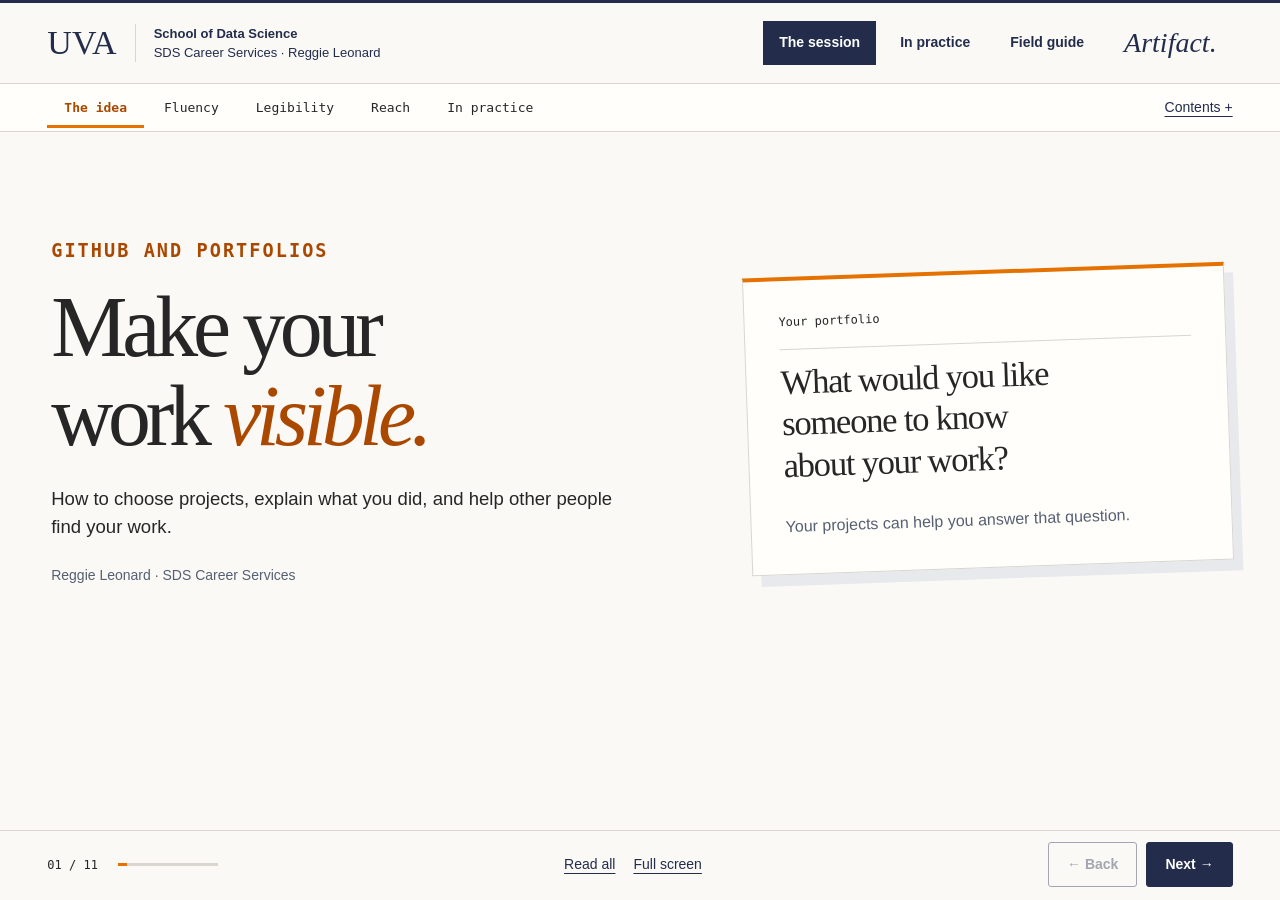
<file: index.html>
<!doctype html>
<html lang="en">
<head>
<meta charset="utf-8"><meta name="viewport" content="width=device-width,initial-scale=1">
<meta name="theme-color" content="#232D4B">
<meta name="description" content="A practical GitHub and portfolio workshop with Artifact's collection and writing kit. UVA School of Data Science, SDS Career Services.">
<meta http-equiv="Content-Security-Policy" content="default-src 'none'; script-src 'sha256-JcI5zgwdAKLTSM349fW0/XChAslTmvUOJd3Xo9PEp7k='; style-src 'unsafe-inline'; img-src data: blob:; font-src 'none'; connect-src 'none'; object-src 'none'; base-uri 'none'; form-action 'none'">
<title>Make Your Work Visible | SDS Career Services</title>
<style>:root{--navy:#232D4B;--orange:#E57200;--accent:#AA4800;--paper:#FAF9F6;--cream:#F5F3EC;--white:#fffefb;--ink:#262626;--muted:#566072;--line:#D8D6CF;--soft:#EEF0F3;--tint:#F5E9D8;--serif:Georgia,'Times New Roman',serif;--sans:-apple-system,BlinkMacSystemFont,'Segoe UI',Arial,sans-serif;--mono:ui-monospace,SFMono-Regular,Consolas,monospace}
*{box-sizing:border-box}html{scroll-behavior:smooth}body{margin:0;color:var(--ink);background:var(--paper);font-family:var(--sans);line-height:1.55}h1,h2,h3,p{margin-top:0}h1,h2{font-family:var(--serif);font-weight:400;letter-spacing:-.035em;line-height:1.13}button,input,textarea,select{font:inherit}button{cursor:pointer}button,a{-webkit-tap-highlight-color:transparent}button:disabled{cursor:default;opacity:.4}a{color:var(--navy);text-underline-offset:4px}button:focus-visible,a:focus-visible,input:focus-visible,textarea:focus-visible,summary:focus-visible,[tabindex]:focus-visible{outline:3px solid var(--accent);outline-offset:4px}button{color:inherit}a{overflow-wrap:anywhere}[hidden]{display:none!important}.sr-only{position:absolute;width:1px;height:1px;padding:0;margin:-1px;overflow:hidden;clip:rect(0,0,0,0);white-space:nowrap;border:0}.skip{position:absolute;left:16px;top:-100px;background:white;padding:12px;z-index:100}.skip:focus{top:10px}.eyebrow{font:600 12px/1.5 var(--mono);letter-spacing:.11em;text-transform:uppercase;color:var(--accent);margin-bottom:18px}.lead{font-size:clamp(18px,1.65vw,24px);line-height:1.5;max-width:880px}.small{font-size:14px;color:var(--muted);line-height:1.55}.button{display:inline-flex;gap:8px;align-items:center;justify-content:center;min-height:44px;padding:11px 18px;border:1px solid var(--navy);background:var(--navy);color:white;font-weight:600;font-size:14px;text-decoration:none;border-radius:3px}.button.secondary{background:transparent;color:var(--navy)}.buttonrow{display:flex;flex-wrap:wrap;gap:12px;align-items:center;margin:22px 0}.textbutton{border:0;background:none;color:var(--navy);padding:7px 0;text-decoration:underline;text-underline-offset:4px;font-size:14px}.masthead{display:flex;align-items:center;gap:24px;justify-content:space-between;padding:13px clamp(20px,3.7vw,64px);border-top:3px solid var(--navy);border-bottom:1px solid var(--line);min-height:74px}.brand{display:flex;align-items:center;text-align:left;gap:18px;border:0;background:none;padding:0;color:var(--navy)}.uva{font:34px var(--serif);border-right:1px solid var(--line);padding-right:18px}.brandtext{display:grid;font-size:13px;line-height:1.5}.mainnav{display:flex;gap:8px;align-items:center}.mainnav button{border:0;background:none;padding:11px 16px;font-size:14px;font-weight:600;min-height:44px;color:var(--navy)}.mainnav button[aria-current=page]{color:white;background:var(--navy)}.mainnav .artifact-word{font:italic 28px var(--serif);font-weight:400}.sectionbar{display:flex;align-items:center;justify-content:space-between;border-bottom:1px solid var(--line);padding:0 clamp(20px,3.7vw,64px);background:var(--white);min-height:48px}#chapter-nav{display:flex;flex-wrap:wrap;gap:3px}#chapter-nav button{background:none;border:0;border-bottom:3px solid transparent;padding:13px 17px 10px;font:13px var(--mono)}#chapter-nav button[aria-current=step]{color:var(--accent);border-bottom-color:var(--orange);font-weight:600}.stage{max-width:1700px;padding:32px clamp(24px,4vw,68px) 24px;margin:auto;min-height:calc(100dvh - 202px)}.slide{animation:enter .16s ease-out}.slide-title{font-size:clamp(36px,3.75vw,60px);margin-bottom:24px;max-width:1170px}.slide h2{font-size:clamp(23px,2vw,32px)}.slide p{font-size:clamp(17px,1.45vw,22px)}.slide .small{font-size:14px}.deckfooter{position:sticky;bottom:0;z-index:10;display:flex;align-items:center;justify-content:space-between;gap:18px;min-height:68px;border-top:1px solid var(--line);background:var(--paper);padding:10px clamp(20px,3.7vw,64px)}.progress-meta{display:flex;gap:20px;align-items:center;font:12px var(--mono)}.progress-track{height:3px;width:100px;background:var(--line)}.progress-track span{display:block;height:3px;background:var(--orange)}.deck-tools,.page-buttons{display:flex;gap:18px;align-items:center}.page-buttons{gap:9px}.cover-grid{display:grid;grid-template-columns:1.1fr .9fr;gap:9%;align-items:center;min-height:510px}.cover-grid h1{font-size:clamp(62px,6.7vw,104px);line-height:1.04;letter-spacing:-.06em;margin-bottom:24px}.cover-grid h1 em{color:var(--accent);font-weight:400}.cover-grid .lead{max-width:660px}.cover-grid .byline{font-size:14px;color:var(--muted);margin-top:24px}.cover-paper{background:var(--white);border:1px solid var(--line);border-top:4px solid var(--orange);padding:34px;box-shadow:9px 11px 0 #e7e9ec;transform:rotate(-2deg)}.cover-paper h2{font-size:clamp(28px,2.7vw,43px);line-height:1.2}.cover-paper .file-label{font:12px var(--mono);border-bottom:1px solid var(--line);padding-bottom:20px}.cover-paper p:last-child{font-size:16px;color:var(--muted);margin:25px 0 0}.concept-grid,.presence-grid,.permission-grid{display:grid;grid-template-columns:repeat(3,1fr);gap:36px}.concept-grid{margin-top:38px}.concept-grid article,.presence-grid article,.permission-grid article{border-top:3px solid var(--navy);padding-top:23px}.concept-grid .eyebrow{margin-bottom:18px}.concept-grid h2{font-size:32px;line-height:1.18;min-height:76px}.concept-grid p:not(.eyebrow){max-width:360px}.refrain{font-family:var(--serif);font-style:italic;font-size:clamp(23px,2.2vw,34px)!important;border-top:1px solid var(--line);padding-top:25px;margin:34px 0 12px}.note-grid{display:grid;grid-template-columns:repeat(3,1fr);gap:28px;margin-top:28px}.note{padding:28px 26px 20px;box-shadow:5px 7px 0 #e5e2d8;background:#F5E8BD;border-top:3px solid #DAC785;min-height:245px}.note:nth-child(2){background:#E8EDF0;border-color:#AEBBC9}.note:nth-child(3){background:#F1E2D5;border-color:#CDAF95}.note p{font-size:19px}.closing-line{margin-top:28px}.example-layout{display:grid;grid-template-columns:.8fr 1.2fr;gap:46px;align-items:start}.employer-card{background:var(--navy);color:white;padding:27px 30px}.employer-card .eyebrow{color:#FFC080}.employer-card h2{font-size:34px}.employer-card p{font-size:19px}.employer-card a{color:white;font-size:14px}.tabs{display:flex;flex-wrap:wrap;gap:7px;margin:0 0 24px}.tabs button{background:transparent;border:1px solid var(--line);padding:10px 16px;min-height:44px;font-size:14px;border-radius:3px}.tabs button[aria-pressed=true]{background:var(--navy);border-color:var(--navy);color:white}.example-body h2{font-size:31px}.example-body p{font-size:20px}.question-callout{padding:20px 22px;background:var(--cream);border-left:4px solid var(--orange);font-size:21px;margin-top:23px}.bridge-step{border-bottom:1px solid var(--line);padding:0 0 10px;margin:0 0 13px}.bridge-step b{font-size:13px;color:var(--accent);display:block;margin-bottom:4px}.bridge-step p{font-size:18px;margin-bottom:0}.slide-links{display:flex;flex-wrap:wrap;gap:14px 26px;border-top:1px solid var(--line);padding-top:16px;margin-top:26px}.slide-links a,.slide-links button{font-size:14px;text-decoration:underline;text-underline-offset:4px;color:var(--navy);border:0;background:none;padding:4px 0;text-align:left;min-height:30px}.capability-grid{display:grid;grid-template-columns:repeat(3,1fr);gap:18px 28px}.capability-grid article{border-top:2px solid var(--navy);padding-top:17px}.capability-grid h2{font-size:26px;margin-bottom:10px}.capability-grid p{font-size:18px;margin:0}.readme-layout{display:grid;grid-template-columns:1.4fr .7fr;gap:40px;align-items:start}.readme-paper{border:1px solid var(--line);background:var(--white)}.paper-toolbar{display:flex;align-items:center;justify-content:space-between;gap:15px;background:var(--soft);padding:12px 18px;font:12px var(--mono);border-bottom:1px solid var(--line)}.paper-toolbar .tabs{margin:0}.paper-toolbar button{padding:7px 12px;min-height:36px}.readme-paper #readme-example{padding:26px}.readme-paper h2{font-size:30px}.readme-paper p{font-size:19px}.readme-paper p:last-child{margin-bottom:0}.reader-questions h2{font-size:29px}.reader-questions ol{padding-left:23px;font-size:20px}.reader-questions li{padding:10px 0;border-bottom:1px solid var(--line)}.reader-questions .small{margin-top:20px}.presence-grid h2{font-size:30px}.presence-grid p{font-size:20px}.website-grid{display:grid;grid-template-columns:repeat(4,1fr);gap:24px;margin:26px 0}.website-grid article{padding:22px 0;border-top:3px solid var(--navy)}.website-grid h2{font-size:27px}.website-grid p{font-size:19px}.permission-grid{margin-top:35px}.permission-grid h2{font-size:29px}.permission-grid p{font-size:20px}.permission-note{background:var(--cream);padding:22px;margin-top:34px;font-size:19px!important}.message-paper{background:var(--white);border:1px solid var(--line);padding:28px 34px;max-width:1130px}.message-example{font-size:23px!important;line-height:1.6;margin-bottom:20px}.message-framework{border-top:1px solid var(--line);padding-top:18px;font-size:15px!important;color:var(--muted);margin:0}.practice-grid{display:grid;grid-template-columns:repeat(3,1fr);gap:18px;margin-top:25px}.practice-grid>button{text-align:left;background:var(--white);border:1px solid var(--line);border-top:3px solid var(--navy);padding:22px;min-height:130px;transition:border-color .15s}.practice-grid>button:hover{border-color:var(--accent);background:var(--cream)}.practice-grid h2{font-size:26px;margin-bottom:10px}.practice-grid p{font-size:17px;margin:0}.closing-grid{display:grid;grid-template-columns:1.15fr .85fr;gap:70px;align-items:center;min-height:500px}.closing-grid h1{font-size:clamp(45px,4.7vw,74px)}.closing-paper{padding:32px;background:var(--white);border-top:4px solid var(--orange)}.closing-paper h2{font-size:32px}.closing-paper p{font-size:20px}
/* Reference views */
.reference-page{max-width:1440px;padding:40px clamp(22px,4vw,64px) 70px;margin:auto}.reference-head{display:flex;justify-content:space-between;align-items:flex-start;gap:35px;margin-bottom:26px}.reference-head h1{font-size:clamp(44px,5vw,72px);margin:0 0 20px}.reference-head .button{white-space:nowrap}.reference-head .lead{font-size:20px;max-width:850px}.reference-head .eyebrow{margin-bottom:15px}.practice-links{display:flex;flex-wrap:wrap;gap:12px 28px;padding:20px 0;margin-bottom:24px;border-top:1px solid var(--line);border-bottom:1px solid var(--line)}.practice-links button{border:0;background:none;color:var(--navy);font-size:15px;padding:5px 0;text-decoration:underline;text-underline-offset:4px}.route-grid{display:grid;grid-template-columns:repeat(3,1fr);gap:24px}.route-card{padding:27px;background:var(--white);border:1px solid var(--line);border-top:3px solid var(--navy);display:flex;flex-direction:column;align-items:flex-start}.route-card h2{font-size:28px}.route-card p{font-size:16px}.route-card .button{margin-top:auto}.guide-layout{display:grid;grid-template-columns:225px minmax(0,1fr);gap:40px}.guide-layout nav{display:flex;flex-direction:column;gap:4px;position:sticky;top:15px;align-self:start}.guide-layout nav button{border:0;background:none;padding:11px 12px;text-align:left;font-size:14px;line-height:1.45;color:var(--navy)}.guide-layout nav button[aria-current=page]{background:var(--navy);color:white}.prose{font-size:17px;line-height:1.7}.prose h2{font-size:38px;margin-bottom:24px}.prose h3{font-family:var(--serif);font-size:28px;font-weight:400;margin:32px 0 15px}.prose li{margin:10px 0}.prose code{background:var(--soft);font-size:.86em;padding:2px 5px}.prose pre{white-space:pre-wrap;padding:20px;background:var(--soft);font-size:14px;line-height:1.6}.prose button{margin-right:8px}.prose .button{margin-bottom:9px}.guide-links{border-top:1px solid var(--line);margin-top:32px;padding-top:24px;display:flex;flex-wrap:wrap;gap:20px;align-items:center}.table-scroll{overflow-x:auto;margin:20px 0 28px}.table-scroll table{border-collapse:collapse;width:100%;min-width:500px;font-size:15px;line-height:1.6}th,td{text-align:left;vertical-align:top;padding:13px 14px;border-bottom:1px solid var(--line)}th{background:var(--soft);font-weight:600;color:var(--navy)}.prompt-list{display:flex;flex-wrap:wrap;gap:10px;margin-top:24px}.source-entry{padding:16px 0;border-bottom:1px solid var(--line)}.source-entry h3{font:600 18px/1.5 var(--sans);margin:7px 0}.source-entry p{font-size:15px;margin:5px 0}.source-meta{font-size:12px!important;color:var(--muted)}.searchfield{display:block;font-size:14px;margin:22px 0}.searchfield input,#source-search{display:block;width:100%;max-width:560px;margin:8px 0;padding:12px 14px;border:1px solid #a6adb8;background:var(--white);color:var(--ink);font-size:16px}.result-count{font-size:14px;color:var(--muted);margin:20px 0}.artifact-title{font-style:italic}.artifact-tabs,.lens-filters{display:flex;flex-wrap:wrap;gap:8px;margin-bottom:25px}.artifact-tabs button,.lens-filters button,.writing-nav button{background:none;border:1px solid var(--line);padding:11px 15px;min-height:44px;font-size:14px}.artifact-tabs button[aria-pressed=true],.lens-filters button[aria-pressed=true],.writing-nav button[aria-pressed=true]{background:var(--navy);color:white;border-color:var(--navy)}.collection-grid{display:grid;grid-template-columns:repeat(3,1fr);gap:26px}.portfolio-card,.reading-card{background:var(--white);border:1px solid var(--line);border-top:3px solid var(--navy);padding:28px;text-align:left;display:flex;flex-direction:column;align-items:flex-start}.portfolio-card:hover{border-color:var(--accent)}.portfolio-card h2,.reading-card h2{font-size:29px;margin-bottom:16px}.portfolio-card p,.reading-card p{font-size:16px}.portfolio-card .stage-label{font-size:13px;color:var(--muted)}.card-action{margin-top:auto;padding-top:20px;border-top:1px solid var(--line);font-size:14px;color:var(--navy);width:100%}.writing-layout{display:grid;grid-template-columns:180px minmax(0,1fr);gap:30px}.writing-nav{display:flex;flex-direction:column;gap:8px;align-self:start}.writing-nav button{text-align:left}.writing-paper{background:var(--white);border:1px solid var(--line);padding:35px}.writing-paper h2{font-size:36px}.writing-paper>p{font-size:17px}.writing-paper table{min-width:550px}.artifact-foot{margin-top:50px;border-top:1px solid var(--line);padding-top:24px;font-size:13px;color:var(--muted)}.contents-group h3{font:24px var(--serif);margin:24px 0 12px}.contents-group button{display:flex;gap:18px;align-items:flex-start;width:100%;text-align:left;background:none;border:0;border-bottom:1px solid var(--line);padding:11px 0;font-size:16px}.contents-group button span{font:12px var(--mono);padding-top:4px;color:var(--muted)}dialog{border:1px solid var(--line);background:var(--paper);color:var(--ink);width:min(850px,94vw);max-height:88dvh;padding:30px;border-radius:4px;box-shadow:0 24px 80px #0003}dialog::backdrop{background:#1521399c}.dialog-top{display:flex;gap:20px;align-items:flex-start;justify-content:space-between;margin-bottom:22px}.dialog-top h2{font-size:33px;margin:0}.dialog-close{border:1px solid var(--line);background:var(--white);padding:9px 14px;white-space:nowrap;min-height:44px}.dialog-steps{padding-left:25px}.dialog-steps li{padding:7px 0}.dialog-section{margin-top:25px;padding-top:22px;border-top:1px solid var(--line)}.task-card{padding:20px;background:var(--soft)}#copy-text{display:block;resize:vertical;width:100%;min-height:320px;max-height:55vh;white-space:pre-wrap;font:14px/1.6 var(--mono);padding:18px;background:var(--white);border:1px solid #a6adb8;color:var(--ink)}.notification{position:fixed;bottom:20px;left:50%;transform:translateX(-50%);background:var(--navy);color:white;padding:14px 20px;z-index:100;max-width:90vw;font-size:14px}.noscript{padding:30px}.read-all .slide{min-height:0;margin-bottom:70px;border-bottom:1px solid var(--line);padding-bottom:35px}.read-all .deckfooter{position:relative}.read-all .stage{min-height:0}#main:focus{outline:none}
@keyframes enter{from{opacity:.4;transform:translateY(3px)}to{opacity:1;transform:none}}
@media(max-width:1120px){.masthead{gap:12px}.brandtext{font-size:11px}.mainnav button{padding:10px 12px}.cover-grid{min-height:420px;gap:6%}.concept-grid,.presence-grid,.permission-grid{gap:24px}.concept-grid h2{font-size:27px;min-height:66px}.note{padding:23px 21px}.note p{font-size:17px}.readme-layout{gap:24px}.readme-paper p{font-size:17px}.reader-questions ol{font-size:18px}.example-layout{gap:26px}.stage{padding-top:28px}.website-grid{gap:18px}.guide-layout{grid-template-columns:190px minmax(0,1fr);gap:28px}.route-grid{gap:18px}.practice-grid h2{font-size:23px}.practice-grid p{font-size:16px}}
@media(max-width:820px){.masthead{flex-wrap:wrap;padding:14px 20px}.mainnav{width:100%;justify-content:space-between;gap:4px}.mainnav button{font-size:13px;padding:10px 12px}.mainnav .artifact-word{font-size:25px}.brandtext{font-size:12px}.sectionbar{padding:0 15px}#chapter-nav button{padding:12px 9px;font-size:11px}.sectiontools button{font-size:12px}.stage{padding:28px 22px;min-height:calc(100dvh - 238px)}.slide-title{font-size:39px}.cover-grid,.closing-grid{grid-template-columns:1fr;gap:30px;min-height:0}.cover-grid h1{font-size:74px}.cover-paper{max-width:550px}.cover-paper h2{font-size:30px}.concept-grid,.note-grid,.presence-grid,.permission-grid{gap:20px}.concept-grid h2{font-size:23px;min-height:60px}.concept-grid p:not(.eyebrow){font-size:16px}.refrain{font-size:24px!important}.example-layout,.readme-layout{grid-template-columns:1fr;gap:25px}.employer-card{padding:24px}.employer-card h2 br{display:none}.employer-card p{font-size:18px}.reader-questions ol{display:flex;gap:20px;margin:10px 0 20px;padding-left:20px}.reader-questions ol li{flex:1;font-size:16px}.reader-questions h2 br{display:none}.reader-questions h2{font-size:24px}.reader-questions .small{margin:10px 0}.capability-grid{grid-template-columns:repeat(2,1fr)}.capability-grid p{font-size:17px}.practice-grid{grid-template-columns:repeat(2,1fr)}.message-example{font-size:20px!important}.reference-page{padding:30px 22px 50px}.reference-head{display:block}.reference-head>.button{margin-bottom:20px}.route-grid,.collection-grid{grid-template-columns:repeat(2,1fr)}.guide-layout{display:block}.guide-layout nav{flex-direction:row;flex-wrap:wrap;position:static;margin-bottom:25px;border-bottom:1px solid var(--line);padding-bottom:15px}.guide-layout nav button{font-size:13px;padding:9px}.writing-layout{grid-template-columns:1fr}.writing-nav{flex-direction:row;flex-wrap:wrap}.writing-nav button{font-size:13px}.deckfooter{padding:11px 20px}.progress-track{width:65px}.deck-tools{gap:12px}.deck-tools .textbutton{font-size:12px}.page-buttons .button{padding:10px 13px}.prose h2{font-size:32px}.closing-grid h1{font-size:51px}.website-grid{grid-template-columns:repeat(2,1fr)}}
@media(max-width:560px){.slide-title{font-size:34px}.slide-title br{display:none}.cover-grid h1{font-size:64px}.cover-paper{transform:none;margin-right:8px}.concept-grid,.note-grid,.presence-grid,.permission-grid,.route-grid,.collection-grid{grid-template-columns:1fr}.concept-grid{margin-top:25px}.concept-grid h2{min-height:0}.concept-grid h2 br{display:none}.concept-grid article{padding-top:18px}.concept-grid p:not(.eyebrow){font-size:18px;max-width:none}.note{min-height:0}.note p{font-size:18px}.note-grid{gap:16px}.capability-grid{grid-template-columns:1fr}.capability-grid article{padding-bottom:8px}.website-grid{grid-template-columns:1fr;gap:8px}.practice-grid{grid-template-columns:1fr;gap:14px}.practice-grid>button{min-height:0}.practice-grid h2{font-size:26px}.reader-questions ol{display:block}.reader-questions li{font-size:18px!important}.message-paper{padding:23px}.message-example{font-size:19px!important}.reference-head h1{font-size:44px}.reference-head .lead{font-size:18px}.progress-track{display:none}.deckfooter{gap:10px}.deck-tools{gap:8px}.page-buttons{gap:6px}.page-buttons .button{padding:10px;font-size:13px}.slide-links{gap:12px}.stage{padding:26px 20px}.mainnav button{padding:8px 9px}.sectionbar{flex-wrap:wrap;padding-bottom:4px}.sectiontools .textbutton{padding-left:8px}.writing-paper{padding:22px}.writing-paper h2{font-size:30px}dialog{padding:22px}.dialog-top h2{font-size:28px}#chapter-nav button{padding:12px 8px}.closing-paper{padding:24px}.closing-grid h1{font-size:42px}}

@media(min-width:821px) and (max-height:850px){.stage{padding-top:24px;padding-bottom:18px}.slide-title{font-size:clamp(36px,3.1vw,46px);margin-bottom:19px}.slide .lead{font-size:20px}.slide p{font-size:18px}.slide .eyebrow{font-size:12px}.cover-grid{min-height:440px}.cover-grid h1{font-size:80px}.concept-grid{margin-top:24px}.concept-grid article,.presence-grid article,.permission-grid article{padding-top:17px}.concept-grid h2{font-size:28px;min-height:66px}.refrain{margin-top:25px;padding-top:20px;font-size:28px!important}.note{min-height:205px}.employer-card{padding:24px}.employer-card h2{font-size:29px}.employer-card p{font-size:17px}.example-body h2{font-size:27px}.example-body p{font-size:18px}.question-callout{font-size:18px;padding:15px 18px}.bridge-step{padding-bottom:8px;margin-bottom:10px}.example-body .small{font-size:14px;line-height:1.5}.bridge-step p{font-size:17px}.slide-links{margin-top:20px;padding-top:12px}.readme-paper #readme-example{padding:22px}.readme-paper h2{font-size:26px}.readme-paper p{font-size:17px}.reader-questions h2{font-size:26px}.reader-questions ol{font-size:18px}.reader-questions li{padding:8px 0}.message-paper{padding:24px}.message-example{font-size:20px!important;line-height:1.5}.message-framework{font-size:14px!important;padding-top:12px}.practice-grid>button{min-height:112px;padding:18px}.practice-grid h2{font-size:24px}.practice-grid p{font-size:16px}.closing-grid{min-height:430px}.website-grid{margin:18px 0;gap:18px}.website-grid h2{font-size:24px}.website-grid p{font-size:17px}}
@media(prefers-reduced-motion:reduce){html{scroll-behavior:auto}*,*:before,*:after{animation:none!important;transition:none!important}}
@media print{@page{size:landscape;margin:14mm}body{background:white}.masthead,.sectionbar,.deckfooter,.slide-links,.tabs,.button,.textbutton,.notification,dialog{display:none!important}.stage{padding:0;max-width:none}.slide{display:block!important;break-after:page;break-inside:avoid;padding:15px 0}.slide-title{font-size:30pt}.slide p{font-size:13pt}.slide h2{font-size:20pt}.cover-grid{min-height:0}.cover-grid h1{font-size:54pt}.cover-paper{box-shadow:none}.concept-grid{margin-top:20px}.reference-page{padding:0}#work-view,#guide-view,#artifact-view{display:none!important}.slide:last-child{break-after:auto}.read-all .slide{margin:0}.practice-grid{grid-template-columns:repeat(3,1fr)}.practice-grid>button{display:block;border:1px solid #aaa;min-height:0}.reader-questions .small{font-size:10pt}.message-example{font-size:15pt!important}}
</style>
</head>
<body data-default="session">
<a class="skip" href="#main">Skip to content</a>
<header class="masthead"><button class="brand" data-view="session" aria-label="Make Your Work Visible home"><span class="uva">UVA</span><span class="brandtext"><b>School of Data Science</b><span>SDS Career Services · Reggie Leonard</span></span></button><nav class="mainnav" aria-label="Main navigation"><button data-view="session" aria-current="page">The session</button><button data-view="work">In practice</button><button data-view="guide">Field guide</button><button class="artifact-word" data-artifact="collection">Artifact<span aria-hidden="true">.</span></button></nav></header>
<div class="sectionbar"><nav id="chapter-nav" aria-label="Workshop chapters"></nav><div class="sectiontools"><button class="textbutton" data-action="contents">Contents +</button></div></div>
<main id="main" tabindex="-1">
<div id="session-view"><div class="stage" id="stage"><section class="slide" data-scene="1" aria-label="GitHub and portfolios"><div class="cover-grid"><div><p class="eyebrow">GitHub and portfolios</p><h1>Make your<br>work <em>visible.</em></h1><p class="lead">How to choose projects, explain what you did, and help other people find your work.</p><p class="byline">Reggie Leonard · SDS Career Services</p></div><aside class="cover-paper"><p class="file-label">Your portfolio</p><h2>What would you like<br>someone to know<br>about your work?</h2><p>Your projects can help you answer that question.</p></aside></div>
</section>
<section class="slide" data-scene="2" aria-label="Fluency, legibility, and reach" hidden><h1 class="slide-title">A portfolio supports more<br>than your job search.</h1><div class="concept-grid"><article><p class="eyebrow">Fluency</p><h2>You understand<br>the work.</h2><p>Projects help you encounter the questions, decisions, and language of the field.</p></article><article><p class="eyebrow">Legibility</p><h2>Others can recognize<br>your contribution.</h2><p>Specific examples show what your skills look like when you use them.</p></article><article><p class="eyebrow">Reach</p><h2>People have a reason<br>to engage with it.</h2><p>You can share a project in a conversation, a post, an application, or an interview.</p></article></div><p class="refrain">The work builds fluency. The explanation builds legibility.</p>
</section>
<section class="slide" data-scene="3" aria-label="What could you work on?" hidden><h1 class="slide-title">What could you work on today?</h1><p class="lead">Write one possibility on each note, then compare ideas at your table.</p><div class="note-grid"><article class="note"><h2>An assignment</h2><p>Perhaps an assignment could use a clearer chart, another code review, or a better explanation in its README.</p></article><article class="note"><h2>A curiosity</h2><p>Do you run slower in the heat? Why have egg prices changed? What makes one app’s recommendations feel better than another’s?</p></article><article class="note"><h2>Something to learn</h2><p>Would you like more experience with databases or APIs? Have you wondered how to explain a technical result to a nontechnical person?</p></article></div><p class="small closing-line">No burning passion or original startup idea required.</p>
</section>
<section class="slide" data-scene="4" aria-label="A job description can suggest your next project" hidden><h1 class="slide-title">A job description can suggest<br>your next project.</h1><div class="example-layout"><aside class="employer-card"><p class="eyebrow">Figma · Data Science Intern</p><h2>Look for a task,<br>not only a tool.</h2><p>The posting describes investigating product use, choosing measures of success, and informing decisions.</p><p class="source-line"><a data-source-link="job-figma">Read the internship description ↗</a></p></aside><div><div class="tabs" role="group" aria-label="Job description example"><button data-panel="job" data-value="task" aria-pressed="true">The employer’s task</button><button data-panel="job" data-value="bridge" aria-pressed="false">A way to practice</button></div><div id="job-example" class="example-body"></div></div></div><div class="slide-links"><a data-source-link="board">SDS Job &amp; Internship Opportunities Board ↗</a><button data-route="bridge">Use a posting to find a project →</button></div>
</section>
<section class="slide" data-scene="5" aria-label="Choose projects that show different strengths" hidden><h1 class="slide-title">Choose projects that show<br>different strengths.</h1><div class="capability-grid"><article><h2>Analysis and decisions</h2><p>Explain a finding, a recommendation, and the limits of what the data can tell you.</p></article><article><h2>Relational data and APIs</h2><p>Show how you combined sources and made the resulting data useful.</p></article><article><h2>Cloud and usable tools</h2><p>Document how someone can use a dashboard, app, or hosted analysis you understand.</p></article><article><h2>Collaboration</h2><p>Show your role in a team project, a review, or a contribution to an open-source project.</p></article><article><h2>Research and evaluation</h2><p>Compare approaches, investigate a surprising result, or explain what did not work.</p></article><article><h2>Domain knowledge</h2><p>Use a question from sports, public policy, healthcare, or another field you care about.</p></article></div><div class="slide-links"><button data-artifact="collection">See different approaches in Artifact →</button><button data-guide="projects">Choose and evaluate your examples →</button></div>
</section>
<section class="slide" data-scene="6" aria-label="Explain the question, your approach, and the result" hidden><h1 class="slide-title">Explain the question, your<br>approach, and the result.</h1><div class="readme-layout"><div class="readme-paper"><div class="paper-toolbar"><span>README.md</span><div class="tabs" role="group" aria-label="Project explanation versions"><button data-panel="readme" data-value="before" aria-pressed="true">Before</button><button data-panel="readme" data-value="after" aria-pressed="false">After</button></div></div><div id="readme-example"></div></div><aside class="reader-questions"><h2>Ask the same<br>three questions.</h2><ol><li>What problem or question?</li><li>What approach and contribution?</li><li>What result or current progress?</li></ol><p class="small">An illustrative project plan inspired by the Figma task, not work completed for Figma.</p></aside></div><div class="slide-links"><button data-route="readme">Work on a project explanation →</button><a data-source-link="gh-readme">GitHub’s README guidance ↗</a></div>
</section>
<section class="slide" data-scene="7" aria-label="Build a presence that helps someone understand you" hidden><h1 class="slide-title">Help someone understand you<br>and find your work.</h1><div class="tabs" role="group" aria-label="Portfolio options"><button data-panel="presence" data-value="about" aria-pressed="true">What to include</button><button data-panel="presence" data-value="github" aria-pressed="false">GitHub options</button><button data-panel="presence" data-value="website" aria-pressed="false">Website options</button></div><div id="presence-example"></div><div class="slide-links"><a data-source-link="reggie-profile">Reggie’s profile ↗</a><a data-source-link="ckalib-profile">Ckalib’s profile ↗</a><button data-guide="platforms">Compare platforms and setup guides →</button></div>
</section>
<section class="slide" data-scene="8" aria-label="Decide what you can share" hidden><h1 class="slide-title">Decide what you can share.</h1><div class="permission-grid"><article><h2>Your own work</h2><p>Check the data license and the permissions for any code, images, or materials you used.</p></article><article><h2>Course or team work</h2><p>Ask about course rules and agree with collaborators on what to publish and how to credit contributions.</p></article><article><h2>Confidential work</h2><p>Ask whether an approved case description is possible. Otherwise, choose a different example.</p></article></div><p class="permission-note">You can work on a private draft today. Removing a name does not necessarily make something safe to publish.</p><div class="slide-links"><button data-guide="permissions">Check the sharing guidance →</button><button data-route="case">Draft a permitted case description →</button></div>
</section>
<section class="slide" data-scene="9" aria-label="Introduce a project, not just a link" hidden><h1 class="slide-title">Introduce a project,<br>not just a link.</h1><p class="lead">Share one relevant piece of work and explain why you thought of this person or audience.</p><div class="tabs" role="group" aria-label="Ways to introduce a project"><button data-panel="sharing" data-value="confirmed" aria-pressed="true">Before a conversation</button><button data-panel="sharing" data-value="outreach" aria-pressed="false">Reaching out</button><button data-panel="sharing" data-value="post" aria-pressed="false">A project post</button></div><div id="sharing-example" class="message-paper"></div><div class="slide-links"><button data-route="share">Draft an introduction →</button><button data-artifact="writing">Explore Artifact’s writing kit →</button></div>
</section>
<section class="slide" data-scene="10" aria-label="What would you like to work on?" hidden><h1 class="slide-title">What would you like to work on?</h1><p class="lead">Choose something useful, open the guidance you need, and work in your own file or tool. Bring your questions as you go.</p><div class="practice-grid"><button data-route="about"><h2>Introduce yourself</h2><p>Write an About section or improve your profile.</p></button><button data-route="readme"><h2>Explain a project</h2><p>Revise a README or make your contribution clearer.</p></button><button data-work="starting"><h2>Find a starting point</h2><p>Explore a dataset, job task, or Handshake mission.</p></button><button data-route="extension"><h2>Improve existing work</h2><p>Revisit an assignment or unfinished question.</p></button><button data-route="share"><h2>Showcase your work</h2><p>Draft a post, a note, or a portfolio page.</p></button><button data-guide="tools"><h2>Explore tools and resources</h2><p>Find student offers, AI prompts, and guided practice.</p></button></div><div class="slide-links"><button data-view="work">All ways to get started →</button><button data-artifact="collection">Browse Artifact →</button><button data-guide="start">Open the field guide →</button></div>
</section>
<section class="slide" data-scene="11" aria-label="What would help you move forward?" hidden><div class="closing-grid"><div><p class="eyebrow">Your questions</p><h1>What would help you<br>move forward?</h1><p class="lead">Bring up your profile, project, or idea.<br>We can look at it together.</p></div><aside class="closing-paper"><h2>Before you leave</h2><p>Save what you worked on and identify the next change you want to make.</p><p>Ask someone what they understand about your work and what is still unclear.</p><button class="button secondary" data-guide="start">Keep the field guide</button></aside></div>
</section></div><footer class="deckfooter"><div class="progress-meta"><span id="slide-count"></span><div class="progress-track"><span id="slide-progress"></span></div></div><div class="deck-tools"><button class="textbutton" data-action="read-all" aria-pressed="false">Read all</button><button class="textbutton" data-action="fullscreen">Full screen</button></div><div class="page-buttons"><button class="button secondary" id="previous">← Back</button><button class="button" id="next">Next →</button></div></footer></div>
<section id="work-view" class="reference-page" hidden aria-labelledby="work-heading"><div class="reference-head"><div><p class="eyebrow">In practice</p><h1 id="work-heading">Ways to get started</h1><p class="lead">Choose an activity that fits what you need. Work in your own file, repository, or tool, and use the examples and prompts when they help.</p></div><button class="button secondary" data-action="return">Return to the session</button></div><div class="practice-links"><button data-guide="start">Find datasets and guided practice</button><button data-guide="platforms">Compare portfolio platforms</button><button data-guide="tools">Explore AI and student resources</button><button data-artifact="collection">Browse Artifact</button></div><nav id="work-filters" class="tabs" aria-label="Activity categories"></nav><p id="route-summary" class="small" role="status"></p><div id="route-grid" class="route-grid"></div></section>
<section id="guide-view" class="reference-page" hidden aria-labelledby="guide-heading"><div class="reference-head"><div><p class="eyebrow">A reference for during and after the workshop</p><h1 id="guide-heading">The field guide</h1></div><button class="button secondary" data-action="return">Return to the session</button></div><div class="guide-layout"><nav id="guide-nav" aria-label="Field guide topics"></nav><article id="guide-content" class="prose"></article></div></section>
<section id="artifact-view" class="reference-page artifact-page" hidden aria-labelledby="artifact-heading"><div class="reference-head"><div><p class="eyebrow">Portfolios and technical writing</p><h1 id="artifact-heading" class="artifact-title">Artifact.</h1><p class="lead">Explore how other people present their work, then borrow an approach that helps you explain your own.</p></div><button class="button secondary" data-action="return">Return to the session</button></div><nav class="artifact-tabs" aria-label="Artifact sections"><button data-artifact="collection" aria-pressed="true">The collection</button><button data-artifact="writing" aria-pressed="false">The writing kit</button><button data-artifact="readings" aria-pressed="false">Writing examples</button></nav><div id="artifact-content"></div><footer class="artifact-foot"><p>Developed by Reggie Leonard · SDS Career Services · UVA School of Data Science</p><p>Adapted from the original Artifact collection and writing kit. Use the examples to consider how you want to present your own work.</p><button class="textbutton" data-guide="about">About the collection and its sources →</button></footer></section>
</main>
<dialog id="dialog" aria-labelledby="dialog-title"><div class="dialog-top"><h2 id="dialog-title"></h2><button class="dialog-close" data-action="close" aria-label="Close dialog">Close ×</button></div><div id="dialog-body"></div></dialog>
<div id="notification" class="notification" role="status" aria-live="polite" hidden></div>
<noscript><div class="noscript"><h2>Use the printable materials when JavaScript is unavailable.</h2><p>This interactive edition uses JavaScript for navigation and the example tabs. The source package includes a printable student worksheet and complete Markdown field guide. The session content also remains in this file for printing.</p></div></noscript>
<script type="application/json" id="workshop-data">{"printables":{"student-worksheet":{"name":"student-worksheet.pdf","base64":"[base64]/[base64]"}},"session":[{"number":1,"title":"GitHub and portfolios","theme":"The idea"},{"number":2,"title":"Fluency, legibility, and reach","theme":"The idea"},{"number":3,"title":"What could you work on?","theme":"Fluency"},{"number":4,"title":"A job description can suggest your next project","theme":"Fluency"},{"number":5,"title":"Choose projects that show different strengths","theme":"Fluency"},{"number":6,"title":"Explain the question, your approach, and the result","theme":"Legibility"},{"number":7,"title":"Build a presence that helps someone understand you","theme":"Legibility"},{"number":8,"title":"Decide what you can share","theme":"Legibility"},{"number":9,"title":"Introduce a project, not just a link","theme":"Reach"},{"number":10,"title":"What would you like to work on?","theme":"In practice"},{"number":11,"title":"What would help you move forward?","theme":"In practice"}],"resources":{"version":"2.0.0","date":"2026-10-07","office":"SDS Career Services","portfolios":[{"id":"aleksandr-nikitin","name":"Aleksandr Nikitin","lens":"Builder","url":"https://github.com/nktnlx/data_analysis_portfolio","stage":"Project collection; career stage not independently established","summary":"A collection separates study work from portfolio projects and links to code, write-ups, and presentations.","pattern":"Notice how project summaries connect the task, methods, and inspectable work. Distinguishing study exercises from selected portfolio projects helps a reader understand their context.","projects":["MLDev Predictive Healthcare Service","MLOps Wine Quality Prediction Project"],"note":"The projects are described by their author. This workshop has not established clinical suitability, deployment scale, or the validity of their models.","checked":"2026-10-06","origin":"Original Artifact selection; annotation reviewed for this release."},{"id":"sukhman-singh","name":"Sukhman Singh","lens":"Builder","url":"https://github.com/SUKHMAN-SINGH-1612/Data-Science-Projects","stage":"Project collection; career stage not independently established","summary":"Projects organized by topic, with folders for room-occupancy detection and diamond-price prediction.","pattern":"Look for descriptive project names, navigable folders, and links that let you inspect an individual analysis. A large collection is not a required target.","projects":["Room Occupancy Detection","Diamond Price Prediction"],"note":"Original accuracy claims are omitted; this workshop has not evaluated the models or their test design.","checked":"2026-10-06","origin":"Original Artifact selection; annotation reviewed for this release."},{"id":"naledi-hollbruegge","name":"Naledi Hollbruegge","lens":"Storyteller","url":"https://naledi.co.uk/","stage":"Established visualization practitioner","summary":"Data work presented through questions, audience, and visual communication.","pattern":"Notice how the site connects analysis and design to a purpose. Borrow the habit of introducing the question before admiring the finished graphic.","projects":["Migrant-deaths visualization","Animated climate communication"],"note":"Examples of professional work, not a required entry-level scale.","checked":"2026-10-06","origin":"Original Artifact selection; annotation reviewed for this release."},{"id":"yan-holtz","name":"Yan Holtz","lens":"Storyteller","url":"https://www.yan-holtz.com/","stage":"Established visualization practitioner","summary":"A collection of visualization tools, teaching resources, and project examples.","pattern":"Notice how examples and explanations give someone a reason to return. Teaching a small technique is also a way to make work useful.","projects":["Data to Viz","Graph galleries"],"note":"Teaching resources and tools are reference examples, not proof of an individual learner’s competence.","checked":"2026-10-06","origin":"Original Artifact selection; annotation reviewed for this release."},{"id":"ger-inberg","name":"Ger Inberg","lens":"Storyteller","url":"https://gerinberg.com/","stage":"Established data practitioner","summary":"Dashboard and analysis projects presented around practical uses.","pattern":"Inspect what the project is for, what the reader can try, and how the explanation relates to the interface.","projects":["Data quality dashboard","Winter Olympics speed-skating analysis"],"note":"Project titles are grounded in the portfolio; no customer impact is inferred.","checked":"2026-10-06","origin":"Original Artifact selection; annotation reviewed for this release."},{"id":"nana-safo-duker","name":"Nana Safo-Duker","lens":"Expert","url":"https://github.com/Nana-Safo-Duker","stage":"Profile selection; career stage not independently established","summary":"A domain-focused profile links bioinformatics, clinical analytics, and predictive-analysis collections.","pattern":"Notice how domain-specific questions organize the profile. Inspect the repository explanations rather than treating a healthcare label as clinical validation.","projects":["Clinical data science and health analytics","AI/ML bioinformatics and precision medicine"],"note":"The linked profile supports the domain framing. Current employment and the original pilot’s specific performance claims are not independently established.","checked":"2026-10-06","origin":"Original Artifact selection; annotation reviewed for this release."},{"id":"edd-webster","name":"Edd Webster","lens":"Expert","url":"https://eddwebster.com/","stage":"Established football-analytics practitioner","summary":"Football analysis connects a specific domain with methods and project documentation.","pattern":"Notice how a domain gives analytical questions context. You can start with an interest without claiming the scale or access of a professional team.","projects":["Player-recruitment analysis","Expected-goals and pitch-control work"],"note":"No claim is made that one portfolio caused a particular job outcome.","checked":"2026-10-06","origin":"Original Artifact selection; annotation reviewed for this release."},{"id":"giannis-tolios","name":"Giannis Tolios","lens":"Expert","url":"https://giannis.io","stage":"Established data practitioner","summary":"A personal site connecting data work, climate interests, and a machine-learning book.","pattern":"Notice the relationship between subject interests, writing, and linked work. A short landing page can direct readers to deeper evidence.","projects":["Simplifying Machine Learning with PyCaret","Linked GitHub work"],"note":"The pilot’s Renewcast and climate-visualization project descriptions were not confirmed on the reviewed landing page.","checked":"2026-10-06","origin":"Original Artifact selection; annotation reviewed for this release."},{"id":"zihao-xu","name":"Zihao Xu","lens":"Researcher","url":"https://github.com/zihaoxu/My_Portfolio","stage":"Graduate-era portfolio","summary":"Research and analysis projects use several evidence forms, including write-ups and code.","pattern":"Look for the distinction between a completed artifact and work in progress. Research context and open questions can be made explicit.","projects":["FLORABERT project","Bag of Little Random Forests"],"note":"Treat this as an archived graduate-era example, not a claim about current student status.","checked":"2026-10-06","origin":"Original Artifact selection; annotation reviewed for this release."},{"id":"julia-bieniewska","name":"Julia Bieniewska","lens":"Researcher","url":"https://juliabieniewska.github.io/","stage":"Student-era portfolio","summary":"A physics background is connected with data analysis and new research questions.","pattern":"Notice how individual projects introduce a question and link to fuller explanations. Prior disciplinary experience can be relevant material.","projects":["Parliamentary-speech generation","Indie-game market analysis"],"note":"Career-stage wording describes the portfolio’s framing, not a verified present role.","checked":"2026-10-06","origin":"Original Artifact selection; annotation reviewed for this release."},{"id":"kelly-j-adams","name":"Kelly J. Adams","lens":"Analyst","url":"https://www.kellyjadams.com/portfolio","stage":"Practitioner project collection","summary":"Project pages connect written explanations with repository evidence.","pattern":"Compare what the write-up explains with what the repository lets you inspect. A reader should not have to guess how the two relate.","projects":["Churn Predictive Model","Python Weekly Report"],"note":"The original Spotify-pipeline description was not confirmed; currently visible projects are used instead.","checked":"2026-10-06","origin":"Original Artifact selection; annotation reviewed for this release."},{"id":"tianna-parris","name":"Tianna Parris","lens":"Analyst","url":"https://tiannaparris.github.io/TiannaTheAnalyst/","stage":"Portfolio collection; career stage not independently established","summary":"A portfolio organized around familiar tools and forms of analysis.","pattern":"Tool categories can help navigation. Look inside a project for a question and contribution rather than treating the category alone as evidence.","projects":["Python and R categories","SQL and visualization categories"],"note":"Tool labels do not establish proficiency in every tool or a hiring outcome.","checked":"2026-10-06","origin":"Original Artifact selection; annotation reviewed for this release."}],"writing_guides":[{"lens":"Builder","title":"Explain how the system works","audience":"A technical teammate or reviewer","description":"Help a reader follow the structure, a consequential choice, and what you checked.","rows":[{"section":"Problem and constraints","include":"What were you trying to make possible, and what limited the approach?","reason":"The reader needs to understand the task before the tool choices."},{"section":"Structure","include":"Describe the main parts; add a diagram when it clarifies their relationship.","reason":"A reader can see how inputs become outputs."},{"section":"A technical decision","include":"Compare one choice with an alternative you considered.","reason":"This gives the reader evidence of reasoning rather than a tool list."},{"section":"Implementation","include":"Link to the relevant code or configuration and explain your contribution.","reason":"The explanation points to something a reader can inspect."},{"section":"A problem and a check","include":"Describe an actual obstacle and how you investigated it.","reason":"Small debugging stories are useful when they are specific and accurate."},{"section":"Limits and next steps","include":"Explain what remains untested or unfinished.","reason":"A reader can distinguish a working part from a future plan."}],"template":"# [Your project or question]\n\n**Status:** [Planned / in progress / completed, with date]\n\n## Problem and constraints\n[What were you trying to make possible, and what limited the approach?]\n\n## Structure\n[Describe the main parts; add a diagram when it clarifies their relationship.]\n\n## A technical decision\n[Compare one choice with an alternative you considered.]\n\n## Implementation\n[Link to the relevant code or configuration and explain your contribution.]\n\n## A problem and a check\n[Describe an actual obstacle and how you investigated it.]\n\n## Limits and next steps\n[Explain what remains untested or unfinished.]\n\n## Contribution and acknowledgments\n[State your contribution and credit collaborators, data, code, templates, and assistance where relevant.]\n","origin":"Adapted from the corresponding six-part guide in Reggie’s original Artifact HTML. Specific fictional results and unfinished code were replaced with prompts."},{"lens":"Analyst","title":"Explain an analysis and its implications","audience":"Someone who needs to make a decision","description":"Connect the question, evidence, and interpretation without inventing business impact.","rows":[{"section":"Question","include":"What decision or uncertainty motivated the analysis?","reason":"It establishes why the work matters."},{"section":"Scope and data","include":"Describe the source, unit of analysis, period, and exclusions.","reason":"The reader can see what the analysis includes."},{"section":"Approach","include":"Explain the methods that matter to the question.","reason":"Methods are understandable in context."},{"section":"Findings","include":"Report what you actually observed, with a figure or result when available.","reason":"A claim can be connected to evidence."},{"section":"Meaning","include":"Explain what the result supports and what it does not.","reason":"An observation is not automatically a causal answer."},{"section":"Next decision","include":"Propose a next action, information need, or follow-up analysis.","reason":"Separate recommendations and estimates from measured outcomes."}],"template":"# [Your project or question]\n\n**Status:** [Planned / in progress / completed, with date]\n\n## Question\n[What decision or uncertainty motivated the analysis?]\n\n## Scope and data\n[Describe the source, unit of analysis, period, and exclusions.]\n\n## Approach\n[Explain the methods that matter to the question.]\n\n## Findings\n[Report what you actually observed, with a figure or result when available.]\n\n## Meaning\n[Explain what the result supports and what it does not.]\n\n## Next decision\n[Propose a next action, information need, or follow-up analysis.]\n\n## Contribution and acknowledgments\n[State your contribution and credit collaborators, data, code, templates, and assistance where relevant.]\n","origin":"Adapted from the corresponding six-part guide in Reggie’s original Artifact HTML. Specific fictional results and unfinished code were replaced with prompts."},{"lens":"Expert","title":"Explain a concept in its domain","audience":"A peer or a reader new to the topic","description":"Make the knowledge accessible while being clear about prerequisites and limits.","rows":[{"section":"Reader and prerequisites","include":"Who is the explanation for, and what should they already know?","reason":"The starting assumptions become explicit."},{"section":"Concept and relevance","include":"Explain the concept and why it matters in this setting.","reason":"Domain context gives terminology meaning."},{"section":"A concrete example","include":"Work through a small example in a way a reader can follow.","reason":"Examples connect abstraction with use."},{"section":"Your reasoning","include":"Explain the choices in the example, including technical details when needed.","reason":"The reader can follow why the steps were chosen."},{"section":"Limits","include":"Describe where the example stops or the explanation needs qualification.","reason":"A small example is not a universal rule."},{"section":"Sources and next learning","include":"Link to the original documentation or research you used.","reason":"Readers can check and extend the explanation."}],"template":"# [Your project or question]\n\n**Status:** [Planned / in progress / completed, with date]\n\n## Reader and prerequisites\n[Who is the explanation for, and what should they already know?]\n\n## Concept and relevance\n[Explain the concept and why it matters in this setting.]\n\n## A concrete example\n[Work through a small example in a way a reader can follow.]\n\n## Your reasoning\n[Explain the choices in the example, including technical details when needed.]\n\n## Limits\n[Describe where the example stops or the explanation needs qualification.]\n\n## Sources and next learning\n[Link to the original documentation or research you used.]\n\n## Contribution and acknowledgments\n[State your contribution and credit collaborators, data, code, templates, and assistance where relevant.]\n","origin":"Adapted from the corresponding six-part guide in Reggie’s original Artifact HTML. Specific fictional results and unfinished code were replaced with prompts."},{"lens":"Researcher","title":"Document an investigation or reproduction","audience":"A research peer, supervisor, or interested practitioner","description":"Make assumptions, methods, and results traceable, including inconclusive outcomes.","rows":[{"section":"Question or claim","include":"Name the question you investigate or the published claim you examine.","reason":"The scope of inquiry is clear."},{"section":"Setup","include":"Document the data, procedure, and relevant conditions.","reason":"Someone can understand what was actually attempted."},{"section":"Unspecified choices","include":"Record gaps in the instructions and how you resolved them.","reason":"Assumptions become visible rather than hidden."},{"section":"Results","include":"Compare actual observations with the reference on comparable terms.","reason":"A difference is described without inventing its cause."},{"section":"Interpretation","include":"Discuss uncertainty and plausible explanations that remain to be tested.","reason":"Inconclusive and negative results still deserve careful explanation."},{"section":"Evidence","include":"Link to the paper, code version, logs, or records that support the account.","reason":"The report has a traceable basis."}],"template":"# [Your project or question]\n\n**Status:** [Planned / in progress / completed, with date]\n\n## Question or claim\n[Name the question you investigate or the published claim you examine.]\n\n## Setup\n[Document the data, procedure, and relevant conditions.]\n\n## Unspecified choices\n[Record gaps in the instructions and how you resolved them.]\n\n## Results\n[Compare actual observations with the reference on comparable terms.]\n\n## Interpretation\n[Discuss uncertainty and plausible explanations that remain to be tested.]\n\n## Evidence\n[Link to the paper, code version, logs, or records that support the account.]\n\n## Contribution and acknowledgments\n[State your contribution and credit collaborators, data, code, templates, and assistance where relevant.]\n","origin":"Adapted from the corresponding six-part guide in Reggie’s original Artifact HTML. Specific fictional results and unfinished code were replaced with prompts."},{"lens":"Storyteller","title":"Write a data story someone can follow","audience":"A reader who needs context rather than every implementation detail","description":"Guide the reader through a real question and the evidence that informs it.","rows":[{"section":"Opening question","include":"Introduce an observation, question, or documented finding.","reason":"The reader knows why the story exists."},{"section":"Context","include":"Explain the setting and where the data came from.","reason":"The evidence is not detached from its source."},{"section":"Visual explanation","include":"Choose figures that each do a particular explanatory job.","reason":"A chart should answer something, not simply decorate the page."},{"section":"Interpretation","include":"Write what each figure supports and where uncertainty remains.","reason":"Captions and text help the reader avoid overreading the image."},{"section":"Main takeaway","include":"State the conclusion at the scale the evidence supports.","reason":"The story does not need a dramatic claim to be useful."},{"section":"What follows","include":"Suggest a question, implication, or further source.","reason":"A reader knows what to think about next."}],"template":"# [Your project or question]\n\n**Status:** [Planned / in progress / completed, with date]\n\n## Opening question\n[Introduce an observation, question, or documented finding.]\n\n## Context\n[Explain the setting and where the data came from.]\n\n## Visual explanation\n[Choose figures that each do a particular explanatory job.]\n\n## Interpretation\n[Write what each figure supports and where uncertainty remains.]\n\n## Main takeaway\n[State the conclusion at the scale the evidence supports.]\n\n## What follows\n[Suggest a question, implication, or further source.]\n\n## Contribution and acknowledgments\n[State your contribution and credit collaborators, data, code, templates, and assistance where relevant.]\n","origin":"Adapted from the corresponding six-part guide in Reggie’s original Artifact HTML. Specific fictional results and unfinished code were replaced with prompts."}],"readings":[{"title":"How I Built my First Data Pipeline (As a Student)","url":"https://medium.com/@meddrazin12/how-i-built-my-first-data-pipeline-with-airflow-docker-and-postgresql-as-a-student-0492fdb4d6a4","lens":"Builder","status":"Reviewed October 6, 2026","note":"A student-authored account that separates what was built from possible next steps. Study the explanation rather than copying the scale or claiming the work."},{"title":"My First Data Pipeline Project (COVID API)","url":"https://dev.to/mohhddhassan/my-first-data-pipeline-project-using-airflow-docker-postgres-covid-api-edition-39a5","lens":"Builder","status":"Reviewed October 6, 2026","note":"An internship-era project account. Look for how the author introduces the data flow, setup, and lessons learned."},{"title":"Data Analysis using F1 Telemetry","url":"https://medium.com/@samyak.bhansali.201559/data-analysis-using-f1-telemetry-462da3af6b17","lens":"Analyst","status":"Reviewed October 6, 2026","note":"A focused sports-analysis question. Notice how a specific comparison gives the write-up a purpose."},{"title":"Formula 1 Telemetry Analysis in Python and Tableau","url":"https://www.thedataschool.co.uk/dan-wade/formula-1-telemetry-analysis-in-python-and-tableau/","lens":"Analyst","status":"Reviewed October 6, 2026","note":"A connected Python-and-Tableau explanation. Look for transitions from data preparation to interpretation."},{"title":"Transformers from Scratch","url":"https://peterbloem.nl/blog/transformers","lens":"Expert","status":"Reviewed October 6, 2026","note":"An established academic’s technical explanation, not an entry-level benchmark. Notice how intuition precedes implementation."},{"title":"Transformers from Scratch in PyTorch","url":"https://medium.com/the-dl/transformers-from-scratch-in-pytorch-8777e346ca51","lens":"Expert","status":"Reviewed October 6, 2026","note":"A practitioner’s incremental technical explanation. The linked code is material to inspect, not something this workshop has validated."},{"title":"Reproduce, Rerun, Repeat","url":"https://blog.chameleoncloud.org/posts/reproduce-rerun-repeat-the-fun-way-to-learn-machine-learning/","lens":"Researcher","status":"Reviewed October 6, 2026","note":"A research-learning account about replication, assumptions, and constraints. A missing detail can become something worth documenting."},{"title":"The Portfolio that Got Me a Job","url":"https://towardsdatascience.com/the-portfolio-that-got-me-a-data-scientist-job-513cc821bfe4/","lens":"Storyteller","status":"Original link retained; page could not be rechecked","note":"A personal portfolio account from the original collection. Its contents are not treated as verified guidance in this edition."},{"title":"3 Data Science Projects That Got Me 12 Interviews","url":"https://medium.com/pipeline-a-data-engineering-resource/3-data-science-projects-that-got-me-12-interviews-and-1-that-got-me-in-trouble-f376682b4e21","lens":"Storyteller","status":"Reviewed October 6, 2026","note":"A personal account of portfolio projects and interviews. The title reports the author’s experience; it is not a promised outcome."}],"routes":[{"id":"about","group":"existing","title":"Write or improve your About section","why":"Introduce your interests and the kind of work you are learning to do, then make relevant projects easy to find.","where":"Your GitHub bio, profile README, LinkedIn About section, or a document.","steps":["Write two or three sentences about what you study, the questions you care about, and the work you are exploring.","Choose one or two projects that make those interests concrete. Add direct links when you can share them.","Add a professional way to contact you, your LinkedIn profile, and a public-safe résumé if useful. Ask a neighbor what they now understand about you."],"done":"You have an introduction and a short list of links that support it.","fallback":"Use the profile outline and leave space for project links you will add later.","refs":["gh-profile","gh-front"],"prompt":"legibility","template":"profile"},{"id":"profile","group":"existing","title":"Create or revise your profile README","why":"Introduce your interests and selected work in a way that reflects you. A plain-text introduction is a valid starting point.","where":"Your username-matching repository, following GitHub’s official steps.","steps":["Compare Reggie’s and Ckalib’s profiles. Choose one organizational idea you would use differently.","Follow the official profile README instructions. If the repository already exists, edit it rather than creating another.","Write a short introduction and explain one project you may share. Check that the project link works for the intended reader."],"done":"Your profile has a clearer introduction or one more useful project description.","fallback":"Draft the introduction locally while you resolve account access later.","refs":["gh-front","ckalib-profile","reggie-profile"],"prompt":"legibility","template":"profile"},{"id":"readme","group":"existing","title":"Explain a project in your README","why":"Use the three-question framework to help someone understand work you have already done.","where":"Your existing project README, or a document you can paste into it later.","steps":["Choose a project and write the problem or question in language a classmate outside the course could understand.","Describe your technical approach and your contribution. Explain one decision instead of listing every tool.","Add the result or current progress, a link to evidence, and one limitation. Ask a partner what is still unclear."],"done":"You have a revised opening and know which evidence it should link to.","fallback":"Work from an assignment description and draft only the problem and your actual contribution.","refs":["gh-readme","gh-profile"],"prompt":"legibility","template":"readme"},{"id":"extension","group":"existing","title":"Extend an assignment you already finished","why":"Return to a part you rushed or a question the assignment did not require you to explore.","where":"The original notebook, project, chart, or a short planning document.","steps":["Identify one specific change: a clearer chart, a more careful explanation, a code review request, or a question you left open.","Make a change you understand and can explain. For technical uncertainty, use your course resources or ask a technical peer.","Record what changed and why. If implementation needs more time, save an issue that describes the next action."],"done":"You have a small revision or a well-defined next step, with a reason for it.","fallback":"Write the question and the first thing you need to inspect rather than starting a large rebuild.","refs":["gh-readme","cookiecutter"],"prompt":"fluency","template":"extension"},{"id":"case","group":"existing","title":"Explain work you cannot publish in full","why":"Find out what you may share before writing a public project description.","where":"A private note until permission is clear.","steps":["Check the assignment, internship, employer, data, and collaborator restrictions.","Draft only the problem, your role, and an approach or lesson you are permitted to discuss. Leave out identifying or proprietary details.","List any approval still needed. Ask the relevant person before publishing."],"done":"You have a permitted explanation or a clear approval request.","fallback":"Work with a separate public-data example, or keep the note private.","refs":["gh-secrets"],"prompt":"legibility","template":"case"},{"id":"question","group":"starting","title":"Borrow a dataset and find a question","why":"Explore an existing source without treating every available column as a project requirement.","where":"A dataset page, spreadsheet, notebook, or your notes.","steps":["Open Data.gov, Kaggle, TidyTuesday, or another source relevant to your interests.","Inspect the description and a few fields. Write one question the data might help answer, and one they probably cannot.","Save the source link, access conditions, and a first inspection you can realistically make."],"done":"You have a specific question tied to a source you have actually inspected.","fallback":"Read a project in the collection and note the question you would ask differently.","refs":["datagov","kaggle","tidy","weather"],"prompt":"fluency","template":"question"},{"id":"bridge","group":"starting","title":"Build a bridge from a job description","why":"Use a task in a role you want to identify something worthwhile to practice next.","where":"The SDS board or one of the employer examples, plus a note.","steps":["Open a posting and identify a task expressed as an action, not only a skill or tool name.","Write what you can already demonstrate and what you would like to practice. Use the bridge examples for scale.","Choose a small investigation, comparison, explanation, or project extension. Record the first action and what you hope to learn."],"done":"You have a realistic next experience connected to a task that interests you.","fallback":"Use the Figma or CSIS task excerpt saved in the workshop if the live posting closes or access fails.","refs":["board","job-figma","job-csis"],"prompt":"bridge","template":"bridge"},{"id":"practice","group":"starting","title":"Practice with an external learning resource","why":"Use a provider-authored exercise to investigate the learning gap you identified.","where":"DataLemur, SQLBolt, or GitHub Skills.","steps":["Pick one question or lesson at a level you can reasonably attempt today. Check whether it requires an account or paid access.","Work in the resource’s own interface. Use its explanations and your course resources when you need technical help.","Write a brief note about your approach, an unfamiliar concept, or where you got stuck. Credit the resource."],"done":"You attempted a relevant step and can name what you learned or where you need help.","fallback":"Read the question and outline your approach without needing to finish a technical solution.","refs":["datalemur","sqlbolt","gh-skills"],"prompt":"fluency","template":"practice"},{"id":"mission","group":"starting","title":"Start a Handshake mission","why":"Follow Handshake’s guided activity using access that is already available to you.","where":"Handshake AI Skills Studio in your own account.","steps":["Open the website-and-GitHub mission and review its requirements. It uses v0 and a public GitHub repository.","Choose material you are allowed to publish. Begin a step that fits today’s remaining time.","Save your progress and note the next step. A mission listed as 25 minutes may take longer with setup."],"done":"You have started one relevant step or saved a plan to continue. Completing a badge is not the finish line for this short work period.","fallback":"After two minutes of access trouble, choose a local README or project-bridge activity.","refs":["hs-github","hs-missions","hs-offers"],"prompt":"fluency","template":"mission"},{"id":"pr","group":"existing","title":"Practice collaboration with a small change","why":"Use official GitHub guidance to propose and review a change, such as improving a README.","where":"A repository you own or may contribute to; alternatively GitHub Skills.","steps":["Agree on a small change with a classmate. Describe what needs improving before editing.","Follow GitHub’s browser-based branch, commit, and pull-request instructions.","Ask the reviewer a specific question about the change, then respond to their feedback."],"done":"You have a documented proposal or a pull request with a meaningful review question.","fallback":"Use the official introductory exercise rather than experimenting in someone else’s repository.","refs":["gh-hello","gh-skills"],"prompt":"legibility","template":"pr"},{"id":"share","group":"showcase","title":"Showcase one piece of your work","why":"Give a particular reader enough context to understand why you are sharing the project.","where":"A draft post, email, message, technical outline, or LinkedIn Featured description.","steps":["Choose a situation: an informational interview, a genuine shared interest, a public post, or a technical explanation.","Use the writing kit to explain the relevant project, your contribution, its current status, and a reasonable question or request.","Ask a partner whether the connection is clear. Check permission and link access before you decide whether to send or publish."],"done":"You have a draft written for a real situation, not a generic request to review your whole portfolio.","fallback":"Share a question you are exploring rather than describing a finished project you do not have.","refs":["linkedin","gh-profile"],"prompt":"reach","template":"share"},{"id":"website","group":"showcase","title":"Choose a home for your portfolio","why":"Compare a GitHub profile, GitHub Pages, a website builder, or a site you build yourself.","where":"A document for planning, or the platform you already use.","steps":["List the content you want to show: an introduction, selected projects, and ways to contact you.","Compare the website options in the field guide. Consider cost, upkeep, and whether you actually need a separate site.","Sketch a homepage or revise one section. Link each project to the most useful evidence, not only to a repository root."],"done":"You have a platform choice and a simple page outline, or an improved section on an existing site.","fallback":"Draft the introduction and project links in a document. You do not need to sign up for a service.","refs":["gh-front","gh-pages","wix","sq-portfolio"],"prompt":"legibility","template":"profile"}],"prompts":{"fluency":"Help me develop a small project that I will understand well enough to explain and extend.\n\nStart by asking for: an assignment or question that interests me; what I have already done; what I know how to do; the time I can realistically spend; and the data or tools I can access. Ask no more than three questions at a time.\n\nOffer three possible next steps, not three full applications. At least one should extend work I already have. For each, explain the question, the first action, what I might learn, and what would be enough for this round. Do not assume I want to build software. A comparison, explanation, interview, or investigation may be more useful.\n\nAfter I choose, help me work through one step at a time. Ask me to predict what I expect before I run an analysis. Explain unfamiliar terms in the context of my task. When suggesting code, explain what it changes and how I could check it. Do not claim you ran anything unless you actually did, and distinguish my observations from your suggestions.\n\nAt the end, ask me: What changed? Why? What would I try next? Help me document what I can now explain, along with questions I still have. Do not turn plans into completed accomplishments.","legibility":"Help me explain one project using the same three questions throughout:\n1. What problem or question was I working on?\n2. How did I approach it technically, and what was my contribution?\n3. What happened, what evidence supports it, and what remains uncertain?\n\nBefore drafting, ask for my notes or existing README, the intended reader, whether this is individual or group work, and the actual status. Use only material I am allowed to share. Ask what is missing before you rewrite anything.\n\nReview the existing explanation against those three questions. Separate missing information from weak writing. Do not invent numbers, results, business impact, tests, or responsibilities. Keep my individual contribution distinct from the team's work.\n\nDraft an opening of roughly 120–180 words in complete, natural sentences. Preserve my voice. Include relevant tools where they explain the approach, not as an unexplained keyword list. If the project is unfinished, say what I have done and what I will examine next.\n\nThen suggest where a result, figure, code file, or setup instruction should be linked. Use placeholders for evidence I have not supplied. Ask me to check the accuracy and explain one important decision without relying on the draft.","reach":"Help me share one project in a way that is relevant to another person.\n\nAsk for the actual project or question, my contribution and its current status, the person or audience, and why the connection is genuine. Find out whether this is a public post, an initial outreach note, a confirmed informational interview, or a technical write-up. Do not assume a conversation has already happened.\n\nFor a short post, help me explain what interested me, what I tried, what I learned or still wonder about, and where someone can see the work.\nFor an initial note, connect a specific part of the person's publicly described work to a genuine interest or project of mine, then make one reasonable request.\nFor a confirmed conversation, thank them and offer an optional project link as context, explicitly without giving them homework.\nFor a technical write-up, outline the problem, approach, a decision or difficulty, evidence, and what I learned.\n\nWrite complete sentences, avoid marketing language and inflated claims, and do not say that public writing guarantees interviews. Do not invent familiarity or flatter someone based on unsupported information. Preserve the difference between an idea, a prototype, and a finished result. Give me one draft and two questions to help me improve it. Do not post or send anything.","bridge":"Help me identify a small project that connects what I can do now with work I would like to do.\n\nI will provide a job or internship description (with its URL and date), examples of my current work, my interests, and my available time. Do not evaluate my overall employability or give me a match score.\n\nFirst, extract up to three tasks from the description. Quote the task accurately and separate it from tool names, credentials, and years of experience. Do not assume that every listed requirement is essential or that the employer will accept a project in place of a qualification.\n\nFor each task, ask: What can I already demonstrate? What have I not yet had the chance to practice or explain? What would a small, realistic next experience look like?\n\nSuggest a few alternatives: extending an assignment, comparing two approaches, practicing with an external exercise, using a public dataset, writing an explanation for a nontechnical reader, or discussing the work with a practitioner. Avoid assuming that every option must be an app or require proprietary data.\n\nSeparate the employer's actual task from your proposed learning activity. Identify a first step that fits the time I have today, any access restrictions, a possible output or insight, and a way to learn whether I am making progress. Be honest when data availability is unknown.\n\nHelp me finish one of these statements:\n- I can already ___. To get closer to ___, I will practice ___ using ___.\n- I want to understand ___. I will compare ___ and ___, then explain what I notice.\n- I have not worked with ___ yet. My next step is ___, and I will document what I learn.\n\nAsk me to choose before expanding the plan.","pulse":"Help me check my understanding of my own work. I will provide a permitted project explanation or code excerpt. Ask one question at a time about the problem, my decisions, what changed, why, and what comes next. Ask me to predict what would happen under a small change before giving the answer. Do not grade my employability or equate confident language with understanding. If I cannot explain a decision, offer a hint and help me identify documentation, a course resource, or a technical person who could help. End with the gaps I identified, not a fabricated mastery score.","coach":"I am working on [my selected project, assignment, job task, or question]. My current experience is [what I have actually done]. I have [time] and access to [permitted materials]. Help me choose a manageable next learning step. Ask one question at a time. Do not propose a complete project until you understand my question and constraints. Start by asking what I want to understand. Distinguish missing evidence from missing ability. Offer a hint before a worked example, and then ask me to make the next decision. Do not invent results, access to employer data, or a claim that the project qualifies me for a role.","critic":"Read the project explanation I provide. Do not rewrite it yet. Tell me what a reader can and cannot establish under the same three questions: (1) What problem or question? (2) What approach and personal contribution? (3) What result or current progress, and what does it mean? Quote the relevant sentence when you identify a gap. Ask for missing facts instead of supplying them. Label plans as plans. When I answer, help me revise using only that evidence and keep my voice.","coding":"I am trying to [bounded task] in my own project. Here is the relevant code, error, and what I expected: [only material I am allowed to share]. Help me investigate before replacing the code. Ask what I tried and explain unfamiliar concepts. Propose the smallest relevant change and a way to check it using the applicable documentation. State assumptions and do not claim a test ran unless it did. Then ask me to explain: What changed? Why? What should I try next? Pause for my answer."},"templates":{"readme":"# [Project title]\n\n## The question\nWhat problem or question did you address, and why did it matter?\n\n## My approach and contribution\nWhat data, methods, or tools did you use? Which parts did you do? Explain a decision rather than only listing tools. Credit collaborators and starter materials.\n\n## Results or current progress\nWhat did you find, produce, or learn? What is still planned? Link to a chart, notebook, report, demo, or other evidence you may share.\n\n## Limitations and next steps\nWhat should a reader not conclude? What would you investigate next?\n\n## Explore the work\n[Relevant files, demo, or documentation]\nInclude dependencies and run instructions when a reader needs them.\n","bridge":"# A project bridge\n\nPosting title, organization, URL, and date checked:\n\nThe task I noticed:\n\nWhat I can already demonstrate:\n\nWhat I would like to practice or understand:\n\nA small next experience (an extension, comparison, analysis, explanation, or conversation):\n\nData or materials I can actually access:\n\nMy first action today:\n\nWhat I hope to learn, produce, or be able to explain:\n\nQuestions for an instructor, classmate, or practitioner:\n\nThis is a proposed learning activity, not an employer assignment or a completed accomplishment.\n","extension":"# Revisiting an assignment\n\nOriginal assignment and my contribution:\n\nWhat I rushed, left unexplored, or would like to explain better:\n\nOne change I will make today:\n\nWhere I will make the change:\n\nWhat changed, and why:\n\nWhat I still want to explore:\n\nCourse sharing rules and collaborators to credit:\n","profile":"# Hi, I'm [name]\n\n[Introduce yourself in a few sentences. What kinds of questions or work interest you?]\n\n## A few projects\n\n### [Project title]\n[What was the question, what did you contribute, and what can someone inspect?]\n[Link to the permitted project or explanation]\n\n## What I am learning\n[Name something you are currently investigating or practicing.]\n\n## Contact\n[Include only contact details you want to make public.]\n","question":"# A question to explore\n\nSomething I noticed or wondered about:\n\nA more specific question:\n\nA possible dataset or source, including its URL:\n\nWhat the data actually contain:\n\nAccess conditions, license, and limitations:\n\nMy first inspection, comparison, or conversation:\n\nWhat I do not yet know:\n\nWhat would make this worth exploring further:\n","share":"# Sharing one piece of work\n\nThe project or question:\n\nWho might be interested, and why:\n\nFormat: short post / initial outreach / confirmed informational interview / technical write-up\n\nWhat I can accurately say I did:\n\nA relevant result, question, or unfinished idea:\n\nThe link or example I may share:\n\nMy draft:\n\nA reasonable question or request:\n\nBefore sending: Is the context real? Can the recipient open the link? Am I asking for a reasonable amount of their time? Is the material mine to share?\n","practice":"# What I learned from an external practice question\n\nPlatform, question title, and link:\n\nThe task in my own words:\n\nWhat I tried:\n\nWhat happened or where I got stuck:\n\nA concept I understand better now:\n\nWhat I would ask a classmate or instructor:\n\nCredit the exercise and follow its sharing rules. This note is about your learning, not a claim that you designed the question.\n","pr":"# A small collaboration practice\n\nRepository and permission to contribute:\n\n## Proposed change\n[Describe a small documentation improvement or another change the team agrees on.]\n\n## Why it is useful\n[What will a reader or collaborator understand more easily?]\n\n## What changed\n[List only changes actually made.]\n\n## Review request\n[Ask a classmate one specific question.]\n\n## Attribution\n[Credit collaborators. Follow the repository's contribution instructions.]\n","mission":"# Handshake mission checkpoint\n\nMission title and link:\n\nWhat the mission asks me to do:\n\nAccess and publishing requirements:\n\nThe first step I completed:\n\nWhat I saved, with its location:\n\nWhat I understand and want to revisit:\n\nMy next step:\n\nDo not claim a badge or completion until the platform confirms it.\n","case":"# A permitted project explanation\n\nPermission or policy I checked:\n\nWhat can be discussed publicly:\n\nThe general problem, without confidential details:\n\nMy role and contribution:\n\nAn approach or decision I may explain:\n\nA result or lesson I am allowed to describe:\n\nWhat I have intentionally left out:\n\nApproval still needed before publishing:\n"}},"sources":[{"id":"gh-profile","publisher":"GitHub Docs","title":"Using your GitHub profile to enhance your resume","url":"https://docs.github.com/en/account-and-profile/tutorials/using-your-github-profile-to-enhance-your-resume","note":"Practical guidance on curation and project documentation. Not evidence that every employer reviews repositories.","kind":"practice","checked":"2026-10-07"},{"id":"gh-readme","publisher":"GitHub Docs","title":"About READMEs","url":"https://docs.github.com/en/repositories/managing-your-repositorys-settings-and-features/customizing-your-repository/about-readmes","note":"README purpose, navigation, and helping another person understand and use a project.","kind":"practice","checked":"2026-10-06"},{"id":"gh-front","publisher":"GitHub Docs","title":"Managing your profile README","url":"https://docs.github.com/en/account-and-profile/how-tos/profile-customization/managing-your-profile-readme","note":"A public repository matching your username can supply your profile README.","kind":"technical","checked":"2026-10-07"},{"id":"gh-hello","publisher":"GitHub Docs","title":"Hello World","url":"https://docs.github.com/en/get-started/start-your-journey/hello-world","note":"Browser-based introduction to repositories, branches, commits, and pull requests.","kind":"technical","checked":"2026-10-06"},{"id":"gh-pages","publisher":"GitHub Docs","title":"What is GitHub Pages?","url":"https://docs.github.com/en/pages/getting-started-with-github-pages/what-is-github-pages","note":"Static site hosting is separate from a profile README. A website is optional for this workshop.","kind":"technical","checked":"2026-10-07"},{"id":"gh-secrets","publisher":"GitHub Docs","title":"Removing sensitive data from a repository","url":"https://docs.github.com/en/authentication/keeping-your-account-and-data-secure/removing-sensitive-data-from-a-repository","note":"Deleting a file is not sufficient to remove historical exposure. Exposed credentials need revocation or rotation.","kind":"safety","checked":"2026-10-05"},{"id":"gh-pack","publisher":"GitHub Education","title":"Student Developer Pack","url":"https://education.github.com/pack","note":"Verified student benefits include GitHub Pro. Individual partner offers and activation conditions differ.","kind":"access","checked":"2026-10-07"},{"id":"gh-plans","publisher":"GitHub Docs","title":"Plans for GitHub Copilot","url":"https://docs.github.com/en/copilot/get-started/plans","note":"The current student benefit is named Copilot Student, with its own limits. It is not identical to paid Copilot Pro.","kind":"access","checked":"2026-10-06"},{"id":"oai-github","publisher":"OpenAI Help Center","title":"Connecting GitHub to ChatGPT","url":"https://help.openai.com/en/articles/11145903-connecting-github-to-chatgpt","note":"The native GitHub app reads repository context. Availability varies by plan, workspace and surface; use Codex for an editing workflow.","kind":"access","checked":"2026-10-06"},{"id":"oai-codex","publisher":"OpenAI Help Center","title":"Using Codex with your ChatGPT plan","url":"https://help.openai.com/en/articles/11369540-using-codex-with-your-chatgpt-plan","note":"Codex includes Free-plan access, but Codex Cloud requires an eligible paid or institutional plan. Limits vary.","kind":"access","checked":"2026-10-06"},{"id":"oai-student","publisher":"OpenAI Help Center","title":"Codex credits for students: terms","url":"https://help.openai.com/en/articles/20001147-codex-credits-for-students-terms-of-service","note":"Official offer: $100 in Codex credits for eligible verified university students enrolled and residing in the US or Canada. Credits are not an API balance or a subscription; current terms govern.","kind":"access","checked":"2026-10-06"},{"id":"claude-context","publisher":"Claude Help Center","title":"Use the GitHub integration","url":"https://support.claude.com/en/articles/10167454-use-the-github-integration","note":"Selected repository files provide context, with a refresh/sync action. This is not documented as two-way repository editing.","kind":"access","checked":"2026-10-06"},{"id":"claude-code","publisher":"Anthropic","title":"Use Claude Code in the cloud","url":"https://code.claude.com/docs/en/claude-code-on-the-web","note":"Eligible plans can clone authorized repositories, including private repositories, modify code, push branches, and create pull requests.","kind":"access","checked":"2026-10-06"},{"id":"hs-missions","publisher":"Handshake Help Center","title":"How do I complete a mission in AI Skills Studio?","url":"https://support.joinhandshake.com/hc/en-us/articles/43389166936599-How-do-I-complete-a-mission-in-AI-Skills-Studio","note":"Missions typically take 20–60 minutes, with account-dependent beta access. Progress can resume; submission requires desktop.","kind":"access","checked":"2026-10-06"},{"id":"hs-offers","publisher":"Handshake Help Center","title":"Partner offers in AI Skills Studio","url":"https://support.joinhandshake.com/hc/en-us/articles/43488979012503-Partner-Offers-in-AI-Skills-Studio","note":"Offers depend on mission and eligibility. Some require payment-card verification; inspect terms rather than promise universal free subscriptions.","kind":"access","checked":"2026-10-06"},{"id":"hs-github","publisher":"Handshake","title":"Create Your First Website and Share It on GitHub","url":"https://joinhandshake.com/learn/create-your-first-website-and-share-it-on-github-b03d6708/","note":"Public listing for a 25-minute mission using v0 and a public GitHub repository. Begin one objective in the sprint; use shareable material and verify account access.","kind":"learning","checked":"2026-10-07"},{"id":"linkedin","publisher":"LinkedIn Help","title":"Manage featured samples of your work","url":"https://www.linkedin.com/help/linkedin/answer/a550399/manage-featured-samples-of-your-work-on-your-linkedin-profile","note":"Featured can display external links and work samples. It is a distribution surface, not a replacement for the underlying evidence.","kind":"technical","checked":"2026-10-06"},{"id":"active","publisher":"Freeman et al. · PNAS · 2014","title":"Active learning increases student performance in science, engineering, and mathematics","url":"https://doi.org/10.1073/pnas.1319030111","note":"Meta-analysis of undergraduate STEM courses supports active participation. It does not establish outcomes for this single career workshop.","kind":"research","checked":"2026-10-05"},{"id":"explain","publisher":"Chi et al. · Cognitive Science · 1994","title":"Eliciting self-explanations improves understanding","url":"https://onlinelibrary.wiley.com/doi/abs/10.1207/s15516709cog1803_3","note":"Evidence for self-explanation in a different learning context; the README and interview applications here are instructional adaptations.","kind":"research","checked":"2026-10-05"},{"id":"udl","publisher":"CAST","title":"Universal Design for Learning Guidelines","url":"https://udlguidelines.cast.org/","note":"Design guidance for agency, meaningful choice, and varied ways to engage and demonstrate learning.","kind":"research","checked":"2026-10-05"},{"id":"agency","publisher":"Simon \u0026 Schuster · 2026","title":"Agency · Martin E. P. Seligman","url":"https://www.simonandschuster.com/books/Agency/Martin-E-P-Seligman/9781982190644","note":"Efficacy, optimism, and imagination are a conceptual lens, not proof that a portfolio workshop improves hiring.","kind":"research","checked":"2026-10-05"},{"id":"brand","publisher":"UVA Brand","title":"Accessible type color combinations","url":"https://brand.virginia.edu/design-assets/colors/accessible-type-color-combinations","note":"UVA palette and readable combinations inform the visual treatment. This artifact is not an officially approved brand template.","kind":"design","checked":"2026-10-06"},{"id":"cookiecutter","publisher":"DrivenData","title":"Cookiecutter Data Science","url":"https://cookiecutter-data-science.drivendata.org/","note":"A reference for orderly and reproducible data projects. Do not require the full scaffold for a small student artifact.","kind":"learning","checked":"2026-10-06"},{"id":"tidy","publisher":"Data Science Learning Community","title":"TidyTuesday","url":"https://github.com/rfordatascience/tidytuesday","note":"Recurring datasets and community examples, with provenance links and cautions about causal claims.","kind":"discovery","checked":"2026-10-06"},{"id":"datagov","publisher":"US General Services Administration","title":"Data.gov","url":"https://data.gov/","note":"A discovery catalog. Inspect the source agency, documentation, coverage, and usage terms of each dataset.","kind":"discovery","checked":"2026-10-06"},{"id":"kaggle","publisher":"Kaggle","title":"Datasets","url":"https://www.kaggle.com/datasets","note":"Dataset catalog. The live page required client rendering in this check; inspect the license and provenance of any selected dataset.","kind":"discovery","checked":"2026-10-06"},{"id":"lee","publisher":"Lee Yin Shen","title":"Data Engineering Portfolio","url":"https://leeyinshen0818.github.io/ePortfolio/","note":"Student self-description and curated projects. Useful distinction between selected work and a larger academic archive. Not an execution or credential audit.","kind":"example","checked":"2026-10-06"},{"id":"joao","publisher":"João Lousada","title":"Data Science Portfolio","url":"https://jlousada315.github.io/","note":"Graduate-era example connecting project context and goals to work. Current employment status and impact claims were not independently verified.","kind":"example","checked":"2026-10-06"},{"id":"gh-skills","publisher":"GitHub Skills","title":"Introduction to GitHub","url":"https://github.com/skills/introduction-to-github","note":"A guided exercise using branches, commits and pull requests. Published estimate is under one hour, not a promise of completing it in the workshop.","kind":"learning","checked":"2026-10-06"},{"id":"gh-diagram","publisher":"GitHub Docs","title":"Creating diagrams","url":"https://docs.github.com/en/get-started/writing-on-github/working-with-advanced-formatting/creating-diagrams","note":"Mermaid diagrams can be rendered in supported Markdown files. Start with a simple input → process → output drawing.","kind":"technical","checked":"2026-10-06"},{"id":"sqlbolt","publisher":"SQLBolt","title":"Interactive SQL lessons","url":"https://sqlbolt.com/","note":"Browser exercises, including joins and aggregation. Take a query out of tutorial mode by explaining and testing your own variation.","kind":"discovery","checked":"2026-10-06"},{"id":"sql-mystery","publisher":"Northwestern Knight Lab","title":"SQL Murder Mystery","url":"https://mystery.knightlab.com/","note":"SQLite-based mystery and beginner walkthrough. Practice resource, not enterprise work experience.","kind":"discovery","checked":"2026-10-06"},{"id":"duckdb","publisher":"DuckDB","title":"DuckDB Wasm and web shell","url":"https://duckdb.org/docs/current/clients/wasm/overview","note":"A SQL engine in the browser. The workshop SQL fixture uses compatible basic SQL. Save your script outside a temporary shell.","kind":"discovery","checked":"2026-10-06"},{"id":"weather","publisher":"Open-Meteo","title":"Weather API documentation","url":"https://open-meteo.com/en/docs","note":"Interactive request builder, variable definitions and units. Useful for a first API request; read usage terms and distinguish forecast from observation.","kind":"discovery","checked":"2026-10-06"},{"id":"zoom-project","publisher":"DataTalks.Club","title":"Data Engineering Zoomcamp: final project","url":"https://datatalksclub.github.io/docs/courses/data-engineering-zoomcamp/project/","note":"Open-ended pipeline and dashboard project brief. Borrow one small task, not its entire multi-week scope.","kind":"discovery","checked":"2026-10-06"},{"id":"sukhman","publisher":"Sukhman Singh","title":"Data Science Projects","url":"https://github.com/SUKHMAN-SINGH-1612/Data-Science-Projects","note":"Public project collection with descriptions and model comparisons. Career stage and reported model performance not independently verified.","kind":"example","checked":"2026-10-06"},{"id":"sajal","publisher":"Sajal Sharma","title":"Early-career data science portfolio","url":"https://github.com/sajal2692/data-science-portfolio","note":"Author explicitly identifies the original projects as early-career work, around 2016, with later maintenance. Do not describe the author as currently entry-level.","kind":"example","checked":"2026-10-06"},{"id":"yan","publisher":"Yan Holtz","title":"Interactive data visualization portfolio","url":"https://www.yan-holtz.com/","note":"Established practitioner example. Study a single presentation pattern rather than treating the whole collection as a student baseline.","kind":"example","checked":"2026-10-06"},{"id":"peter","publisher":"Peter Bloem","title":"Transformers from scratch","url":"https://peterbloem.nl/blog/transformers","note":"A technical explanation with code and conceptual progression. An established researcher example, not student peer work.","kind":"example","checked":"2026-10-06"},{"id":"peter-bio","publisher":"Peter Bloem","title":"Author biography","url":"https://peterbloem.nl/","note":"Author identifies himself as an assistant professor. Used to correct the pilot’s peer-example grouping.","kind":"example","checked":"2026-10-06"},{"id":"hs-overview","publisher":"Handshake Help Center","title":"What is AI Skills Studio?","url":"https://support.joinhandshake.com/hc/en-us/articles/43389121455255-What-is-AI-Skills-Studio","note":"Free missions with beta/account availability. Third-party tools can have separate access conditions.","kind":"access","checked":"2026-10-06"},{"id":"job-figma","publisher":"Figma","title":"Data Science Intern (2027)","url":"https://job-boards.greenhouse.io/figma/jobs/6178857004","note":"The public internship page displayed an application form on the checked date. The workshop paraphrases a task and proposes a smaller student practice activity; it is not an employer assignment.","kind":"opportunity","checked":"2026-10-07"},{"id":"job-csis","publisher":"CSIS","title":"Data Visualization Design Intern","url":"https://job-boards.greenhouse.io/centerforstrategicandinternationalstudiesinc/jobs/4390739009","note":"Application form visible on October 6, 2026. Listed on the supplied SDS board. No summer term is specified on the inspected employer page.","kind":"opportunity","checked":"2026-10-06"},{"id":"board","publisher":"UVA School of Data Science","title":"SDS Job \u0026 Internship Opportunities Board","url":"https://docs.google.com/spreadsheets/d/1ZvqS41CV-JMLrdSUb2KL5kzCaB09tv_dinSuUwv6WX4/edit?gid=0#gid=0","note":"The uploaded workbook supplied the Figma and CSIS links. The online board may require authorized access. No copy of the full workbook is included in this site.","kind":"opportunity","checked":"2026-10-06"},{"id":"datalemur","publisher":"DataLemur","title":"SQL \u0026 Data Interview Questions","url":"https://datalemur.com/questions","note":"An external practice option with difficulty and category filters. Some content requires an account or paid access. This workshop does not provide or assess a technical solution.","kind":"practice","checked":"2026-10-07"},{"id":"ckalib-profile","publisher":"Ckalib S. Nelson","title":"GitHub profile README","url":"https://github.com/ckalibsnelson","note":"Read through the GitHub connector on October 6, 2026. A contrasting profile example, not a template to copy wholesale.","kind":"example","checked":"2026-10-06"},{"id":"reggie-profile","publisher":"Reggie Leonard","title":"GitHub profile","url":"https://github.com/thatssoreg","note":"A visual, cross-disciplinary profile example supplied by the presenter. Verify linked project permissions separately.","kind":"example","checked":"2026-10-06"},{"id":"cookie-structure","publisher":"DrivenData","title":"Cookiecutter Data Science: directory structure","url":"https://cookiecutter-data-science.drivendata.org/","note":"The compact directory example in this guide adapts selected conventions from this larger template. It is not a verbatim GitHub requirement.","kind":"practice","checked":"2026-10-06"},{"id":"vercel-git","publisher":"Vercel","title":"Deploying Git repositories","url":"https://vercel.com/docs/git","note":"Source for private-repository integration and deployment setup. A public site still exposes its served HTML, CSS, JavaScript and data.","kind":"hosting","checked":"2026-10-06"},{"id":"vercel-fair","publisher":"Vercel","title":"Fair Use Guidelines","url":"https://vercel.com/docs/limits/fair-use-guidelines","note":"Hobby is limited to non-commercial personal use. Do not assume a work-related UVA deployment qualifies.","kind":"hosting","checked":"2026-10-06"},{"id":"portfolio-aleksandr-nikitin","publisher":"Aleksandr Nikitin","title":"Portfolio / project collection","url":"https://github.com/nktnlx/data_analysis_portfolio","note":"The original pilot named a heart-disease app and wine-quality pipeline. Those specific descriptions and deployment implications are not carried forward as verified claims.","kind":"example","checked":"2026-10-06"},{"id":"portfolio-sukhman-singh","publisher":"Sukhman Singh","title":"Portfolio / project collection","url":"https://github.com/SUKHMAN-SINGH-1612/Data-Science-Projects","note":"Original accuracy claims are omitted; this workshop has not evaluated the models or their test design.","kind":"example","checked":"2026-10-06"},{"id":"portfolio-naledi-hollbruegge","publisher":"Naledi Hollbruegge","title":"Portfolio / project collection","url":"https://naledi.co.uk/","note":"Examples of professional work, not a required entry-level scale.","kind":"example","checked":"2026-10-06"},{"id":"portfolio-yan-holtz","publisher":"Yan Holtz","title":"Portfolio / project collection","url":"https://www.yan-holtz.com/","note":"Teaching resources and tools are reference examples, not proof of an individual learner’s competence.","kind":"example","checked":"2026-10-06"},{"id":"portfolio-ger-inberg","publisher":"Ger Inberg","title":"Portfolio / project collection","url":"https://gerinberg.com/","note":"Project titles are grounded in the portfolio; no customer impact is inferred.","kind":"example","checked":"2026-10-06"},{"id":"portfolio-nana-safo-duker","publisher":"Nana Safo-Duker","title":"Portfolio / project collection","url":"https://github.com/Nana-Safo-Duker","note":"The pilot’s specific diabetes/genomics descriptions were not independently verified for this edition.","kind":"example","checked":"2026-10-06"},{"id":"portfolio-edd-webster","publisher":"Edd Webster","title":"Portfolio / project collection","url":"https://eddwebster.com/","note":"No claim is made that one portfolio caused a particular job outcome.","kind":"example","checked":"2026-10-06"},{"id":"portfolio-giannis-tolios","publisher":"Giannis Tolios","title":"Portfolio / project collection","url":"https://giannis.io","note":"The pilot’s Renewcast and climate-visualization project descriptions were not confirmed on the reviewed landing page.","kind":"example","checked":"2026-10-06"},{"id":"portfolio-zihao-xu","publisher":"Zihao Xu","title":"Portfolio / project collection","url":"https://github.com/zihaoxu/My_Portfolio","note":"Treat this as an archived graduate-era example, not a claim about current student status.","kind":"example","checked":"2026-10-06"},{"id":"portfolio-julia-bieniewska","publisher":"Julia Bieniewska","title":"Portfolio / project collection","url":"https://juliabieniewska.github.io/","note":"Career-stage wording describes the portfolio’s framing, not a verified present role.","kind":"example","checked":"2026-10-06"},{"id":"portfolio-kelly-j-adams","publisher":"Kelly J. Adams","title":"Portfolio / project collection","url":"https://www.kellyjadams.com/portfolio","note":"The original Spotify-pipeline description was not confirmed; currently visible projects are used instead.","kind":"example","checked":"2026-10-06"},{"id":"portfolio-tianna-parris","publisher":"Tianna Parris","title":"Portfolio / project collection","url":"https://tiannaparris.github.io/TiannaTheAnalyst/","note":"Tool labels do not establish proficiency in every tool or a hiring outcome.","kind":"example","checked":"2026-10-06"},{"id":"reading-1","publisher":"Original Artifact reading selection","title":"How I Built my First Data Pipeline (As a Student)","url":"https://medium.com/@meddrazin12/how-i-built-my-first-data-pipeline-with-airflow-docker-and-postgresql-as-a-student-0492fdb4d6a4","note":"A student-authored account that separates what was built from possible next steps. Study the explanation rather than copying the scale or claiming the work. Reviewed October 6, 2026","kind":"example","checked":"2026-10-06"},{"id":"reading-2","publisher":"Original Artifact reading selection","title":"My First Data Pipeline Project (COVID API)","url":"https://dev.to/mohhddhassan/my-first-data-pipeline-project-using-airflow-docker-postgres-covid-api-edition-39a5","note":"An internship-era project account. Look for how the author introduces the data flow, setup, and lessons learned. Reviewed October 6, 2026","kind":"example","checked":"2026-10-06"},{"id":"reading-3","publisher":"Original Artifact reading selection","title":"Data Analysis using F1 Telemetry","url":"https://medium.com/@samyak.bhansali.201559/data-analysis-using-f1-telemetry-462da3af6b17","note":"A focused sports-analysis question. Notice how a specific comparison gives the write-up a purpose. Reviewed October 6, 2026","kind":"example","checked":"2026-10-06"},{"id":"reading-4","publisher":"Original Artifact reading selection","title":"Formula 1 Telemetry Analysis in Python and Tableau","url":"https://www.thedataschool.co.uk/dan-wade/formula-1-telemetry-analysis-in-python-and-tableau/","note":"A connected Python-and-Tableau explanation. Look for transitions from data preparation to interpretation. Reviewed October 6, 2026","kind":"example","checked":"2026-10-06"},{"id":"reading-5","publisher":"Original Artifact reading selection","title":"Transformers from Scratch","url":"https://peterbloem.nl/blog/transformers","note":"An established academic’s technical explanation, not an entry-level benchmark. Notice how intuition precedes implementation. Reviewed October 6, 2026","kind":"example","checked":"2026-10-06"},{"id":"reading-6","publisher":"Original Artifact reading selection","title":"Transformers from Scratch in PyTorch","url":"https://medium.com/the-dl/transformers-from-scratch-in-pytorch-8777e346ca51","note":"A practitioner’s incremental technical explanation. The linked code is material to inspect, not something this workshop has validated. Reviewed October 6, 2026","kind":"example","checked":"2026-10-06"},{"id":"reading-7","publisher":"Original Artifact reading selection","title":"Reproduce, Rerun, Repeat","url":"https://blog.chameleoncloud.org/posts/reproduce-rerun-repeat-the-fun-way-to-learn-machine-learning/","note":"A research-learning account about replication, assumptions, and constraints. A missing detail can become something worth documenting. Reviewed October 6, 2026","kind":"example","checked":"2026-10-06"},{"id":"reading-8","publisher":"Original Artifact reading selection","title":"The Portfolio that Got Me a Job","url":"https://towardsdatascience.com/the-portfolio-that-got-me-a-data-scientist-job-513cc821bfe4/","note":"A personal portfolio account from the original collection. Its contents are not treated as verified guidance in this edition. Original link retained; page could not be rechecked","kind":"example","checked":"Not reverified"},{"id":"reading-9","publisher":"Original Artifact reading selection","title":"3 Data Science Projects That Got Me 12 Interviews","url":"https://medium.com/pipeline-a-data-engineering-resource/3-data-science-projects-that-got-me-12-interviews-and-1-that-got-me-in-trouble-f376682b4e21","note":"A personal account of portfolio projects and interviews. The title reports the author’s experience; it is not a promised outcome. Reviewed October 6, 2026","kind":"example","checked":"2026-10-06"},{"id":"wix","title":"Wix portfolio website builder","publisher":"Wix","url":"https://www.wix.com/portfolio-website","note":"Free publishing is available; custom domains and removing Wix branding require an upgrade. Compare current plans before paying.","checked":"2026-10-07","kind":"Official guidance"},{"id":"sq-portfolio","title":"Portfolio pages","publisher":"Squarespace","url":"https://support.squarespace.com/hc/en-us/articles/360035611791-Portfolio-pages","note":"Portfolio pages organize projects into a landing page and project subpages.","checked":"2026-10-07","kind":"Official guidance"},{"id":"sq-visibility","title":"Is my site live?","publisher":"Squarespace","url":"https://support.squarespace.com/hc/en-us/articles/206536837-Is-my-site-live","note":"Trial sites are private by default; a paid site can be made fully public. A trial can be shared with a site-wide password.","checked":"2026-10-07","kind":"Official guidance"},{"id":"open-source","title":"How to contribute to open source","publisher":"GitHub Open Source Guides","url":"https://opensource.guide/how-to-contribute/","note":"Read the project guidelines first. Documentation and other non-code contributions count; acceptance is not guaranteed.","checked":"2026-10-07","kind":"Official guidance"}],"guides":{"start":{"markdown":"## You have several ways to begin.\n\nYou do not have to come up with an entirely new project. You can revisit an assignment, practice a task from a job description, explore a question, or explain work you have already done. Choose a starting point that fits your interests and the time you have.\n\n### Revisit an assignment.\nPerhaps you finished the required analysis but never investigated a surprising result. You might improve a chart, explain a choice in the README, ask for a code review, or add a question to your project notes. Check the course’s sharing rules before making the material public.\n\n### Look for tasks in a job description.\nOpen the [SDS Job \u0026 Internship Opportunities Board](https://docs.google.com/spreadsheets/d/1ZvqS41CV-JMLrdSUb2KL5kzCaB09tv_dinSuUwv6WX4/edit?gid=0#gid=0) and look for verbs: investigate, compare, explain, define, evaluate, collaborate. A task can suggest what to practice even when you are not yet ready for the whole role.\n\nTwo possible examples are [Figma’s Data Science Intern (2027)](https://job-boards.greenhouse.io/figma/jobs/6178857004) and [CSIS’s Data Visualization Design Intern](https://job-boards.greenhouse.io/centerforstrategicandinternationalstudiesinc/jobs/4390739009). Figma’s application form was visible on October 7, 2026; CSIS was last checked October 6, 2026. The workshop’s suggested student activities are adaptations, not employer assignments. A posting can close; its task can still help you think about work you would like to learn.\n\nTry one of these sentences:\n\n- “I can already ___. To get closer to ___, I will practice ___ using ___.”\n- “I want to understand ___. I will compare ___ and ___, then explain what I notice.”\n- “I have not worked with ___ yet. My next step is ___, and I will document what I learn.”\n\nA project can help you practice a task. It cannot manufacture employment experience, eligibility, or a credential you do not have. Also distinguish a skill you lack from one you have not yet demonstrated clearly.\n\n### Borrow a dataset and ask your own question.\n[TidyTuesday](https://github.com/rfordatascience/tidytuesday) offers recurring datasets and examples of how others explore them. [Data.gov](https://data.gov/) links to government datasets. [Kaggle Datasets](https://www.kaggle.com/datasets) offers datasets across many topics. Check the original source, coverage, license, and documentation before deciding what the data can tell you.\n\nFor a first attempt, write one question and make a small comparison. You do not need to enter a competition or reproduce a winning solution. Credit sources and distinguish your work from tutorials you followed.\n\n### Get experience with data tools through a guided resource.\n[DataLemur](https://datalemur.com/questions) organizes SQL and data interview questions by topic and difficulty; some material requires paid access. [SQLBolt](https://sqlbolt.com/) provides browser-based SQL lessons and exercises. Choose one exercise, work through the provider’s explanation, and record what you understand differently afterward. Do not repost restricted questions or solutions.\n\nUse course materials, the provider’s explanation, or a technical colleague when you need help evaluating a solution.\n\n### Practice GitHub with official instructions.\n[GitHub Skills: Introduction to GitHub](https://github.com/skills/introduction-to-github) gives you a guided way to work with a branch, commit, and pull request. [GitHub’s Hello World guide](https://docs.github.com/en/get-started/start-your-journey/hello-world) is another browser-first introduction. A small documentation change can give you a reason to practice collaboration without inventing a large coding project.\n\n### Begin a Handshake mission.\nThe [Create Your First Website and Share It on GitHub mission](https://joinhandshake.com/learn/create-your-first-website-and-share-it-on-github-b03d6708/) is listed at 25 minutes and uses v0 with a public GitHub repository. Your account may have additional access or setup requirements. Use only material you can publish. In your available work time, one saved step is a reasonable outcome; finishing the mission and earning a badge may take longer.\n\nFind the current mission in your Handshake account. Follow its own instructions rather than treating the workshop as a substitute for them. [Handshake explains the mission workflow here](https://support.joinhandshake.com/hc/en-us/articles/43389166936599-How-do-I-complete-a-mission-in-AI-Skills-Studio).\n\n### Find more examples before choosing a project.\nSometimes nothing resonates because you have not encountered enough of the work yet. Read a project write-up, attend a talk, visit a meetup, or ask someone about a problem they are working on. Record one problem, one unfamiliar concept, and one question. Those notes can become a starting point later.\n\n\n\u003cbutton class=\"button\" data-view=\"work\"\u003eChoose an activity\u003c/button\u003e\n","html":"\u003ch2\u003eYou have several ways to begin.\u003c/h2\u003e\n\u003cp\u003eYou do not have to come up with an entirely new project. You can revisit an assignment, practice a task from a job description, explore a question, or explain work you have already done. Choose a starting point that fits your interests and the time you have.\u003c/p\u003e\n\u003ch3\u003eRevisit an assignment.\u003c/h3\u003e\n\u003cp\u003ePerhaps you finished the required analysis but never investigated a surprising result. You might improve a chart, explain a choice in the README, ask for a code review, or add a question to your project notes. Check the course’s sharing rules before making the material public.\u003c/p\u003e\n\u003ch3\u003eLook for tasks in a job description.\u003c/h3\u003e\n\u003cp\u003eOpen the \u003ca href=\"https://docs.google.com/spreadsheets/d/1ZvqS41CV-JMLrdSUb2KL5kzCaB09tv_dinSuUwv6WX4/edit?gid=0#gid=0\"\u003eSDS Job \u0026amp; Internship Opportunities Board\u003c/a\u003e and look for verbs: investigate, compare, explain, define, evaluate, collaborate. A task can suggest what to practice even when you are not yet ready for the whole role.\u003c/p\u003e\n\u003cp\u003eTwo possible examples are \u003ca href=\"https://job-boards.greenhouse.io/figma/jobs/6178857004\"\u003eFigma’s Data Science Intern (2027)\u003c/a\u003e and \u003ca href=\"https://job-boards.greenhouse.io/centerforstrategicandinternationalstudiesinc/jobs/4390739009\"\u003eCSIS’s Data Visualization Design Intern\u003c/a\u003e. Figma’s application form was visible on October 7, 2026; CSIS was last checked October 6, 2026. The workshop’s suggested student activities are adaptations, not employer assignments. A posting can close; its task can still help you think about work you would like to learn.\u003c/p\u003e\n\u003cp\u003eTry one of these sentences:\u003c/p\u003e\n\u003cul\u003e\n\u003cli\u003e“I can already ___. To get closer to ___, I will practice ___ using ___.”\u003c/li\u003e\n\u003cli\u003e“I want to understand ___. I will compare ___ and ___, then explain what I notice.”\u003c/li\u003e\n\u003cli\u003e“I have not worked with ___ yet. My next step is ___, and I will document what I learn.”\u003c/li\u003e\n\u003c/ul\u003e\n\u003cp\u003eA project can help you practice a task. It cannot manufacture employment experience, eligibility, or a credential you do not have. Also distinguish a skill you lack from one you have not yet demonstrated clearly.\u003c/p\u003e\n\u003ch3\u003eBorrow a dataset and ask your own question.\u003c/h3\u003e\n\u003cp\u003e\u003ca href=\"https://github.com/rfordatascience/tidytuesday\"\u003eTidyTuesday\u003c/a\u003e offers recurring datasets and examples of how others explore them. \u003ca href=\"https://data.gov/\"\u003eData.gov\u003c/a\u003e links to government datasets. \u003ca href=\"https://www.kaggle.com/datasets\"\u003eKaggle Datasets\u003c/a\u003e offers datasets across many topics. Check the original source, coverage, license, and documentation before deciding what the data can tell you.\u003c/p\u003e\n\u003cp\u003eFor a first attempt, write one question and make a small comparison. You do not need to enter a competition or reproduce a winning solution. Credit sources and distinguish your work from tutorials you followed.\u003c/p\u003e\n\u003ch3\u003eGet experience with data tools through a guided resource.\u003c/h3\u003e\n\u003cp\u003e\u003ca href=\"https://datalemur.com/questions\"\u003eDataLemur\u003c/a\u003e organizes SQL and data interview questions by topic and difficulty; some material requires paid access. \u003ca href=\"https://sqlbolt.com/\"\u003eSQLBolt\u003c/a\u003e provides browser-based SQL lessons and exercises. Choose one exercise, work through the provider’s explanation, and record what you understand differently afterward. Do not repost restricted questions or solutions.\u003c/p\u003e\n\u003cp\u003eUse course materials, the provider’s explanation, or a technical colleague when you need help evaluating a solution.\u003c/p\u003e\n\u003ch3\u003ePractice GitHub with official instructions.\u003c/h3\u003e\n\u003cp\u003e\u003ca href=\"https://github.com/skills/introduction-to-github\"\u003eGitHub Skills: Introduction to GitHub\u003c/a\u003e gives you a guided way to work with a branch, commit, and pull request. \u003ca href=\"https://docs.github.com/en/get-started/start-your-journey/hello-world\"\u003eGitHub’s Hello World guide\u003c/a\u003e is another browser-first introduction. A small documentation change can give you a reason to practice collaboration without inventing a large coding project.\u003c/p\u003e\n\u003ch3\u003eBegin a Handshake mission.\u003c/h3\u003e\n\u003cp\u003eThe \u003ca href=\"https://joinhandshake.com/learn/create-your-first-website-and-share-it-on-github-b03d6708/\"\u003eCreate Your First Website and Share It on GitHub mission\u003c/a\u003e is listed at 25 minutes and uses v0 with a public GitHub repository. Your account may have additional access or setup requirements. Use only material you can publish. In your available work time, one saved step is a reasonable outcome; finishing the mission and earning a badge may take longer.\u003c/p\u003e\n\u003cp\u003eFind the current mission in your Handshake account. Follow its own instructions rather than treating the workshop as a substitute for them. \u003ca href=\"https://support.joinhandshake.com/hc/en-us/articles/43389166936599-How-do-I-complete-a-mission-in-AI-Skills-Studio\"\u003eHandshake explains the mission workflow here\u003c/a\u003e.\u003c/p\u003e\n\u003ch3\u003eFind more examples before choosing a project.\u003c/h3\u003e\n\u003cp\u003eSometimes nothing resonates because you have not encountered enough of the work yet. Read a project write-up, attend a talk, visit a meetup, or ask someone about a problem they are working on. Record one problem, one unfamiliar concept, and one question. Those notes can become a starting point later.\u003c/p\u003e\n\u003cp\u003e\u003cbutton class=\"button\" data-view=\"work\"\u003eChoose an activity\u003c/button\u003e\u003c/p\u003e\n"},"projects":{"markdown":"## Choose projects that show relevant variety.\n\nStart with what you want a reader to learn about you. Two analyses of different subjects may still demonstrate the same narrow set of skills. A thoughtful extension to one project can reveal more than another nearly identical notebook.\n\n### Look beyond the tool list.\n\n| Kind of work | What a reader might inspect | A way to begin |\n| --- | --- | --- |\n| Analysis and recommendations | A chart, a decision memo, and an explanation of uncertainty | Revisit a class analysis and explain what someone could do with the finding. |\n| Relational databases or APIs | How sources relate, what you combined, and the question the result supports | Work through a provider-authored SQL exercise, then explore an original question with permitted data. |\n| Cloud or deployed tools | A usable demo, an explanation of what you built, and its limits | Put a small existing project somewhere another person can use it. Check costs and access settings first. |\n| Collaboration or open source | Your contribution, a discussion, a review, or a pull request | Improve documentation or contribute a change the project welcomes. |\n| Research or evaluation | A comparison, replication attempt, or explanation of an unexpected result | Return to a question that the assignment did not require you to resolve. |\n| Domain knowledge | A precise question grounded in a field and an explanation of context | Use something you care about, such as sport, public policy, education, or the environment. |\n\nThese are options, not a checklist. Relational data, cloud work, and collaboration can add relevant evidence, but no tool or project category guarantees that a candidate will stand out. A project should show choices you understand, not only a service you activated.\n\n### How do you know the work is good?\n\nCompare it with your course rubric, an established example, or the expectations in the work you want to do. Ask a faculty member, technical peer, or practitioner to examine a specific part. Ask whether the evidence supports the conclusion and whether someone else can follow your process. Then record the feedback and what you changed.\n\nReading other people's work, attending talks, and watching a project discussion also build a frame of reference. Ask what made an approach appropriate in its particular context rather than copying the tools it used.\n\n[GitHub's profile guidance](https://docs.github.com/en/account-and-profile/tutorials/using-your-github-profile-to-enhance-your-resume) recommends selecting relevant projects that show varied skills, including contributions as well as work you own. The examples above are workshop suggestions, not a hiring formula.\n\n### Contribute without making extra work for a maintainer.\n\nRead the project's README, contribution guide, and open issues first. A useful documentation correction can be a contribution. For a substantial change, discuss it before doing the work, follow the project's conventions, and review any AI assistance carefully. A submitted pull request is not the same as an accepted contribution. See [GitHub's Open Source Guide](https://opensource.guide/how-to-contribute/).\n\n\u003cbutton class=\"button secondary\" data-artifact=\"collection\"\u003eBrowse examples in Artifact\u003c/button\u003e\n","html":"\u003ch2\u003eChoose projects that show relevant variety.\u003c/h2\u003e\n\u003cp\u003eStart with what you want a reader to learn about you. Two analyses of different subjects may still demonstrate the same narrow set of skills. A thoughtful extension to one project can reveal more than another nearly identical notebook.\u003c/p\u003e\n\u003ch3\u003eLook beyond the tool list.\u003c/h3\u003e\n\u003ctable\u003e\n\u003cthead\u003e\n\u003ctr\u003e\n\u003cth\u003eKind of work\u003c/th\u003e\n\u003cth\u003eWhat a reader might inspect\u003c/th\u003e\n\u003cth\u003eA way to begin\u003c/th\u003e\n\u003c/tr\u003e\n\u003c/thead\u003e\n\u003ctbody\u003e\n\u003ctr\u003e\n\u003ctd\u003eAnalysis and recommendations\u003c/td\u003e\n\u003ctd\u003eA chart, a decision memo, and an explanation of uncertainty\u003c/td\u003e\n\u003ctd\u003eRevisit a class analysis and explain what someone could do with the finding.\u003c/td\u003e\n\u003c/tr\u003e\n\u003ctr\u003e\n\u003ctd\u003eRelational databases or APIs\u003c/td\u003e\n\u003ctd\u003eHow sources relate, what you combined, and the question the result supports\u003c/td\u003e\n\u003ctd\u003eWork through a provider-authored SQL exercise, then explore an original question with permitted data.\u003c/td\u003e\n\u003c/tr\u003e\n\u003ctr\u003e\n\u003ctd\u003eCloud or deployed tools\u003c/td\u003e\n\u003ctd\u003eA usable demo, an explanation of what you built, and its limits\u003c/td\u003e\n\u003ctd\u003ePut a small existing project somewhere another person can use it. Check costs and access settings first.\u003c/td\u003e\n\u003c/tr\u003e\n\u003ctr\u003e\n\u003ctd\u003eCollaboration or open source\u003c/td\u003e\n\u003ctd\u003eYour contribution, a discussion, a review, or a pull request\u003c/td\u003e\n\u003ctd\u003eImprove documentation or contribute a change the project welcomes.\u003c/td\u003e\n\u003c/tr\u003e\n\u003ctr\u003e\n\u003ctd\u003eResearch or evaluation\u003c/td\u003e\n\u003ctd\u003eA comparison, replication attempt, or explanation of an unexpected result\u003c/td\u003e\n\u003ctd\u003eReturn to a question that the assignment did not require you to resolve.\u003c/td\u003e\n\u003c/tr\u003e\n\u003ctr\u003e\n\u003ctd\u003eDomain knowledge\u003c/td\u003e\n\u003ctd\u003eA precise question grounded in a field and an explanation of context\u003c/td\u003e\n\u003ctd\u003eUse something you care about, such as sport, public policy, education, or the environment.\u003c/td\u003e\n\u003c/tr\u003e\n\u003c/tbody\u003e\n\u003c/table\u003e\n\u003cp\u003eThese are options, not a checklist. Relational data, cloud work, and collaboration can add relevant evidence, but no tool or project category guarantees that a candidate will stand out. A project should show choices you understand, not only a service you activated.\u003c/p\u003e\n\u003ch3\u003eHow do you know the work is good?\u003c/h3\u003e\n\u003cp\u003eCompare it with your course rubric, an established example, or the expectations in the work you want to do. Ask a faculty member, technical peer, or practitioner to examine a specific part. Ask whether the evidence supports the conclusion and whether someone else can follow your process. Then record the feedback and what you changed.\u003c/p\u003e\n\u003cp\u003eReading other people's work, attending talks, and watching a project discussion also build a frame of reference. Ask what made an approach appropriate in its particular context rather than copying the tools it used.\u003c/p\u003e\n\u003cp\u003e\u003ca href=\"https://docs.github.com/en/account-and-profile/tutorials/using-your-github-profile-to-enhance-your-resume\"\u003eGitHub's profile guidance\u003c/a\u003e recommends selecting relevant projects that show varied skills, including contributions as well as work you own. The examples above are workshop suggestions, not a hiring formula.\u003c/p\u003e\n\u003ch3\u003eContribute without making extra work for a maintainer.\u003c/h3\u003e\n\u003cp\u003eRead the project's README, contribution guide, and open issues first. A useful documentation correction can be a contribution. For a substantial change, discuss it before doing the work, follow the project's conventions, and review any AI assistance carefully. A submitted pull request is not the same as an accepted contribution. See \u003ca href=\"https://opensource.guide/how-to-contribute/\"\u003eGitHub's Open Source Guide\u003c/a\u003e.\u003c/p\u003e\n\u003cp\u003e\u003cbutton class=\"button secondary\" data-artifact=\"collection\"\u003eBrowse examples in Artifact\u003c/button\u003e\u003c/p\u003e\n"},"explaining":{"markdown":"## Explain your work clearly.\n\nWhether you are revising a README, drafting a project description, or preparing an interview answer, start with the same questions. A reader should not need to infer your contribution from a list of software.\n\n### 1. What problem were you trying to solve?\nDescribe the question, situation, or decision. Explain why it interested you or why it mattered to someone else. Give enough scope to make the question understandable.\n\n### 2. How did you approach it?\nDescribe what you did technically and explain one consequential choice. Identify your contribution, especially in a group project. Methods and tools belong here when they help the reader understand the work, not simply because they are keywords.\n\n### 3. What happened, and what does it mean?\nDescribe the result or current progress. Link to something a reader can inspect. Explain a limitation or an unanswered question. An unfinished project can have a clear account of what you tried and what remains unresolved.\n\nAn unfinished project can still have a useful explanation. Distinguish what you plan to do from what you have already attempted or observed.\n\n### Another model: connect a decision to an analysis.\n\nReggie also uses a model learned from a colleague: turn a business question into a data question, obtain a data answer, and translate that answer back into a business answer. “Business” can also mean a community, research, or personal decision.\n\n| Stage | Example of the reasoning |\n| --- | --- |\n| Business question | What should a team understand before deciding whether to keep a new feature? |\n| Data question | Which behaviors would indicate that people find the feature useful, and what would we compare? |\n| Data answer | Report only what the analysis actually finds. At the planning stage, this is not known yet. |\n| Business answer | Explain what the finding supports, what remains uncertain, and what the team could reasonably do next. |\n\nA data answer does not automatically establish a cause or a recommendation. The translation is where you make your assumptions and judgment visible.\n\n### Turn the explanation into a conversation.\n\nAsk a reader to look at your paragraph without talking them through it first. Then ask: “What do you understand? What would you like to know more about?” That is useful feedback for a README and practice for explaining a project in an interview.\n\nThese are workshop communication models, not a technical assessment. Use [GitHub’s README guidance](https://docs.github.com/en/repositories/managing-your-repositorys-settings-and-features/customizing-your-repository/about-readmes) for the documentation needs of a repository, and ask an instructor or technical peer to evaluate technical choices when appropriate.\n","html":"\u003ch2\u003eExplain your work clearly.\u003c/h2\u003e\n\u003cp\u003eWhether you are revising a README, drafting a project description, or preparing an interview answer, start with the same questions. A reader should not need to infer your contribution from a list of software.\u003c/p\u003e\n\u003ch3\u003e1. What problem were you trying to solve?\u003c/h3\u003e\n\u003cp\u003eDescribe the question, situation, or decision. Explain why it interested you or why it mattered to someone else. Give enough scope to make the question understandable.\u003c/p\u003e\n\u003ch3\u003e2. How did you approach it?\u003c/h3\u003e\n\u003cp\u003eDescribe what you did technically and explain one consequential choice. Identify your contribution, especially in a group project. Methods and tools belong here when they help the reader understand the work, not simply because they are keywords.\u003c/p\u003e\n\u003ch3\u003e3. What happened, and what does it mean?\u003c/h3\u003e\n\u003cp\u003eDescribe the result or current progress. Link to something a reader can inspect. Explain a limitation or an unanswered question. An unfinished project can have a clear account of what you tried and what remains unresolved.\u003c/p\u003e\n\u003cp\u003eAn unfinished project can still have a useful explanation. Distinguish what you plan to do from what you have already attempted or observed.\u003c/p\u003e\n\u003ch3\u003eAnother model: connect a decision to an analysis.\u003c/h3\u003e\n\u003cp\u003eReggie also uses a model learned from a colleague: turn a business question into a data question, obtain a data answer, and translate that answer back into a business answer. “Business” can also mean a community, research, or personal decision.\u003c/p\u003e\n\u003ctable\u003e\n\u003cthead\u003e\n\u003ctr\u003e\n\u003cth\u003eStage\u003c/th\u003e\n\u003cth\u003eExample of the reasoning\u003c/th\u003e\n\u003c/tr\u003e\n\u003c/thead\u003e\n\u003ctbody\u003e\n\u003ctr\u003e\n\u003ctd\u003eBusiness question\u003c/td\u003e\n\u003ctd\u003eWhat should a team understand before deciding whether to keep a new feature?\u003c/td\u003e\n\u003c/tr\u003e\n\u003ctr\u003e\n\u003ctd\u003eData question\u003c/td\u003e\n\u003ctd\u003eWhich behaviors would indicate that people find the feature useful, and what would we compare?\u003c/td\u003e\n\u003c/tr\u003e\n\u003ctr\u003e\n\u003ctd\u003eData answer\u003c/td\u003e\n\u003ctd\u003eReport only what the analysis actually finds. At the planning stage, this is not known yet.\u003c/td\u003e\n\u003c/tr\u003e\n\u003ctr\u003e\n\u003ctd\u003eBusiness answer\u003c/td\u003e\n\u003ctd\u003eExplain what the finding supports, what remains uncertain, and what the team could reasonably do next.\u003c/td\u003e\n\u003c/tr\u003e\n\u003c/tbody\u003e\n\u003c/table\u003e\n\u003cp\u003eA data answer does not automatically establish a cause or a recommendation. The translation is where you make your assumptions and judgment visible.\u003c/p\u003e\n\u003ch3\u003eTurn the explanation into a conversation.\u003c/h3\u003e\n\u003cp\u003eAsk a reader to look at your paragraph without talking them through it first. Then ask: “What do you understand? What would you like to know more about?” That is useful feedback for a README and practice for explaining a project in an interview.\u003c/p\u003e\n\u003cp\u003eThese are workshop communication models, not a technical assessment. Use \u003ca href=\"https://docs.github.com/en/repositories/managing-your-repositorys-settings-and-features/customizing-your-repository/about-readmes\"\u003eGitHub’s README guidance\u003c/a\u003e for the documentation needs of a repository, and ask an instructor or technical peer to evaluate technical choices when appropriate.\u003c/p\u003e\n"},"github":{"markdown":"## Choose the GitHub features that serve your work.\n\nA repository holds a project and its history. A portfolio is a selection of work with enough context to understand it. GitHub can help present that selection, but a polished profile or separate website is not a prerequisite for starting.\n\n### A profile README is an option for introducing yourself.\n\nGitHub displays a profile README when a public repository matches your username and contains a nonempty `README.md` at its root. Follow [GitHub’s exact profile README instructions](https://docs.github.com/en/account-and-profile/how-tos/profile-customization/managing-your-profile-readme), including any account restrictions.\n\n1. Open your own profile and note your exact username.\n2. Check whether a repository with that same name already exists. If it does, edit its README instead of creating a duplicate.\n3. Otherwise, follow GitHub’s instructions to create the public, username-matching repository and initialize its README.\n4. Write an introduction and explain one piece of work you are allowed to share.\n5. Preview the formatting, commit the change, and open your profile. Check project links as the intended reader would see them.\n\nCompare [Ckalib S. Nelson’s profile](https://github.com/ckalibsnelson) and [Reggie Leonard’s profile](https://github.com/thatssoreg). Ckalib organizes professional work, community involvement, education, and current interests. Reggie uses project visuals and descriptions across several fields. Reggie took inspiration from Ckalib’s use of the feature, then made different design choices. Neither is a required template. Contribution counters, badges, and streaks are decorative choices, not a measure of your whole capability.\n\n### A project README explains the project, not your whole career.\n\nStart with the problem or question, your approach and contribution, and the results or current progress. Link to the chart, report, notebook, demonstration, or other evidence that supports the explanation. Include dependencies and exact run instructions when someone needs them.\n\nGitHub’s [README guidance](https://docs.github.com/en/repositories/managing-your-repositorys-settings-and-features/customizing-your-repository/about-readmes) covers what a project does, why it is useful, how to get started, where to get help, and who maintains or contributes to it. The workshop’s three-question framework is a career-communication adaptation, not an exact GitHub template.\n\n### Use enough structure to help a reader find the work.\n\nThe compact example below is **adapted** from [Cookiecutter Data Science’s directory conventions](https://cookiecutter-data-science.drivendata.org/) and [GitHub’s project-presentation guidance](https://docs.github.com/en/account-and-profile/tutorials/using-your-github-profile-to-enhance-your-resume). It is one example, not a required structure. Use only the folders your project needs, and follow any course or team conventions that apply.\n\n```text\nmy-project/\n  README.md       # Explains the project and how to explore it.\n  notebooks/      # Holds exploratory notebooks, when relevant.\n  src/            # Holds reusable project code, when relevant.\n  reports/        # Holds an explanation, figures, or a report.\n```\n\nA small reproducible project is easier to follow than an elaborate empty structure. For a larger analysis, inspect [Cookiecutter Data Science](https://cookiecutter-data-science.drivendata.org/) as a reference and discuss the design with a technical instructor or teammate. The full template has additional directories and tooling that a small project may not need.\n\n### A branch and pull request can help you practice collaboration.\n\nFor a repository you own or may contribute to, follow [GitHub’s browser-based Hello World guide](https://docs.github.com/en/get-started/start-your-journey/hello-world). Agree on a small change, make it on a branch, describe the change in a pull request, and ask someone to review it. A README improvement is a legitimate way to learn the workflow. Respect collaborators’ permissions and avoid changing other people’s work without agreement.\n\n### Optional / extra credit: a separate website.\n\nA website gives you more control over how selected work is presented. [GitHub Pages](https://docs.github.com/en/pages/getting-started-with-github-pages/what-is-github-pages) is a static hosting option, separate from a profile README. The availability of private-source publishing depends on your GitHub plan. The published website can be public even when the source repository is private. Check its visibility before adding information.\n\n\n\u003cbutton class=\"button secondary\" data-guide=\"permissions\"\u003eDecide what you may share\u003c/button\u003e\n\n\n### A quick profile review\n\nCan a visitor find a short introduction, selected projects, and a way to contact you? Do project titles and descriptions say what the work is about? Have you credited team contributions and made the next click obvious?\n\nThe short profile bio and optional longer profile README do different jobs. The README can link to LinkedIn and a public-safe résumé as well as to project repositories. GitHub's official [profile guidance](https://docs.github.com/en/account-and-profile/tutorials/using-your-github-profile-to-enhance-your-resume) is a useful starting point, not a requirement to make your page look one particular way.\n\n\u003cbutton class=\"button secondary\" data-guide=\"platforms\"\u003eCompare profile and website options\u003c/button\u003e\n","html":"\u003ch2\u003eChoose the GitHub features that serve your work.\u003c/h2\u003e\n\u003cp\u003eA repository holds a project and its history. A portfolio is a selection of work with enough context to understand it. GitHub can help present that selection, but a polished profile or separate website is not a prerequisite for starting.\u003c/p\u003e\n\u003ch3\u003eA profile README is an option for introducing yourself.\u003c/h3\u003e\n\u003cp\u003eGitHub displays a profile README when a public repository matches your username and contains a nonempty \u003ccode\u003eREADME.md\u003c/code\u003e at its root. Follow \u003ca href=\"https://docs.github.com/en/account-and-profile/how-tos/profile-customization/managing-your-profile-readme\"\u003eGitHub’s exact profile README instructions\u003c/a\u003e, including any account restrictions.\u003c/p\u003e\n\u003col\u003e\n\u003cli\u003eOpen your own profile and note your exact username.\u003c/li\u003e\n\u003cli\u003eCheck whether a repository with that same name already exists. If it does, edit its README instead of creating a duplicate.\u003c/li\u003e\n\u003cli\u003eOtherwise, follow GitHub’s instructions to create the public, username-matching repository and initialize its README.\u003c/li\u003e\n\u003cli\u003eWrite an introduction and explain one piece of work you are allowed to share.\u003c/li\u003e\n\u003cli\u003ePreview the formatting, commit the change, and open your profile. Check project links as the intended reader would see them.\u003c/li\u003e\n\u003c/ol\u003e\n\u003cp\u003eCompare \u003ca href=\"https://github.com/ckalibsnelson\"\u003eCkalib S. Nelson’s profile\u003c/a\u003e and \u003ca href=\"https://github.com/thatssoreg\"\u003eReggie Leonard’s profile\u003c/a\u003e. Ckalib organizes professional work, community involvement, education, and current interests. Reggie uses project visuals and descriptions across several fields. Reggie took inspiration from Ckalib’s use of the feature, then made different design choices. Neither is a required template. Contribution counters, badges, and streaks are decorative choices, not a measure of your whole capability.\u003c/p\u003e\n\u003ch3\u003eA project README explains the project, not your whole career.\u003c/h3\u003e\n\u003cp\u003eStart with the problem or question, your approach and contribution, and the results or current progress. Link to the chart, report, notebook, demonstration, or other evidence that supports the explanation. Include dependencies and exact run instructions when someone needs them.\u003c/p\u003e\n\u003cp\u003eGitHub’s \u003ca href=\"https://docs.github.com/en/repositories/managing-your-repositorys-settings-and-features/customizing-your-repository/about-readmes\"\u003eREADME guidance\u003c/a\u003e covers what a project does, why it is useful, how to get started, where to get help, and who maintains or contributes to it. The workshop’s three-question framework is a career-communication adaptation, not an exact GitHub template.\u003c/p\u003e\n\u003ch3\u003eUse enough structure to help a reader find the work.\u003c/h3\u003e\n\u003cp\u003eThe compact example below is \u003cstrong\u003eadapted\u003c/strong\u003e from \u003ca href=\"https://cookiecutter-data-science.drivendata.org/\"\u003eCookiecutter Data Science’s directory conventions\u003c/a\u003e and \u003ca href=\"https://docs.github.com/en/account-and-profile/tutorials/using-your-github-profile-to-enhance-your-resume\"\u003eGitHub’s project-presentation guidance\u003c/a\u003e. It is one example, not a required structure. Use only the folders your project needs, and follow any course or team conventions that apply.\u003c/p\u003e\n\u003cpre\u003e\u003ccode class=\"language-text\"\u003emy-project/\n  README.md       # Explains the project and how to explore it.\n  notebooks/      # Holds exploratory notebooks, when relevant.\n  src/            # Holds reusable project code, when relevant.\n  reports/        # Holds an explanation, figures, or a report.\n\u003c/code\u003e\u003c/pre\u003e\n\u003cp\u003eA small reproducible project is easier to follow than an elaborate empty structure. For a larger analysis, inspect \u003ca href=\"https://cookiecutter-data-science.drivendata.org/\"\u003eCookiecutter Data Science\u003c/a\u003e as a reference and discuss the design with a technical instructor or teammate. The full template has additional directories and tooling that a small project may not need.\u003c/p\u003e\n\u003ch3\u003eA branch and pull request can help you practice collaboration.\u003c/h3\u003e\n\u003cp\u003eFor a repository you own or may contribute to, follow \u003ca href=\"https://docs.github.com/en/get-started/start-your-journey/hello-world\"\u003eGitHub’s browser-based Hello World guide\u003c/a\u003e. Agree on a small change, make it on a branch, describe the change in a pull request, and ask someone to review it. A README improvement is a legitimate way to learn the workflow. Respect collaborators’ permissions and avoid changing other people’s work without agreement.\u003c/p\u003e\n\u003ch3\u003eOptional / extra credit: a separate website.\u003c/h3\u003e\n\u003cp\u003eA website gives you more control over how selected work is presented. \u003ca href=\"https://docs.github.com/en/pages/getting-started-with-github-pages/what-is-github-pages\"\u003eGitHub Pages\u003c/a\u003e is a static hosting option, separate from a profile README. The availability of private-source publishing depends on your GitHub plan. The published website can be public even when the source repository is private. Check its visibility before adding information.\u003c/p\u003e\n\u003cp\u003e\u003cbutton class=\"button secondary\" data-guide=\"permissions\"\u003eDecide what you may share\u003c/button\u003e\u003c/p\u003e\n\u003ch3\u003eA quick profile review\u003c/h3\u003e\n\u003cp\u003eCan a visitor find a short introduction, selected projects, and a way to contact you? Do project titles and descriptions say what the work is about? Have you credited team contributions and made the next click obvious?\u003c/p\u003e\n\u003cp\u003eThe short profile bio and optional longer profile README do different jobs. The README can link to LinkedIn and a public-safe résumé as well as to project repositories. GitHub's official \u003ca href=\"https://docs.github.com/en/account-and-profile/tutorials/using-your-github-profile-to-enhance-your-resume\"\u003eprofile guidance\u003c/a\u003e is a useful starting point, not a requirement to make your page look one particular way.\u003c/p\u003e\n\u003cp\u003e\u003cbutton class=\"button secondary\" data-guide=\"platforms\"\u003eCompare profile and website options\u003c/button\u003e\u003c/p\u003e\n"},"platforms":{"markdown":"## Choose a place that suits the work.\n\nYou do not need a separate website to begin. First decide what you want someone to find: a short introduction, selected projects, and a way to reach you. The platform should make those things easy to update and explore.\n\n| Option | What it is useful for | What to consider |\n| --- | --- | --- |\n| GitHub profile README | A flexible introduction and links to selected work, displayed on your GitHub profile | It is a public README in a repository matching your username. It is not the same feature as GitHub Pages. |\n| GitHub Pages | A separate static website built from files in a repository | Public-repository hosting is available with GitHub Free. Private-source options depend on your plan. You maintain the site files and links. |\n| Wix | A visual site builder with portfolio templates and hosting | Free publishing is available; a custom domain or removal of Wix ads needs an upgrade. |\n| Squarespace | A visual website with project pages and an organized portfolio landing page | Full public publication requires a paid site. A trial is private by default, with password-sharing options. |\n| A site you build yourself | A custom experience that can itself demonstrate your design and development decisions | Decide where it will be hosted and how you will maintain it. Check provider pricing, security, and any paid APIs before publishing. |\n\nOfficial references: [GitHub profile README](https://docs.github.com/en/account-and-profile/how-tos/profile-customization/managing-your-profile-readme), [GitHub Pages](https://docs.github.com/en/pages/getting-started-with-github-pages/what-is-github-pages), [Wix portfolios](https://www.wix.com/portfolio-website), [Squarespace portfolio pages](https://support.squarespace.com/hc/en-us/articles/360035611791-Portfolio-pages), and [Squarespace site visibility](https://support.squarespace.com/hc/en-us/articles/206536837-Is-my-site-live). These platform details were checked October 7, 2026; review current terms before paying or publishing.\n\n### Content to plan before choosing a template\n\n**About you.** Write a short introduction to your studies, interests, and the work you are exploring. You can include selected experience or relevant skills, but give the reader examples rather than an unconnected list.\n\n**Selected projects.** Give each project a clear title, a short explanation, and a link to the work. A chart, report, screenshot, demonstration, or permitted case description may be more useful than sending everyone to a repository root.\n\n**Contact and background.** Link to LinkedIn, a professional contact channel, and a résumé when it helps. Prepare a public-safe résumé without a home address or other details you do not want broadly available.\n\n**Additional sections.** Writing, collaboration, research, talks, and work in progress can be useful when you have material for them. You do not need empty sections waiting for future accomplishments.\n\n### Before publishing\n\nOpen the page while signed out. Check that project links work, text is readable on a phone, and public material does not expose private course, employer, or collaborator content. A private repository link will not become visible just because you put it on a public page.\n\nSelling software or services is a separate decision from using a website as a portfolio. You can publish a learning project without turning it into a business.\n\n\u003cbutton class=\"button secondary\" data-route=\"website\"\u003ePlan or revise a portfolio page\u003c/button\u003e\n","html":"\u003ch2\u003eChoose a place that suits the work.\u003c/h2\u003e\n\u003cp\u003eYou do not need a separate website to begin. First decide what you want someone to find: a short introduction, selected projects, and a way to reach you. The platform should make those things easy to update and explore.\u003c/p\u003e\n\u003ctable\u003e\n\u003cthead\u003e\n\u003ctr\u003e\n\u003cth\u003eOption\u003c/th\u003e\n\u003cth\u003eWhat it is useful for\u003c/th\u003e\n\u003cth\u003eWhat to consider\u003c/th\u003e\n\u003c/tr\u003e\n\u003c/thead\u003e\n\u003ctbody\u003e\n\u003ctr\u003e\n\u003ctd\u003eGitHub profile README\u003c/td\u003e\n\u003ctd\u003eA flexible introduction and links to selected work, displayed on your GitHub profile\u003c/td\u003e\n\u003ctd\u003eIt is a public README in a repository matching your username. It is not the same feature as GitHub Pages.\u003c/td\u003e\n\u003c/tr\u003e\n\u003ctr\u003e\n\u003ctd\u003eGitHub Pages\u003c/td\u003e\n\u003ctd\u003eA separate static website built from files in a repository\u003c/td\u003e\n\u003ctd\u003ePublic-repository hosting is available with GitHub Free. Private-source options depend on your plan. You maintain the site files and links.\u003c/td\u003e\n\u003c/tr\u003e\n\u003ctr\u003e\n\u003ctd\u003eWix\u003c/td\u003e\n\u003ctd\u003eA visual site builder with portfolio templates and hosting\u003c/td\u003e\n\u003ctd\u003eFree publishing is available; a custom domain or removal of Wix ads needs an upgrade.\u003c/td\u003e\n\u003c/tr\u003e\n\u003ctr\u003e\n\u003ctd\u003eSquarespace\u003c/td\u003e\n\u003ctd\u003eA visual website with project pages and an organized portfolio landing page\u003c/td\u003e\n\u003ctd\u003eFull public publication requires a paid site. A trial is private by default, with password-sharing options.\u003c/td\u003e\n\u003c/tr\u003e\n\u003ctr\u003e\n\u003ctd\u003eA site you build yourself\u003c/td\u003e\n\u003ctd\u003eA custom experience that can itself demonstrate your design and development decisions\u003c/td\u003e\n\u003ctd\u003eDecide where it will be hosted and how you will maintain it. Check provider pricing, security, and any paid APIs before publishing.\u003c/td\u003e\n\u003c/tr\u003e\n\u003c/tbody\u003e\n\u003c/table\u003e\n\u003cp\u003eOfficial references: \u003ca href=\"https://docs.github.com/en/account-and-profile/how-tos/profile-customization/managing-your-profile-readme\"\u003eGitHub profile README\u003c/a\u003e, \u003ca href=\"https://docs.github.com/en/pages/getting-started-with-github-pages/what-is-github-pages\"\u003eGitHub Pages\u003c/a\u003e, \u003ca href=\"https://www.wix.com/portfolio-website\"\u003eWix portfolios\u003c/a\u003e, \u003ca href=\"https://support.squarespace.com/hc/en-us/articles/360035611791-Portfolio-pages\"\u003eSquarespace portfolio pages\u003c/a\u003e, and \u003ca href=\"https://support.squarespace.com/hc/en-us/articles/206536837-Is-my-site-live\"\u003eSquarespace site visibility\u003c/a\u003e. These platform details were checked October 7, 2026; review current terms before paying or publishing.\u003c/p\u003e\n\u003ch3\u003eContent to plan before choosing a template\u003c/h3\u003e\n\u003cp\u003e\u003cstrong\u003eAbout you.\u003c/strong\u003e Write a short introduction to your studies, interests, and the work you are exploring. You can include selected experience or relevant skills, but give the reader examples rather than an unconnected list.\u003c/p\u003e\n\u003cp\u003e\u003cstrong\u003eSelected projects.\u003c/strong\u003e Give each project a clear title, a short explanation, and a link to the work. A chart, report, screenshot, demonstration, or permitted case description may be more useful than sending everyone to a repository root.\u003c/p\u003e\n\u003cp\u003e\u003cstrong\u003eContact and background.\u003c/strong\u003e Link to LinkedIn, a professional contact channel, and a résumé when it helps. Prepare a public-safe résumé without a home address or other details you do not want broadly available.\u003c/p\u003e\n\u003cp\u003e\u003cstrong\u003eAdditional sections.\u003c/strong\u003e Writing, collaboration, research, talks, and work in progress can be useful when you have material for them. You do not need empty sections waiting for future accomplishments.\u003c/p\u003e\n\u003ch3\u003eBefore publishing\u003c/h3\u003e\n\u003cp\u003eOpen the page while signed out. Check that project links work, text is readable on a phone, and public material does not expose private course, employer, or collaborator content. A private repository link will not become visible just because you put it on a public page.\u003c/p\u003e\n\u003cp\u003eSelling software or services is a separate decision from using a website as a portfolio. You can publish a learning project without turning it into a business.\u003c/p\u003e\n\u003cp\u003e\u003cbutton class=\"button secondary\" data-route=\"website\"\u003ePlan or revise a portfolio page\u003c/button\u003e\u003c/p\u003e\n"},"permissions":{"markdown":"## Decide what you are allowed to share.\n\n\n**Coursework:** Read the syllabus and assignment rules. Ask the instructor when the answer is not clear. Do not expose solutions that classmates or future students are expected to produce independently.\n\n**Internships and employment:** Obtain permission for the specific material, including charts, descriptions, data, screenshots, and code. Changing a company name or hiding source code does not by itself make a case study shareable.\n\n**Group projects:** Describe your own contribution and credit others. Check that collaborators agree to the publication and that you may redistribute every input.\n\n**Sensitive material:** Keep personal information and credentials out of public files. If a credential has been exposed, removing a visible file does not necessarily remove its history. Follow [GitHub’s guidance on sensitive data](https://docs.github.com/en/authentication/keeping-your-account-and-data-secure/removing-sensitive-data-from-a-repository) and revoke or rotate the exposed credential.\n\nA private explanation is a useful workshop output. Publishing can happen after the permission question has been resolved.\n","html":"\u003ch2\u003eDecide what you are allowed to share.\u003c/h2\u003e\n\u003cp\u003e\u003cstrong\u003eCoursework:\u003c/strong\u003e Read the syllabus and assignment rules. Ask the instructor when the answer is not clear. Do not expose solutions that classmates or future students are expected to produce independently.\u003c/p\u003e\n\u003cp\u003e\u003cstrong\u003eInternships and employment:\u003c/strong\u003e Obtain permission for the specific material, including charts, descriptions, data, screenshots, and code. Changing a company name or hiding source code does not by itself make a case study shareable.\u003c/p\u003e\n\u003cp\u003e\u003cstrong\u003eGroup projects:\u003c/strong\u003e Describe your own contribution and credit others. Check that collaborators agree to the publication and that you may redistribute every input.\u003c/p\u003e\n\u003cp\u003e\u003cstrong\u003eSensitive material:\u003c/strong\u003e Keep personal information and credentials out of public files. If a credential has been exposed, removing a visible file does not necessarily remove its history. Follow \u003ca href=\"https://docs.github.com/en/authentication/keeping-your-account-and-data-secure/removing-sensitive-data-from-a-repository\"\u003eGitHub’s guidance on sensitive data\u003c/a\u003e and revoke or rotate the exposed credential.\u003c/p\u003e\n\u003cp\u003eA private explanation is a useful workshop output. Publishing can happen after the permission question has been resolved.\u003c/p\u003e\n"},"writing":{"markdown":"## Introduce your work with enough context to invite a response.\n\nYou do not have to send someone your whole portfolio. Choose a project, question, or finding related to the conversation and explain why you thought it might interest them.\n\n### Before a confirmed informational interview\n\n“Thank you for making time to speak with me. I have been working on a project about how people start using a new product, and I thought it might provide context for my questions about product analytics. There is no need to read it beforehand, but here is a short project description: [link].”\n\nInclude the real meeting context, a brief description, and an optional link. Do not assign the other person homework.\n\n### Reaching out because of a shared interest\n\n“I noticed that you work in sports analytics. I am a data science student exploring questions about player performance, and I was excited to find someone doing related work professionally. Would you be open to a brief conversation about what your work looks like day to day?”\n\nName a genuine connection, describe your work accurately, and make a considerate request. Add a project link when it supplies useful context rather than a demand to review your whole portfolio.\n\n### A short project post\n\nExplain what prompted the question, one decision or finding, and what you learned or would investigate next. Include a useful visual or link. Be clear about whether the work is planned, in progress, or complete.\n\nFor example: “After a class project, I realized that my chart needed more context for someone who had not worked with the data. I revised the title and caption, then asked a classmate to explain what they took from it. The comparison helped me see where my original explanation relied on assumptions. Here are the two versions and what I changed: [link].”\n\nThese are writing examples. Change the details to match work and conversations that actually happened.\n\n### A technical write-up\n\nThe Artifact writing kit offers structures for explaining a system, presenting an analysis, teaching a concept, reporting a research attempt, or building a visual narrative. Choose a structure that fits your reader and evidence; it is not necessary to use every section.\n\n\u003cbutton class=\"button secondary\" data-artifact=\"writing\"\u003eOpen the writing kit\u003c/button\u003e\n\n### LinkedIn and other places to share\n\nA project post, a permitted project link in an application, or a link before an interview can each serve a different purpose. LinkedIn's [Featured section](https://www.linkedin.com/help/linkedin/answer/a550399) is another place to make selected work easier to find. Check how the link appears to another person, including when they are signed out.\n\n### An optional partner check\n\nShow someone your draft without explaining it first. Ask what they understand about the project and what is still unclear. Revise one sentence. A private draft can be enough; you do not need to send or publish it in the workshop.\n","html":"\u003ch2\u003eIntroduce your work with enough context to invite a response.\u003c/h2\u003e\n\u003cp\u003eYou do not have to send someone your whole portfolio. Choose a project, question, or finding related to the conversation and explain why you thought it might interest them.\u003c/p\u003e\n\u003ch3\u003eBefore a confirmed informational interview\u003c/h3\u003e\n\u003cp\u003e“Thank you for making time to speak with me. I have been working on a project about how people start using a new product, and I thought it might provide context for my questions about product analytics. There is no need to read it beforehand, but here is a short project description: [link].”\u003c/p\u003e\n\u003cp\u003eInclude the real meeting context, a brief description, and an optional link. Do not assign the other person homework.\u003c/p\u003e\n\u003ch3\u003eReaching out because of a shared interest\u003c/h3\u003e\n\u003cp\u003e“I noticed that you work in sports analytics. I am a data science student exploring questions about player performance, and I was excited to find someone doing related work professionally. Would you be open to a brief conversation about what your work looks like day to day?”\u003c/p\u003e\n\u003cp\u003eName a genuine connection, describe your work accurately, and make a considerate request. Add a project link when it supplies useful context rather than a demand to review your whole portfolio.\u003c/p\u003e\n\u003ch3\u003eA short project post\u003c/h3\u003e\n\u003cp\u003eExplain what prompted the question, one decision or finding, and what you learned or would investigate next. Include a useful visual or link. Be clear about whether the work is planned, in progress, or complete.\u003c/p\u003e\n\u003cp\u003eFor example: “After a class project, I realized that my chart needed more context for someone who had not worked with the data. I revised the title and caption, then asked a classmate to explain what they took from it. The comparison helped me see where my original explanation relied on assumptions. Here are the two versions and what I changed: [link].”\u003c/p\u003e\n\u003cp\u003eThese are writing examples. Change the details to match work and conversations that actually happened.\u003c/p\u003e\n\u003ch3\u003eA technical write-up\u003c/h3\u003e\n\u003cp\u003eThe Artifact writing kit offers structures for explaining a system, presenting an analysis, teaching a concept, reporting a research attempt, or building a visual narrative. Choose a structure that fits your reader and evidence; it is not necessary to use every section.\u003c/p\u003e\n\u003cp\u003e\u003cbutton class=\"button secondary\" data-artifact=\"writing\"\u003eOpen the writing kit\u003c/button\u003e\u003c/p\u003e\n\u003ch3\u003eLinkedIn and other places to share\u003c/h3\u003e\n\u003cp\u003eA project post, a permitted project link in an application, or a link before an interview can each serve a different purpose. LinkedIn's \u003ca href=\"https://www.linkedin.com/help/linkedin/answer/a550399\"\u003eFeatured section\u003c/a\u003e is another place to make selected work easier to find. Check how the link appears to another person, including when they are signed out.\u003c/p\u003e\n\u003ch3\u003eAn optional partner check\u003c/h3\u003e\n\u003cp\u003eShow someone your draft without explaining it first. Ask what they understand about the project and what is still unclear. Revise one sentence. A private draft can be enough; you do not need to send or publish it in the workshop.\u003c/p\u003e\n"},"tools":{"markdown":"## Use AI to make progress while checking your understanding.\n\nA coach can help you scope a question. A critic can identify missing information in a README. A coding assistant can propose a change. A pulse checker can ask you to explain a decision. These are different uses of a tool; completing a task does not by itself establish that you understand it.\n\nBefore accepting a change, ask what changed, why, and what comes next. Test what can be tested and explain the relevant reasoning in your own words. Follow your course’s AI rules and the permissions that apply to any data, code, or private material you provide to a service.\n\n### Current access and important distinctions\n\nThe resources below were checked on October 6, 2026. Eligibility, availability, and allowances can change. Check the source and your own account rather than assuming that everyone in the room has identical access.\n\n| Resource | What to know |\n| --- | --- |\n| GitHub Student Developer Pack | Eligible verified students receive benefits including GitHub Pro. Partner offers have their own conditions. [Read the current Pack details](https://education.github.com/pack). |\n| GitHub Copilot Student | Verified student access is a distinct plan with its own allowance and restrictions, including automatic model selection. It is not an unlimited copy of every paid Copilot feature. [Compare the official plans](https://docs.github.com/en/copilot/get-started/plans). |\n| ChatGPT’s standard GitHub connection | OpenAI documents the native repository-context connection as read-only. Plan, workspace, and interface affect availability. An editing agent or another authorized integration is a different workflow. [Read the connection documentation](https://help.openai.com/en/articles/11145903-connecting-github-to-chatgpt). |\n| Codex | Current documentation includes access on Free and Go, but Codex Cloud is not included with those plans. Usage limits and eligible surfaces differ. [Check your plan and Codex access](https://help.openai.com/en/articles/11369540-using-codex-with-your-chatgpt-plan). |\n| Student Codex credits | OpenAI lists a $100 Codex-credit offer for eligible verified university students enrolled at degree-granting institutions in the US or Canada and residing there when claiming. Credits are not a ChatGPT subscription or API balance; they expire under the offer’s terms. [Read the eligibility and expiry terms](https://help.openai.com/en/articles/20001147-codex-credits-for-students-terms-of-service). |\n| Claude’s GitHub integration | Adding repository content and using “Sync now” refreshes context. This is not the same as two-way editing. [Read the context-integration guidance](https://support.claude.com/en/articles/10167454-use-the-github-integration). |\n| Claude Code | This is a separate authorized coding workflow that can work with private repositories, push branches, and prepare pull requests, subject to plan and access. [Read the Claude Code documentation](https://code.claude.com/docs/en/claude-code-on-the-web). |\n| Handshake AI Skills Studio | Missions, badges, and partner offers depend on account availability and eligibility. A mission badge is not a technical certification. Do not assume participation provides a free premium AI subscription. [Read the overview](https://support.joinhandshake.com/hc/en-us/articles/43389121455255-What-is-AI-Skills-Studio) and [partner-offer terms](https://support.joinhandshake.com/hc/en-us/articles/43488979012503-Partner-Offers-in-AI-Skills-Studio). |\n\n### A fallback that works without a paid tool\n\nWrite the project explanation or plan in a document, follow GitHub’s browser guidance when access works, and ask another person what is unclear. The workshop’s prompts are optional text you can copy into an account you choose. This site does not run them, request an API key, or connect to your repository.\n","html":"\u003ch2\u003eUse AI to make progress while checking your understanding.\u003c/h2\u003e\n\u003cp\u003eA coach can help you scope a question. A critic can identify missing information in a README. A coding assistant can propose a change. A pulse checker can ask you to explain a decision. These are different uses of a tool; completing a task does not by itself establish that you understand it.\u003c/p\u003e\n\u003cp\u003eBefore accepting a change, ask what changed, why, and what comes next. Test what can be tested and explain the relevant reasoning in your own words. Follow your course’s AI rules and the permissions that apply to any data, code, or private material you provide to a service.\u003c/p\u003e\n\u003ch3\u003eCurrent access and important distinctions\u003c/h3\u003e\n\u003cp\u003eThe resources below were checked on October 6, 2026. Eligibility, availability, and allowances can change. Check the source and your own account rather than assuming that everyone in the room has identical access.\u003c/p\u003e\n\u003ctable\u003e\n\u003cthead\u003e\n\u003ctr\u003e\n\u003cth\u003eResource\u003c/th\u003e\n\u003cth\u003eWhat to know\u003c/th\u003e\n\u003c/tr\u003e\n\u003c/thead\u003e\n\u003ctbody\u003e\n\u003ctr\u003e\n\u003ctd\u003eGitHub Student Developer Pack\u003c/td\u003e\n\u003ctd\u003eEligible verified students receive benefits including GitHub Pro. Partner offers have their own conditions. \u003ca href=\"https://education.github.com/pack\"\u003eRead the current Pack details\u003c/a\u003e.\u003c/td\u003e\n\u003c/tr\u003e\n\u003ctr\u003e\n\u003ctd\u003eGitHub Copilot Student\u003c/td\u003e\n\u003ctd\u003eVerified student access is a distinct plan with its own allowance and restrictions, including automatic model selection. It is not an unlimited copy of every paid Copilot feature. \u003ca href=\"https://docs.github.com/en/copilot/get-started/plans\"\u003eCompare the official plans\u003c/a\u003e.\u003c/td\u003e\n\u003c/tr\u003e\n\u003ctr\u003e\n\u003ctd\u003eChatGPT’s standard GitHub connection\u003c/td\u003e\n\u003ctd\u003eOpenAI documents the native repository-context connection as read-only. Plan, workspace, and interface affect availability. An editing agent or another authorized integration is a different workflow. \u003ca href=\"https://help.openai.com/en/articles/11145903-connecting-github-to-chatgpt\"\u003eRead the connection documentation\u003c/a\u003e.\u003c/td\u003e\n\u003c/tr\u003e\n\u003ctr\u003e\n\u003ctd\u003eCodex\u003c/td\u003e\n\u003ctd\u003eCurrent documentation includes access on Free and Go, but Codex Cloud is not included with those plans. Usage limits and eligible surfaces differ. \u003ca href=\"https://help.openai.com/en/articles/11369540-using-codex-with-your-chatgpt-plan\"\u003eCheck your plan and Codex access\u003c/a\u003e.\u003c/td\u003e\n\u003c/tr\u003e\n\u003ctr\u003e\n\u003ctd\u003eStudent Codex credits\u003c/td\u003e\n\u003ctd\u003eOpenAI lists a $100 Codex-credit offer for eligible verified university students enrolled at degree-granting institutions in the US or Canada and residing there when claiming. Credits are not a ChatGPT subscription or API balance; they expire under the offer’s terms. \u003ca href=\"https://help.openai.com/en/articles/20001147-codex-credits-for-students-terms-of-service\"\u003eRead the eligibility and expiry terms\u003c/a\u003e.\u003c/td\u003e\n\u003c/tr\u003e\n\u003ctr\u003e\n\u003ctd\u003eClaude’s GitHub integration\u003c/td\u003e\n\u003ctd\u003eAdding repository content and using “Sync now” refreshes context. This is not the same as two-way editing. \u003ca href=\"https://support.claude.com/en/articles/10167454-use-the-github-integration\"\u003eRead the context-integration guidance\u003c/a\u003e.\u003c/td\u003e\n\u003c/tr\u003e\n\u003ctr\u003e\n\u003ctd\u003eClaude Code\u003c/td\u003e\n\u003ctd\u003eThis is a separate authorized coding workflow that can work with private repositories, push branches, and prepare pull requests, subject to plan and access. \u003ca href=\"https://code.claude.com/docs/en/claude-code-on-the-web\"\u003eRead the Claude Code documentation\u003c/a\u003e.\u003c/td\u003e\n\u003c/tr\u003e\n\u003ctr\u003e\n\u003ctd\u003eHandshake AI Skills Studio\u003c/td\u003e\n\u003ctd\u003eMissions, badges, and partner offers depend on account availability and eligibility. A mission badge is not a technical certification. Do not assume participation provides a free premium AI subscription. \u003ca href=\"https://support.joinhandshake.com/hc/en-us/articles/43389121455255-What-is-AI-Skills-Studio\"\u003eRead the overview\u003c/a\u003e and \u003ca href=\"https://support.joinhandshake.com/hc/en-us/articles/43488979012503-Partner-Offers-in-AI-Skills-Studio\"\u003epartner-offer terms\u003c/a\u003e.\u003c/td\u003e\n\u003c/tr\u003e\n\u003c/tbody\u003e\n\u003c/table\u003e\n\u003ch3\u003eA fallback that works without a paid tool\u003c/h3\u003e\n\u003cp\u003eWrite the project explanation or plan in a document, follow GitHub’s browser guidance when access works, and ask another person what is unclear. The workshop’s prompts are optional text you can copy into an account you choose. This site does not run them, request an API key, or connect to your repository.\u003c/p\u003e\n"},"sources":{"markdown":"## Sources and review dates\n\nThe references combine official product documentation, primary portfolio pages, author-written examples, and pedagogical research. A source can support a particular instruction without supporting a universal claim about hiring or learning.\n\nNewly reviewed links are dated October 6, 2026. Earlier dates identify material retained from the prior edition. An application page being visible is not a promise that a role will remain open. One original Artifact reading link could not be rechecked; it remains labeled as unverified.\n\n\u003clabel class=\"searchfield\"\u003eSearch the source register\u003cinput id=\"source-search\" type=\"search\" placeholder=\"Try GitHub, writing, Figma, or websites\"\u003e\u003c/label\u003e\n\u003cdiv id=\"source-results\"\u003e\u003c/div\u003e\n","html":"\u003ch2\u003eSources and review dates\u003c/h2\u003e\n\u003cp\u003eThe references combine official product documentation, primary portfolio pages, author-written examples, and pedagogical research. A source can support a particular instruction without supporting a universal claim about hiring or learning.\u003c/p\u003e\n\u003cp\u003eNewly reviewed links are dated October 6, 2026. Earlier dates identify material retained from the prior edition. An application page being visible is not a promise that a role will remain open. One original Artifact reading link could not be rechecked; it remains labeled as unverified.\u003c/p\u003e\n\u003cp\u003e\u003clabel class=\"searchfield\"\u003eSearch the source register\u003cinput id=\"source-search\" type=\"search\" placeholder=\"Try GitHub, writing, Figma, or websites\"\u003e\u003c/label\u003e\u003c/p\u003e\n\u003cdiv id=\"source-results\"\u003e\u003c/div\u003e\n"},"about":{"markdown":"## About this resource\n\nMake Your Work Visible was developed by Reggie Leonard in SDS Career Services at the University of Virginia School of Data Science. It offers career guidance about choosing projects, explaining work, and presenting it through GitHub or a portfolio.\n\nThe session provides an introduction and room to get started. In practice provides optional activities. The field guide holds instructions and references. Artifact contains a collection of portfolio examples and writing guidance drawn from Reggie's original app.\n\nThe collection includes student-era projects and established practitioners. An example's inclusion does not verify every project result or mean the portfolio caused a hiring outcome. The annotations identify what to examine and note uncertainty where applicable.\n\n### How this file works\n\nThe workshop, examples, and text prompts run in your browser without signing in. No model is called, no API key is requested, and no student work is collected. Your actual work remains in your own document, repository, or chosen tool. External links take you to services with their own terms and permissions.\n\nUse the Field guide to save a Markdown reference or download the student worksheet. You can also use your own notes; neither is required.\n\n\u003cbutton class=\"button secondary\" data-action=\"export-guide\"\u003eSave the field guide as Markdown\u003c/button\u003e\n\u003cbutton class=\"button secondary\" data-pdf=\"student-worksheet\"\u003eDownload the student worksheet\u003c/button\u003e\n\n### Sources\n\nOfficial documentation supports platform instructions. Employer pages illustrate tasks, and the project suggestions are adaptations made for this workshop. References retain individual checked dates rather than implying that every external page was reviewed today.\n\n\u003cbutton class=\"textbutton\" data-guide=\"sources\"\u003eView the source register\u003c/button\u003e\n","html":"\u003ch2\u003eAbout this resource\u003c/h2\u003e\n\u003cp\u003eMake Your Work Visible was developed by Reggie Leonard in SDS Career Services at the University of Virginia School of Data Science. It offers career guidance about choosing projects, explaining work, and presenting it through GitHub or a portfolio.\u003c/p\u003e\n\u003cp\u003eThe session provides an introduction and room to get started. In practice provides optional activities. The field guide holds instructions and references. Artifact contains a collection of portfolio examples and writing guidance drawn from Reggie's original app.\u003c/p\u003e\n\u003cp\u003eThe collection includes student-era projects and established practitioners. An example's inclusion does not verify every project result or mean the portfolio caused a hiring outcome. The annotations identify what to examine and note uncertainty where applicable.\u003c/p\u003e\n\u003ch3\u003eHow this file works\u003c/h3\u003e\n\u003cp\u003eThe workshop, examples, and text prompts run in your browser without signing in. No model is called, no API key is requested, and no student work is collected. Your actual work remains in your own document, repository, or chosen tool. External links take you to services with their own terms and permissions.\u003c/p\u003e\n\u003cp\u003eUse the Field guide to save a Markdown reference or download the student worksheet. You can also use your own notes; neither is required.\u003c/p\u003e\n\u003cp\u003e\u003cbutton class=\"button secondary\" data-action=\"export-guide\"\u003eSave the field guide as Markdown\u003c/button\u003e\n\u003cbutton class=\"button secondary\" data-pdf=\"student-worksheet\"\u003eDownload the student worksheet\u003c/button\u003e\u003c/p\u003e\n\u003ch3\u003eSources\u003c/h3\u003e\n\u003cp\u003eOfficial documentation supports platform instructions. Employer pages illustrate tasks, and the project suggestions are adaptations made for this workshop. References retain individual checked dates rather than implying that every external page was reviewed today.\u003c/p\u003e\n\u003cp\u003e\u003cbutton class=\"textbutton\" data-guide=\"sources\"\u003eView the source register\u003c/button\u003e\u003c/p\u003e\n"}},"fieldMarkdown":"# Make Your Work Visible\n## Student field guide\n\nReggie Leonard · SDS Career Services · UVA School of Data Science\n\nEdition 2.0.0 · October 7, 2026\n\n## You have several ways to begin.\n\nYou do not have to come up with an entirely new project. You can revisit an assignment, practice a task from a job description, explore a question, or explain work you have already done. Choose a starting point that fits your interests and the time you have.\n\n### Revisit an assignment.\nPerhaps you finished the required analysis but never investigated a surprising result. You might improve a chart, explain a choice in the README, ask for a code review, or add a question to your project notes. Check the course’s sharing rules before making the material public.\n\n### Look for tasks in a job description.\nOpen the [SDS Job \u0026 Internship Opportunities Board](https://docs.google.com/spreadsheets/d/1ZvqS41CV-JMLrdSUb2KL5kzCaB09tv_dinSuUwv6WX4/edit?gid=0#gid=0) and look for verbs: investigate, compare, explain, define, evaluate, collaborate. A task can suggest what to practice even when you are not yet ready for the whole role.\n\nTwo possible examples are [Figma’s Data Science Intern (2027)](https://job-boards.greenhouse.io/figma/jobs/6178857004) and [CSIS’s Data Visualization Design Intern](https://job-boards.greenhouse.io/centerforstrategicandinternationalstudiesinc/jobs/4390739009). Figma’s application form was visible on October 7, 2026; CSIS was last checked October 6, 2026. The workshop’s suggested student activities are adaptations, not employer assignments. A posting can close; its task can still help you think about work you would like to learn.\n\nTry one of these sentences:\n\n- “I can already ___. To get closer to ___, I will practice ___ using ___.”\n- “I want to understand ___. I will compare ___ and ___, then explain what I notice.”\n- “I have not worked with ___ yet. My next step is ___, and I will document what I learn.”\n\nA project can help you practice a task. It cannot manufacture employment experience, eligibility, or a credential you do not have. Also distinguish a skill you lack from one you have not yet demonstrated clearly.\n\n### Borrow a dataset and ask your own question.\n[TidyTuesday](https://github.com/rfordatascience/tidytuesday) offers recurring datasets and examples of how others explore them. [Data.gov](https://data.gov/) links to government datasets. [Kaggle Datasets](https://www.kaggle.com/datasets) offers datasets across many topics. Check the original source, coverage, license, and documentation before deciding what the data can tell you.\n\nFor a first attempt, write one question and make a small comparison. You do not need to enter a competition or reproduce a winning solution. Credit sources and distinguish your work from tutorials you followed.\n\n### Get experience with data tools through a guided resource.\n[DataLemur](https://datalemur.com/questions) organizes SQL and data interview questions by topic and difficulty; some material requires paid access. [SQLBolt](https://sqlbolt.com/) provides browser-based SQL lessons and exercises. Choose one exercise, work through the provider’s explanation, and record what you understand differently afterward. Do not repost restricted questions or solutions.\n\nUse course materials, the provider’s explanation, or a technical colleague when you need help evaluating a solution.\n\n### Practice GitHub with official instructions.\n[GitHub Skills: Introduction to GitHub](https://github.com/skills/introduction-to-github) gives you a guided way to work with a branch, commit, and pull request. [GitHub’s Hello World guide](https://docs.github.com/en/get-started/start-your-journey/hello-world) is another browser-first introduction. A small documentation change can give you a reason to practice collaboration without inventing a large coding project.\n\n### Begin a Handshake mission.\nThe [Create Your First Website and Share It on GitHub mission](https://joinhandshake.com/learn/create-your-first-website-and-share-it-on-github-b03d6708/) is listed at 25 minutes and uses v0 with a public GitHub repository. Your account may have additional access or setup requirements. Use only material you can publish. In your available work time, one saved step is a reasonable outcome; finishing the mission and earning a badge may take longer.\n\nFind the current mission in your Handshake account. Follow its own instructions rather than treating the workshop as a substitute for them. [Handshake explains the mission workflow here](https://support.joinhandshake.com/hc/en-us/articles/43389166936599-How-do-I-complete-a-mission-in-AI-Skills-Studio).\n\n### Find more examples before choosing a project.\nSometimes nothing resonates because you have not encountered enough of the work yet. Read a project write-up, attend a talk, visit a meetup, or ask someone about a problem they are working on. Record one problem, one unfamiliar concept, and one question. Those notes can become a starting point later.\n\n\n## Choose projects that show relevant variety.\n\nStart with what you want a reader to learn about you. Two analyses of different subjects may still demonstrate the same narrow set of skills. A thoughtful extension to one project can reveal more than another nearly identical notebook.\n\n### Look beyond the tool list.\n\n| Kind of work | What a reader might inspect | A way to begin |\n| --- | --- | --- |\n| Analysis and recommendations | A chart, a decision memo, and an explanation of uncertainty | Revisit a class analysis and explain what someone could do with the finding. |\n| Relational databases or APIs | How sources relate, what you combined, and the question the result supports | Work through a provider-authored SQL exercise, then explore an original question with permitted data. |\n| Cloud or deployed tools | A usable demo, an explanation of what you built, and its limits | Put a small existing project somewhere another person can use it. Check costs and access settings first. |\n| Collaboration or open source | Your contribution, a discussion, a review, or a pull request | Improve documentation or contribute a change the project welcomes. |\n| Research or evaluation | A comparison, replication attempt, or explanation of an unexpected result | Return to a question that the assignment did not require you to resolve. |\n| Domain knowledge | A precise question grounded in a field and an explanation of context | Use something you care about, such as sport, public policy, education, or the environment. |\n\nThese are options, not a checklist. Relational data, cloud work, and collaboration can add relevant evidence, but no tool or project category guarantees that a candidate will stand out. A project should show choices you understand, not only a service you activated.\n\n### How do you know the work is good?\n\nCompare it with your course rubric, an established example, or the expectations in the work you want to do. Ask a faculty member, technical peer, or practitioner to examine a specific part. Ask whether the evidence supports the conclusion and whether someone else can follow your process. Then record the feedback and what you changed.\n\nReading other people's work, attending talks, and watching a project discussion also build a frame of reference. Ask what made an approach appropriate in its particular context rather than copying the tools it used.\n\n[GitHub's profile guidance](https://docs.github.com/en/account-and-profile/tutorials/using-your-github-profile-to-enhance-your-resume) recommends selecting relevant projects that show varied skills, including contributions as well as work you own. The examples above are workshop suggestions, not a hiring formula.\n\n### Contribute without making extra work for a maintainer.\n\nRead the project's README, contribution guide, and open issues first. A useful documentation correction can be a contribution. For a substantial change, discuss it before doing the work, follow the project's conventions, and review any AI assistance carefully. A submitted pull request is not the same as an accepted contribution. See [GitHub's Open Source Guide](https://opensource.guide/how-to-contribute/).\n\n\n## Explain your work clearly.\n\nWhether you are revising a README, drafting a project description, or preparing an interview answer, start with the same questions. A reader should not need to infer your contribution from a list of software.\n\n### 1. What problem were you trying to solve?\nDescribe the question, situation, or decision. Explain why it interested you or why it mattered to someone else. Give enough scope to make the question understandable.\n\n### 2. How did you approach it?\nDescribe what you did technically and explain one consequential choice. Identify your contribution, especially in a group project. Methods and tools belong here when they help the reader understand the work, not simply because they are keywords.\n\n### 3. What happened, and what does it mean?\nDescribe the result or current progress. Link to something a reader can inspect. Explain a limitation or an unanswered question. An unfinished project can have a clear account of what you tried and what remains unresolved.\n\nAn unfinished project can still have a useful explanation. Distinguish what you plan to do from what you have already attempted or observed.\n\n### Another model: connect a decision to an analysis.\n\nReggie also uses a model learned from a colleague: turn a business question into a data question, obtain a data answer, and translate that answer back into a business answer. “Business” can also mean a community, research, or personal decision.\n\n| Stage | Example of the reasoning |\n| --- | --- |\n| Business question | What should a team understand before deciding whether to keep a new feature? |\n| Data question | Which behaviors would indicate that people find the feature useful, and what would we compare? |\n| Data answer | Report only what the analysis actually finds. At the planning stage, this is not known yet. |\n| Business answer | Explain what the finding supports, what remains uncertain, and what the team could reasonably do next. |\n\nA data answer does not automatically establish a cause or a recommendation. The translation is where you make your assumptions and judgment visible.\n\n### Turn the explanation into a conversation.\n\nAsk a reader to look at your paragraph without talking them through it first. Then ask: “What do you understand? What would you like to know more about?” That is useful feedback for a README and practice for explaining a project in an interview.\n\nThese are workshop communication models, not a technical assessment. Use [GitHub’s README guidance](https://docs.github.com/en/repositories/managing-your-repositorys-settings-and-features/customizing-your-repository/about-readmes) for the documentation needs of a repository, and ask an instructor or technical peer to evaluate technical choices when appropriate.\n\n\n## Choose the GitHub features that serve your work.\n\nA repository holds a project and its history. A portfolio is a selection of work with enough context to understand it. GitHub can help present that selection, but a polished profile or separate website is not a prerequisite for starting.\n\n### A profile README is an option for introducing yourself.\n\nGitHub displays a profile README when a public repository matches your username and contains a nonempty `README.md` at its root. Follow [GitHub’s exact profile README instructions](https://docs.github.com/en/account-and-profile/how-tos/profile-customization/managing-your-profile-readme), including any account restrictions.\n\n1. Open your own profile and note your exact username.\n2. Check whether a repository with that same name already exists. If it does, edit its README instead of creating a duplicate.\n3. Otherwise, follow GitHub’s instructions to create the public, username-matching repository and initialize its README.\n4. Write an introduction and explain one piece of work you are allowed to share.\n5. Preview the formatting, commit the change, and open your profile. Check project links as the intended reader would see them.\n\nCompare [Ckalib S. Nelson’s profile](https://github.com/ckalibsnelson) and [Reggie Leonard’s profile](https://github.com/thatssoreg). Ckalib organizes professional work, community involvement, education, and current interests. Reggie uses project visuals and descriptions across several fields. Reggie took inspiration from Ckalib’s use of the feature, then made different design choices. Neither is a required template. Contribution counters, badges, and streaks are decorative choices, not a measure of your whole capability.\n\n### A project README explains the project, not your whole career.\n\nStart with the problem or question, your approach and contribution, and the results or current progress. Link to the chart, report, notebook, demonstration, or other evidence that supports the explanation. Include dependencies and exact run instructions when someone needs them.\n\nGitHub’s [README guidance](https://docs.github.com/en/repositories/managing-your-repositorys-settings-and-features/customizing-your-repository/about-readmes) covers what a project does, why it is useful, how to get started, where to get help, and who maintains or contributes to it. The workshop’s three-question framework is a career-communication adaptation, not an exact GitHub template.\n\n### Use enough structure to help a reader find the work.\n\nThe compact example below is **adapted** from [Cookiecutter Data Science’s directory conventions](https://cookiecutter-data-science.drivendata.org/) and [GitHub’s project-presentation guidance](https://docs.github.com/en/account-and-profile/tutorials/using-your-github-profile-to-enhance-your-resume). It is one example, not a required structure. Use only the folders your project needs, and follow any course or team conventions that apply.\n\n```text\nmy-project/\n  README.md       # Explains the project and how to explore it.\n  notebooks/      # Holds exploratory notebooks, when relevant.\n  src/            # Holds reusable project code, when relevant.\n  reports/        # Holds an explanation, figures, or a report.\n```\n\nA small reproducible project is easier to follow than an elaborate empty structure. For a larger analysis, inspect [Cookiecutter Data Science](https://cookiecutter-data-science.drivendata.org/) as a reference and discuss the design with a technical instructor or teammate. The full template has additional directories and tooling that a small project may not need.\n\n### A branch and pull request can help you practice collaboration.\n\nFor a repository you own or may contribute to, follow [GitHub’s browser-based Hello World guide](https://docs.github.com/en/get-started/start-your-journey/hello-world). Agree on a small change, make it on a branch, describe the change in a pull request, and ask someone to review it. A README improvement is a legitimate way to learn the workflow. Respect collaborators’ permissions and avoid changing other people’s work without agreement.\n\n### Optional / extra credit: a separate website.\n\nA website gives you more control over how selected work is presented. [GitHub Pages](https://docs.github.com/en/pages/getting-started-with-github-pages/what-is-github-pages) is a static hosting option, separate from a profile README. The availability of private-source publishing depends on your GitHub plan. The published website can be public even when the source repository is private. Check its visibility before adding information.\n\n\n### A quick profile review\n\nCan a visitor find a short introduction, selected projects, and a way to contact you? Do project titles and descriptions say what the work is about? Have you credited team contributions and made the next click obvious?\n\nThe short profile bio and optional longer profile README do different jobs. The README can link to LinkedIn and a public-safe résumé as well as to project repositories. GitHub's official [profile guidance](https://docs.github.com/en/account-and-profile/tutorials/using-your-github-profile-to-enhance-your-resume) is a useful starting point, not a requirement to make your page look one particular way.\n\n\n## Choose a place that suits the work.\n\nYou do not need a separate website to begin. First decide what you want someone to find: a short introduction, selected projects, and a way to reach you. The platform should make those things easy to update and explore.\n\n| Option | What it is useful for | What to consider |\n| --- | --- | --- |\n| GitHub profile README | A flexible introduction and links to selected work, displayed on your GitHub profile | It is a public README in a repository matching your username. It is not the same feature as GitHub Pages. |\n| GitHub Pages | A separate static website built from files in a repository | Public-repository hosting is available with GitHub Free. Private-source options depend on your plan. You maintain the site files and links. |\n| Wix | A visual site builder with portfolio templates and hosting | Free publishing is available; a custom domain or removal of Wix ads needs an upgrade. |\n| Squarespace | A visual website with project pages and an organized portfolio landing page | Full public publication requires a paid site. A trial is private by default, with password-sharing options. |\n| A site you build yourself | A custom experience that can itself demonstrate your design and development decisions | Decide where it will be hosted and how you will maintain it. Check provider pricing, security, and any paid APIs before publishing. |\n\nOfficial references: [GitHub profile README](https://docs.github.com/en/account-and-profile/how-tos/profile-customization/managing-your-profile-readme), [GitHub Pages](https://docs.github.com/en/pages/getting-started-with-github-pages/what-is-github-pages), [Wix portfolios](https://www.wix.com/portfolio-website), [Squarespace portfolio pages](https://support.squarespace.com/hc/en-us/articles/360035611791-Portfolio-pages), and [Squarespace site visibility](https://support.squarespace.com/hc/en-us/articles/206536837-Is-my-site-live). These platform details were checked October 7, 2026; review current terms before paying or publishing.\n\n### Content to plan before choosing a template\n\n**About you.** Write a short introduction to your studies, interests, and the work you are exploring. You can include selected experience or relevant skills, but give the reader examples rather than an unconnected list.\n\n**Selected projects.** Give each project a clear title, a short explanation, and a link to the work. A chart, report, screenshot, demonstration, or permitted case description may be more useful than sending everyone to a repository root.\n\n**Contact and background.** Link to LinkedIn, a professional contact channel, and a résumé when it helps. Prepare a public-safe résumé without a home address or other details you do not want broadly available.\n\n**Additional sections.** Writing, collaboration, research, talks, and work in progress can be useful when you have material for them. You do not need empty sections waiting for future accomplishments.\n\n### Before publishing\n\nOpen the page while signed out. Check that project links work, text is readable on a phone, and public material does not expose private course, employer, or collaborator content. A private repository link will not become visible just because you put it on a public page.\n\nSelling software or services is a separate decision from using a website as a portfolio. You can publish a learning project without turning it into a business.\n\n\n## Decide what you are allowed to share.\n\n\n**Coursework:** Read the syllabus and assignment rules. Ask the instructor when the answer is not clear. Do not expose solutions that classmates or future students are expected to produce independently.\n\n**Internships and employment:** Obtain permission for the specific material, including charts, descriptions, data, screenshots, and code. Changing a company name or hiding source code does not by itself make a case study shareable.\n\n**Group projects:** Describe your own contribution and credit others. Check that collaborators agree to the publication and that you may redistribute every input.\n\n**Sensitive material:** Keep personal information and credentials out of public files. If a credential has been exposed, removing a visible file does not necessarily remove its history. Follow [GitHub’s guidance on sensitive data](https://docs.github.com/en/authentication/keeping-your-account-and-data-secure/removing-sensitive-data-from-a-repository) and revoke or rotate the exposed credential.\n\nA private explanation is a useful workshop output. Publishing can happen after the permission question has been resolved.\n\n\n## Introduce your work with enough context to invite a response.\n\nYou do not have to send someone your whole portfolio. Choose a project, question, or finding related to the conversation and explain why you thought it might interest them.\n\n### Before a confirmed informational interview\n\n“Thank you for making time to speak with me. I have been working on a project about how people start using a new product, and I thought it might provide context for my questions about product analytics. There is no need to read it beforehand, but here is a short project description: [link].”\n\nInclude the real meeting context, a brief description, and an optional link. Do not assign the other person homework.\n\n### Reaching out because of a shared interest\n\n“I noticed that you work in sports analytics. I am a data science student exploring questions about player performance, and I was excited to find someone doing related work professionally. Would you be open to a brief conversation about what your work looks like day to day?”\n\nName a genuine connection, describe your work accurately, and make a considerate request. Add a project link when it supplies useful context rather than a demand to review your whole portfolio.\n\n### A short project post\n\nExplain what prompted the question, one decision or finding, and what you learned or would investigate next. Include a useful visual or link. Be clear about whether the work is planned, in progress, or complete.\n\nFor example: “After a class project, I realized that my chart needed more context for someone who had not worked with the data. I revised the title and caption, then asked a classmate to explain what they took from it. The comparison helped me see where my original explanation relied on assumptions. Here are the two versions and what I changed: [link].”\n\nThese are writing examples. Change the details to match work and conversations that actually happened.\n\n### A technical write-up\n\nThe Artifact writing kit offers structures for explaining a system, presenting an analysis, teaching a concept, reporting a research attempt, or building a visual narrative. Choose a structure that fits your reader and evidence; it is not necessary to use every section.\n\n\n### LinkedIn and other places to share\n\nA project post, a permitted project link in an application, or a link before an interview can each serve a different purpose. LinkedIn's [Featured section](https://www.linkedin.com/help/linkedin/answer/a550399) is another place to make selected work easier to find. Check how the link appears to another person, including when they are signed out.\n\n### An optional partner check\n\nShow someone your draft without explaining it first. Ask what they understand about the project and what is still unclear. Revise one sentence. A private draft can be enough; you do not need to send or publish it in the workshop.\n\n\n## Use AI to make progress while checking your understanding.\n\nA coach can help you scope a question. A critic can identify missing information in a README. A coding assistant can propose a change. A pulse checker can ask you to explain a decision. These are different uses of a tool; completing a task does not by itself establish that you understand it.\n\nBefore accepting a change, ask what changed, why, and what comes next. Test what can be tested and explain the relevant reasoning in your own words. Follow your course’s AI rules and the permissions that apply to any data, code, or private material you provide to a service.\n\n### Current access and important distinctions\n\nThe resources below were checked on October 6, 2026. Eligibility, availability, and allowances can change. Check the source and your own account rather than assuming that everyone in the room has identical access.\n\n| Resource | What to know |\n| --- | --- |\n| GitHub Student Developer Pack | Eligible verified students receive benefits including GitHub Pro. Partner offers have their own conditions. [Read the current Pack details](https://education.github.com/pack). |\n| GitHub Copilot Student | Verified student access is a distinct plan with its own allowance and restrictions, including automatic model selection. It is not an unlimited copy of every paid Copilot feature. [Compare the official plans](https://docs.github.com/en/copilot/get-started/plans). |\n| ChatGPT’s standard GitHub connection | OpenAI documents the native repository-context connection as read-only. Plan, workspace, and interface affect availability. An editing agent or another authorized integration is a different workflow. [Read the connection documentation](https://help.openai.com/en/articles/11145903-connecting-github-to-chatgpt). |\n| Codex | Current documentation includes access on Free and Go, but Codex Cloud is not included with those plans. Usage limits and eligible surfaces differ. [Check your plan and Codex access](https://help.openai.com/en/articles/11369540-using-codex-with-your-chatgpt-plan). |\n| Student Codex credits | OpenAI lists a $100 Codex-credit offer for eligible verified university students enrolled at degree-granting institutions in the US or Canada and residing there when claiming. Credits are not a ChatGPT subscription or API balance; they expire under the offer’s terms. [Read the eligibility and expiry terms](https://help.openai.com/en/articles/20001147-codex-credits-for-students-terms-of-service). |\n| Claude’s GitHub integration | Adding repository content and using “Sync now” refreshes context. This is not the same as two-way editing. [Read the context-integration guidance](https://support.claude.com/en/articles/10167454-use-the-github-integration). |\n| Claude Code | This is a separate authorized coding workflow that can work with private repositories, push branches, and prepare pull requests, subject to plan and access. [Read the Claude Code documentation](https://code.claude.com/docs/en/claude-code-on-the-web). |\n| Handshake AI Skills Studio | Missions, badges, and partner offers depend on account availability and eligibility. A mission badge is not a technical certification. Do not assume participation provides a free premium AI subscription. [Read the overview](https://support.joinhandshake.com/hc/en-us/articles/43389121455255-What-is-AI-Skills-Studio) and [partner-offer terms](https://support.joinhandshake.com/hc/en-us/articles/43488979012503-Partner-Offers-in-AI-Skills-Studio). |\n\n### A fallback that works without a paid tool\n\nWrite the project explanation or plan in a document, follow GitHub’s browser guidance when access works, and ask another person what is unclear. The workshop’s prompts are optional text you can copy into an account you choose. This site does not run them, request an API key, or connect to your repository.\n\n\n## Sources and review dates\n\nThe references combine official product documentation, primary portfolio pages, author-written examples, and pedagogical research. A source can support a particular instruction without supporting a universal claim about hiring or learning.\n\nNewly reviewed links are dated October 6, 2026. Earlier dates identify material retained from the prior edition. An application page being visible is not a promise that a role will remain open. One original Artifact reading link could not be rechecked; it remains labeled as unverified.\n\n\n## About this resource\n\nMake Your Work Visible was developed by Reggie Leonard in SDS Career Services at the University of Virginia School of Data Science. It offers career guidance about choosing projects, explaining work, and presenting it through GitHub or a portfolio.\n\nThe session provides an introduction and room to get started. In practice provides optional activities. The field guide holds instructions and references. Artifact contains a collection of portfolio examples and writing guidance drawn from Reggie's original app.\n\nThe collection includes student-era projects and established practitioners. An example's inclusion does not verify every project result or mean the portfolio caused a hiring outcome. The annotations identify what to examine and note uncertainty where applicable.\n\n### How this file works\n\nThe workshop, examples, and text prompts run in your browser without signing in. No model is called, no API key is requested, and no student work is collected. Your actual work remains in your own document, repository, or chosen tool. External links take you to services with their own terms and permissions.\n\nUse the Field guide to save a Markdown reference or download the student worksheet. You can also use your own notes; neither is required.\n\n\n### Sources\n\nOfficial documentation supports platform instructions. Employer pages illustrate tasks, and the project suggestions are adaptations made for this workshop. References retain individual checked dates rather than implying that every external page was reviewed today.\n\n\n## Work options\n\n### Write or improve your About section\n\nIntroduce your interests and the kind of work you are learning to do, then make relevant projects easy to find.\n\n**Where:** Your GitHub bio, profile README, LinkedIn About section, or a document.\n\n1. Write two or three sentences about what you study, the questions you care about, and the work you are exploring.\n2. Choose one or two projects that make those interests concrete. Add direct links when you can share them.\n3. Add a professional way to contact you, your LinkedIn profile, and a public-safe résumé if useful. Ask a neighbor what they now understand about you.\n\n**Finish line:** You have an introduction and a short list of links that support it.\n\n**Fallback:** Use the profile outline and leave space for project links you will add later.\n\n### Create or revise your profile README\n\nIntroduce your interests and selected work in a way that reflects you. A plain-text introduction is a valid starting point.\n\n**Where:** Your username-matching repository, following GitHub’s official steps.\n\n1. Compare Reggie’s and Ckalib’s profiles. Choose one organizational idea you would use differently.\n2. Follow the official profile README instructions. If the repository already exists, edit it rather than creating another.\n3. Write a short introduction and explain one project you may share. Check that the project link works for the intended reader.\n\n**Finish line:** Your profile has a clearer introduction or one more useful project description.\n\n**Fallback:** Draft the introduction locally while you resolve account access later.\n\n### Explain a project in your README\n\nUse the three-question framework to help someone understand work you have already done.\n\n**Where:** Your existing project README, or a document you can paste into it later.\n\n1. Choose a project and write the problem or question in language a classmate outside the course could understand.\n2. Describe your technical approach and your contribution. Explain one decision instead of listing every tool.\n3. Add the result or current progress, a link to evidence, and one limitation. Ask a partner what is still unclear.\n\n**Finish line:** You have a revised opening and know which evidence it should link to.\n\n**Fallback:** Work from an assignment description and draft only the problem and your actual contribution.\n\n### Extend an assignment you already finished\n\nReturn to a part you rushed or a question the assignment did not require you to explore.\n\n**Where:** The original notebook, project, chart, or a short planning document.\n\n1. Identify one specific change: a clearer chart, a more careful explanation, a code review request, or a question you left open.\n2. Make a change you understand and can explain. For technical uncertainty, use your course resources or ask a technical peer.\n3. Record what changed and why. If implementation needs more time, save an issue that describes the next action.\n\n**Finish line:** You have a small revision or a well-defined next step, with a reason for it.\n\n**Fallback:** Write the question and the first thing you need to inspect rather than starting a large rebuild.\n\n### Explain work you cannot publish in full\n\nFind out what you may share before writing a public project description.\n\n**Where:** A private note until permission is clear.\n\n1. Check the assignment, internship, employer, data, and collaborator restrictions.\n2. Draft only the problem, your role, and an approach or lesson you are permitted to discuss. Leave out identifying or proprietary details.\n3. List any approval still needed. Ask the relevant person before publishing.\n\n**Finish line:** You have a permitted explanation or a clear approval request.\n\n**Fallback:** Work with a separate public-data example, or keep the note private.\n\n### Borrow a dataset and find a question\n\nExplore an existing source without treating every available column as a project requirement.\n\n**Where:** A dataset page, spreadsheet, notebook, or your notes.\n\n1. Open Data.gov, Kaggle, TidyTuesday, or another source relevant to your interests.\n2. Inspect the description and a few fields. Write one question the data might help answer, and one they probably cannot.\n3. Save the source link, access conditions, and a first inspection you can realistically make.\n\n**Finish line:** You have a specific question tied to a source you have actually inspected.\n\n**Fallback:** Read a project in the collection and note the question you would ask differently.\n\n### Build a bridge from a job description\n\nUse a task in a role you want to identify something worthwhile to practice next.\n\n**Where:** The SDS board or one of the employer examples, plus a note.\n\n1. Open a posting and identify a task expressed as an action, not only a skill or tool name.\n2. Write what you can already demonstrate and what you would like to practice. Use the bridge examples for scale.\n3. Choose a small investigation, comparison, explanation, or project extension. Record the first action and what you hope to learn.\n\n**Finish line:** You have a realistic next experience connected to a task that interests you.\n\n**Fallback:** Use the Figma or CSIS task excerpt saved in the workshop if the live posting closes or access fails.\n\n### Practice with an external learning resource\n\nUse a provider-authored exercise to investigate the learning gap you identified.\n\n**Where:** DataLemur, SQLBolt, or GitHub Skills.\n\n1. Pick one question or lesson at a level you can reasonably attempt today. Check whether it requires an account or paid access.\n2. Work in the resource’s own interface. Use its explanations and your course resources when you need technical help.\n3. Write a brief note about your approach, an unfamiliar concept, or where you got stuck. Credit the resource.\n\n**Finish line:** You attempted a relevant step and can name what you learned or where you need help.\n\n**Fallback:** Read the question and outline your approach without needing to finish a technical solution.\n\n### Start a Handshake mission\n\nFollow Handshake’s guided activity using access that is already available to you.\n\n**Where:** Handshake AI Skills Studio in your own account.\n\n1. Open the website-and-GitHub mission and review its requirements. It uses v0 and a public GitHub repository.\n2. Choose material you are allowed to publish. Begin a step that fits today’s remaining time.\n3. Save your progress and note the next step. A mission listed as 25 minutes may take longer with setup.\n\n**Finish line:** You have started one relevant step or saved a plan to continue. Completing a badge is not the finish line for this short work period.\n\n**Fallback:** After two minutes of access trouble, choose a local README or project-bridge activity.\n\n### Practice collaboration with a small change\n\nUse official GitHub guidance to propose and review a change, such as improving a README.\n\n**Where:** A repository you own or may contribute to; alternatively GitHub Skills.\n\n1. Agree on a small change with a classmate. Describe what needs improving before editing.\n2. Follow GitHub’s browser-based branch, commit, and pull-request instructions.\n3. Ask the reviewer a specific question about the change, then respond to their feedback.\n\n**Finish line:** You have a documented proposal or a pull request with a meaningful review question.\n\n**Fallback:** Use the official introductory exercise rather than experimenting in someone else’s repository.\n\n### Showcase one piece of your work\n\nGive a particular reader enough context to understand why you are sharing the project.\n\n**Where:** A draft post, email, message, technical outline, or LinkedIn Featured description.\n\n1. Choose a situation: an informational interview, a genuine shared interest, a public post, or a technical explanation.\n2. Use the writing kit to explain the relevant project, your contribution, its current status, and a reasonable question or request.\n3. Ask a partner whether the connection is clear. Check permission and link access before you decide whether to send or publish.\n\n**Finish line:** You have a draft written for a real situation, not a generic request to review your whole portfolio.\n\n**Fallback:** Share a question you are exploring rather than describing a finished project you do not have.\n\n### Choose a home for your portfolio\n\nCompare a GitHub profile, GitHub Pages, a website builder, or a site you build yourself.\n\n**Where:** A document for planning, or the platform you already use.\n\n1. List the content you want to show: an introduction, selected projects, and ways to contact you.\n2. Compare the website options in the field guide. Consider cost, upkeep, and whether you actually need a separate site.\n3. Sketch a homepage or revise one section. Link each project to the most useful evidence, not only to a repository root.\n\n**Finish line:** You have a platform choice and a simple page outline, or an improved section on an existing site.\n\n**Fallback:** Draft the introduction and project links in a document. You do not need to sign up for a service.\n\n## Full coaching prompts\n\n### Fluency\n\nHelp me develop a small project that I will understand well enough to explain and extend.\n\nStart by asking for: an assignment or question that interests me; what I have already done; what I know how to do; the time I can realistically spend; and the data or tools I can access. Ask no more than three questions at a time.\n\nOffer three possible next steps, not three full applications. At least one should extend work I already have. For each, explain the question, the first action, what I might learn, and what would be enough for this round. Do not assume I want to build software. A comparison, explanation, interview, or investigation may be more useful.\n\nAfter I choose, help me work through one step at a time. Ask me to predict what I expect before I run an analysis. Explain unfamiliar terms in the context of my task. When suggesting code, explain what it changes and how I could check it. Do not claim you ran anything unless you actually did, and distinguish my observations from your suggestions.\n\nAt the end, ask me: What changed? Why? What would I try next? Help me document what I can now explain, along with questions I still have. Do not turn plans into completed accomplishments.\n\n### Legibility\n\nHelp me explain one project using the same three questions throughout:\n1. What problem or question was I working on?\n2. How did I approach it technically, and what was my contribution?\n3. What happened, what evidence supports it, and what remains uncertain?\n\nBefore drafting, ask for my notes or existing README, the intended reader, whether this is individual or group work, and the actual status. Use only material I am allowed to share. Ask what is missing before you rewrite anything.\n\nReview the existing explanation against those three questions. Separate missing information from weak writing. Do not invent numbers, results, business impact, tests, or responsibilities. Keep my individual contribution distinct from the team's work.\n\nDraft an opening of roughly 120–180 words in complete, natural sentences. Preserve my voice. Include relevant tools where they explain the approach, not as an unexplained keyword list. If the project is unfinished, say what I have done and what I will examine next.\n\nThen suggest where a result, figure, code file, or setup instruction should be linked. Use placeholders for evidence I have not supplied. Ask me to check the accuracy and explain one important decision without relying on the draft.\n\n### Reach\n\nHelp me share one project in a way that is relevant to another person.\n\nAsk for the actual project or question, my contribution and its current status, the person or audience, and why the connection is genuine. Find out whether this is a public post, an initial outreach note, a confirmed informational interview, or a technical write-up. Do not assume a conversation has already happened.\n\nFor a short post, help me explain what interested me, what I tried, what I learned or still wonder about, and where someone can see the work.\nFor an initial note, connect a specific part of the person's publicly described work to a genuine interest or project of mine, then make one reasonable request.\nFor a confirmed conversation, thank them and offer an optional project link as context, explicitly without giving them homework.\nFor a technical write-up, outline the problem, approach, a decision or difficulty, evidence, and what I learned.\n\nWrite complete sentences, avoid marketing language and inflated claims, and do not say that public writing guarantees interviews. Do not invent familiarity or flatter someone based on unsupported information. Preserve the difference between an idea, a prototype, and a finished result. Give me one draft and two questions to help me improve it. Do not post or send anything.\n\n### Bridge\n\nHelp me identify a small project that connects what I can do now with work I would like to do.\n\nI will provide a job or internship description (with its URL and date), examples of my current work, my interests, and my available time. Do not evaluate my overall employability or give me a match score.\n\nFirst, extract up to three tasks from the description. Quote the task accurately and separate it from tool names, credentials, and years of experience. Do not assume that every listed requirement is essential or that the employer will accept a project in place of a qualification.\n\nFor each task, ask: What can I already demonstrate? What have I not yet had the chance to practice or explain? What would a small, realistic next experience look like?\n\nSuggest a few alternatives: extending an assignment, comparing two approaches, practicing with an external exercise, using a public dataset, writing an explanation for a nontechnical reader, or discussing the work with a practitioner. Avoid assuming that every option must be an app or require proprietary data.\n\nSeparate the employer's actual task from your proposed learning activity. Identify a first step that fits the time I have today, any access restrictions, a possible output or insight, and a way to learn whether I am making progress. Be honest when data availability is unknown.\n\nHelp me finish one of these statements:\n- I can already ___. To get closer to ___, I will practice ___ using ___.\n- I want to understand ___. I will compare ___ and ___, then explain what I notice.\n- I have not worked with ___ yet. My next step is ___, and I will document what I learn.\n\nAsk me to choose before expanding the plan.\n\n### Pulse\n\nHelp me check my understanding of my own work. I will provide a permitted project explanation or code excerpt. Ask one question at a time about the problem, my decisions, what changed, why, and what comes next. Ask me to predict what would happen under a small change before giving the answer. Do not grade my employability or equate confident language with understanding. If I cannot explain a decision, offer a hint and help me identify documentation, a course resource, or a technical person who could help. End with the gaps I identified, not a fabricated mastery score.\n\n### Coach\n\nI am working on [my selected project, assignment, job task, or question]. My current experience is [what I have actually done]. I have [time] and access to [permitted materials]. Help me choose a manageable next learning step. Ask one question at a time. Do not propose a complete project until you understand my question and constraints. Start by asking what I want to understand. Distinguish missing evidence from missing ability. Offer a hint before a worked example, and then ask me to make the next decision. Do not invent results, access to employer data, or a claim that the project qualifies me for a role.\n\n### Critic\n\nRead the project explanation I provide. Do not rewrite it yet. Tell me what a reader can and cannot establish under the same three questions: (1) What problem or question? (2) What approach and personal contribution? (3) What result or current progress, and what does it mean? Quote the relevant sentence when you identify a gap. Ask for missing facts instead of supplying them. Label plans as plans. When I answer, help me revise using only that evidence and keep my voice.\n\n### Coding\n\nI am trying to [bounded task] in my own project. Here is the relevant code, error, and what I expected: [only material I am allowed to share]. Help me investigate before replacing the code. Ask what I tried and explain unfamiliar concepts. Propose the smallest relevant change and a way to check it using the applicable documentation. State assumptions and do not claim a test ran unless it did. Then ask me to explain: What changed? Why? What should I try next? Pause for my answer.\n\n## Artifact: twelve original portfolio selections\n\n### Aleksandr Nikitin · Builder\n\nProject collection; career stage not independently established. A collection separates study work from portfolio projects and links to code, write-ups, and presentations.\n\nNotice how project summaries connect the task, methods, and inspectable work. Distinguishing study exercises from selected portfolio projects helps a reader understand their context.\n\nhttps://github.com/nktnlx/data_analysis_portfolio\n\nThe projects are described by their author. This workshop has not established clinical suitability, deployment scale, or the validity of their models.\n\n### Sukhman Singh · Builder\n\nProject collection; career stage not independently established. Projects organized by topic, with folders for room-occupancy detection and diamond-price prediction.\n\nLook for descriptive project names, navigable folders, and links that let you inspect an individual analysis. A large collection is not a required target.\n\nhttps://github.com/SUKHMAN-SINGH-1612/Data-Science-Projects\n\nOriginal accuracy claims are omitted; this workshop has not evaluated the models or their test design.\n\n### Naledi Hollbruegge · Storyteller\n\nEstablished visualization practitioner. Data work presented through questions, audience, and visual communication.\n\nNotice how the site connects analysis and design to a purpose. Borrow the habit of introducing the question before admiring the finished graphic.\n\nhttps://naledi.co.uk/\n\nExamples of professional work, not a required entry-level scale.\n\n### Yan Holtz · Storyteller\n\nEstablished visualization practitioner. A collection of visualization tools, teaching resources, and project examples.\n\nNotice how examples and explanations give someone a reason to return. Teaching a small technique is also a way to make work useful.\n\nhttps://www.yan-holtz.com/\n\nTeaching resources and tools are reference examples, not proof of an individual learner’s competence.\n\n### Ger Inberg · Storyteller\n\nEstablished data practitioner. Dashboard and analysis projects presented around practical uses.\n\nInspect what the project is for, what the reader can try, and how the explanation relates to the interface.\n\nhttps://gerinberg.com/\n\nProject titles are grounded in the portfolio; no customer impact is inferred.\n\n### Nana Safo-Duker · Expert\n\nProfile selection; career stage not independently established. A domain-focused profile links bioinformatics, clinical analytics, and predictive-analysis collections.\n\nNotice how domain-specific questions organize the profile. Inspect the repository explanations rather than treating a healthcare label as clinical validation.\n\nhttps://github.com/Nana-Safo-Duker\n\nThe linked profile supports the domain framing. Current employment and the original pilot’s specific performance claims are not independently established.\n\n### Edd Webster · Expert\n\nEstablished football-analytics practitioner. Football analysis connects a specific domain with methods and project documentation.\n\nNotice how a domain gives analytical questions context. You can start with an interest without claiming the scale or access of a professional team.\n\nhttps://eddwebster.com/\n\nNo claim is made that one portfolio caused a particular job outcome.\n\n### Giannis Tolios · Expert\n\nEstablished data practitioner. A personal site connecting data work, climate interests, and a machine-learning book.\n\nNotice the relationship between subject interests, writing, and linked work. A short landing page can direct readers to deeper evidence.\n\nhttps://giannis.io\n\nThe pilot’s Renewcast and climate-visualization project descriptions were not confirmed on the reviewed landing page.\n\n### Zihao Xu · Researcher\n\nGraduate-era portfolio. Research and analysis projects use several evidence forms, including write-ups and code.\n\nLook for the distinction between a completed artifact and work in progress. Research context and open questions can be made explicit.\n\nhttps://github.com/zihaoxu/My_Portfolio\n\nTreat this as an archived graduate-era example, not a claim about current student status.\n\n### Julia Bieniewska · Researcher\n\nStudent-era portfolio. A physics background is connected with data analysis and new research questions.\n\nNotice how individual projects introduce a question and link to fuller explanations. Prior disciplinary experience can be relevant material.\n\nhttps://juliabieniewska.github.io/\n\nCareer-stage wording describes the portfolio’s framing, not a verified present role.\n\n### Kelly J. Adams · Analyst\n\nPractitioner project collection. Project pages connect written explanations with repository evidence.\n\nCompare what the write-up explains with what the repository lets you inspect. A reader should not have to guess how the two relate.\n\nhttps://www.kellyjadams.com/portfolio\n\nThe original Spotify-pipeline description was not confirmed; currently visible projects are used instead.\n\n### Tianna Parris · Analyst\n\nPortfolio collection; career stage not independently established. A portfolio organized around familiar tools and forms of analysis.\n\nTool categories can help navigation. Look inside a project for a question and contribution rather than treating the category alone as evidence.\n\nhttps://tiannaparris.github.io/TiannaTheAnalyst/\n\nTool labels do not establish proficiency in every tool or a hiring outcome.\n\n## Artifact: writing outlines\n\n### Builder: Explain how the system works\n\nHelp a reader follow the structure, a consequential choice, and what you checked.\n\n- **Problem and constraints:** What were you trying to make possible, and what limited the approach? The reader needs to understand the task before the tool choices.\n- **Structure:** Describe the main parts; add a diagram when it clarifies their relationship. A reader can see how inputs become outputs.\n- **A technical decision:** Compare one choice with an alternative you considered. This gives the reader evidence of reasoning rather than a tool list.\n- **Implementation:** Link to the relevant code or configuration and explain your contribution. The explanation points to something a reader can inspect.\n- **A problem and a check:** Describe an actual obstacle and how you investigated it. Small debugging stories are useful when they are specific and accurate.\n- **Limits and next steps:** Explain what remains untested or unfinished. A reader can distinguish a working part from a future plan.\n\n### Analyst: Explain an analysis and its implications\n\nConnect the question, evidence, and interpretation without inventing business impact.\n\n- **Question:** What decision or uncertainty motivated the analysis? It establishes why the work matters.\n- **Scope and data:** Describe the source, unit of analysis, period, and exclusions. The reader can see what the analysis includes.\n- **Approach:** Explain the methods that matter to the question. Methods are understandable in context.\n- **Findings:** Report what you actually observed, with a figure or result when available. A claim can be connected to evidence.\n- **Meaning:** Explain what the result supports and what it does not. An observation is not automatically a causal answer.\n- **Next decision:** Propose a next action, information need, or follow-up analysis. Separate recommendations and estimates from measured outcomes.\n\n### Expert: Explain a concept in its domain\n\nMake the knowledge accessible while being clear about prerequisites and limits.\n\n- **Reader and prerequisites:** Who is the explanation for, and what should they already know? The starting assumptions become explicit.\n- **Concept and relevance:** Explain the concept and why it matters in this setting. Domain context gives terminology meaning.\n- **A concrete example:** Work through a small example in a way a reader can follow. Examples connect abstraction with use.\n- **Your reasoning:** Explain the choices in the example, including technical details when needed. The reader can follow why the steps were chosen.\n- **Limits:** Describe where the example stops or the explanation needs qualification. A small example is not a universal rule.\n- **Sources and next learning:** Link to the original documentation or research you used. Readers can check and extend the explanation.\n\n### Researcher: Document an investigation or reproduction\n\nMake assumptions, methods, and results traceable, including inconclusive outcomes.\n\n- **Question or claim:** Name the question you investigate or the published claim you examine. The scope of inquiry is clear.\n- **Setup:** Document the data, procedure, and relevant conditions. Someone can understand what was actually attempted.\n- **Unspecified choices:** Record gaps in the instructions and how you resolved them. Assumptions become visible rather than hidden.\n- **Results:** Compare actual observations with the reference on comparable terms. A difference is described without inventing its cause.\n- **Interpretation:** Discuss uncertainty and plausible explanations that remain to be tested. Inconclusive and negative results still deserve careful explanation.\n- **Evidence:** Link to the paper, code version, logs, or records that support the account. The report has a traceable basis.\n\n### Storyteller: Write a data story someone can follow\n\nGuide the reader through a real question and the evidence that informs it.\n\n- **Opening question:** Introduce an observation, question, or documented finding. The reader knows why the story exists.\n- **Context:** Explain the setting and where the data came from. The evidence is not detached from its source.\n- **Visual explanation:** Choose figures that each do a particular explanatory job. A chart should answer something, not simply decorate the page.\n- **Interpretation:** Write what each figure supports and where uncertainty remains. Captions and text help the reader avoid overreading the image.\n- **Main takeaway:** State the conclusion at the scale the evidence supports. The story does not need a dramatic claim to be useful.\n- **What follows:** Suggest a question, implication, or further source. A reader knows what to think about next.\n\n## Source register\n\n### Using your GitHub profile to enhance your resume\nGitHub Docs · 2026-10-07\n\nhttps://docs.github.com/en/account-and-profile/tutorials/using-your-github-profile-to-enhance-your-resume\n\nPractical guidance on curation and project documentation. Not evidence that every employer reviews repositories.\n\n### About READMEs\nGitHub Docs · 2026-10-06\n\nhttps://docs.github.com/en/repositories/managing-your-repositorys-settings-and-features/customizing-your-repository/about-readmes\n\nREADME purpose, navigation, and helping another person understand and use a project.\n\n### Managing your profile README\nGitHub Docs · 2026-10-07\n\nhttps://docs.github.com/en/account-and-profile/how-tos/profile-customization/managing-your-profile-readme\n\nA public repository matching your username can supply your profile README.\n\n### Hello World\nGitHub Docs · 2026-10-06\n\nhttps://docs.github.com/en/get-started/start-your-journey/hello-world\n\nBrowser-based introduction to repositories, branches, commits, and pull requests.\n\n### What is GitHub Pages?\nGitHub Docs · 2026-10-07\n\nhttps://docs.github.com/en/pages/getting-started-with-github-pages/what-is-github-pages\n\nStatic site hosting is separate from a profile README. A website is optional for this workshop.\n\n### Removing sensitive data from a repository\nGitHub Docs · 2026-10-05\n\nhttps://docs.github.com/en/authentication/keeping-your-account-and-data-secure/removing-sensitive-data-from-a-repository\n\nDeleting a file is not sufficient to remove historical exposure. Exposed credentials need revocation or rotation.\n\n### Student Developer Pack\nGitHub Education · 2026-10-07\n\nhttps://education.github.com/pack\n\nVerified student benefits include GitHub Pro. Individual partner offers and activation conditions differ.\n\n### Plans for GitHub Copilot\nGitHub Docs · 2026-10-06\n\nhttps://docs.github.com/en/copilot/get-started/plans\n\nThe current student benefit is named Copilot Student, with its own limits. It is not identical to paid Copilot Pro.\n\n### Connecting GitHub to ChatGPT\nOpenAI Help Center · 2026-10-06\n\nhttps://help.openai.com/en/articles/11145903-connecting-github-to-chatgpt\n\nThe native GitHub app reads repository context. Availability varies by plan, workspace and surface; use Codex for an editing workflow.\n\n### Using Codex with your ChatGPT plan\nOpenAI Help Center · 2026-10-06\n\nhttps://help.openai.com/en/articles/11369540-using-codex-with-your-chatgpt-plan\n\nCodex includes Free-plan access, but Codex Cloud requires an eligible paid or institutional plan. Limits vary.\n\n### Codex credits for students: terms\nOpenAI Help Center · 2026-10-06\n\nhttps://help.openai.com/en/articles/20001147-codex-credits-for-students-terms-of-service\n\nOfficial offer: $100 in Codex credits for eligible verified university students enrolled and residing in the US or Canada. Credits are not an API balance or a subscription; current terms govern.\n\n### Use the GitHub integration\nClaude Help Center · 2026-10-06\n\nhttps://support.claude.com/en/articles/10167454-use-the-github-integration\n\nSelected repository files provide context, with a refresh/sync action. This is not documented as two-way repository editing.\n\n### Use Claude Code in the cloud\nAnthropic · 2026-10-06\n\nhttps://code.claude.com/docs/en/claude-code-on-the-web\n\nEligible plans can clone authorized repositories, including private repositories, modify code, push branches, and create pull requests.\n\n### How do I complete a mission in AI Skills Studio?\nHandshake Help Center · 2026-10-06\n\nhttps://support.joinhandshake.com/hc/en-us/articles/43389166936599-How-do-I-complete-a-mission-in-AI-Skills-Studio\n\nMissions typically take 20–60 minutes, with account-dependent beta access. Progress can resume; submission requires desktop.\n\n### Partner offers in AI Skills Studio\nHandshake Help Center · 2026-10-06\n\nhttps://support.joinhandshake.com/hc/en-us/articles/43488979012503-Partner-Offers-in-AI-Skills-Studio\n\nOffers depend on mission and eligibility. Some require payment-card verification; inspect terms rather than promise universal free subscriptions.\n\n### Create Your First Website and Share It on GitHub\nHandshake · 2026-10-07\n\nhttps://joinhandshake.com/learn/create-your-first-website-and-share-it-on-github-b03d6708/\n\nPublic listing for a 25-minute mission using v0 and a public GitHub repository. Begin one objective in the sprint; use shareable material and verify account access.\n\n### Manage featured samples of your work\nLinkedIn Help · 2026-10-06\n\nhttps://www.linkedin.com/help/linkedin/answer/a550399/manage-featured-samples-of-your-work-on-your-linkedin-profile\n\nFeatured can display external links and work samples. It is a distribution surface, not a replacement for the underlying evidence.\n\n### Active learning increases student performance in science, engineering, and mathematics\nFreeman et al. · PNAS · 2014 · 2026-10-05\n\nhttps://doi.org/10.1073/pnas.1319030111\n\nMeta-analysis of undergraduate STEM courses supports active participation. It does not establish outcomes for this single career workshop.\n\n### Eliciting self-explanations improves understanding\nChi et al. · Cognitive Science · 1994 · 2026-10-05\n\nhttps://onlinelibrary.wiley.com/doi/abs/10.1207/s15516709cog1803_3\n\nEvidence for self-explanation in a different learning context; the README and interview applications here are instructional adaptations.\n\n### Universal Design for Learning Guidelines\nCAST · 2026-10-05\n\nhttps://udlguidelines.cast.org/\n\nDesign guidance for agency, meaningful choice, and varied ways to engage and demonstrate learning.\n\n### Agency · Martin E. P. Seligman\nSimon \u0026 Schuster · 2026 · 2026-10-05\n\nhttps://www.simonandschuster.com/books/Agency/Martin-E-P-Seligman/9781982190644\n\nEfficacy, optimism, and imagination are a conceptual lens, not proof that a portfolio workshop improves hiring.\n\n### Accessible type color combinations\nUVA Brand · 2026-10-06\n\nhttps://brand.virginia.edu/design-assets/colors/accessible-type-color-combinations\n\nUVA palette and readable combinations inform the visual treatment. This artifact is not an officially approved brand template.\n\n### Cookiecutter Data Science\nDrivenData · 2026-10-06\n\nhttps://cookiecutter-data-science.drivendata.org/\n\nA reference for orderly and reproducible data projects. Do not require the full scaffold for a small student artifact.\n\n### TidyTuesday\nData Science Learning Community · 2026-10-06\n\nhttps://github.com/rfordatascience/tidytuesday\n\nRecurring datasets and community examples, with provenance links and cautions about causal claims.\n\n### Data.gov\nUS General Services Administration · 2026-10-06\n\nhttps://data.gov/\n\nA discovery catalog. Inspect the source agency, documentation, coverage, and usage terms of each dataset.\n\n### Datasets\nKaggle · 2026-10-06\n\nhttps://www.kaggle.com/datasets\n\nDataset catalog. The live page required client rendering in this check; inspect the license and provenance of any selected dataset.\n\n### Data Engineering Portfolio\nLee Yin Shen · 2026-10-06\n\nhttps://leeyinshen0818.github.io/ePortfolio/\n\nStudent self-description and curated projects. Useful distinction between selected work and a larger academic archive. Not an execution or credential audit.\n\n### Data Science Portfolio\nJoão Lousada · 2026-10-06\n\nhttps://jlousada315.github.io/\n\nGraduate-era example connecting project context and goals to work. Current employment status and impact claims were not independently verified.\n\n### Introduction to GitHub\nGitHub Skills · 2026-10-06\n\nhttps://github.com/skills/introduction-to-github\n\nA guided exercise using branches, commits and pull requests. Published estimate is under one hour, not a promise of completing it in the workshop.\n\n### Creating diagrams\nGitHub Docs · 2026-10-06\n\nhttps://docs.github.com/en/get-started/writing-on-github/working-with-advanced-formatting/creating-diagrams\n\nMermaid diagrams can be rendered in supported Markdown files. Start with a simple input → process → output drawing.\n\n### Interactive SQL lessons\nSQLBolt · 2026-10-06\n\nhttps://sqlbolt.com/\n\nBrowser exercises, including joins and aggregation. Take a query out of tutorial mode by explaining and testing your own variation.\n\n### SQL Murder Mystery\nNorthwestern Knight Lab · 2026-10-06\n\nhttps://mystery.knightlab.com/\n\nSQLite-based mystery and beginner walkthrough. Practice resource, not enterprise work experience.\n\n### DuckDB Wasm and web shell\nDuckDB · 2026-10-06\n\nhttps://duckdb.org/docs/current/clients/wasm/overview\n\nA SQL engine in the browser. The workshop SQL fixture uses compatible basic SQL. Save your script outside a temporary shell.\n\n### Weather API documentation\nOpen-Meteo · 2026-10-06\n\nhttps://open-meteo.com/en/docs\n\nInteractive request builder, variable definitions and units. Useful for a first API request; read usage terms and distinguish forecast from observation.\n\n### Data Engineering Zoomcamp: final project\nDataTalks.Club · 2026-10-06\n\nhttps://datatalksclub.github.io/docs/courses/data-engineering-zoomcamp/project/\n\nOpen-ended pipeline and dashboard project brief. Borrow one small task, not its entire multi-week scope.\n\n### Data Science Projects\nSukhman Singh · 2026-10-06\n\nhttps://github.com/SUKHMAN-SINGH-1612/Data-Science-Projects\n\nPublic project collection with descriptions and model comparisons. Career stage and reported model performance not independently verified.\n\n### Early-career data science portfolio\nSajal Sharma · 2026-10-06\n\nhttps://github.com/sajal2692/data-science-portfolio\n\nAuthor explicitly identifies the original projects as early-career work, around 2016, with later maintenance. Do not describe the author as currently entry-level.\n\n### Interactive data visualization portfolio\nYan Holtz · 2026-10-06\n\nhttps://www.yan-holtz.com/\n\nEstablished practitioner example. Study a single presentation pattern rather than treating the whole collection as a student baseline.\n\n### Transformers from scratch\nPeter Bloem · 2026-10-06\n\nhttps://peterbloem.nl/blog/transformers\n\nA technical explanation with code and conceptual progression. An established researcher example, not student peer work.\n\n### Author biography\nPeter Bloem · 2026-10-06\n\nhttps://peterbloem.nl/\n\nAuthor identifies himself as an assistant professor. Used to correct the pilot’s peer-example grouping.\n\n### What is AI Skills Studio?\nHandshake Help Center · 2026-10-06\n\nhttps://support.joinhandshake.com/hc/en-us/articles/43389121455255-What-is-AI-Skills-Studio\n\nFree missions with beta/account availability. Third-party tools can have separate access conditions.\n\n### Data Science Intern (2027)\nFigma · 2026-10-07\n\nhttps://job-boards.greenhouse.io/figma/jobs/6178857004\n\nThe public internship page displayed an application form on the checked date. The workshop paraphrases a task and proposes a smaller student practice activity; it is not an employer assignment.\n\n### Data Visualization Design Intern\nCSIS · 2026-10-06\n\nhttps://job-boards.greenhouse.io/centerforstrategicandinternationalstudiesinc/jobs/4390739009\n\nApplication form visible on October 6, 2026. Listed on the supplied SDS board. No summer term is specified on the inspected employer page.\n\n### SDS Job \u0026 Internship Opportunities Board\nUVA School of Data Science · 2026-10-06\n\nhttps://docs.google.com/spreadsheets/d/1ZvqS41CV-JMLrdSUb2KL5kzCaB09tv_dinSuUwv6WX4/edit?gid=0#gid=0\n\nThe uploaded workbook supplied the Figma and CSIS links. The online board may require authorized access. No copy of the full workbook is included in this site.\n\n### SQL \u0026 Data Interview Questions\nDataLemur · 2026-10-07\n\nhttps://datalemur.com/questions\n\nAn external practice option with difficulty and category filters. Some content requires an account or paid access. This workshop does not provide or assess a technical solution.\n\n### GitHub profile README\nCkalib S. Nelson · 2026-10-06\n\nhttps://github.com/ckalibsnelson\n\nRead through the GitHub connector on October 6, 2026. A contrasting profile example, not a template to copy wholesale.\n\n### GitHub profile\nReggie Leonard · 2026-10-06\n\nhttps://github.com/thatssoreg\n\nA visual, cross-disciplinary profile example supplied by the presenter. Verify linked project permissions separately.\n\n### Cookiecutter Data Science: directory structure\nDrivenData · 2026-10-06\n\nhttps://cookiecutter-data-science.drivendata.org/\n\nThe compact directory example in this guide adapts selected conventions from this larger template. It is not a verbatim GitHub requirement.\n\n### Deploying Git repositories\nVercel · 2026-10-06\n\nhttps://vercel.com/docs/git\n\nSource for private-repository integration and deployment setup. A public site still exposes its served HTML, CSS, JavaScript and data.\n\n### Fair Use Guidelines\nVercel · 2026-10-06\n\nhttps://vercel.com/docs/limits/fair-use-guidelines\n\nHobby is limited to non-commercial personal use. Do not assume a work-related UVA deployment qualifies.\n\n### Portfolio / project collection\nAleksandr Nikitin · 2026-10-06\n\nhttps://github.com/nktnlx/data_analysis_portfolio\n\nThe original pilot named a heart-disease app and wine-quality pipeline. Those specific descriptions and deployment implications are not carried forward as verified claims.\n\n### Portfolio / project collection\nSukhman Singh · 2026-10-06\n\nhttps://github.com/SUKHMAN-SINGH-1612/Data-Science-Projects\n\nOriginal accuracy claims are omitted; this workshop has not evaluated the models or their test design.\n\n### Portfolio / project collection\nNaledi Hollbruegge · 2026-10-06\n\nhttps://naledi.co.uk/\n\nExamples of professional work, not a required entry-level scale.\n\n### Portfolio / project collection\nYan Holtz · 2026-10-06\n\nhttps://www.yan-holtz.com/\n\nTeaching resources and tools are reference examples, not proof of an individual learner’s competence.\n\n### Portfolio / project collection\nGer Inberg · 2026-10-06\n\nhttps://gerinberg.com/\n\nProject titles are grounded in the portfolio; no customer impact is inferred.\n\n### Portfolio / project collection\nNana Safo-Duker · 2026-10-06\n\nhttps://github.com/Nana-Safo-Duker\n\nThe pilot’s specific diabetes/genomics descriptions were not independently verified for this edition.\n\n### Portfolio / project collection\nEdd Webster · 2026-10-06\n\nhttps://eddwebster.com/\n\nNo claim is made that one portfolio caused a particular job outcome.\n\n### Portfolio / project collection\nGiannis Tolios · 2026-10-06\n\nhttps://giannis.io\n\nThe pilot’s Renewcast and climate-visualization project descriptions were not confirmed on the reviewed landing page.\n\n### Portfolio / project collection\nZihao Xu · 2026-10-06\n\nhttps://github.com/zihaoxu/My_Portfolio\n\nTreat this as an archived graduate-era example, not a claim about current student status.\n\n### Portfolio / project collection\nJulia Bieniewska · 2026-10-06\n\nhttps://juliabieniewska.github.io/\n\nCareer-stage wording describes the portfolio’s framing, not a verified present role.\n\n### Portfolio / project collection\nKelly J. Adams · 2026-10-06\n\nhttps://www.kellyjadams.com/portfolio\n\nThe original Spotify-pipeline description was not confirmed; currently visible projects are used instead.\n\n### Portfolio / project collection\nTianna Parris · 2026-10-06\n\nhttps://tiannaparris.github.io/TiannaTheAnalyst/\n\nTool labels do not establish proficiency in every tool or a hiring outcome.\n\n### How I Built my First Data Pipeline (As a Student)\nOriginal Artifact reading selection · 2026-10-06\n\nhttps://medium.com/@meddrazin12/how-i-built-my-first-data-pipeline-with-airflow-docker-and-postgresql-as-a-student-0492fdb4d6a4\n\nA student-authored account that separates what was built from possible next steps. Study the explanation rather than copying the scale or claiming the work. Reviewed October 6, 2026\n\n### My First Data Pipeline Project (COVID API)\nOriginal Artifact reading selection · 2026-10-06\n\nhttps://dev.to/mohhddhassan/my-first-data-pipeline-project-using-airflow-docker-postgres-covid-api-edition-39a5\n\nAn internship-era project account. Look for how the author introduces the data flow, setup, and lessons learned. Reviewed October 6, 2026\n\n### Data Analysis using F1 Telemetry\nOriginal Artifact reading selection · 2026-10-06\n\nhttps://medium.com/@samyak.bhansali.201559/data-analysis-using-f1-telemetry-462da3af6b17\n\nA focused sports-analysis question. Notice how a specific comparison gives the write-up a purpose. Reviewed October 6, 2026\n\n### Formula 1 Telemetry Analysis in Python and Tableau\nOriginal Artifact reading selection · 2026-10-06\n\nhttps://www.thedataschool.co.uk/dan-wade/formula-1-telemetry-analysis-in-python-and-tableau/\n\nA connected Python-and-Tableau explanation. Look for transitions from data preparation to interpretation. Reviewed October 6, 2026\n\n### Transformers from Scratch\nOriginal Artifact reading selection · 2026-10-06\n\nhttps://peterbloem.nl/blog/transformers\n\nAn established academic’s technical explanation, not an entry-level benchmark. Notice how intuition precedes implementation. Reviewed October 6, 2026\n\n### Transformers from Scratch in PyTorch\nOriginal Artifact reading selection · 2026-10-06\n\nhttps://medium.com/the-dl/transformers-from-scratch-in-pytorch-8777e346ca51\n\nA practitioner’s incremental technical explanation. The linked code is material to inspect, not something this workshop has validated. Reviewed October 6, 2026\n\n### Reproduce, Rerun, Repeat\nOriginal Artifact reading selection · 2026-10-06\n\nhttps://blog.chameleoncloud.org/posts/reproduce-rerun-repeat-the-fun-way-to-learn-machine-learning/\n\nA research-learning account about replication, assumptions, and constraints. A missing detail can become something worth documenting. Reviewed October 6, 2026\n\n### The Portfolio that Got Me a Job\nOriginal Artifact reading selection · Not reverified\n\nhttps://towardsdatascience.com/the-portfolio-that-got-me-a-data-scientist-job-513cc821bfe4/\n\nA personal portfolio account from the original collection. Its contents are not treated as verified guidance in this edition. Original link retained; page could not be rechecked\n\n### 3 Data Science Projects That Got Me 12 Interviews\nOriginal Artifact reading selection · 2026-10-06\n\nhttps://medium.com/pipeline-a-data-engineering-resource/3-data-science-projects-that-got-me-12-interviews-and-1-that-got-me-in-trouble-f376682b4e21\n\nA personal account of portfolio projects and interviews. The title reports the author’s experience; it is not a promised outcome. Reviewed October 6, 2026\n\n### Wix portfolio website builder\nWix · 2026-10-07\n\nhttps://www.wix.com/portfolio-website\n\nFree publishing is available; custom domains and removing Wix branding require an upgrade. Compare current plans before paying.\n\n### Portfolio pages\nSquarespace · 2026-10-07\n\nhttps://support.squarespace.com/hc/en-us/articles/360035611791-Portfolio-pages\n\nPortfolio pages organize projects into a landing page and project subpages.\n\n### Is my site live?\nSquarespace · 2026-10-07\n\nhttps://support.squarespace.com/hc/en-us/articles/206536837-Is-my-site-live\n\nTrial sites are private by default; a paid site can be made fully public. A trial can be shared with a site-wide password.\n\n### How to contribute to open source\nGitHub Open Source Guides · 2026-10-07\n\nhttps://opensource.guide/how-to-contribute/\n\nRead the project guidelines first. Documentation and other non-code contributions count; acceptance is not guaranteed.\n\n"}</script>
<script>'use strict';
(() => {
  const D=JSON.parse(document.getElementById('workshop-data').textContent), R=D.resources;
  const $=(s,root=document)=>root.querySelector(s), $$=(s,root=document)=>[...root.querySelectorAll(s)];
  const esc=v=>String(v??'').replace(/[&<>"']/g,c=>({'&':'&amp;','<':'&lt;','>':'&gt;','"':'&quot;',"'":'&#39;'}[c]));
  const goodURL=u=>{try{return new URL(u).protocol==='https:';}catch{return false;}};
  const external=(u,t)=>goodURL(u)?`<a href="${esc(u)}" target="_blank" rel="noopener noreferrer">${esc(t)} ↗</a>`:esc(t);
  const sourceMap=Object.fromEntries(D.sources.map(s=>[s.id,s]));
  const sourceLink=(id,title)=>{const s=sourceMap[id];return s?external(s.url,title||s.title):'Reference unavailable';};
  const S={view:'session',slide:1,guide:'start',artifact:'collection',lens:'All',query:'',kit:'Builder',readAll:false,group:'starting',panels:{job:'task',readme:'before',presence:'about',sharing:'confirmed'}};
  const dialog=$('#dialog');let opener=null,noticeTimeout;
  function notify(text){const n=$('#notification');n.textContent=text;n.hidden=false;clearTimeout(noticeTimeout);noticeTimeout=setTimeout(()=>n.hidden=true,5000);}
  function secureLinks(root=document){$$('a[href]',root).forEach(a=>{if(/^https:\/\//.test(a.getAttribute('href'))){a.target='_blank';a.rel='noopener noreferrer';}});}
  function openDialog(title,body){if(!dialog.open)opener=document.activeElement;$('#dialog-title').textContent=title;$('#dialog-body').innerHTML=body;if(!dialog.open)dialog.showModal();dialog.scrollTop=0;$('.dialog-close').focus();secureLinks(dialog);}
  function closeDialog(){if(dialog.open)dialog.close();}
  dialog.addEventListener('close',()=>{if(opener?.isConnected)opener.focus({preventScroll:true});else $('#main').focus({preventScroll:true});opener=null;});
  dialog.addEventListener('click',e=>{if(e.target!==dialog)return;const r=dialog.getBoundingClientRect();if(e.clientX<r.left||e.clientX>r.right||e.clientY<r.top||e.clientY>r.bottom)closeDialog();});
  function download(text,name,type='text/markdown;charset=utf-8'){const blob=new Blob([text],{type}),url=URL.createObjectURL(blob),a=document.createElement('a');a.href=url;a.download=name;document.body.append(a);a.click();a.remove();setTimeout(()=>URL.revokeObjectURL(url),15000);}
  function openText(title,text,name){openDialog(title,`<label class="sr-only" for="copy-text">Text to copy or save</label><textarea id="copy-text" readonly>${esc(text)}</textarea><div class="buttonrow"><button class="button" data-action="copy-text">Copy text</button><button class="button secondary" data-save-text="${esc(name)}">Save Markdown</button></div><p class="small">Edit the text to fit your own work before using it. This page does not send it anywhere.</p>`);}
  async function copyText(){const input=$('#copy-text');if(!input)return;try{await navigator.clipboard.writeText(input.value);notify('Copied.');}catch{input.focus();input.select();notify('The text is selected. Use your keyboard to copy it, or save the Markdown file.');}}
  function setSlide(n,writeHash=true){n=Math.max(1,Math.min(D.session.length,Math.floor(Number(n)||1)));S.slide=n;$$('.slide').forEach(el=>el.hidden=!S.readAll&&Number(el.dataset.scene)!==n);$('#slide-count').textContent=`${String(n).padStart(2,'0')} / ${D.session.length}`;$('#slide-progress').style.width=(100*n/D.session.length)+'%';$('#previous').disabled=n===1;$('#next').disabled=n===D.session.length;const theme=D.session[n-1].theme;$$('#chapter-nav button').forEach(b=>b.dataset.theme===theme?b.setAttribute('aria-current','step'):b.removeAttribute('aria-current'));if(writeHash){pushHash('session',String(n));if(S.readAll)$(`[data-scene="${n}"]`).scrollIntoView();else window.scrollTo(0,0);$('#main').focus({preventScroll:true});}}
  function pushHash(view,sub){const hash='#'+view+(sub?'/'+encodeURIComponent(sub):'');try{if(location.hash!==hash)history.pushState(null,'',hash);}catch{location.hash=hash;}}
  function applyView(view,sub,focus=true){if(!['session','work','guide','artifact'].includes(view))view='session';S.view=view;['session','work','guide','artifact'].forEach(v=>$(`#${v}-view`).hidden=v!==view);$$('.mainnav button').forEach(b=>{const selected=b.dataset.view===view||(b.dataset.artifact&&view==='artifact');selected?b.setAttribute('aria-current','page'):b.removeAttribute('aria-current');});if(view==='session')setSlide(sub||S.slide,false);if(view==='work'){S.group=['starting','existing','showcase','all'].includes(sub)?sub:S.group;renderRoutes();}if(view==='guide'){S.guide=D.guides[sub]?sub:S.guide;renderGuide();}if(view==='artifact'){S.artifact=['collection','writing','readings'].includes(sub)?sub:S.artifact;renderArtifact();}if(focus){window.scrollTo(0,0);$('#main').focus({preventScroll:true});}}
  function navigate(view,sub){closeDialog();applyView(view,sub);pushHash(view,sub);}
  function readHash(){const [view,raw]=location.hash.slice(1).split('/');let sub='';try{sub=decodeURIComponent(raw||'');}catch{}applyView(view||document.body.dataset.default||'session',sub,false);}
  const panelContent={
    job:{
      task:`<h2>What would the person actually do?</h2><p>Figma’s internship connects analysis to product decisions. SQL and statistics matter because of the questions the team is trying to answer.</p><div class="question-callout">What would you need to learn to turn a finding into a useful recommendation?</div>`,
      bridge:`<div class="bridge-step"><b>Where you are</b><p>You have explored datasets in class.</p></div><div class="bridge-step"><b>What you want to practice</b><p>Deciding how to measure whether a product feature is useful.</p></div><div class="bridge-step"><b>A smaller starting point</b><p>Choose a familiar product. Compare two possible success measures and explain what each would miss.</p></div><p class="small">This is our practice suggestion, not an assignment from Figma. Suitable data can come later.</p>`
    },
    readme:{
      before:`<h2>Product analytics project</h2><p>I made a product analytics plan and compared some metrics. I want to use SQL and Python to study user behavior.</p><p>This project will show my data science skills.</p>`,
      after:`<h2>How should a team measure feature adoption?</h2><p><b>Question:</b> Which measures would show whether people find a new feature useful?</p><p><b>Approach and contribution:</b> I compared first use and repeat use as possible measures, then explained the data and assumptions each would require.</p><p><b>Current progress:</b> The brief is complete; the analysis is not. I need suitable data before I can evaluate either measure.</p>`
    },
    presence:{
      about:`<div class="presence-grid"><article><h2>About you</h2><p>Introduce your studies, interests, and the kind of work you are exploring.</p><p class="small">A short bio can be enough. A longer About section is another option.</p></article><article><h2>Selected work</h2><p>Give each project a clear title, your contribution, and a useful next click.</p><p class="small">You can include analysis, research, writing, demos, and collaborative work.</p></article><article><h2>Ways to connect</h2><p>Link to LinkedIn, a contact channel, and a public-safe résumé when useful.</p><p class="small">Check the links and remove personal details you do not want public.</p></article></div>`,
      github:`<div class="presence-grid"><article><h2>Your profile</h2><p>A bio introduces you. Pinned projects help visitors find selected work.</p></article><article><h2>A profile README</h2><p>A public repository matching your username can display a richer introduction.</p><button class="textbutton" data-guide="github">See the setup steps →</button></article><article><h2>A project README</h2><p>Explain this project: its question, your contribution, and its results or current progress.</p><button class="textbutton" data-route="readme">Improve an explanation →</button></article></div><p class="small">The profile README is an option. Your page does not need to look like anyone else’s.</p>`,
      website:`<div class="website-grid"><article><h2>GitHub Pages</h2><p>Make a separate website from files in a repository.</p></article><article><h2>Wix</h2><p>Use a visual builder and portfolio templates.</p></article><article><h2>Squarespace</h2><p>Organize project pages in a designed website.</p></article><article><h2>Build your own</h2><p>Create a custom site and choose where to host it.</p></article></div><p class="small">A separate website is optional. Compare costs, upkeep, and publishing terms in the field guide.</p>`
    },
    sharing:{
      confirmed:`<p class="message-example">“Thank you for making time to speak with me. I have been working on a project about how people start using a new product, and I thought it might provide context for my questions about product analytics. There is no need to read it beforehand, but here is a short project description: [link].”</p><p class="message-framework">Use the real meeting context, describe one relevant project, and make the link optional.</p>`,
      outreach:`<p class="message-example">“I noticed that you work in sports analytics. I’m a data science student exploring questions about player performance, and I was excited to find someone doing related work professionally. Would you be open to a brief conversation about what your work looks like day to day?”</p><p class="message-framework">Name a genuine connection, explain your interest, and make a considerate request.</p>`,
      post:`<p class="message-example">“After finishing a class analysis, I realized my chart needed more context for someone who had not worked with the data. I revised the title and caption, then asked a classmate what they understood. Here are the two versions and what I changed: [link].”</p><p class="message-framework">Explain what prompted the work, one decision or finding, and what you learned. Use only details that are true for you.</p>`
    }
  };
  function renderPanel(id){const content=panelContent[id];if(!content)return;const key=content[S.panels[id]]?S.panels[id]:Object.keys(content)[0];S.panels[id]=key;$(`#${id}-example`).innerHTML=content[key];$$(`[data-panel="${id}"]`).forEach(b=>b.setAttribute('aria-pressed',b.dataset.value===key));secureLinks($(`#${id}-example`));}
  function renderRoutes(){const groupNames={starting:'Find a starting point',existing:'Improve what you have',showcase:'Showcase your work',all:'All activities'};$('#work-filters').innerHTML=Object.entries(groupNames).map(([k,t])=>`<button data-work="${k}" aria-pressed="${S.group===k}">${t}</button>`).join('');const routes=R.routes.filter(r=>S.group==='all'||r.group===S.group);$('#route-grid').innerHTML=routes.map(r=>`<article class="route-card"><h2>${esc(r.title)}</h2><p>${esc(r.why)}</p><button class="button secondary" data-route="${r.id}">Open the activity</button></article>`).join('');$('#route-summary').textContent=`${routes.length} activities. Choose one, or use the time for a question about your own work.`;}
  function openRoute(id){const r=R.routes.find(r=>r.id===id);if(!r)return;openDialog(r.title,`<p>${esc(r.why)}</p><p><b>Where to work:</b> ${esc(r.where)}</p><ol class="dialog-steps">${r.steps.map(x=>`<li>${esc(x)}</li>`).join('')}</ol><p class="task-card"><b>Something to aim for:</b> ${esc(r.done)}</p><p class="small">${esc(r.fallback)}</p><div class="buttonrow"><button class="button" data-template="${r.template}">Get an outline</button><button class="button secondary" data-prompt="${r.prompt}">Optional AI prompt</button></div><div class="dialog-section"><h3>Useful references</h3>${r.refs.map(id=>`<p class="small">${sourceLink(id)}</p>`).join('')}${r.id==='website'?'<button class="textbutton" data-guide="platforms">Compare platforms →</button>':''}</div>`);}
  const guideNames={start:'Ways to get started',projects:'Choose your projects',explaining:'Explain your work',github:'GitHub features',platforms:'Portfolio platforms',permissions:'Decide what you can share',writing:'Introduce your work',tools:'AI and student resources',sources:'Sources and dates',about:'About this resource'};
  function renderGuide(){if(!D.guides[S.guide])S.guide='start';$('#guide-nav').innerHTML=Object.entries(guideNames).map(([k,v])=>`<button data-guide="${k}" ${k===S.guide?'aria-current="page"':''}>${v}</button>`).join('');$('#guide-content').innerHTML=D.guides[S.guide].html;if(S.guide==='tools')$('#guide-content').insertAdjacentHTML('beforeend',`<div class="prompt-list">${[['coach','Ask for coaching'],['critic','Request a README critique'],['coding','Understand a coding change'],['pulse','Test your understanding']].map(([id,t])=>`<button class="button secondary" data-prompt="${id}">${t}</button>`).join('')}</div>`);if(S.guide==='sources')renderSources();$('#guide-content').insertAdjacentHTML('beforeend','<div class="guide-links"><button class="button secondary" data-action="return">Return to the session</button><button class="textbutton" data-action="export-guide">Save the complete Markdown guide</button></div>');wrapTables($('#guide-content'));secureLinks($('#guide-content'));}
  function renderSources(){const q=($('#source-search')?.value||'').toLowerCase();const list=D.sources.filter(s=>`${s.title} ${s.publisher} ${s.note}`.toLowerCase().includes(q));$('#source-results').innerHTML=`<p class="result-count" role="status">${list.length} references</p>`+list.map(s=>`<article class="source-entry"><p class="source-meta">${esc(s.publisher)} · ${esc(s.checked)}</p><h3>${external(s.url,s.title)}</h3><p>${esc(s.note)}</p></article>`).join('');}
  function wrapTables(root){$$('table',root).forEach(t=>{if(t.parentElement.classList.contains('table-scroll'))return;const wrap=document.createElement('div');wrap.className='table-scroll';wrap.tabIndex=0;wrap.setAttribute('role','region');wrap.setAttribute('aria-label','Scrollable reference table');t.before(wrap);wrap.append(t);});}
  function renderArtifact(){
    $$('.artifact-tabs button').forEach(b=>b.setAttribute('aria-pressed',b.dataset.artifact===S.artifact));const el=$('#artifact-content');
    if(S.artifact==='collection'){el.innerHTML=`<p class="lead">The five perspectives are ways to examine a portfolio, not permanent types you must choose between. This collection includes student-era work and established practitioners; each card explains the distinction.</p><div class="lens-filters" aria-label="Filter by perspective">${['All','Builder','Storyteller','Expert','Researcher','Analyst'].map(x=>`<button data-lens="${x}" aria-pressed="${S.lens===x}">${x}</button>`).join('')}</div><label class="searchfield">Search names, projects, or topics<input id="portfolio-search" type="search" value="${esc(S.query)}" placeholder="For example: music, research, dashboards"></label><div id="portfolio-results"></div>`;renderPortfolios();}
    if(S.artifact==='writing'){el.innerHTML=`<p class="lead">Choose the kind of explanation your reader needs. Each guide keeps the original Artifact’s six-part structure, with questions you can answer from your own evidence.</p><div class="writing-layout"><nav class="writing-nav" aria-label="Writing perspectives">${R.writing_guides.map(g=>`<button data-kit="${g.lens}" aria-pressed="${S.kit===g.lens}">${g.lens}</button>`).join('')}</nav><article id="writing-paper" class="writing-paper"></article></div>`;renderKit();}
    if(S.artifact==='readings'){el.innerHTML=`<p class="lead">These nine selections come from the original Artifact writing kit. Read for the author’s explanatory choices, not for a promise that your project will produce the same career outcome.</p><div class="collection-grid">${R.readings.map(r=>`<article class="reading-card"><p class="eyebrow">${esc(r.lens)}</p><h2>${esc(r.title)}</h2><p>${esc(r.note)}</p><p class="small">${esc(r.status)}</p>${external(r.url,'Read the example')}</article>`).join('')}</div>`;}
  }
  function renderPortfolios(){const q=S.query.toLowerCase();const ps=R.portfolios.filter(p=>(S.lens==='All'||p.lens===S.lens)&&`${p.name} ${p.summary} ${p.projects.join(' ')}`.toLowerCase().includes(q));$('#portfolio-results').innerHTML=`<p class="result-count" role="status">${ps.length} of ${R.portfolios.length} original selections</p><div class="collection-grid">${ps.map(p=>`<button class="portfolio-card" data-portfolio="${p.id}" aria-label="Explore ${esc(p.name)}"><span class="eyebrow">The ${esc(p.lens)}</span><h2>${esc(p.name)}</h2><p class="stage-label">${esc(p.stage)}</p><p>${esc(p.summary)}</p><span class="card-action">Explore the example →</span></button>`).join('')}</div>${ps.length?'':'<p class="no-results">No matches. Try a broader word or choose All.</p>'}`;}
  function openPortfolio(id){const p=R.portfolios.find(p=>p.id===id);if(!p)return;openDialog(p.name,`<p class="eyebrow">The ${esc(p.lens)}</p><p class="small">${esc(p.stage)}</p><p class="lead">${esc(p.summary)}</p><h3>What to look for</h3><p>${esc(p.pattern)}</p><h3>Places to begin</h3><ul>${p.projects.map(t=>`<li>${esc(t)}</li>`).join('')}</ul><p>${external(p.url,'Visit the portfolio or repository')}</p><div class="dialog-section"><p class="small">${esc(p.note)}</p><p class="small">${esc(p.origin)} Reviewed ${esc(p.checked)}.</p><button class="button secondary" data-kit-link="${p.lens}">Open this writing guide</button></div>`);}
  function renderKit(){const g=R.writing_guides.find(x=>x.lens===S.kit)||R.writing_guides[0];$('#writing-paper').innerHTML=`<p class="eyebrow">For ${esc(g.audience.toLowerCase())}</p><h2>${esc(g.title)}</h2><p>${esc(g.description)}</p><div class="table-scroll" tabindex="0" role="region" aria-label="Writing guide structure"><table><thead><tr><th>Section</th><th>What to include</th><th>How it helps the reader</th></tr></thead><tbody>${g.rows.map(r=>`<tr><td>${esc(r.section)}</td><td>${esc(r.include)}</td><td>${esc(r.reason)}</td></tr>`).join('')}</tbody></table></div><div class="buttonrow"><button class="button" data-kit-template="${g.lens}">Get the Markdown outline</button><button class="textbutton" data-artifact="readings">Browse writing examples →</button></div><p class="small" style="margin-top:18px">${esc(g.origin)}</p>`;$$('[data-kit]').forEach(b=>b.setAttribute('aria-pressed',b.dataset.kit===S.kit));}
  function contents(){openDialog('Contents', [...new Set(D.session.map(s=>s.theme))].map(t=>`<section class="contents-group"><h3>${esc(t)}</h3>${D.session.filter(s=>s.theme===t).map(s=>`<button data-jump="${s.number}"><span>${String(s.number).padStart(2,'0')}</span>${esc(s.title)}</button>`).join('')}</section>`).join(''));}
  document.addEventListener('click',e=>{
    const b=e.target.closest('button');if(!b)return;
    if(b.dataset.view)return navigate(b.dataset.view);
    if(b.dataset.jump)return navigate('session',b.dataset.jump);
    if(b.dataset.guide)return navigate('guide',b.dataset.guide);
    if(b.dataset.artifact)return navigate('artifact',b.dataset.artifact);
    if(b.dataset.work)return navigate('work',b.dataset.work);
    if(b.dataset.route)return openRoute(b.dataset.route);
    if(b.dataset.panel){S.panels[b.dataset.panel]=b.dataset.value;return renderPanel(b.dataset.panel);}
    if(b.dataset.lens){S.lens=b.dataset.lens;$$('[data-lens]').forEach(x=>x.setAttribute('aria-pressed',x.dataset.lens===S.lens));return renderPortfolios();}
    if(b.dataset.portfolio)return openPortfolio(b.dataset.portfolio);
    if(b.dataset.kit){S.kit=b.dataset.kit;return renderKit();}
    if(b.dataset.kitLink){S.kit=b.dataset.kitLink;return navigate('artifact','writing');}
    if(b.dataset.kitTemplate){const g=R.writing_guides.find(x=>x.lens===b.dataset.kitTemplate);return openText(g.title,g.template,`${g.lens.toLowerCase()}-outline.md`);}
    if(b.dataset.template&&R.templates[b.dataset.template])return openText('Project outline',R.templates[b.dataset.template],`${b.dataset.template}-outline.md`);
    if(b.dataset.prompt&&R.prompts[b.dataset.prompt])return openText('Optional AI prompt',R.prompts[b.dataset.prompt],`${b.dataset.prompt}-prompt.md`);
    if(b.dataset.saveText)return download($('#copy-text').value,b.dataset.saveText);
    if(b.dataset.pdf){const p=D.printables[b.dataset.pdf];if(p){const bytes=Uint8Array.from(atob(p.base64),c=>c.charCodeAt(0));download(bytes,p.name,'application/pdf');}return;}
    const action=b.dataset.action;
    if(action==='close')closeDialog();
    if(action==='return')navigate('session',String(S.slide));
    if(action==='contents')contents();
    if(action==='copy-text')copyText();
    if(action==='export-guide')download(D.fieldMarkdown,'github-portfolios-field-guide.md');
    if(action==='read-all'){S.readAll=!S.readAll;document.body.classList.toggle('read-all',S.readAll);b.setAttribute('aria-pressed',S.readAll);b.textContent=S.readAll?'Slide view':'Read all';setSlide(S.slide,false);}
    if(action==='fullscreen'){if(document.fullscreenElement){document.exitFullscreen?.().catch(()=>{});}else if(document.documentElement.requestFullscreen){document.documentElement.requestFullscreen().catch(()=>notify('Use your browser’s full-screen control.'));}else notify('Use your browser’s full-screen control.');}
  });
  document.addEventListener('input',e=>{if(e.target.id==='portfolio-search'){S.query=e.target.value;renderPortfolios();}if(e.target.id==='source-search')renderSources();});
  $('#previous').addEventListener('click',()=>setSlide(S.slide-1));$('#next').addEventListener('click',()=>setSlide(S.slide+1));
  document.addEventListener('keydown',e=>{if(S.view!=='session'||dialog.open||e.altKey||e.ctrlKey||e.metaKey||/^(INPUT|TEXTAREA|SELECT|BUTTON)$/.test(e.target.tagName)||e.target.isContentEditable)return;if(['ArrowRight','ArrowLeft','Home','End'].includes(e.key)){e.preventDefault();setSlide(e.key==='Home'?1:e.key==='End'?D.session.length:S.slide+(e.key==='ArrowRight'?1:-1));}});
  window.addEventListener('hashchange',readHash);window.addEventListener('popstate',readHash);
  $('#chapter-nav').innerHTML=[...new Set(D.session.map(s=>s.theme))].map(theme=>`<button data-jump="${D.session.find(s=>s.theme===theme).number}" data-theme="${esc(theme)}">${esc(theme)}</button>`).join('');
  $$('a[data-source-link]').forEach(a=>{const s=sourceMap[a.dataset.sourceLink];if(s)a.href=s.url;else a.textContent='Reference unavailable';});
  Object.keys(panelContent).forEach(renderPanel);readHash();secureLinks();
})();
</script>
</body></html>
</file>
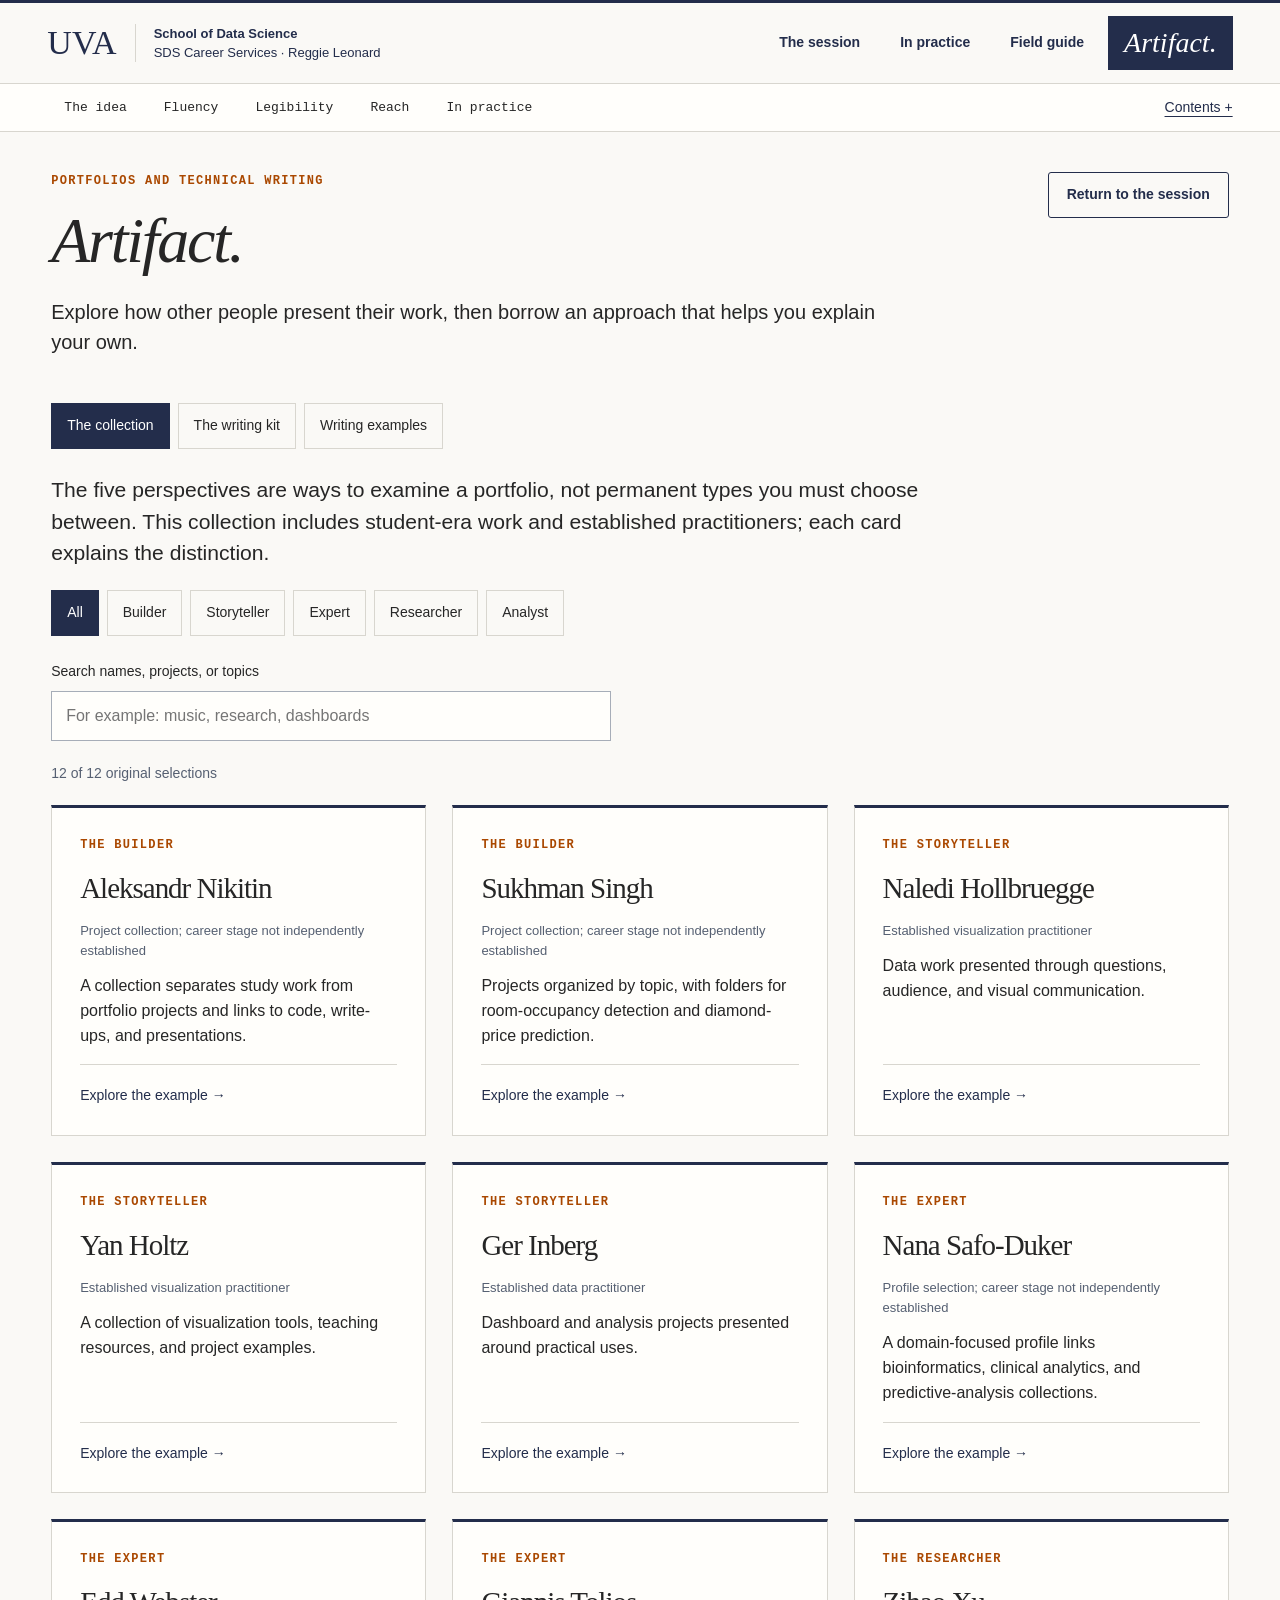
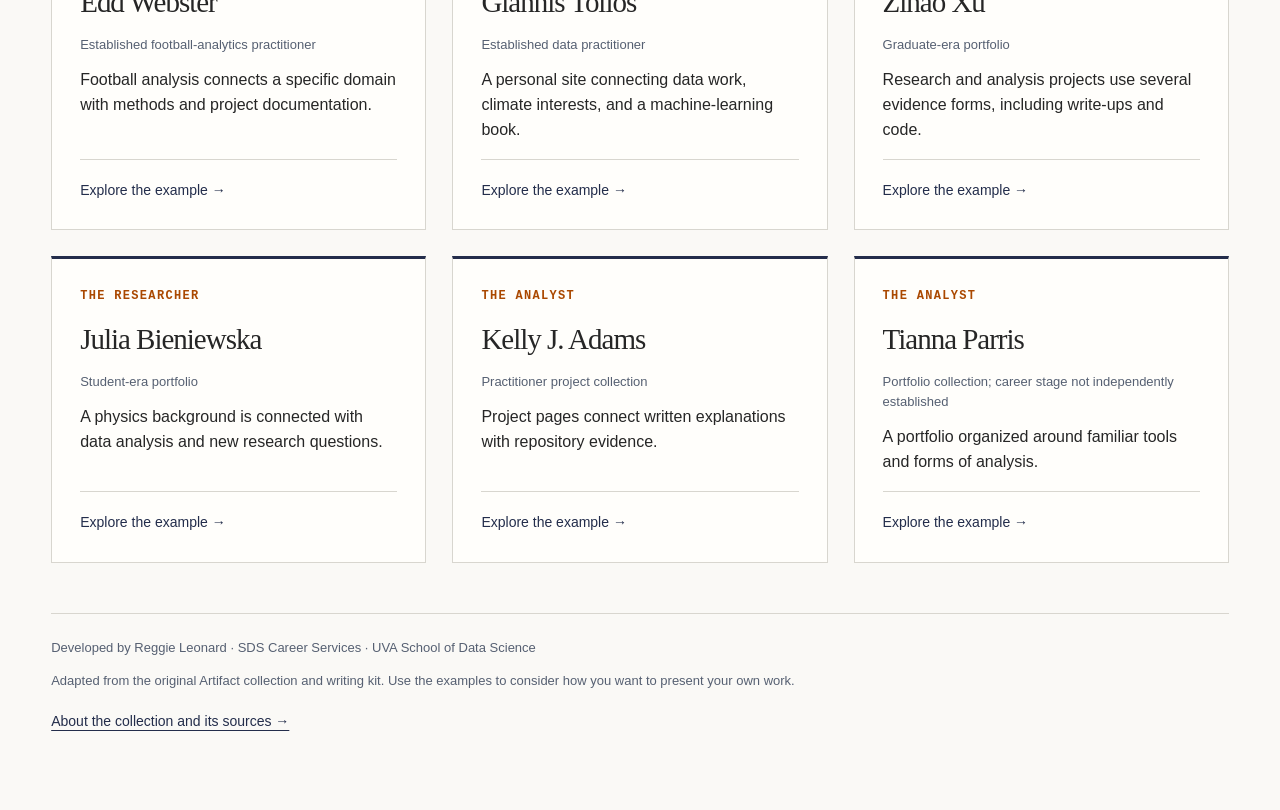
<file: artifact.html>
<!doctype html>
<html lang="en">
<head>
<meta charset="utf-8"><meta name="viewport" content="width=device-width,initial-scale=1">
<meta name="theme-color" content="#232D4B">
<meta name="description" content="A practical GitHub and portfolio workshop with Artifact's collection and writing kit. UVA School of Data Science, SDS Career Services.">
<meta http-equiv="Content-Security-Policy" content="default-src 'none'; script-src 'sha256-JcI5zgwdAKLTSM349fW0/XChAslTmvUOJd3Xo9PEp7k='; style-src 'unsafe-inline'; img-src data: blob:; font-src 'none'; connect-src 'none'; object-src 'none'; base-uri 'none'; form-action 'none'">
<title>Artifact | SDS Career Services</title>
<style>:root{--navy:#232D4B;--orange:#E57200;--accent:#AA4800;--paper:#FAF9F6;--cream:#F5F3EC;--white:#fffefb;--ink:#262626;--muted:#566072;--line:#D8D6CF;--soft:#EEF0F3;--tint:#F5E9D8;--serif:Georgia,'Times New Roman',serif;--sans:-apple-system,BlinkMacSystemFont,'Segoe UI',Arial,sans-serif;--mono:ui-monospace,SFMono-Regular,Consolas,monospace}
*{box-sizing:border-box}html{scroll-behavior:smooth}body{margin:0;color:var(--ink);background:var(--paper);font-family:var(--sans);line-height:1.55}h1,h2,h3,p{margin-top:0}h1,h2{font-family:var(--serif);font-weight:400;letter-spacing:-.035em;line-height:1.13}button,input,textarea,select{font:inherit}button{cursor:pointer}button,a{-webkit-tap-highlight-color:transparent}button:disabled{cursor:default;opacity:.4}a{color:var(--navy);text-underline-offset:4px}button:focus-visible,a:focus-visible,input:focus-visible,textarea:focus-visible,summary:focus-visible,[tabindex]:focus-visible{outline:3px solid var(--accent);outline-offset:4px}button{color:inherit}a{overflow-wrap:anywhere}[hidden]{display:none!important}.sr-only{position:absolute;width:1px;height:1px;padding:0;margin:-1px;overflow:hidden;clip:rect(0,0,0,0);white-space:nowrap;border:0}.skip{position:absolute;left:16px;top:-100px;background:white;padding:12px;z-index:100}.skip:focus{top:10px}.eyebrow{font:600 12px/1.5 var(--mono);letter-spacing:.11em;text-transform:uppercase;color:var(--accent);margin-bottom:18px}.lead{font-size:clamp(18px,1.65vw,24px);line-height:1.5;max-width:880px}.small{font-size:14px;color:var(--muted);line-height:1.55}.button{display:inline-flex;gap:8px;align-items:center;justify-content:center;min-height:44px;padding:11px 18px;border:1px solid var(--navy);background:var(--navy);color:white;font-weight:600;font-size:14px;text-decoration:none;border-radius:3px}.button.secondary{background:transparent;color:var(--navy)}.buttonrow{display:flex;flex-wrap:wrap;gap:12px;align-items:center;margin:22px 0}.textbutton{border:0;background:none;color:var(--navy);padding:7px 0;text-decoration:underline;text-underline-offset:4px;font-size:14px}.masthead{display:flex;align-items:center;gap:24px;justify-content:space-between;padding:13px clamp(20px,3.7vw,64px);border-top:3px solid var(--navy);border-bottom:1px solid var(--line);min-height:74px}.brand{display:flex;align-items:center;text-align:left;gap:18px;border:0;background:none;padding:0;color:var(--navy)}.uva{font:34px var(--serif);border-right:1px solid var(--line);padding-right:18px}.brandtext{display:grid;font-size:13px;line-height:1.5}.mainnav{display:flex;gap:8px;align-items:center}.mainnav button{border:0;background:none;padding:11px 16px;font-size:14px;font-weight:600;min-height:44px;color:var(--navy)}.mainnav button[aria-current=page]{color:white;background:var(--navy)}.mainnav .artifact-word{font:italic 28px var(--serif);font-weight:400}.sectionbar{display:flex;align-items:center;justify-content:space-between;border-bottom:1px solid var(--line);padding:0 clamp(20px,3.7vw,64px);background:var(--white);min-height:48px}#chapter-nav{display:flex;flex-wrap:wrap;gap:3px}#chapter-nav button{background:none;border:0;border-bottom:3px solid transparent;padding:13px 17px 10px;font:13px var(--mono)}#chapter-nav button[aria-current=step]{color:var(--accent);border-bottom-color:var(--orange);font-weight:600}.stage{max-width:1700px;padding:32px clamp(24px,4vw,68px) 24px;margin:auto;min-height:calc(100dvh - 202px)}.slide{animation:enter .16s ease-out}.slide-title{font-size:clamp(36px,3.75vw,60px);margin-bottom:24px;max-width:1170px}.slide h2{font-size:clamp(23px,2vw,32px)}.slide p{font-size:clamp(17px,1.45vw,22px)}.slide .small{font-size:14px}.deckfooter{position:sticky;bottom:0;z-index:10;display:flex;align-items:center;justify-content:space-between;gap:18px;min-height:68px;border-top:1px solid var(--line);background:var(--paper);padding:10px clamp(20px,3.7vw,64px)}.progress-meta{display:flex;gap:20px;align-items:center;font:12px var(--mono)}.progress-track{height:3px;width:100px;background:var(--line)}.progress-track span{display:block;height:3px;background:var(--orange)}.deck-tools,.page-buttons{display:flex;gap:18px;align-items:center}.page-buttons{gap:9px}.cover-grid{display:grid;grid-template-columns:1.1fr .9fr;gap:9%;align-items:center;min-height:510px}.cover-grid h1{font-size:clamp(62px,6.7vw,104px);line-height:1.04;letter-spacing:-.06em;margin-bottom:24px}.cover-grid h1 em{color:var(--accent);font-weight:400}.cover-grid .lead{max-width:660px}.cover-grid .byline{font-size:14px;color:var(--muted);margin-top:24px}.cover-paper{background:var(--white);border:1px solid var(--line);border-top:4px solid var(--orange);padding:34px;box-shadow:9px 11px 0 #e7e9ec;transform:rotate(-2deg)}.cover-paper h2{font-size:clamp(28px,2.7vw,43px);line-height:1.2}.cover-paper .file-label{font:12px var(--mono);border-bottom:1px solid var(--line);padding-bottom:20px}.cover-paper p:last-child{font-size:16px;color:var(--muted);margin:25px 0 0}.concept-grid,.presence-grid,.permission-grid{display:grid;grid-template-columns:repeat(3,1fr);gap:36px}.concept-grid{margin-top:38px}.concept-grid article,.presence-grid article,.permission-grid article{border-top:3px solid var(--navy);padding-top:23px}.concept-grid .eyebrow{margin-bottom:18px}.concept-grid h2{font-size:32px;line-height:1.18;min-height:76px}.concept-grid p:not(.eyebrow){max-width:360px}.refrain{font-family:var(--serif);font-style:italic;font-size:clamp(23px,2.2vw,34px)!important;border-top:1px solid var(--line);padding-top:25px;margin:34px 0 12px}.note-grid{display:grid;grid-template-columns:repeat(3,1fr);gap:28px;margin-top:28px}.note{padding:28px 26px 20px;box-shadow:5px 7px 0 #e5e2d8;background:#F5E8BD;border-top:3px solid #DAC785;min-height:245px}.note:nth-child(2){background:#E8EDF0;border-color:#AEBBC9}.note:nth-child(3){background:#F1E2D5;border-color:#CDAF95}.note p{font-size:19px}.closing-line{margin-top:28px}.example-layout{display:grid;grid-template-columns:.8fr 1.2fr;gap:46px;align-items:start}.employer-card{background:var(--navy);color:white;padding:27px 30px}.employer-card .eyebrow{color:#FFC080}.employer-card h2{font-size:34px}.employer-card p{font-size:19px}.employer-card a{color:white;font-size:14px}.tabs{display:flex;flex-wrap:wrap;gap:7px;margin:0 0 24px}.tabs button{background:transparent;border:1px solid var(--line);padding:10px 16px;min-height:44px;font-size:14px;border-radius:3px}.tabs button[aria-pressed=true]{background:var(--navy);border-color:var(--navy);color:white}.example-body h2{font-size:31px}.example-body p{font-size:20px}.question-callout{padding:20px 22px;background:var(--cream);border-left:4px solid var(--orange);font-size:21px;margin-top:23px}.bridge-step{border-bottom:1px solid var(--line);padding:0 0 10px;margin:0 0 13px}.bridge-step b{font-size:13px;color:var(--accent);display:block;margin-bottom:4px}.bridge-step p{font-size:18px;margin-bottom:0}.slide-links{display:flex;flex-wrap:wrap;gap:14px 26px;border-top:1px solid var(--line);padding-top:16px;margin-top:26px}.slide-links a,.slide-links button{font-size:14px;text-decoration:underline;text-underline-offset:4px;color:var(--navy);border:0;background:none;padding:4px 0;text-align:left;min-height:30px}.capability-grid{display:grid;grid-template-columns:repeat(3,1fr);gap:18px 28px}.capability-grid article{border-top:2px solid var(--navy);padding-top:17px}.capability-grid h2{font-size:26px;margin-bottom:10px}.capability-grid p{font-size:18px;margin:0}.readme-layout{display:grid;grid-template-columns:1.4fr .7fr;gap:40px;align-items:start}.readme-paper{border:1px solid var(--line);background:var(--white)}.paper-toolbar{display:flex;align-items:center;justify-content:space-between;gap:15px;background:var(--soft);padding:12px 18px;font:12px var(--mono);border-bottom:1px solid var(--line)}.paper-toolbar .tabs{margin:0}.paper-toolbar button{padding:7px 12px;min-height:36px}.readme-paper #readme-example{padding:26px}.readme-paper h2{font-size:30px}.readme-paper p{font-size:19px}.readme-paper p:last-child{margin-bottom:0}.reader-questions h2{font-size:29px}.reader-questions ol{padding-left:23px;font-size:20px}.reader-questions li{padding:10px 0;border-bottom:1px solid var(--line)}.reader-questions .small{margin-top:20px}.presence-grid h2{font-size:30px}.presence-grid p{font-size:20px}.website-grid{display:grid;grid-template-columns:repeat(4,1fr);gap:24px;margin:26px 0}.website-grid article{padding:22px 0;border-top:3px solid var(--navy)}.website-grid h2{font-size:27px}.website-grid p{font-size:19px}.permission-grid{margin-top:35px}.permission-grid h2{font-size:29px}.permission-grid p{font-size:20px}.permission-note{background:var(--cream);padding:22px;margin-top:34px;font-size:19px!important}.message-paper{background:var(--white);border:1px solid var(--line);padding:28px 34px;max-width:1130px}.message-example{font-size:23px!important;line-height:1.6;margin-bottom:20px}.message-framework{border-top:1px solid var(--line);padding-top:18px;font-size:15px!important;color:var(--muted);margin:0}.practice-grid{display:grid;grid-template-columns:repeat(3,1fr);gap:18px;margin-top:25px}.practice-grid>button{text-align:left;background:var(--white);border:1px solid var(--line);border-top:3px solid var(--navy);padding:22px;min-height:130px;transition:border-color .15s}.practice-grid>button:hover{border-color:var(--accent);background:var(--cream)}.practice-grid h2{font-size:26px;margin-bottom:10px}.practice-grid p{font-size:17px;margin:0}.closing-grid{display:grid;grid-template-columns:1.15fr .85fr;gap:70px;align-items:center;min-height:500px}.closing-grid h1{font-size:clamp(45px,4.7vw,74px)}.closing-paper{padding:32px;background:var(--white);border-top:4px solid var(--orange)}.closing-paper h2{font-size:32px}.closing-paper p{font-size:20px}
/* Reference views */
.reference-page{max-width:1440px;padding:40px clamp(22px,4vw,64px) 70px;margin:auto}.reference-head{display:flex;justify-content:space-between;align-items:flex-start;gap:35px;margin-bottom:26px}.reference-head h1{font-size:clamp(44px,5vw,72px);margin:0 0 20px}.reference-head .button{white-space:nowrap}.reference-head .lead{font-size:20px;max-width:850px}.reference-head .eyebrow{margin-bottom:15px}.practice-links{display:flex;flex-wrap:wrap;gap:12px 28px;padding:20px 0;margin-bottom:24px;border-top:1px solid var(--line);border-bottom:1px solid var(--line)}.practice-links button{border:0;background:none;color:var(--navy);font-size:15px;padding:5px 0;text-decoration:underline;text-underline-offset:4px}.route-grid{display:grid;grid-template-columns:repeat(3,1fr);gap:24px}.route-card{padding:27px;background:var(--white);border:1px solid var(--line);border-top:3px solid var(--navy);display:flex;flex-direction:column;align-items:flex-start}.route-card h2{font-size:28px}.route-card p{font-size:16px}.route-card .button{margin-top:auto}.guide-layout{display:grid;grid-template-columns:225px minmax(0,1fr);gap:40px}.guide-layout nav{display:flex;flex-direction:column;gap:4px;position:sticky;top:15px;align-self:start}.guide-layout nav button{border:0;background:none;padding:11px 12px;text-align:left;font-size:14px;line-height:1.45;color:var(--navy)}.guide-layout nav button[aria-current=page]{background:var(--navy);color:white}.prose{font-size:17px;line-height:1.7}.prose h2{font-size:38px;margin-bottom:24px}.prose h3{font-family:var(--serif);font-size:28px;font-weight:400;margin:32px 0 15px}.prose li{margin:10px 0}.prose code{background:var(--soft);font-size:.86em;padding:2px 5px}.prose pre{white-space:pre-wrap;padding:20px;background:var(--soft);font-size:14px;line-height:1.6}.prose button{margin-right:8px}.prose .button{margin-bottom:9px}.guide-links{border-top:1px solid var(--line);margin-top:32px;padding-top:24px;display:flex;flex-wrap:wrap;gap:20px;align-items:center}.table-scroll{overflow-x:auto;margin:20px 0 28px}.table-scroll table{border-collapse:collapse;width:100%;min-width:500px;font-size:15px;line-height:1.6}th,td{text-align:left;vertical-align:top;padding:13px 14px;border-bottom:1px solid var(--line)}th{background:var(--soft);font-weight:600;color:var(--navy)}.prompt-list{display:flex;flex-wrap:wrap;gap:10px;margin-top:24px}.source-entry{padding:16px 0;border-bottom:1px solid var(--line)}.source-entry h3{font:600 18px/1.5 var(--sans);margin:7px 0}.source-entry p{font-size:15px;margin:5px 0}.source-meta{font-size:12px!important;color:var(--muted)}.searchfield{display:block;font-size:14px;margin:22px 0}.searchfield input,#source-search{display:block;width:100%;max-width:560px;margin:8px 0;padding:12px 14px;border:1px solid #a6adb8;background:var(--white);color:var(--ink);font-size:16px}.result-count{font-size:14px;color:var(--muted);margin:20px 0}.artifact-title{font-style:italic}.artifact-tabs,.lens-filters{display:flex;flex-wrap:wrap;gap:8px;margin-bottom:25px}.artifact-tabs button,.lens-filters button,.writing-nav button{background:none;border:1px solid var(--line);padding:11px 15px;min-height:44px;font-size:14px}.artifact-tabs button[aria-pressed=true],.lens-filters button[aria-pressed=true],.writing-nav button[aria-pressed=true]{background:var(--navy);color:white;border-color:var(--navy)}.collection-grid{display:grid;grid-template-columns:repeat(3,1fr);gap:26px}.portfolio-card,.reading-card{background:var(--white);border:1px solid var(--line);border-top:3px solid var(--navy);padding:28px;text-align:left;display:flex;flex-direction:column;align-items:flex-start}.portfolio-card:hover{border-color:var(--accent)}.portfolio-card h2,.reading-card h2{font-size:29px;margin-bottom:16px}.portfolio-card p,.reading-card p{font-size:16px}.portfolio-card .stage-label{font-size:13px;color:var(--muted)}.card-action{margin-top:auto;padding-top:20px;border-top:1px solid var(--line);font-size:14px;color:var(--navy);width:100%}.writing-layout{display:grid;grid-template-columns:180px minmax(0,1fr);gap:30px}.writing-nav{display:flex;flex-direction:column;gap:8px;align-self:start}.writing-nav button{text-align:left}.writing-paper{background:var(--white);border:1px solid var(--line);padding:35px}.writing-paper h2{font-size:36px}.writing-paper>p{font-size:17px}.writing-paper table{min-width:550px}.artifact-foot{margin-top:50px;border-top:1px solid var(--line);padding-top:24px;font-size:13px;color:var(--muted)}.contents-group h3{font:24px var(--serif);margin:24px 0 12px}.contents-group button{display:flex;gap:18px;align-items:flex-start;width:100%;text-align:left;background:none;border:0;border-bottom:1px solid var(--line);padding:11px 0;font-size:16px}.contents-group button span{font:12px var(--mono);padding-top:4px;color:var(--muted)}dialog{border:1px solid var(--line);background:var(--paper);color:var(--ink);width:min(850px,94vw);max-height:88dvh;padding:30px;border-radius:4px;box-shadow:0 24px 80px #0003}dialog::backdrop{background:#1521399c}.dialog-top{display:flex;gap:20px;align-items:flex-start;justify-content:space-between;margin-bottom:22px}.dialog-top h2{font-size:33px;margin:0}.dialog-close{border:1px solid var(--line);background:var(--white);padding:9px 14px;white-space:nowrap;min-height:44px}.dialog-steps{padding-left:25px}.dialog-steps li{padding:7px 0}.dialog-section{margin-top:25px;padding-top:22px;border-top:1px solid var(--line)}.task-card{padding:20px;background:var(--soft)}#copy-text{display:block;resize:vertical;width:100%;min-height:320px;max-height:55vh;white-space:pre-wrap;font:14px/1.6 var(--mono);padding:18px;background:var(--white);border:1px solid #a6adb8;color:var(--ink)}.notification{position:fixed;bottom:20px;left:50%;transform:translateX(-50%);background:var(--navy);color:white;padding:14px 20px;z-index:100;max-width:90vw;font-size:14px}.noscript{padding:30px}.read-all .slide{min-height:0;margin-bottom:70px;border-bottom:1px solid var(--line);padding-bottom:35px}.read-all .deckfooter{position:relative}.read-all .stage{min-height:0}#main:focus{outline:none}
@keyframes enter{from{opacity:.4;transform:translateY(3px)}to{opacity:1;transform:none}}
@media(max-width:1120px){.masthead{gap:12px}.brandtext{font-size:11px}.mainnav button{padding:10px 12px}.cover-grid{min-height:420px;gap:6%}.concept-grid,.presence-grid,.permission-grid{gap:24px}.concept-grid h2{font-size:27px;min-height:66px}.note{padding:23px 21px}.note p{font-size:17px}.readme-layout{gap:24px}.readme-paper p{font-size:17px}.reader-questions ol{font-size:18px}.example-layout{gap:26px}.stage{padding-top:28px}.website-grid{gap:18px}.guide-layout{grid-template-columns:190px minmax(0,1fr);gap:28px}.route-grid{gap:18px}.practice-grid h2{font-size:23px}.practice-grid p{font-size:16px}}
@media(max-width:820px){.masthead{flex-wrap:wrap;padding:14px 20px}.mainnav{width:100%;justify-content:space-between;gap:4px}.mainnav button{font-size:13px;padding:10px 12px}.mainnav .artifact-word{font-size:25px}.brandtext{font-size:12px}.sectionbar{padding:0 15px}#chapter-nav button{padding:12px 9px;font-size:11px}.sectiontools button{font-size:12px}.stage{padding:28px 22px;min-height:calc(100dvh - 238px)}.slide-title{font-size:39px}.cover-grid,.closing-grid{grid-template-columns:1fr;gap:30px;min-height:0}.cover-grid h1{font-size:74px}.cover-paper{max-width:550px}.cover-paper h2{font-size:30px}.concept-grid,.note-grid,.presence-grid,.permission-grid{gap:20px}.concept-grid h2{font-size:23px;min-height:60px}.concept-grid p:not(.eyebrow){font-size:16px}.refrain{font-size:24px!important}.example-layout,.readme-layout{grid-template-columns:1fr;gap:25px}.employer-card{padding:24px}.employer-card h2 br{display:none}.employer-card p{font-size:18px}.reader-questions ol{display:flex;gap:20px;margin:10px 0 20px;padding-left:20px}.reader-questions ol li{flex:1;font-size:16px}.reader-questions h2 br{display:none}.reader-questions h2{font-size:24px}.reader-questions .small{margin:10px 0}.capability-grid{grid-template-columns:repeat(2,1fr)}.capability-grid p{font-size:17px}.practice-grid{grid-template-columns:repeat(2,1fr)}.message-example{font-size:20px!important}.reference-page{padding:30px 22px 50px}.reference-head{display:block}.reference-head>.button{margin-bottom:20px}.route-grid,.collection-grid{grid-template-columns:repeat(2,1fr)}.guide-layout{display:block}.guide-layout nav{flex-direction:row;flex-wrap:wrap;position:static;margin-bottom:25px;border-bottom:1px solid var(--line);padding-bottom:15px}.guide-layout nav button{font-size:13px;padding:9px}.writing-layout{grid-template-columns:1fr}.writing-nav{flex-direction:row;flex-wrap:wrap}.writing-nav button{font-size:13px}.deckfooter{padding:11px 20px}.progress-track{width:65px}.deck-tools{gap:12px}.deck-tools .textbutton{font-size:12px}.page-buttons .button{padding:10px 13px}.prose h2{font-size:32px}.closing-grid h1{font-size:51px}.website-grid{grid-template-columns:repeat(2,1fr)}}
@media(max-width:560px){.slide-title{font-size:34px}.slide-title br{display:none}.cover-grid h1{font-size:64px}.cover-paper{transform:none;margin-right:8px}.concept-grid,.note-grid,.presence-grid,.permission-grid,.route-grid,.collection-grid{grid-template-columns:1fr}.concept-grid{margin-top:25px}.concept-grid h2{min-height:0}.concept-grid h2 br{display:none}.concept-grid article{padding-top:18px}.concept-grid p:not(.eyebrow){font-size:18px;max-width:none}.note{min-height:0}.note p{font-size:18px}.note-grid{gap:16px}.capability-grid{grid-template-columns:1fr}.capability-grid article{padding-bottom:8px}.website-grid{grid-template-columns:1fr;gap:8px}.practice-grid{grid-template-columns:1fr;gap:14px}.practice-grid>button{min-height:0}.practice-grid h2{font-size:26px}.reader-questions ol{display:block}.reader-questions li{font-size:18px!important}.message-paper{padding:23px}.message-example{font-size:19px!important}.reference-head h1{font-size:44px}.reference-head .lead{font-size:18px}.progress-track{display:none}.deckfooter{gap:10px}.deck-tools{gap:8px}.page-buttons{gap:6px}.page-buttons .button{padding:10px;font-size:13px}.slide-links{gap:12px}.stage{padding:26px 20px}.mainnav button{padding:8px 9px}.sectionbar{flex-wrap:wrap;padding-bottom:4px}.sectiontools .textbutton{padding-left:8px}.writing-paper{padding:22px}.writing-paper h2{font-size:30px}dialog{padding:22px}.dialog-top h2{font-size:28px}#chapter-nav button{padding:12px 8px}.closing-paper{padding:24px}.closing-grid h1{font-size:42px}}

@media(min-width:821px) and (max-height:850px){.stage{padding-top:24px;padding-bottom:18px}.slide-title{font-size:clamp(36px,3.1vw,46px);margin-bottom:19px}.slide .lead{font-size:20px}.slide p{font-size:18px}.slide .eyebrow{font-size:12px}.cover-grid{min-height:440px}.cover-grid h1{font-size:80px}.concept-grid{margin-top:24px}.concept-grid article,.presence-grid article,.permission-grid article{padding-top:17px}.concept-grid h2{font-size:28px;min-height:66px}.refrain{margin-top:25px;padding-top:20px;font-size:28px!important}.note{min-height:205px}.employer-card{padding:24px}.employer-card h2{font-size:29px}.employer-card p{font-size:17px}.example-body h2{font-size:27px}.example-body p{font-size:18px}.question-callout{font-size:18px;padding:15px 18px}.bridge-step{padding-bottom:8px;margin-bottom:10px}.example-body .small{font-size:14px;line-height:1.5}.bridge-step p{font-size:17px}.slide-links{margin-top:20px;padding-top:12px}.readme-paper #readme-example{padding:22px}.readme-paper h2{font-size:26px}.readme-paper p{font-size:17px}.reader-questions h2{font-size:26px}.reader-questions ol{font-size:18px}.reader-questions li{padding:8px 0}.message-paper{padding:24px}.message-example{font-size:20px!important;line-height:1.5}.message-framework{font-size:14px!important;padding-top:12px}.practice-grid>button{min-height:112px;padding:18px}.practice-grid h2{font-size:24px}.practice-grid p{font-size:16px}.closing-grid{min-height:430px}.website-grid{margin:18px 0;gap:18px}.website-grid h2{font-size:24px}.website-grid p{font-size:17px}}
@media(prefers-reduced-motion:reduce){html{scroll-behavior:auto}*,*:before,*:after{animation:none!important;transition:none!important}}
@media print{@page{size:landscape;margin:14mm}body{background:white}.masthead,.sectionbar,.deckfooter,.slide-links,.tabs,.button,.textbutton,.notification,dialog{display:none!important}.stage{padding:0;max-width:none}.slide{display:block!important;break-after:page;break-inside:avoid;padding:15px 0}.slide-title{font-size:30pt}.slide p{font-size:13pt}.slide h2{font-size:20pt}.cover-grid{min-height:0}.cover-grid h1{font-size:54pt}.cover-paper{box-shadow:none}.concept-grid{margin-top:20px}.reference-page{padding:0}#work-view,#guide-view,#artifact-view{display:none!important}.slide:last-child{break-after:auto}.read-all .slide{margin:0}.practice-grid{grid-template-columns:repeat(3,1fr)}.practice-grid>button{display:block;border:1px solid #aaa;min-height:0}.reader-questions .small{font-size:10pt}.message-example{font-size:15pt!important}}
</style>
</head>
<body data-default="artifact">
<a class="skip" href="#main">Skip to content</a>
<header class="masthead"><button class="brand" data-view="session" aria-label="Make Your Work Visible home"><span class="uva">UVA</span><span class="brandtext"><b>School of Data Science</b><span>SDS Career Services · Reggie Leonard</span></span></button><nav class="mainnav" aria-label="Main navigation"><button data-view="session" aria-current="page">The session</button><button data-view="work">In practice</button><button data-view="guide">Field guide</button><button class="artifact-word" data-artifact="collection">Artifact<span aria-hidden="true">.</span></button></nav></header>
<div class="sectionbar"><nav id="chapter-nav" aria-label="Workshop chapters"></nav><div class="sectiontools"><button class="textbutton" data-action="contents">Contents +</button></div></div>
<main id="main" tabindex="-1">
<div id="session-view"><div class="stage" id="stage"><section class="slide" data-scene="1" aria-label="GitHub and portfolios"><div class="cover-grid"><div><p class="eyebrow">GitHub and portfolios</p><h1>Make your<br>work <em>visible.</em></h1><p class="lead">How to choose projects, explain what you did, and help other people find your work.</p><p class="byline">Reggie Leonard · SDS Career Services</p></div><aside class="cover-paper"><p class="file-label">Your portfolio</p><h2>What would you like<br>someone to know<br>about your work?</h2><p>Your projects can help you answer that question.</p></aside></div>
</section>
<section class="slide" data-scene="2" aria-label="Fluency, legibility, and reach" hidden><h1 class="slide-title">A portfolio supports more<br>than your job search.</h1><div class="concept-grid"><article><p class="eyebrow">Fluency</p><h2>You understand<br>the work.</h2><p>Projects help you encounter the questions, decisions, and language of the field.</p></article><article><p class="eyebrow">Legibility</p><h2>Others can recognize<br>your contribution.</h2><p>Specific examples show what your skills look like when you use them.</p></article><article><p class="eyebrow">Reach</p><h2>People have a reason<br>to engage with it.</h2><p>You can share a project in a conversation, a post, an application, or an interview.</p></article></div><p class="refrain">The work builds fluency. The explanation builds legibility.</p>
</section>
<section class="slide" data-scene="3" aria-label="What could you work on?" hidden><h1 class="slide-title">What could you work on today?</h1><p class="lead">Write one possibility on each note, then compare ideas at your table.</p><div class="note-grid"><article class="note"><h2>An assignment</h2><p>Perhaps an assignment could use a clearer chart, another code review, or a better explanation in its README.</p></article><article class="note"><h2>A curiosity</h2><p>Do you run slower in the heat? Why have egg prices changed? What makes one app’s recommendations feel better than another’s?</p></article><article class="note"><h2>Something to learn</h2><p>Would you like more experience with databases or APIs? Have you wondered how to explain a technical result to a nontechnical person?</p></article></div><p class="small closing-line">No burning passion or original startup idea required.</p>
</section>
<section class="slide" data-scene="4" aria-label="A job description can suggest your next project" hidden><h1 class="slide-title">A job description can suggest<br>your next project.</h1><div class="example-layout"><aside class="employer-card"><p class="eyebrow">Figma · Data Science Intern</p><h2>Look for a task,<br>not only a tool.</h2><p>The posting describes investigating product use, choosing measures of success, and informing decisions.</p><p class="source-line"><a data-source-link="job-figma">Read the internship description ↗</a></p></aside><div><div class="tabs" role="group" aria-label="Job description example"><button data-panel="job" data-value="task" aria-pressed="true">The employer’s task</button><button data-panel="job" data-value="bridge" aria-pressed="false">A way to practice</button></div><div id="job-example" class="example-body"></div></div></div><div class="slide-links"><a data-source-link="board">SDS Job &amp; Internship Opportunities Board ↗</a><button data-route="bridge">Use a posting to find a project →</button></div>
</section>
<section class="slide" data-scene="5" aria-label="Choose projects that show different strengths" hidden><h1 class="slide-title">Choose projects that show<br>different strengths.</h1><div class="capability-grid"><article><h2>Analysis and decisions</h2><p>Explain a finding, a recommendation, and the limits of what the data can tell you.</p></article><article><h2>Relational data and APIs</h2><p>Show how you combined sources and made the resulting data useful.</p></article><article><h2>Cloud and usable tools</h2><p>Document how someone can use a dashboard, app, or hosted analysis you understand.</p></article><article><h2>Collaboration</h2><p>Show your role in a team project, a review, or a contribution to an open-source project.</p></article><article><h2>Research and evaluation</h2><p>Compare approaches, investigate a surprising result, or explain what did not work.</p></article><article><h2>Domain knowledge</h2><p>Use a question from sports, public policy, healthcare, or another field you care about.</p></article></div><div class="slide-links"><button data-artifact="collection">See different approaches in Artifact →</button><button data-guide="projects">Choose and evaluate your examples →</button></div>
</section>
<section class="slide" data-scene="6" aria-label="Explain the question, your approach, and the result" hidden><h1 class="slide-title">Explain the question, your<br>approach, and the result.</h1><div class="readme-layout"><div class="readme-paper"><div class="paper-toolbar"><span>README.md</span><div class="tabs" role="group" aria-label="Project explanation versions"><button data-panel="readme" data-value="before" aria-pressed="true">Before</button><button data-panel="readme" data-value="after" aria-pressed="false">After</button></div></div><div id="readme-example"></div></div><aside class="reader-questions"><h2>Ask the same<br>three questions.</h2><ol><li>What problem or question?</li><li>What approach and contribution?</li><li>What result or current progress?</li></ol><p class="small">An illustrative project plan inspired by the Figma task, not work completed for Figma.</p></aside></div><div class="slide-links"><button data-route="readme">Work on a project explanation →</button><a data-source-link="gh-readme">GitHub’s README guidance ↗</a></div>
</section>
<section class="slide" data-scene="7" aria-label="Build a presence that helps someone understand you" hidden><h1 class="slide-title">Help someone understand you<br>and find your work.</h1><div class="tabs" role="group" aria-label="Portfolio options"><button data-panel="presence" data-value="about" aria-pressed="true">What to include</button><button data-panel="presence" data-value="github" aria-pressed="false">GitHub options</button><button data-panel="presence" data-value="website" aria-pressed="false">Website options</button></div><div id="presence-example"></div><div class="slide-links"><a data-source-link="reggie-profile">Reggie’s profile ↗</a><a data-source-link="ckalib-profile">Ckalib’s profile ↗</a><button data-guide="platforms">Compare platforms and setup guides →</button></div>
</section>
<section class="slide" data-scene="8" aria-label="Decide what you can share" hidden><h1 class="slide-title">Decide what you can share.</h1><div class="permission-grid"><article><h2>Your own work</h2><p>Check the data license and the permissions for any code, images, or materials you used.</p></article><article><h2>Course or team work</h2><p>Ask about course rules and agree with collaborators on what to publish and how to credit contributions.</p></article><article><h2>Confidential work</h2><p>Ask whether an approved case description is possible. Otherwise, choose a different example.</p></article></div><p class="permission-note">You can work on a private draft today. Removing a name does not necessarily make something safe to publish.</p><div class="slide-links"><button data-guide="permissions">Check the sharing guidance →</button><button data-route="case">Draft a permitted case description →</button></div>
</section>
<section class="slide" data-scene="9" aria-label="Introduce a project, not just a link" hidden><h1 class="slide-title">Introduce a project,<br>not just a link.</h1><p class="lead">Share one relevant piece of work and explain why you thought of this person or audience.</p><div class="tabs" role="group" aria-label="Ways to introduce a project"><button data-panel="sharing" data-value="confirmed" aria-pressed="true">Before a conversation</button><button data-panel="sharing" data-value="outreach" aria-pressed="false">Reaching out</button><button data-panel="sharing" data-value="post" aria-pressed="false">A project post</button></div><div id="sharing-example" class="message-paper"></div><div class="slide-links"><button data-route="share">Draft an introduction →</button><button data-artifact="writing">Explore Artifact’s writing kit →</button></div>
</section>
<section class="slide" data-scene="10" aria-label="What would you like to work on?" hidden><h1 class="slide-title">What would you like to work on?</h1><p class="lead">Choose something useful, open the guidance you need, and work in your own file or tool. Bring your questions as you go.</p><div class="practice-grid"><button data-route="about"><h2>Introduce yourself</h2><p>Write an About section or improve your profile.</p></button><button data-route="readme"><h2>Explain a project</h2><p>Revise a README or make your contribution clearer.</p></button><button data-work="starting"><h2>Find a starting point</h2><p>Explore a dataset, job task, or Handshake mission.</p></button><button data-route="extension"><h2>Improve existing work</h2><p>Revisit an assignment or unfinished question.</p></button><button data-route="share"><h2>Showcase your work</h2><p>Draft a post, a note, or a portfolio page.</p></button><button data-guide="tools"><h2>Explore tools and resources</h2><p>Find student offers, AI prompts, and guided practice.</p></button></div><div class="slide-links"><button data-view="work">All ways to get started →</button><button data-artifact="collection">Browse Artifact →</button><button data-guide="start">Open the field guide →</button></div>
</section>
<section class="slide" data-scene="11" aria-label="What would help you move forward?" hidden><div class="closing-grid"><div><p class="eyebrow">Your questions</p><h1>What would help you<br>move forward?</h1><p class="lead">Bring up your profile, project, or idea.<br>We can look at it together.</p></div><aside class="closing-paper"><h2>Before you leave</h2><p>Save what you worked on and identify the next change you want to make.</p><p>Ask someone what they understand about your work and what is still unclear.</p><button class="button secondary" data-guide="start">Keep the field guide</button></aside></div>
</section></div><footer class="deckfooter"><div class="progress-meta"><span id="slide-count"></span><div class="progress-track"><span id="slide-progress"></span></div></div><div class="deck-tools"><button class="textbutton" data-action="read-all" aria-pressed="false">Read all</button><button class="textbutton" data-action="fullscreen">Full screen</button></div><div class="page-buttons"><button class="button secondary" id="previous">← Back</button><button class="button" id="next">Next →</button></div></footer></div>
<section id="work-view" class="reference-page" hidden aria-labelledby="work-heading"><div class="reference-head"><div><p class="eyebrow">In practice</p><h1 id="work-heading">Ways to get started</h1><p class="lead">Choose an activity that fits what you need. Work in your own file, repository, or tool, and use the examples and prompts when they help.</p></div><button class="button secondary" data-action="return">Return to the session</button></div><div class="practice-links"><button data-guide="start">Find datasets and guided practice</button><button data-guide="platforms">Compare portfolio platforms</button><button data-guide="tools">Explore AI and student resources</button><button data-artifact="collection">Browse Artifact</button></div><nav id="work-filters" class="tabs" aria-label="Activity categories"></nav><p id="route-summary" class="small" role="status"></p><div id="route-grid" class="route-grid"></div></section>
<section id="guide-view" class="reference-page" hidden aria-labelledby="guide-heading"><div class="reference-head"><div><p class="eyebrow">A reference for during and after the workshop</p><h1 id="guide-heading">The field guide</h1></div><button class="button secondary" data-action="return">Return to the session</button></div><div class="guide-layout"><nav id="guide-nav" aria-label="Field guide topics"></nav><article id="guide-content" class="prose"></article></div></section>
<section id="artifact-view" class="reference-page artifact-page" hidden aria-labelledby="artifact-heading"><div class="reference-head"><div><p class="eyebrow">Portfolios and technical writing</p><h1 id="artifact-heading" class="artifact-title">Artifact.</h1><p class="lead">Explore how other people present their work, then borrow an approach that helps you explain your own.</p></div><button class="button secondary" data-action="return">Return to the session</button></div><nav class="artifact-tabs" aria-label="Artifact sections"><button data-artifact="collection" aria-pressed="true">The collection</button><button data-artifact="writing" aria-pressed="false">The writing kit</button><button data-artifact="readings" aria-pressed="false">Writing examples</button></nav><div id="artifact-content"></div><footer class="artifact-foot"><p>Developed by Reggie Leonard · SDS Career Services · UVA School of Data Science</p><p>Adapted from the original Artifact collection and writing kit. Use the examples to consider how you want to present your own work.</p><button class="textbutton" data-guide="about">About the collection and its sources →</button></footer></section>
</main>
<dialog id="dialog" aria-labelledby="dialog-title"><div class="dialog-top"><h2 id="dialog-title"></h2><button class="dialog-close" data-action="close" aria-label="Close dialog">Close ×</button></div><div id="dialog-body"></div></dialog>
<div id="notification" class="notification" role="status" aria-live="polite" hidden></div>
<noscript><div class="noscript"><h2>Use the printable materials when JavaScript is unavailable.</h2><p>This interactive edition uses JavaScript for navigation and the example tabs. The source package includes a printable student worksheet and complete Markdown field guide. The session content also remains in this file for printing.</p></div></noscript>
<script type="application/json" id="workshop-data">{"printables":{"student-worksheet":{"name":"student-worksheet.pdf","base64":"[base64]/[base64]"}},"session":[{"number":1,"title":"GitHub and portfolios","theme":"The idea"},{"number":2,"title":"Fluency, legibility, and reach","theme":"The idea"},{"number":3,"title":"What could you work on?","theme":"Fluency"},{"number":4,"title":"A job description can suggest your next project","theme":"Fluency"},{"number":5,"title":"Choose projects that show different strengths","theme":"Fluency"},{"number":6,"title":"Explain the question, your approach, and the result","theme":"Legibility"},{"number":7,"title":"Build a presence that helps someone understand you","theme":"Legibility"},{"number":8,"title":"Decide what you can share","theme":"Legibility"},{"number":9,"title":"Introduce a project, not just a link","theme":"Reach"},{"number":10,"title":"What would you like to work on?","theme":"In practice"},{"number":11,"title":"What would help you move forward?","theme":"In practice"}],"resources":{"version":"2.0.0","date":"2026-10-07","office":"SDS Career Services","portfolios":[{"id":"aleksandr-nikitin","name":"Aleksandr Nikitin","lens":"Builder","url":"https://github.com/nktnlx/data_analysis_portfolio","stage":"Project collection; career stage not independently established","summary":"A collection separates study work from portfolio projects and links to code, write-ups, and presentations.","pattern":"Notice how project summaries connect the task, methods, and inspectable work. Distinguishing study exercises from selected portfolio projects helps a reader understand their context.","projects":["MLDev Predictive Healthcare Service","MLOps Wine Quality Prediction Project"],"note":"The projects are described by their author. This workshop has not established clinical suitability, deployment scale, or the validity of their models.","checked":"2026-10-06","origin":"Original Artifact selection; annotation reviewed for this release."},{"id":"sukhman-singh","name":"Sukhman Singh","lens":"Builder","url":"https://github.com/SUKHMAN-SINGH-1612/Data-Science-Projects","stage":"Project collection; career stage not independently established","summary":"Projects organized by topic, with folders for room-occupancy detection and diamond-price prediction.","pattern":"Look for descriptive project names, navigable folders, and links that let you inspect an individual analysis. A large collection is not a required target.","projects":["Room Occupancy Detection","Diamond Price Prediction"],"note":"Original accuracy claims are omitted; this workshop has not evaluated the models or their test design.","checked":"2026-10-06","origin":"Original Artifact selection; annotation reviewed for this release."},{"id":"naledi-hollbruegge","name":"Naledi Hollbruegge","lens":"Storyteller","url":"https://naledi.co.uk/","stage":"Established visualization practitioner","summary":"Data work presented through questions, audience, and visual communication.","pattern":"Notice how the site connects analysis and design to a purpose. Borrow the habit of introducing the question before admiring the finished graphic.","projects":["Migrant-deaths visualization","Animated climate communication"],"note":"Examples of professional work, not a required entry-level scale.","checked":"2026-10-06","origin":"Original Artifact selection; annotation reviewed for this release."},{"id":"yan-holtz","name":"Yan Holtz","lens":"Storyteller","url":"https://www.yan-holtz.com/","stage":"Established visualization practitioner","summary":"A collection of visualization tools, teaching resources, and project examples.","pattern":"Notice how examples and explanations give someone a reason to return. Teaching a small technique is also a way to make work useful.","projects":["Data to Viz","Graph galleries"],"note":"Teaching resources and tools are reference examples, not proof of an individual learner’s competence.","checked":"2026-10-06","origin":"Original Artifact selection; annotation reviewed for this release."},{"id":"ger-inberg","name":"Ger Inberg","lens":"Storyteller","url":"https://gerinberg.com/","stage":"Established data practitioner","summary":"Dashboard and analysis projects presented around practical uses.","pattern":"Inspect what the project is for, what the reader can try, and how the explanation relates to the interface.","projects":["Data quality dashboard","Winter Olympics speed-skating analysis"],"note":"Project titles are grounded in the portfolio; no customer impact is inferred.","checked":"2026-10-06","origin":"Original Artifact selection; annotation reviewed for this release."},{"id":"nana-safo-duker","name":"Nana Safo-Duker","lens":"Expert","url":"https://github.com/Nana-Safo-Duker","stage":"Profile selection; career stage not independently established","summary":"A domain-focused profile links bioinformatics, clinical analytics, and predictive-analysis collections.","pattern":"Notice how domain-specific questions organize the profile. Inspect the repository explanations rather than treating a healthcare label as clinical validation.","projects":["Clinical data science and health analytics","AI/ML bioinformatics and precision medicine"],"note":"The linked profile supports the domain framing. Current employment and the original pilot’s specific performance claims are not independently established.","checked":"2026-10-06","origin":"Original Artifact selection; annotation reviewed for this release."},{"id":"edd-webster","name":"Edd Webster","lens":"Expert","url":"https://eddwebster.com/","stage":"Established football-analytics practitioner","summary":"Football analysis connects a specific domain with methods and project documentation.","pattern":"Notice how a domain gives analytical questions context. You can start with an interest without claiming the scale or access of a professional team.","projects":["Player-recruitment analysis","Expected-goals and pitch-control work"],"note":"No claim is made that one portfolio caused a particular job outcome.","checked":"2026-10-06","origin":"Original Artifact selection; annotation reviewed for this release."},{"id":"giannis-tolios","name":"Giannis Tolios","lens":"Expert","url":"https://giannis.io","stage":"Established data practitioner","summary":"A personal site connecting data work, climate interests, and a machine-learning book.","pattern":"Notice the relationship between subject interests, writing, and linked work. A short landing page can direct readers to deeper evidence.","projects":["Simplifying Machine Learning with PyCaret","Linked GitHub work"],"note":"The pilot’s Renewcast and climate-visualization project descriptions were not confirmed on the reviewed landing page.","checked":"2026-10-06","origin":"Original Artifact selection; annotation reviewed for this release."},{"id":"zihao-xu","name":"Zihao Xu","lens":"Researcher","url":"https://github.com/zihaoxu/My_Portfolio","stage":"Graduate-era portfolio","summary":"Research and analysis projects use several evidence forms, including write-ups and code.","pattern":"Look for the distinction between a completed artifact and work in progress. Research context and open questions can be made explicit.","projects":["FLORABERT project","Bag of Little Random Forests"],"note":"Treat this as an archived graduate-era example, not a claim about current student status.","checked":"2026-10-06","origin":"Original Artifact selection; annotation reviewed for this release."},{"id":"julia-bieniewska","name":"Julia Bieniewska","lens":"Researcher","url":"https://juliabieniewska.github.io/","stage":"Student-era portfolio","summary":"A physics background is connected with data analysis and new research questions.","pattern":"Notice how individual projects introduce a question and link to fuller explanations. Prior disciplinary experience can be relevant material.","projects":["Parliamentary-speech generation","Indie-game market analysis"],"note":"Career-stage wording describes the portfolio’s framing, not a verified present role.","checked":"2026-10-06","origin":"Original Artifact selection; annotation reviewed for this release."},{"id":"kelly-j-adams","name":"Kelly J. Adams","lens":"Analyst","url":"https://www.kellyjadams.com/portfolio","stage":"Practitioner project collection","summary":"Project pages connect written explanations with repository evidence.","pattern":"Compare what the write-up explains with what the repository lets you inspect. A reader should not have to guess how the two relate.","projects":["Churn Predictive Model","Python Weekly Report"],"note":"The original Spotify-pipeline description was not confirmed; currently visible projects are used instead.","checked":"2026-10-06","origin":"Original Artifact selection; annotation reviewed for this release."},{"id":"tianna-parris","name":"Tianna Parris","lens":"Analyst","url":"https://tiannaparris.github.io/TiannaTheAnalyst/","stage":"Portfolio collection; career stage not independently established","summary":"A portfolio organized around familiar tools and forms of analysis.","pattern":"Tool categories can help navigation. Look inside a project for a question and contribution rather than treating the category alone as evidence.","projects":["Python and R categories","SQL and visualization categories"],"note":"Tool labels do not establish proficiency in every tool or a hiring outcome.","checked":"2026-10-06","origin":"Original Artifact selection; annotation reviewed for this release."}],"writing_guides":[{"lens":"Builder","title":"Explain how the system works","audience":"A technical teammate or reviewer","description":"Help a reader follow the structure, a consequential choice, and what you checked.","rows":[{"section":"Problem and constraints","include":"What were you trying to make possible, and what limited the approach?","reason":"The reader needs to understand the task before the tool choices."},{"section":"Structure","include":"Describe the main parts; add a diagram when it clarifies their relationship.","reason":"A reader can see how inputs become outputs."},{"section":"A technical decision","include":"Compare one choice with an alternative you considered.","reason":"This gives the reader evidence of reasoning rather than a tool list."},{"section":"Implementation","include":"Link to the relevant code or configuration and explain your contribution.","reason":"The explanation points to something a reader can inspect."},{"section":"A problem and a check","include":"Describe an actual obstacle and how you investigated it.","reason":"Small debugging stories are useful when they are specific and accurate."},{"section":"Limits and next steps","include":"Explain what remains untested or unfinished.","reason":"A reader can distinguish a working part from a future plan."}],"template":"# [Your project or question]\n\n**Status:** [Planned / in progress / completed, with date]\n\n## Problem and constraints\n[What were you trying to make possible, and what limited the approach?]\n\n## Structure\n[Describe the main parts; add a diagram when it clarifies their relationship.]\n\n## A technical decision\n[Compare one choice with an alternative you considered.]\n\n## Implementation\n[Link to the relevant code or configuration and explain your contribution.]\n\n## A problem and a check\n[Describe an actual obstacle and how you investigated it.]\n\n## Limits and next steps\n[Explain what remains untested or unfinished.]\n\n## Contribution and acknowledgments\n[State your contribution and credit collaborators, data, code, templates, and assistance where relevant.]\n","origin":"Adapted from the corresponding six-part guide in Reggie’s original Artifact HTML. Specific fictional results and unfinished code were replaced with prompts."},{"lens":"Analyst","title":"Explain an analysis and its implications","audience":"Someone who needs to make a decision","description":"Connect the question, evidence, and interpretation without inventing business impact.","rows":[{"section":"Question","include":"What decision or uncertainty motivated the analysis?","reason":"It establishes why the work matters."},{"section":"Scope and data","include":"Describe the source, unit of analysis, period, and exclusions.","reason":"The reader can see what the analysis includes."},{"section":"Approach","include":"Explain the methods that matter to the question.","reason":"Methods are understandable in context."},{"section":"Findings","include":"Report what you actually observed, with a figure or result when available.","reason":"A claim can be connected to evidence."},{"section":"Meaning","include":"Explain what the result supports and what it does not.","reason":"An observation is not automatically a causal answer."},{"section":"Next decision","include":"Propose a next action, information need, or follow-up analysis.","reason":"Separate recommendations and estimates from measured outcomes."}],"template":"# [Your project or question]\n\n**Status:** [Planned / in progress / completed, with date]\n\n## Question\n[What decision or uncertainty motivated the analysis?]\n\n## Scope and data\n[Describe the source, unit of analysis, period, and exclusions.]\n\n## Approach\n[Explain the methods that matter to the question.]\n\n## Findings\n[Report what you actually observed, with a figure or result when available.]\n\n## Meaning\n[Explain what the result supports and what it does not.]\n\n## Next decision\n[Propose a next action, information need, or follow-up analysis.]\n\n## Contribution and acknowledgments\n[State your contribution and credit collaborators, data, code, templates, and assistance where relevant.]\n","origin":"Adapted from the corresponding six-part guide in Reggie’s original Artifact HTML. Specific fictional results and unfinished code were replaced with prompts."},{"lens":"Expert","title":"Explain a concept in its domain","audience":"A peer or a reader new to the topic","description":"Make the knowledge accessible while being clear about prerequisites and limits.","rows":[{"section":"Reader and prerequisites","include":"Who is the explanation for, and what should they already know?","reason":"The starting assumptions become explicit."},{"section":"Concept and relevance","include":"Explain the concept and why it matters in this setting.","reason":"Domain context gives terminology meaning."},{"section":"A concrete example","include":"Work through a small example in a way a reader can follow.","reason":"Examples connect abstraction with use."},{"section":"Your reasoning","include":"Explain the choices in the example, including technical details when needed.","reason":"The reader can follow why the steps were chosen."},{"section":"Limits","include":"Describe where the example stops or the explanation needs qualification.","reason":"A small example is not a universal rule."},{"section":"Sources and next learning","include":"Link to the original documentation or research you used.","reason":"Readers can check and extend the explanation."}],"template":"# [Your project or question]\n\n**Status:** [Planned / in progress / completed, with date]\n\n## Reader and prerequisites\n[Who is the explanation for, and what should they already know?]\n\n## Concept and relevance\n[Explain the concept and why it matters in this setting.]\n\n## A concrete example\n[Work through a small example in a way a reader can follow.]\n\n## Your reasoning\n[Explain the choices in the example, including technical details when needed.]\n\n## Limits\n[Describe where the example stops or the explanation needs qualification.]\n\n## Sources and next learning\n[Link to the original documentation or research you used.]\n\n## Contribution and acknowledgments\n[State your contribution and credit collaborators, data, code, templates, and assistance where relevant.]\n","origin":"Adapted from the corresponding six-part guide in Reggie’s original Artifact HTML. Specific fictional results and unfinished code were replaced with prompts."},{"lens":"Researcher","title":"Document an investigation or reproduction","audience":"A research peer, supervisor, or interested practitioner","description":"Make assumptions, methods, and results traceable, including inconclusive outcomes.","rows":[{"section":"Question or claim","include":"Name the question you investigate or the published claim you examine.","reason":"The scope of inquiry is clear."},{"section":"Setup","include":"Document the data, procedure, and relevant conditions.","reason":"Someone can understand what was actually attempted."},{"section":"Unspecified choices","include":"Record gaps in the instructions and how you resolved them.","reason":"Assumptions become visible rather than hidden."},{"section":"Results","include":"Compare actual observations with the reference on comparable terms.","reason":"A difference is described without inventing its cause."},{"section":"Interpretation","include":"Discuss uncertainty and plausible explanations that remain to be tested.","reason":"Inconclusive and negative results still deserve careful explanation."},{"section":"Evidence","include":"Link to the paper, code version, logs, or records that support the account.","reason":"The report has a traceable basis."}],"template":"# [Your project or question]\n\n**Status:** [Planned / in progress / completed, with date]\n\n## Question or claim\n[Name the question you investigate or the published claim you examine.]\n\n## Setup\n[Document the data, procedure, and relevant conditions.]\n\n## Unspecified choices\n[Record gaps in the instructions and how you resolved them.]\n\n## Results\n[Compare actual observations with the reference on comparable terms.]\n\n## Interpretation\n[Discuss uncertainty and plausible explanations that remain to be tested.]\n\n## Evidence\n[Link to the paper, code version, logs, or records that support the account.]\n\n## Contribution and acknowledgments\n[State your contribution and credit collaborators, data, code, templates, and assistance where relevant.]\n","origin":"Adapted from the corresponding six-part guide in Reggie’s original Artifact HTML. Specific fictional results and unfinished code were replaced with prompts."},{"lens":"Storyteller","title":"Write a data story someone can follow","audience":"A reader who needs context rather than every implementation detail","description":"Guide the reader through a real question and the evidence that informs it.","rows":[{"section":"Opening question","include":"Introduce an observation, question, or documented finding.","reason":"The reader knows why the story exists."},{"section":"Context","include":"Explain the setting and where the data came from.","reason":"The evidence is not detached from its source."},{"section":"Visual explanation","include":"Choose figures that each do a particular explanatory job.","reason":"A chart should answer something, not simply decorate the page."},{"section":"Interpretation","include":"Write what each figure supports and where uncertainty remains.","reason":"Captions and text help the reader avoid overreading the image."},{"section":"Main takeaway","include":"State the conclusion at the scale the evidence supports.","reason":"The story does not need a dramatic claim to be useful."},{"section":"What follows","include":"Suggest a question, implication, or further source.","reason":"A reader knows what to think about next."}],"template":"# [Your project or question]\n\n**Status:** [Planned / in progress / completed, with date]\n\n## Opening question\n[Introduce an observation, question, or documented finding.]\n\n## Context\n[Explain the setting and where the data came from.]\n\n## Visual explanation\n[Choose figures that each do a particular explanatory job.]\n\n## Interpretation\n[Write what each figure supports and where uncertainty remains.]\n\n## Main takeaway\n[State the conclusion at the scale the evidence supports.]\n\n## What follows\n[Suggest a question, implication, or further source.]\n\n## Contribution and acknowledgments\n[State your contribution and credit collaborators, data, code, templates, and assistance where relevant.]\n","origin":"Adapted from the corresponding six-part guide in Reggie’s original Artifact HTML. Specific fictional results and unfinished code were replaced with prompts."}],"readings":[{"title":"How I Built my First Data Pipeline (As a Student)","url":"https://medium.com/@meddrazin12/how-i-built-my-first-data-pipeline-with-airflow-docker-and-postgresql-as-a-student-0492fdb4d6a4","lens":"Builder","status":"Reviewed October 6, 2026","note":"A student-authored account that separates what was built from possible next steps. Study the explanation rather than copying the scale or claiming the work."},{"title":"My First Data Pipeline Project (COVID API)","url":"https://dev.to/mohhddhassan/my-first-data-pipeline-project-using-airflow-docker-postgres-covid-api-edition-39a5","lens":"Builder","status":"Reviewed October 6, 2026","note":"An internship-era project account. Look for how the author introduces the data flow, setup, and lessons learned."},{"title":"Data Analysis using F1 Telemetry","url":"https://medium.com/@samyak.bhansali.201559/data-analysis-using-f1-telemetry-462da3af6b17","lens":"Analyst","status":"Reviewed October 6, 2026","note":"A focused sports-analysis question. Notice how a specific comparison gives the write-up a purpose."},{"title":"Formula 1 Telemetry Analysis in Python and Tableau","url":"https://www.thedataschool.co.uk/dan-wade/formula-1-telemetry-analysis-in-python-and-tableau/","lens":"Analyst","status":"Reviewed October 6, 2026","note":"A connected Python-and-Tableau explanation. Look for transitions from data preparation to interpretation."},{"title":"Transformers from Scratch","url":"https://peterbloem.nl/blog/transformers","lens":"Expert","status":"Reviewed October 6, 2026","note":"An established academic’s technical explanation, not an entry-level benchmark. Notice how intuition precedes implementation."},{"title":"Transformers from Scratch in PyTorch","url":"https://medium.com/the-dl/transformers-from-scratch-in-pytorch-8777e346ca51","lens":"Expert","status":"Reviewed October 6, 2026","note":"A practitioner’s incremental technical explanation. The linked code is material to inspect, not something this workshop has validated."},{"title":"Reproduce, Rerun, Repeat","url":"https://blog.chameleoncloud.org/posts/reproduce-rerun-repeat-the-fun-way-to-learn-machine-learning/","lens":"Researcher","status":"Reviewed October 6, 2026","note":"A research-learning account about replication, assumptions, and constraints. A missing detail can become something worth documenting."},{"title":"The Portfolio that Got Me a Job","url":"https://towardsdatascience.com/the-portfolio-that-got-me-a-data-scientist-job-513cc821bfe4/","lens":"Storyteller","status":"Original link retained; page could not be rechecked","note":"A personal portfolio account from the original collection. Its contents are not treated as verified guidance in this edition."},{"title":"3 Data Science Projects That Got Me 12 Interviews","url":"https://medium.com/pipeline-a-data-engineering-resource/3-data-science-projects-that-got-me-12-interviews-and-1-that-got-me-in-trouble-f376682b4e21","lens":"Storyteller","status":"Reviewed October 6, 2026","note":"A personal account of portfolio projects and interviews. The title reports the author’s experience; it is not a promised outcome."}],"routes":[{"id":"about","group":"existing","title":"Write or improve your About section","why":"Introduce your interests and the kind of work you are learning to do, then make relevant projects easy to find.","where":"Your GitHub bio, profile README, LinkedIn About section, or a document.","steps":["Write two or three sentences about what you study, the questions you care about, and the work you are exploring.","Choose one or two projects that make those interests concrete. Add direct links when you can share them.","Add a professional way to contact you, your LinkedIn profile, and a public-safe résumé if useful. Ask a neighbor what they now understand about you."],"done":"You have an introduction and a short list of links that support it.","fallback":"Use the profile outline and leave space for project links you will add later.","refs":["gh-profile","gh-front"],"prompt":"legibility","template":"profile"},{"id":"profile","group":"existing","title":"Create or revise your profile README","why":"Introduce your interests and selected work in a way that reflects you. A plain-text introduction is a valid starting point.","where":"Your username-matching repository, following GitHub’s official steps.","steps":["Compare Reggie’s and Ckalib’s profiles. Choose one organizational idea you would use differently.","Follow the official profile README instructions. If the repository already exists, edit it rather than creating another.","Write a short introduction and explain one project you may share. Check that the project link works for the intended reader."],"done":"Your profile has a clearer introduction or one more useful project description.","fallback":"Draft the introduction locally while you resolve account access later.","refs":["gh-front","ckalib-profile","reggie-profile"],"prompt":"legibility","template":"profile"},{"id":"readme","group":"existing","title":"Explain a project in your README","why":"Use the three-question framework to help someone understand work you have already done.","where":"Your existing project README, or a document you can paste into it later.","steps":["Choose a project and write the problem or question in language a classmate outside the course could understand.","Describe your technical approach and your contribution. Explain one decision instead of listing every tool.","Add the result or current progress, a link to evidence, and one limitation. Ask a partner what is still unclear."],"done":"You have a revised opening and know which evidence it should link to.","fallback":"Work from an assignment description and draft only the problem and your actual contribution.","refs":["gh-readme","gh-profile"],"prompt":"legibility","template":"readme"},{"id":"extension","group":"existing","title":"Extend an assignment you already finished","why":"Return to a part you rushed or a question the assignment did not require you to explore.","where":"The original notebook, project, chart, or a short planning document.","steps":["Identify one specific change: a clearer chart, a more careful explanation, a code review request, or a question you left open.","Make a change you understand and can explain. For technical uncertainty, use your course resources or ask a technical peer.","Record what changed and why. If implementation needs more time, save an issue that describes the next action."],"done":"You have a small revision or a well-defined next step, with a reason for it.","fallback":"Write the question and the first thing you need to inspect rather than starting a large rebuild.","refs":["gh-readme","cookiecutter"],"prompt":"fluency","template":"extension"},{"id":"case","group":"existing","title":"Explain work you cannot publish in full","why":"Find out what you may share before writing a public project description.","where":"A private note until permission is clear.","steps":["Check the assignment, internship, employer, data, and collaborator restrictions.","Draft only the problem, your role, and an approach or lesson you are permitted to discuss. Leave out identifying or proprietary details.","List any approval still needed. Ask the relevant person before publishing."],"done":"You have a permitted explanation or a clear approval request.","fallback":"Work with a separate public-data example, or keep the note private.","refs":["gh-secrets"],"prompt":"legibility","template":"case"},{"id":"question","group":"starting","title":"Borrow a dataset and find a question","why":"Explore an existing source without treating every available column as a project requirement.","where":"A dataset page, spreadsheet, notebook, or your notes.","steps":["Open Data.gov, Kaggle, TidyTuesday, or another source relevant to your interests.","Inspect the description and a few fields. Write one question the data might help answer, and one they probably cannot.","Save the source link, access conditions, and a first inspection you can realistically make."],"done":"You have a specific question tied to a source you have actually inspected.","fallback":"Read a project in the collection and note the question you would ask differently.","refs":["datagov","kaggle","tidy","weather"],"prompt":"fluency","template":"question"},{"id":"bridge","group":"starting","title":"Build a bridge from a job description","why":"Use a task in a role you want to identify something worthwhile to practice next.","where":"The SDS board or one of the employer examples, plus a note.","steps":["Open a posting and identify a task expressed as an action, not only a skill or tool name.","Write what you can already demonstrate and what you would like to practice. Use the bridge examples for scale.","Choose a small investigation, comparison, explanation, or project extension. Record the first action and what you hope to learn."],"done":"You have a realistic next experience connected to a task that interests you.","fallback":"Use the Figma or CSIS task excerpt saved in the workshop if the live posting closes or access fails.","refs":["board","job-figma","job-csis"],"prompt":"bridge","template":"bridge"},{"id":"practice","group":"starting","title":"Practice with an external learning resource","why":"Use a provider-authored exercise to investigate the learning gap you identified.","where":"DataLemur, SQLBolt, or GitHub Skills.","steps":["Pick one question or lesson at a level you can reasonably attempt today. Check whether it requires an account or paid access.","Work in the resource’s own interface. Use its explanations and your course resources when you need technical help.","Write a brief note about your approach, an unfamiliar concept, or where you got stuck. Credit the resource."],"done":"You attempted a relevant step and can name what you learned or where you need help.","fallback":"Read the question and outline your approach without needing to finish a technical solution.","refs":["datalemur","sqlbolt","gh-skills"],"prompt":"fluency","template":"practice"},{"id":"mission","group":"starting","title":"Start a Handshake mission","why":"Follow Handshake’s guided activity using access that is already available to you.","where":"Handshake AI Skills Studio in your own account.","steps":["Open the website-and-GitHub mission and review its requirements. It uses v0 and a public GitHub repository.","Choose material you are allowed to publish. Begin a step that fits today’s remaining time.","Save your progress and note the next step. A mission listed as 25 minutes may take longer with setup."],"done":"You have started one relevant step or saved a plan to continue. Completing a badge is not the finish line for this short work period.","fallback":"After two minutes of access trouble, choose a local README or project-bridge activity.","refs":["hs-github","hs-missions","hs-offers"],"prompt":"fluency","template":"mission"},{"id":"pr","group":"existing","title":"Practice collaboration with a small change","why":"Use official GitHub guidance to propose and review a change, such as improving a README.","where":"A repository you own or may contribute to; alternatively GitHub Skills.","steps":["Agree on a small change with a classmate. Describe what needs improving before editing.","Follow GitHub’s browser-based branch, commit, and pull-request instructions.","Ask the reviewer a specific question about the change, then respond to their feedback."],"done":"You have a documented proposal or a pull request with a meaningful review question.","fallback":"Use the official introductory exercise rather than experimenting in someone else’s repository.","refs":["gh-hello","gh-skills"],"prompt":"legibility","template":"pr"},{"id":"share","group":"showcase","title":"Showcase one piece of your work","why":"Give a particular reader enough context to understand why you are sharing the project.","where":"A draft post, email, message, technical outline, or LinkedIn Featured description.","steps":["Choose a situation: an informational interview, a genuine shared interest, a public post, or a technical explanation.","Use the writing kit to explain the relevant project, your contribution, its current status, and a reasonable question or request.","Ask a partner whether the connection is clear. Check permission and link access before you decide whether to send or publish."],"done":"You have a draft written for a real situation, not a generic request to review your whole portfolio.","fallback":"Share a question you are exploring rather than describing a finished project you do not have.","refs":["linkedin","gh-profile"],"prompt":"reach","template":"share"},{"id":"website","group":"showcase","title":"Choose a home for your portfolio","why":"Compare a GitHub profile, GitHub Pages, a website builder, or a site you build yourself.","where":"A document for planning, or the platform you already use.","steps":["List the content you want to show: an introduction, selected projects, and ways to contact you.","Compare the website options in the field guide. Consider cost, upkeep, and whether you actually need a separate site.","Sketch a homepage or revise one section. Link each project to the most useful evidence, not only to a repository root."],"done":"You have a platform choice and a simple page outline, or an improved section on an existing site.","fallback":"Draft the introduction and project links in a document. You do not need to sign up for a service.","refs":["gh-front","gh-pages","wix","sq-portfolio"],"prompt":"legibility","template":"profile"}],"prompts":{"fluency":"Help me develop a small project that I will understand well enough to explain and extend.\n\nStart by asking for: an assignment or question that interests me; what I have already done; what I know how to do; the time I can realistically spend; and the data or tools I can access. Ask no more than three questions at a time.\n\nOffer three possible next steps, not three full applications. At least one should extend work I already have. For each, explain the question, the first action, what I might learn, and what would be enough for this round. Do not assume I want to build software. A comparison, explanation, interview, or investigation may be more useful.\n\nAfter I choose, help me work through one step at a time. Ask me to predict what I expect before I run an analysis. Explain unfamiliar terms in the context of my task. When suggesting code, explain what it changes and how I could check it. Do not claim you ran anything unless you actually did, and distinguish my observations from your suggestions.\n\nAt the end, ask me: What changed? Why? What would I try next? Help me document what I can now explain, along with questions I still have. Do not turn plans into completed accomplishments.","legibility":"Help me explain one project using the same three questions throughout:\n1. What problem or question was I working on?\n2. How did I approach it technically, and what was my contribution?\n3. What happened, what evidence supports it, and what remains uncertain?\n\nBefore drafting, ask for my notes or existing README, the intended reader, whether this is individual or group work, and the actual status. Use only material I am allowed to share. Ask what is missing before you rewrite anything.\n\nReview the existing explanation against those three questions. Separate missing information from weak writing. Do not invent numbers, results, business impact, tests, or responsibilities. Keep my individual contribution distinct from the team's work.\n\nDraft an opening of roughly 120–180 words in complete, natural sentences. Preserve my voice. Include relevant tools where they explain the approach, not as an unexplained keyword list. If the project is unfinished, say what I have done and what I will examine next.\n\nThen suggest where a result, figure, code file, or setup instruction should be linked. Use placeholders for evidence I have not supplied. Ask me to check the accuracy and explain one important decision without relying on the draft.","reach":"Help me share one project in a way that is relevant to another person.\n\nAsk for the actual project or question, my contribution and its current status, the person or audience, and why the connection is genuine. Find out whether this is a public post, an initial outreach note, a confirmed informational interview, or a technical write-up. Do not assume a conversation has already happened.\n\nFor a short post, help me explain what interested me, what I tried, what I learned or still wonder about, and where someone can see the work.\nFor an initial note, connect a specific part of the person's publicly described work to a genuine interest or project of mine, then make one reasonable request.\nFor a confirmed conversation, thank them and offer an optional project link as context, explicitly without giving them homework.\nFor a technical write-up, outline the problem, approach, a decision or difficulty, evidence, and what I learned.\n\nWrite complete sentences, avoid marketing language and inflated claims, and do not say that public writing guarantees interviews. Do not invent familiarity or flatter someone based on unsupported information. Preserve the difference between an idea, a prototype, and a finished result. Give me one draft and two questions to help me improve it. Do not post or send anything.","bridge":"Help me identify a small project that connects what I can do now with work I would like to do.\n\nI will provide a job or internship description (with its URL and date), examples of my current work, my interests, and my available time. Do not evaluate my overall employability or give me a match score.\n\nFirst, extract up to three tasks from the description. Quote the task accurately and separate it from tool names, credentials, and years of experience. Do not assume that every listed requirement is essential or that the employer will accept a project in place of a qualification.\n\nFor each task, ask: What can I already demonstrate? What have I not yet had the chance to practice or explain? What would a small, realistic next experience look like?\n\nSuggest a few alternatives: extending an assignment, comparing two approaches, practicing with an external exercise, using a public dataset, writing an explanation for a nontechnical reader, or discussing the work with a practitioner. Avoid assuming that every option must be an app or require proprietary data.\n\nSeparate the employer's actual task from your proposed learning activity. Identify a first step that fits the time I have today, any access restrictions, a possible output or insight, and a way to learn whether I am making progress. Be honest when data availability is unknown.\n\nHelp me finish one of these statements:\n- I can already ___. To get closer to ___, I will practice ___ using ___.\n- I want to understand ___. I will compare ___ and ___, then explain what I notice.\n- I have not worked with ___ yet. My next step is ___, and I will document what I learn.\n\nAsk me to choose before expanding the plan.","pulse":"Help me check my understanding of my own work. I will provide a permitted project explanation or code excerpt. Ask one question at a time about the problem, my decisions, what changed, why, and what comes next. Ask me to predict what would happen under a small change before giving the answer. Do not grade my employability or equate confident language with understanding. If I cannot explain a decision, offer a hint and help me identify documentation, a course resource, or a technical person who could help. End with the gaps I identified, not a fabricated mastery score.","coach":"I am working on [my selected project, assignment, job task, or question]. My current experience is [what I have actually done]. I have [time] and access to [permitted materials]. Help me choose a manageable next learning step. Ask one question at a time. Do not propose a complete project until you understand my question and constraints. Start by asking what I want to understand. Distinguish missing evidence from missing ability. Offer a hint before a worked example, and then ask me to make the next decision. Do not invent results, access to employer data, or a claim that the project qualifies me for a role.","critic":"Read the project explanation I provide. Do not rewrite it yet. Tell me what a reader can and cannot establish under the same three questions: (1) What problem or question? (2) What approach and personal contribution? (3) What result or current progress, and what does it mean? Quote the relevant sentence when you identify a gap. Ask for missing facts instead of supplying them. Label plans as plans. When I answer, help me revise using only that evidence and keep my voice.","coding":"I am trying to [bounded task] in my own project. Here is the relevant code, error, and what I expected: [only material I am allowed to share]. Help me investigate before replacing the code. Ask what I tried and explain unfamiliar concepts. Propose the smallest relevant change and a way to check it using the applicable documentation. State assumptions and do not claim a test ran unless it did. Then ask me to explain: What changed? Why? What should I try next? Pause for my answer."},"templates":{"readme":"# [Project title]\n\n## The question\nWhat problem or question did you address, and why did it matter?\n\n## My approach and contribution\nWhat data, methods, or tools did you use? Which parts did you do? Explain a decision rather than only listing tools. Credit collaborators and starter materials.\n\n## Results or current progress\nWhat did you find, produce, or learn? What is still planned? Link to a chart, notebook, report, demo, or other evidence you may share.\n\n## Limitations and next steps\nWhat should a reader not conclude? What would you investigate next?\n\n## Explore the work\n[Relevant files, demo, or documentation]\nInclude dependencies and run instructions when a reader needs them.\n","bridge":"# A project bridge\n\nPosting title, organization, URL, and date checked:\n\nThe task I noticed:\n\nWhat I can already demonstrate:\n\nWhat I would like to practice or understand:\n\nA small next experience (an extension, comparison, analysis, explanation, or conversation):\n\nData or materials I can actually access:\n\nMy first action today:\n\nWhat I hope to learn, produce, or be able to explain:\n\nQuestions for an instructor, classmate, or practitioner:\n\nThis is a proposed learning activity, not an employer assignment or a completed accomplishment.\n","extension":"# Revisiting an assignment\n\nOriginal assignment and my contribution:\n\nWhat I rushed, left unexplored, or would like to explain better:\n\nOne change I will make today:\n\nWhere I will make the change:\n\nWhat changed, and why:\n\nWhat I still want to explore:\n\nCourse sharing rules and collaborators to credit:\n","profile":"# Hi, I'm [name]\n\n[Introduce yourself in a few sentences. What kinds of questions or work interest you?]\n\n## A few projects\n\n### [Project title]\n[What was the question, what did you contribute, and what can someone inspect?]\n[Link to the permitted project or explanation]\n\n## What I am learning\n[Name something you are currently investigating or practicing.]\n\n## Contact\n[Include only contact details you want to make public.]\n","question":"# A question to explore\n\nSomething I noticed or wondered about:\n\nA more specific question:\n\nA possible dataset or source, including its URL:\n\nWhat the data actually contain:\n\nAccess conditions, license, and limitations:\n\nMy first inspection, comparison, or conversation:\n\nWhat I do not yet know:\n\nWhat would make this worth exploring further:\n","share":"# Sharing one piece of work\n\nThe project or question:\n\nWho might be interested, and why:\n\nFormat: short post / initial outreach / confirmed informational interview / technical write-up\n\nWhat I can accurately say I did:\n\nA relevant result, question, or unfinished idea:\n\nThe link or example I may share:\n\nMy draft:\n\nA reasonable question or request:\n\nBefore sending: Is the context real? Can the recipient open the link? Am I asking for a reasonable amount of their time? Is the material mine to share?\n","practice":"# What I learned from an external practice question\n\nPlatform, question title, and link:\n\nThe task in my own words:\n\nWhat I tried:\n\nWhat happened or where I got stuck:\n\nA concept I understand better now:\n\nWhat I would ask a classmate or instructor:\n\nCredit the exercise and follow its sharing rules. This note is about your learning, not a claim that you designed the question.\n","pr":"# A small collaboration practice\n\nRepository and permission to contribute:\n\n## Proposed change\n[Describe a small documentation improvement or another change the team agrees on.]\n\n## Why it is useful\n[What will a reader or collaborator understand more easily?]\n\n## What changed\n[List only changes actually made.]\n\n## Review request\n[Ask a classmate one specific question.]\n\n## Attribution\n[Credit collaborators. Follow the repository's contribution instructions.]\n","mission":"# Handshake mission checkpoint\n\nMission title and link:\n\nWhat the mission asks me to do:\n\nAccess and publishing requirements:\n\nThe first step I completed:\n\nWhat I saved, with its location:\n\nWhat I understand and want to revisit:\n\nMy next step:\n\nDo not claim a badge or completion until the platform confirms it.\n","case":"# A permitted project explanation\n\nPermission or policy I checked:\n\nWhat can be discussed publicly:\n\nThe general problem, without confidential details:\n\nMy role and contribution:\n\nAn approach or decision I may explain:\n\nA result or lesson I am allowed to describe:\n\nWhat I have intentionally left out:\n\nApproval still needed before publishing:\n"}},"sources":[{"id":"gh-profile","publisher":"GitHub Docs","title":"Using your GitHub profile to enhance your resume","url":"https://docs.github.com/en/account-and-profile/tutorials/using-your-github-profile-to-enhance-your-resume","note":"Practical guidance on curation and project documentation. Not evidence that every employer reviews repositories.","kind":"practice","checked":"2026-10-07"},{"id":"gh-readme","publisher":"GitHub Docs","title":"About READMEs","url":"https://docs.github.com/en/repositories/managing-your-repositorys-settings-and-features/customizing-your-repository/about-readmes","note":"README purpose, navigation, and helping another person understand and use a project.","kind":"practice","checked":"2026-10-06"},{"id":"gh-front","publisher":"GitHub Docs","title":"Managing your profile README","url":"https://docs.github.com/en/account-and-profile/how-tos/profile-customization/managing-your-profile-readme","note":"A public repository matching your username can supply your profile README.","kind":"technical","checked":"2026-10-07"},{"id":"gh-hello","publisher":"GitHub Docs","title":"Hello World","url":"https://docs.github.com/en/get-started/start-your-journey/hello-world","note":"Browser-based introduction to repositories, branches, commits, and pull requests.","kind":"technical","checked":"2026-10-06"},{"id":"gh-pages","publisher":"GitHub Docs","title":"What is GitHub Pages?","url":"https://docs.github.com/en/pages/getting-started-with-github-pages/what-is-github-pages","note":"Static site hosting is separate from a profile README. A website is optional for this workshop.","kind":"technical","checked":"2026-10-07"},{"id":"gh-secrets","publisher":"GitHub Docs","title":"Removing sensitive data from a repository","url":"https://docs.github.com/en/authentication/keeping-your-account-and-data-secure/removing-sensitive-data-from-a-repository","note":"Deleting a file is not sufficient to remove historical exposure. Exposed credentials need revocation or rotation.","kind":"safety","checked":"2026-10-05"},{"id":"gh-pack","publisher":"GitHub Education","title":"Student Developer Pack","url":"https://education.github.com/pack","note":"Verified student benefits include GitHub Pro. Individual partner offers and activation conditions differ.","kind":"access","checked":"2026-10-07"},{"id":"gh-plans","publisher":"GitHub Docs","title":"Plans for GitHub Copilot","url":"https://docs.github.com/en/copilot/get-started/plans","note":"The current student benefit is named Copilot Student, with its own limits. It is not identical to paid Copilot Pro.","kind":"access","checked":"2026-10-06"},{"id":"oai-github","publisher":"OpenAI Help Center","title":"Connecting GitHub to ChatGPT","url":"https://help.openai.com/en/articles/11145903-connecting-github-to-chatgpt","note":"The native GitHub app reads repository context. Availability varies by plan, workspace and surface; use Codex for an editing workflow.","kind":"access","checked":"2026-10-06"},{"id":"oai-codex","publisher":"OpenAI Help Center","title":"Using Codex with your ChatGPT plan","url":"https://help.openai.com/en/articles/11369540-using-codex-with-your-chatgpt-plan","note":"Codex includes Free-plan access, but Codex Cloud requires an eligible paid or institutional plan. Limits vary.","kind":"access","checked":"2026-10-06"},{"id":"oai-student","publisher":"OpenAI Help Center","title":"Codex credits for students: terms","url":"https://help.openai.com/en/articles/20001147-codex-credits-for-students-terms-of-service","note":"Official offer: $100 in Codex credits for eligible verified university students enrolled and residing in the US or Canada. Credits are not an API balance or a subscription; current terms govern.","kind":"access","checked":"2026-10-06"},{"id":"claude-context","publisher":"Claude Help Center","title":"Use the GitHub integration","url":"https://support.claude.com/en/articles/10167454-use-the-github-integration","note":"Selected repository files provide context, with a refresh/sync action. This is not documented as two-way repository editing.","kind":"access","checked":"2026-10-06"},{"id":"claude-code","publisher":"Anthropic","title":"Use Claude Code in the cloud","url":"https://code.claude.com/docs/en/claude-code-on-the-web","note":"Eligible plans can clone authorized repositories, including private repositories, modify code, push branches, and create pull requests.","kind":"access","checked":"2026-10-06"},{"id":"hs-missions","publisher":"Handshake Help Center","title":"How do I complete a mission in AI Skills Studio?","url":"https://support.joinhandshake.com/hc/en-us/articles/43389166936599-How-do-I-complete-a-mission-in-AI-Skills-Studio","note":"Missions typically take 20–60 minutes, with account-dependent beta access. Progress can resume; submission requires desktop.","kind":"access","checked":"2026-10-06"},{"id":"hs-offers","publisher":"Handshake Help Center","title":"Partner offers in AI Skills Studio","url":"https://support.joinhandshake.com/hc/en-us/articles/43488979012503-Partner-Offers-in-AI-Skills-Studio","note":"Offers depend on mission and eligibility. Some require payment-card verification; inspect terms rather than promise universal free subscriptions.","kind":"access","checked":"2026-10-06"},{"id":"hs-github","publisher":"Handshake","title":"Create Your First Website and Share It on GitHub","url":"https://joinhandshake.com/learn/create-your-first-website-and-share-it-on-github-b03d6708/","note":"Public listing for a 25-minute mission using v0 and a public GitHub repository. Begin one objective in the sprint; use shareable material and verify account access.","kind":"learning","checked":"2026-10-07"},{"id":"linkedin","publisher":"LinkedIn Help","title":"Manage featured samples of your work","url":"https://www.linkedin.com/help/linkedin/answer/a550399/manage-featured-samples-of-your-work-on-your-linkedin-profile","note":"Featured can display external links and work samples. It is a distribution surface, not a replacement for the underlying evidence.","kind":"technical","checked":"2026-10-06"},{"id":"active","publisher":"Freeman et al. · PNAS · 2014","title":"Active learning increases student performance in science, engineering, and mathematics","url":"https://doi.org/10.1073/pnas.1319030111","note":"Meta-analysis of undergraduate STEM courses supports active participation. It does not establish outcomes for this single career workshop.","kind":"research","checked":"2026-10-05"},{"id":"explain","publisher":"Chi et al. · Cognitive Science · 1994","title":"Eliciting self-explanations improves understanding","url":"https://onlinelibrary.wiley.com/doi/abs/10.1207/s15516709cog1803_3","note":"Evidence for self-explanation in a different learning context; the README and interview applications here are instructional adaptations.","kind":"research","checked":"2026-10-05"},{"id":"udl","publisher":"CAST","title":"Universal Design for Learning Guidelines","url":"https://udlguidelines.cast.org/","note":"Design guidance for agency, meaningful choice, and varied ways to engage and demonstrate learning.","kind":"research","checked":"2026-10-05"},{"id":"agency","publisher":"Simon \u0026 Schuster · 2026","title":"Agency · Martin E. P. Seligman","url":"https://www.simonandschuster.com/books/Agency/Martin-E-P-Seligman/9781982190644","note":"Efficacy, optimism, and imagination are a conceptual lens, not proof that a portfolio workshop improves hiring.","kind":"research","checked":"2026-10-05"},{"id":"brand","publisher":"UVA Brand","title":"Accessible type color combinations","url":"https://brand.virginia.edu/design-assets/colors/accessible-type-color-combinations","note":"UVA palette and readable combinations inform the visual treatment. This artifact is not an officially approved brand template.","kind":"design","checked":"2026-10-06"},{"id":"cookiecutter","publisher":"DrivenData","title":"Cookiecutter Data Science","url":"https://cookiecutter-data-science.drivendata.org/","note":"A reference for orderly and reproducible data projects. Do not require the full scaffold for a small student artifact.","kind":"learning","checked":"2026-10-06"},{"id":"tidy","publisher":"Data Science Learning Community","title":"TidyTuesday","url":"https://github.com/rfordatascience/tidytuesday","note":"Recurring datasets and community examples, with provenance links and cautions about causal claims.","kind":"discovery","checked":"2026-10-06"},{"id":"datagov","publisher":"US General Services Administration","title":"Data.gov","url":"https://data.gov/","note":"A discovery catalog. Inspect the source agency, documentation, coverage, and usage terms of each dataset.","kind":"discovery","checked":"2026-10-06"},{"id":"kaggle","publisher":"Kaggle","title":"Datasets","url":"https://www.kaggle.com/datasets","note":"Dataset catalog. The live page required client rendering in this check; inspect the license and provenance of any selected dataset.","kind":"discovery","checked":"2026-10-06"},{"id":"lee","publisher":"Lee Yin Shen","title":"Data Engineering Portfolio","url":"https://leeyinshen0818.github.io/ePortfolio/","note":"Student self-description and curated projects. Useful distinction between selected work and a larger academic archive. Not an execution or credential audit.","kind":"example","checked":"2026-10-06"},{"id":"joao","publisher":"João Lousada","title":"Data Science Portfolio","url":"https://jlousada315.github.io/","note":"Graduate-era example connecting project context and goals to work. Current employment status and impact claims were not independently verified.","kind":"example","checked":"2026-10-06"},{"id":"gh-skills","publisher":"GitHub Skills","title":"Introduction to GitHub","url":"https://github.com/skills/introduction-to-github","note":"A guided exercise using branches, commits and pull requests. Published estimate is under one hour, not a promise of completing it in the workshop.","kind":"learning","checked":"2026-10-06"},{"id":"gh-diagram","publisher":"GitHub Docs","title":"Creating diagrams","url":"https://docs.github.com/en/get-started/writing-on-github/working-with-advanced-formatting/creating-diagrams","note":"Mermaid diagrams can be rendered in supported Markdown files. Start with a simple input → process → output drawing.","kind":"technical","checked":"2026-10-06"},{"id":"sqlbolt","publisher":"SQLBolt","title":"Interactive SQL lessons","url":"https://sqlbolt.com/","note":"Browser exercises, including joins and aggregation. Take a query out of tutorial mode by explaining and testing your own variation.","kind":"discovery","checked":"2026-10-06"},{"id":"sql-mystery","publisher":"Northwestern Knight Lab","title":"SQL Murder Mystery","url":"https://mystery.knightlab.com/","note":"SQLite-based mystery and beginner walkthrough. Practice resource, not enterprise work experience.","kind":"discovery","checked":"2026-10-06"},{"id":"duckdb","publisher":"DuckDB","title":"DuckDB Wasm and web shell","url":"https://duckdb.org/docs/current/clients/wasm/overview","note":"A SQL engine in the browser. The workshop SQL fixture uses compatible basic SQL. Save your script outside a temporary shell.","kind":"discovery","checked":"2026-10-06"},{"id":"weather","publisher":"Open-Meteo","title":"Weather API documentation","url":"https://open-meteo.com/en/docs","note":"Interactive request builder, variable definitions and units. Useful for a first API request; read usage terms and distinguish forecast from observation.","kind":"discovery","checked":"2026-10-06"},{"id":"zoom-project","publisher":"DataTalks.Club","title":"Data Engineering Zoomcamp: final project","url":"https://datatalksclub.github.io/docs/courses/data-engineering-zoomcamp/project/","note":"Open-ended pipeline and dashboard project brief. Borrow one small task, not its entire multi-week scope.","kind":"discovery","checked":"2026-10-06"},{"id":"sukhman","publisher":"Sukhman Singh","title":"Data Science Projects","url":"https://github.com/SUKHMAN-SINGH-1612/Data-Science-Projects","note":"Public project collection with descriptions and model comparisons. Career stage and reported model performance not independently verified.","kind":"example","checked":"2026-10-06"},{"id":"sajal","publisher":"Sajal Sharma","title":"Early-career data science portfolio","url":"https://github.com/sajal2692/data-science-portfolio","note":"Author explicitly identifies the original projects as early-career work, around 2016, with later maintenance. Do not describe the author as currently entry-level.","kind":"example","checked":"2026-10-06"},{"id":"yan","publisher":"Yan Holtz","title":"Interactive data visualization portfolio","url":"https://www.yan-holtz.com/","note":"Established practitioner example. Study a single presentation pattern rather than treating the whole collection as a student baseline.","kind":"example","checked":"2026-10-06"},{"id":"peter","publisher":"Peter Bloem","title":"Transformers from scratch","url":"https://peterbloem.nl/blog/transformers","note":"A technical explanation with code and conceptual progression. An established researcher example, not student peer work.","kind":"example","checked":"2026-10-06"},{"id":"peter-bio","publisher":"Peter Bloem","title":"Author biography","url":"https://peterbloem.nl/","note":"Author identifies himself as an assistant professor. Used to correct the pilot’s peer-example grouping.","kind":"example","checked":"2026-10-06"},{"id":"hs-overview","publisher":"Handshake Help Center","title":"What is AI Skills Studio?","url":"https://support.joinhandshake.com/hc/en-us/articles/43389121455255-What-is-AI-Skills-Studio","note":"Free missions with beta/account availability. Third-party tools can have separate access conditions.","kind":"access","checked":"2026-10-06"},{"id":"job-figma","publisher":"Figma","title":"Data Science Intern (2027)","url":"https://job-boards.greenhouse.io/figma/jobs/6178857004","note":"The public internship page displayed an application form on the checked date. The workshop paraphrases a task and proposes a smaller student practice activity; it is not an employer assignment.","kind":"opportunity","checked":"2026-10-07"},{"id":"job-csis","publisher":"CSIS","title":"Data Visualization Design Intern","url":"https://job-boards.greenhouse.io/centerforstrategicandinternationalstudiesinc/jobs/4390739009","note":"Application form visible on October 6, 2026. Listed on the supplied SDS board. No summer term is specified on the inspected employer page.","kind":"opportunity","checked":"2026-10-06"},{"id":"board","publisher":"UVA School of Data Science","title":"SDS Job \u0026 Internship Opportunities Board","url":"https://docs.google.com/spreadsheets/d/1ZvqS41CV-JMLrdSUb2KL5kzCaB09tv_dinSuUwv6WX4/edit?gid=0#gid=0","note":"The uploaded workbook supplied the Figma and CSIS links. The online board may require authorized access. No copy of the full workbook is included in this site.","kind":"opportunity","checked":"2026-10-06"},{"id":"datalemur","publisher":"DataLemur","title":"SQL \u0026 Data Interview Questions","url":"https://datalemur.com/questions","note":"An external practice option with difficulty and category filters. Some content requires an account or paid access. This workshop does not provide or assess a technical solution.","kind":"practice","checked":"2026-10-07"},{"id":"ckalib-profile","publisher":"Ckalib S. Nelson","title":"GitHub profile README","url":"https://github.com/ckalibsnelson","note":"Read through the GitHub connector on October 6, 2026. A contrasting profile example, not a template to copy wholesale.","kind":"example","checked":"2026-10-06"},{"id":"reggie-profile","publisher":"Reggie Leonard","title":"GitHub profile","url":"https://github.com/thatssoreg","note":"A visual, cross-disciplinary profile example supplied by the presenter. Verify linked project permissions separately.","kind":"example","checked":"2026-10-06"},{"id":"cookie-structure","publisher":"DrivenData","title":"Cookiecutter Data Science: directory structure","url":"https://cookiecutter-data-science.drivendata.org/","note":"The compact directory example in this guide adapts selected conventions from this larger template. It is not a verbatim GitHub requirement.","kind":"practice","checked":"2026-10-06"},{"id":"vercel-git","publisher":"Vercel","title":"Deploying Git repositories","url":"https://vercel.com/docs/git","note":"Source for private-repository integration and deployment setup. A public site still exposes its served HTML, CSS, JavaScript and data.","kind":"hosting","checked":"2026-10-06"},{"id":"vercel-fair","publisher":"Vercel","title":"Fair Use Guidelines","url":"https://vercel.com/docs/limits/fair-use-guidelines","note":"Hobby is limited to non-commercial personal use. Do not assume a work-related UVA deployment qualifies.","kind":"hosting","checked":"2026-10-06"},{"id":"portfolio-aleksandr-nikitin","publisher":"Aleksandr Nikitin","title":"Portfolio / project collection","url":"https://github.com/nktnlx/data_analysis_portfolio","note":"The original pilot named a heart-disease app and wine-quality pipeline. Those specific descriptions and deployment implications are not carried forward as verified claims.","kind":"example","checked":"2026-10-06"},{"id":"portfolio-sukhman-singh","publisher":"Sukhman Singh","title":"Portfolio / project collection","url":"https://github.com/SUKHMAN-SINGH-1612/Data-Science-Projects","note":"Original accuracy claims are omitted; this workshop has not evaluated the models or their test design.","kind":"example","checked":"2026-10-06"},{"id":"portfolio-naledi-hollbruegge","publisher":"Naledi Hollbruegge","title":"Portfolio / project collection","url":"https://naledi.co.uk/","note":"Examples of professional work, not a required entry-level scale.","kind":"example","checked":"2026-10-06"},{"id":"portfolio-yan-holtz","publisher":"Yan Holtz","title":"Portfolio / project collection","url":"https://www.yan-holtz.com/","note":"Teaching resources and tools are reference examples, not proof of an individual learner’s competence.","kind":"example","checked":"2026-10-06"},{"id":"portfolio-ger-inberg","publisher":"Ger Inberg","title":"Portfolio / project collection","url":"https://gerinberg.com/","note":"Project titles are grounded in the portfolio; no customer impact is inferred.","kind":"example","checked":"2026-10-06"},{"id":"portfolio-nana-safo-duker","publisher":"Nana Safo-Duker","title":"Portfolio / project collection","url":"https://github.com/Nana-Safo-Duker","note":"The pilot’s specific diabetes/genomics descriptions were not independently verified for this edition.","kind":"example","checked":"2026-10-06"},{"id":"portfolio-edd-webster","publisher":"Edd Webster","title":"Portfolio / project collection","url":"https://eddwebster.com/","note":"No claim is made that one portfolio caused a particular job outcome.","kind":"example","checked":"2026-10-06"},{"id":"portfolio-giannis-tolios","publisher":"Giannis Tolios","title":"Portfolio / project collection","url":"https://giannis.io","note":"The pilot’s Renewcast and climate-visualization project descriptions were not confirmed on the reviewed landing page.","kind":"example","checked":"2026-10-06"},{"id":"portfolio-zihao-xu","publisher":"Zihao Xu","title":"Portfolio / project collection","url":"https://github.com/zihaoxu/My_Portfolio","note":"Treat this as an archived graduate-era example, not a claim about current student status.","kind":"example","checked":"2026-10-06"},{"id":"portfolio-julia-bieniewska","publisher":"Julia Bieniewska","title":"Portfolio / project collection","url":"https://juliabieniewska.github.io/","note":"Career-stage wording describes the portfolio’s framing, not a verified present role.","kind":"example","checked":"2026-10-06"},{"id":"portfolio-kelly-j-adams","publisher":"Kelly J. Adams","title":"Portfolio / project collection","url":"https://www.kellyjadams.com/portfolio","note":"The original Spotify-pipeline description was not confirmed; currently visible projects are used instead.","kind":"example","checked":"2026-10-06"},{"id":"portfolio-tianna-parris","publisher":"Tianna Parris","title":"Portfolio / project collection","url":"https://tiannaparris.github.io/TiannaTheAnalyst/","note":"Tool labels do not establish proficiency in every tool or a hiring outcome.","kind":"example","checked":"2026-10-06"},{"id":"reading-1","publisher":"Original Artifact reading selection","title":"How I Built my First Data Pipeline (As a Student)","url":"https://medium.com/@meddrazin12/how-i-built-my-first-data-pipeline-with-airflow-docker-and-postgresql-as-a-student-0492fdb4d6a4","note":"A student-authored account that separates what was built from possible next steps. Study the explanation rather than copying the scale or claiming the work. Reviewed October 6, 2026","kind":"example","checked":"2026-10-06"},{"id":"reading-2","publisher":"Original Artifact reading selection","title":"My First Data Pipeline Project (COVID API)","url":"https://dev.to/mohhddhassan/my-first-data-pipeline-project-using-airflow-docker-postgres-covid-api-edition-39a5","note":"An internship-era project account. Look for how the author introduces the data flow, setup, and lessons learned. Reviewed October 6, 2026","kind":"example","checked":"2026-10-06"},{"id":"reading-3","publisher":"Original Artifact reading selection","title":"Data Analysis using F1 Telemetry","url":"https://medium.com/@samyak.bhansali.201559/data-analysis-using-f1-telemetry-462da3af6b17","note":"A focused sports-analysis question. Notice how a specific comparison gives the write-up a purpose. Reviewed October 6, 2026","kind":"example","checked":"2026-10-06"},{"id":"reading-4","publisher":"Original Artifact reading selection","title":"Formula 1 Telemetry Analysis in Python and Tableau","url":"https://www.thedataschool.co.uk/dan-wade/formula-1-telemetry-analysis-in-python-and-tableau/","note":"A connected Python-and-Tableau explanation. Look for transitions from data preparation to interpretation. Reviewed October 6, 2026","kind":"example","checked":"2026-10-06"},{"id":"reading-5","publisher":"Original Artifact reading selection","title":"Transformers from Scratch","url":"https://peterbloem.nl/blog/transformers","note":"An established academic’s technical explanation, not an entry-level benchmark. Notice how intuition precedes implementation. Reviewed October 6, 2026","kind":"example","checked":"2026-10-06"},{"id":"reading-6","publisher":"Original Artifact reading selection","title":"Transformers from Scratch in PyTorch","url":"https://medium.com/the-dl/transformers-from-scratch-in-pytorch-8777e346ca51","note":"A practitioner’s incremental technical explanation. The linked code is material to inspect, not something this workshop has validated. Reviewed October 6, 2026","kind":"example","checked":"2026-10-06"},{"id":"reading-7","publisher":"Original Artifact reading selection","title":"Reproduce, Rerun, Repeat","url":"https://blog.chameleoncloud.org/posts/reproduce-rerun-repeat-the-fun-way-to-learn-machine-learning/","note":"A research-learning account about replication, assumptions, and constraints. A missing detail can become something worth documenting. Reviewed October 6, 2026","kind":"example","checked":"2026-10-06"},{"id":"reading-8","publisher":"Original Artifact reading selection","title":"The Portfolio that Got Me a Job","url":"https://towardsdatascience.com/the-portfolio-that-got-me-a-data-scientist-job-513cc821bfe4/","note":"A personal portfolio account from the original collection. Its contents are not treated as verified guidance in this edition. Original link retained; page could not be rechecked","kind":"example","checked":"Not reverified"},{"id":"reading-9","publisher":"Original Artifact reading selection","title":"3 Data Science Projects That Got Me 12 Interviews","url":"https://medium.com/pipeline-a-data-engineering-resource/3-data-science-projects-that-got-me-12-interviews-and-1-that-got-me-in-trouble-f376682b4e21","note":"A personal account of portfolio projects and interviews. The title reports the author’s experience; it is not a promised outcome. Reviewed October 6, 2026","kind":"example","checked":"2026-10-06"},{"id":"wix","title":"Wix portfolio website builder","publisher":"Wix","url":"https://www.wix.com/portfolio-website","note":"Free publishing is available; custom domains and removing Wix branding require an upgrade. Compare current plans before paying.","checked":"2026-10-07","kind":"Official guidance"},{"id":"sq-portfolio","title":"Portfolio pages","publisher":"Squarespace","url":"https://support.squarespace.com/hc/en-us/articles/360035611791-Portfolio-pages","note":"Portfolio pages organize projects into a landing page and project subpages.","checked":"2026-10-07","kind":"Official guidance"},{"id":"sq-visibility","title":"Is my site live?","publisher":"Squarespace","url":"https://support.squarespace.com/hc/en-us/articles/206536837-Is-my-site-live","note":"Trial sites are private by default; a paid site can be made fully public. A trial can be shared with a site-wide password.","checked":"2026-10-07","kind":"Official guidance"},{"id":"open-source","title":"How to contribute to open source","publisher":"GitHub Open Source Guides","url":"https://opensource.guide/how-to-contribute/","note":"Read the project guidelines first. Documentation and other non-code contributions count; acceptance is not guaranteed.","checked":"2026-10-07","kind":"Official guidance"}],"guides":{"start":{"markdown":"## You have several ways to begin.\n\nYou do not have to come up with an entirely new project. You can revisit an assignment, practice a task from a job description, explore a question, or explain work you have already done. Choose a starting point that fits your interests and the time you have.\n\n### Revisit an assignment.\nPerhaps you finished the required analysis but never investigated a surprising result. You might improve a chart, explain a choice in the README, ask for a code review, or add a question to your project notes. Check the course’s sharing rules before making the material public.\n\n### Look for tasks in a job description.\nOpen the [SDS Job \u0026 Internship Opportunities Board](https://docs.google.com/spreadsheets/d/1ZvqS41CV-JMLrdSUb2KL5kzCaB09tv_dinSuUwv6WX4/edit?gid=0#gid=0) and look for verbs: investigate, compare, explain, define, evaluate, collaborate. A task can suggest what to practice even when you are not yet ready for the whole role.\n\nTwo possible examples are [Figma’s Data Science Intern (2027)](https://job-boards.greenhouse.io/figma/jobs/6178857004) and [CSIS’s Data Visualization Design Intern](https://job-boards.greenhouse.io/centerforstrategicandinternationalstudiesinc/jobs/4390739009). Figma’s application form was visible on October 7, 2026; CSIS was last checked October 6, 2026. The workshop’s suggested student activities are adaptations, not employer assignments. A posting can close; its task can still help you think about work you would like to learn.\n\nTry one of these sentences:\n\n- “I can already ___. To get closer to ___, I will practice ___ using ___.”\n- “I want to understand ___. I will compare ___ and ___, then explain what I notice.”\n- “I have not worked with ___ yet. My next step is ___, and I will document what I learn.”\n\nA project can help you practice a task. It cannot manufacture employment experience, eligibility, or a credential you do not have. Also distinguish a skill you lack from one you have not yet demonstrated clearly.\n\n### Borrow a dataset and ask your own question.\n[TidyTuesday](https://github.com/rfordatascience/tidytuesday) offers recurring datasets and examples of how others explore them. [Data.gov](https://data.gov/) links to government datasets. [Kaggle Datasets](https://www.kaggle.com/datasets) offers datasets across many topics. Check the original source, coverage, license, and documentation before deciding what the data can tell you.\n\nFor a first attempt, write one question and make a small comparison. You do not need to enter a competition or reproduce a winning solution. Credit sources and distinguish your work from tutorials you followed.\n\n### Get experience with data tools through a guided resource.\n[DataLemur](https://datalemur.com/questions) organizes SQL and data interview questions by topic and difficulty; some material requires paid access. [SQLBolt](https://sqlbolt.com/) provides browser-based SQL lessons and exercises. Choose one exercise, work through the provider’s explanation, and record what you understand differently afterward. Do not repost restricted questions or solutions.\n\nUse course materials, the provider’s explanation, or a technical colleague when you need help evaluating a solution.\n\n### Practice GitHub with official instructions.\n[GitHub Skills: Introduction to GitHub](https://github.com/skills/introduction-to-github) gives you a guided way to work with a branch, commit, and pull request. [GitHub’s Hello World guide](https://docs.github.com/en/get-started/start-your-journey/hello-world) is another browser-first introduction. A small documentation change can give you a reason to practice collaboration without inventing a large coding project.\n\n### Begin a Handshake mission.\nThe [Create Your First Website and Share It on GitHub mission](https://joinhandshake.com/learn/create-your-first-website-and-share-it-on-github-b03d6708/) is listed at 25 minutes and uses v0 with a public GitHub repository. Your account may have additional access or setup requirements. Use only material you can publish. In your available work time, one saved step is a reasonable outcome; finishing the mission and earning a badge may take longer.\n\nFind the current mission in your Handshake account. Follow its own instructions rather than treating the workshop as a substitute for them. [Handshake explains the mission workflow here](https://support.joinhandshake.com/hc/en-us/articles/43389166936599-How-do-I-complete-a-mission-in-AI-Skills-Studio).\n\n### Find more examples before choosing a project.\nSometimes nothing resonates because you have not encountered enough of the work yet. Read a project write-up, attend a talk, visit a meetup, or ask someone about a problem they are working on. Record one problem, one unfamiliar concept, and one question. Those notes can become a starting point later.\n\n\n\u003cbutton class=\"button\" data-view=\"work\"\u003eChoose an activity\u003c/button\u003e\n","html":"\u003ch2\u003eYou have several ways to begin.\u003c/h2\u003e\n\u003cp\u003eYou do not have to come up with an entirely new project. You can revisit an assignment, practice a task from a job description, explore a question, or explain work you have already done. Choose a starting point that fits your interests and the time you have.\u003c/p\u003e\n\u003ch3\u003eRevisit an assignment.\u003c/h3\u003e\n\u003cp\u003ePerhaps you finished the required analysis but never investigated a surprising result. You might improve a chart, explain a choice in the README, ask for a code review, or add a question to your project notes. Check the course’s sharing rules before making the material public.\u003c/p\u003e\n\u003ch3\u003eLook for tasks in a job description.\u003c/h3\u003e\n\u003cp\u003eOpen the \u003ca href=\"https://docs.google.com/spreadsheets/d/1ZvqS41CV-JMLrdSUb2KL5kzCaB09tv_dinSuUwv6WX4/edit?gid=0#gid=0\"\u003eSDS Job \u0026amp; Internship Opportunities Board\u003c/a\u003e and look for verbs: investigate, compare, explain, define, evaluate, collaborate. A task can suggest what to practice even when you are not yet ready for the whole role.\u003c/p\u003e\n\u003cp\u003eTwo possible examples are \u003ca href=\"https://job-boards.greenhouse.io/figma/jobs/6178857004\"\u003eFigma’s Data Science Intern (2027)\u003c/a\u003e and \u003ca href=\"https://job-boards.greenhouse.io/centerforstrategicandinternationalstudiesinc/jobs/4390739009\"\u003eCSIS’s Data Visualization Design Intern\u003c/a\u003e. Figma’s application form was visible on October 7, 2026; CSIS was last checked October 6, 2026. The workshop’s suggested student activities are adaptations, not employer assignments. A posting can close; its task can still help you think about work you would like to learn.\u003c/p\u003e\n\u003cp\u003eTry one of these sentences:\u003c/p\u003e\n\u003cul\u003e\n\u003cli\u003e“I can already ___. To get closer to ___, I will practice ___ using ___.”\u003c/li\u003e\n\u003cli\u003e“I want to understand ___. I will compare ___ and ___, then explain what I notice.”\u003c/li\u003e\n\u003cli\u003e“I have not worked with ___ yet. My next step is ___, and I will document what I learn.”\u003c/li\u003e\n\u003c/ul\u003e\n\u003cp\u003eA project can help you practice a task. It cannot manufacture employment experience, eligibility, or a credential you do not have. Also distinguish a skill you lack from one you have not yet demonstrated clearly.\u003c/p\u003e\n\u003ch3\u003eBorrow a dataset and ask your own question.\u003c/h3\u003e\n\u003cp\u003e\u003ca href=\"https://github.com/rfordatascience/tidytuesday\"\u003eTidyTuesday\u003c/a\u003e offers recurring datasets and examples of how others explore them. \u003ca href=\"https://data.gov/\"\u003eData.gov\u003c/a\u003e links to government datasets. \u003ca href=\"https://www.kaggle.com/datasets\"\u003eKaggle Datasets\u003c/a\u003e offers datasets across many topics. Check the original source, coverage, license, and documentation before deciding what the data can tell you.\u003c/p\u003e\n\u003cp\u003eFor a first attempt, write one question and make a small comparison. You do not need to enter a competition or reproduce a winning solution. Credit sources and distinguish your work from tutorials you followed.\u003c/p\u003e\n\u003ch3\u003eGet experience with data tools through a guided resource.\u003c/h3\u003e\n\u003cp\u003e\u003ca href=\"https://datalemur.com/questions\"\u003eDataLemur\u003c/a\u003e organizes SQL and data interview questions by topic and difficulty; some material requires paid access. \u003ca href=\"https://sqlbolt.com/\"\u003eSQLBolt\u003c/a\u003e provides browser-based SQL lessons and exercises. Choose one exercise, work through the provider’s explanation, and record what you understand differently afterward. Do not repost restricted questions or solutions.\u003c/p\u003e\n\u003cp\u003eUse course materials, the provider’s explanation, or a technical colleague when you need help evaluating a solution.\u003c/p\u003e\n\u003ch3\u003ePractice GitHub with official instructions.\u003c/h3\u003e\n\u003cp\u003e\u003ca href=\"https://github.com/skills/introduction-to-github\"\u003eGitHub Skills: Introduction to GitHub\u003c/a\u003e gives you a guided way to work with a branch, commit, and pull request. \u003ca href=\"https://docs.github.com/en/get-started/start-your-journey/hello-world\"\u003eGitHub’s Hello World guide\u003c/a\u003e is another browser-first introduction. A small documentation change can give you a reason to practice collaboration without inventing a large coding project.\u003c/p\u003e\n\u003ch3\u003eBegin a Handshake mission.\u003c/h3\u003e\n\u003cp\u003eThe \u003ca href=\"https://joinhandshake.com/learn/create-your-first-website-and-share-it-on-github-b03d6708/\"\u003eCreate Your First Website and Share It on GitHub mission\u003c/a\u003e is listed at 25 minutes and uses v0 with a public GitHub repository. Your account may have additional access or setup requirements. Use only material you can publish. In your available work time, one saved step is a reasonable outcome; finishing the mission and earning a badge may take longer.\u003c/p\u003e\n\u003cp\u003eFind the current mission in your Handshake account. Follow its own instructions rather than treating the workshop as a substitute for them. \u003ca href=\"https://support.joinhandshake.com/hc/en-us/articles/43389166936599-How-do-I-complete-a-mission-in-AI-Skills-Studio\"\u003eHandshake explains the mission workflow here\u003c/a\u003e.\u003c/p\u003e\n\u003ch3\u003eFind more examples before choosing a project.\u003c/h3\u003e\n\u003cp\u003eSometimes nothing resonates because you have not encountered enough of the work yet. Read a project write-up, attend a talk, visit a meetup, or ask someone about a problem they are working on. Record one problem, one unfamiliar concept, and one question. Those notes can become a starting point later.\u003c/p\u003e\n\u003cp\u003e\u003cbutton class=\"button\" data-view=\"work\"\u003eChoose an activity\u003c/button\u003e\u003c/p\u003e\n"},"projects":{"markdown":"## Choose projects that show relevant variety.\n\nStart with what you want a reader to learn about you. Two analyses of different subjects may still demonstrate the same narrow set of skills. A thoughtful extension to one project can reveal more than another nearly identical notebook.\n\n### Look beyond the tool list.\n\n| Kind of work | What a reader might inspect | A way to begin |\n| --- | --- | --- |\n| Analysis and recommendations | A chart, a decision memo, and an explanation of uncertainty | Revisit a class analysis and explain what someone could do with the finding. |\n| Relational databases or APIs | How sources relate, what you combined, and the question the result supports | Work through a provider-authored SQL exercise, then explore an original question with permitted data. |\n| Cloud or deployed tools | A usable demo, an explanation of what you built, and its limits | Put a small existing project somewhere another person can use it. Check costs and access settings first. |\n| Collaboration or open source | Your contribution, a discussion, a review, or a pull request | Improve documentation or contribute a change the project welcomes. |\n| Research or evaluation | A comparison, replication attempt, or explanation of an unexpected result | Return to a question that the assignment did not require you to resolve. |\n| Domain knowledge | A precise question grounded in a field and an explanation of context | Use something you care about, such as sport, public policy, education, or the environment. |\n\nThese are options, not a checklist. Relational data, cloud work, and collaboration can add relevant evidence, but no tool or project category guarantees that a candidate will stand out. A project should show choices you understand, not only a service you activated.\n\n### How do you know the work is good?\n\nCompare it with your course rubric, an established example, or the expectations in the work you want to do. Ask a faculty member, technical peer, or practitioner to examine a specific part. Ask whether the evidence supports the conclusion and whether someone else can follow your process. Then record the feedback and what you changed.\n\nReading other people's work, attending talks, and watching a project discussion also build a frame of reference. Ask what made an approach appropriate in its particular context rather than copying the tools it used.\n\n[GitHub's profile guidance](https://docs.github.com/en/account-and-profile/tutorials/using-your-github-profile-to-enhance-your-resume) recommends selecting relevant projects that show varied skills, including contributions as well as work you own. The examples above are workshop suggestions, not a hiring formula.\n\n### Contribute without making extra work for a maintainer.\n\nRead the project's README, contribution guide, and open issues first. A useful documentation correction can be a contribution. For a substantial change, discuss it before doing the work, follow the project's conventions, and review any AI assistance carefully. A submitted pull request is not the same as an accepted contribution. See [GitHub's Open Source Guide](https://opensource.guide/how-to-contribute/).\n\n\u003cbutton class=\"button secondary\" data-artifact=\"collection\"\u003eBrowse examples in Artifact\u003c/button\u003e\n","html":"\u003ch2\u003eChoose projects that show relevant variety.\u003c/h2\u003e\n\u003cp\u003eStart with what you want a reader to learn about you. Two analyses of different subjects may still demonstrate the same narrow set of skills. A thoughtful extension to one project can reveal more than another nearly identical notebook.\u003c/p\u003e\n\u003ch3\u003eLook beyond the tool list.\u003c/h3\u003e\n\u003ctable\u003e\n\u003cthead\u003e\n\u003ctr\u003e\n\u003cth\u003eKind of work\u003c/th\u003e\n\u003cth\u003eWhat a reader might inspect\u003c/th\u003e\n\u003cth\u003eA way to begin\u003c/th\u003e\n\u003c/tr\u003e\n\u003c/thead\u003e\n\u003ctbody\u003e\n\u003ctr\u003e\n\u003ctd\u003eAnalysis and recommendations\u003c/td\u003e\n\u003ctd\u003eA chart, a decision memo, and an explanation of uncertainty\u003c/td\u003e\n\u003ctd\u003eRevisit a class analysis and explain what someone could do with the finding.\u003c/td\u003e\n\u003c/tr\u003e\n\u003ctr\u003e\n\u003ctd\u003eRelational databases or APIs\u003c/td\u003e\n\u003ctd\u003eHow sources relate, what you combined, and the question the result supports\u003c/td\u003e\n\u003ctd\u003eWork through a provider-authored SQL exercise, then explore an original question with permitted data.\u003c/td\u003e\n\u003c/tr\u003e\n\u003ctr\u003e\n\u003ctd\u003eCloud or deployed tools\u003c/td\u003e\n\u003ctd\u003eA usable demo, an explanation of what you built, and its limits\u003c/td\u003e\n\u003ctd\u003ePut a small existing project somewhere another person can use it. Check costs and access settings first.\u003c/td\u003e\n\u003c/tr\u003e\n\u003ctr\u003e\n\u003ctd\u003eCollaboration or open source\u003c/td\u003e\n\u003ctd\u003eYour contribution, a discussion, a review, or a pull request\u003c/td\u003e\n\u003ctd\u003eImprove documentation or contribute a change the project welcomes.\u003c/td\u003e\n\u003c/tr\u003e\n\u003ctr\u003e\n\u003ctd\u003eResearch or evaluation\u003c/td\u003e\n\u003ctd\u003eA comparison, replication attempt, or explanation of an unexpected result\u003c/td\u003e\n\u003ctd\u003eReturn to a question that the assignment did not require you to resolve.\u003c/td\u003e\n\u003c/tr\u003e\n\u003ctr\u003e\n\u003ctd\u003eDomain knowledge\u003c/td\u003e\n\u003ctd\u003eA precise question grounded in a field and an explanation of context\u003c/td\u003e\n\u003ctd\u003eUse something you care about, such as sport, public policy, education, or the environment.\u003c/td\u003e\n\u003c/tr\u003e\n\u003c/tbody\u003e\n\u003c/table\u003e\n\u003cp\u003eThese are options, not a checklist. Relational data, cloud work, and collaboration can add relevant evidence, but no tool or project category guarantees that a candidate will stand out. A project should show choices you understand, not only a service you activated.\u003c/p\u003e\n\u003ch3\u003eHow do you know the work is good?\u003c/h3\u003e\n\u003cp\u003eCompare it with your course rubric, an established example, or the expectations in the work you want to do. Ask a faculty member, technical peer, or practitioner to examine a specific part. Ask whether the evidence supports the conclusion and whether someone else can follow your process. Then record the feedback and what you changed.\u003c/p\u003e\n\u003cp\u003eReading other people's work, attending talks, and watching a project discussion also build a frame of reference. Ask what made an approach appropriate in its particular context rather than copying the tools it used.\u003c/p\u003e\n\u003cp\u003e\u003ca href=\"https://docs.github.com/en/account-and-profile/tutorials/using-your-github-profile-to-enhance-your-resume\"\u003eGitHub's profile guidance\u003c/a\u003e recommends selecting relevant projects that show varied skills, including contributions as well as work you own. The examples above are workshop suggestions, not a hiring formula.\u003c/p\u003e\n\u003ch3\u003eContribute without making extra work for a maintainer.\u003c/h3\u003e\n\u003cp\u003eRead the project's README, contribution guide, and open issues first. A useful documentation correction can be a contribution. For a substantial change, discuss it before doing the work, follow the project's conventions, and review any AI assistance carefully. A submitted pull request is not the same as an accepted contribution. See \u003ca href=\"https://opensource.guide/how-to-contribute/\"\u003eGitHub's Open Source Guide\u003c/a\u003e.\u003c/p\u003e\n\u003cp\u003e\u003cbutton class=\"button secondary\" data-artifact=\"collection\"\u003eBrowse examples in Artifact\u003c/button\u003e\u003c/p\u003e\n"},"explaining":{"markdown":"## Explain your work clearly.\n\nWhether you are revising a README, drafting a project description, or preparing an interview answer, start with the same questions. A reader should not need to infer your contribution from a list of software.\n\n### 1. What problem were you trying to solve?\nDescribe the question, situation, or decision. Explain why it interested you or why it mattered to someone else. Give enough scope to make the question understandable.\n\n### 2. How did you approach it?\nDescribe what you did technically and explain one consequential choice. Identify your contribution, especially in a group project. Methods and tools belong here when they help the reader understand the work, not simply because they are keywords.\n\n### 3. What happened, and what does it mean?\nDescribe the result or current progress. Link to something a reader can inspect. Explain a limitation or an unanswered question. An unfinished project can have a clear account of what you tried and what remains unresolved.\n\nAn unfinished project can still have a useful explanation. Distinguish what you plan to do from what you have already attempted or observed.\n\n### Another model: connect a decision to an analysis.\n\nReggie also uses a model learned from a colleague: turn a business question into a data question, obtain a data answer, and translate that answer back into a business answer. “Business” can also mean a community, research, or personal decision.\n\n| Stage | Example of the reasoning |\n| --- | --- |\n| Business question | What should a team understand before deciding whether to keep a new feature? |\n| Data question | Which behaviors would indicate that people find the feature useful, and what would we compare? |\n| Data answer | Report only what the analysis actually finds. At the planning stage, this is not known yet. |\n| Business answer | Explain what the finding supports, what remains uncertain, and what the team could reasonably do next. |\n\nA data answer does not automatically establish a cause or a recommendation. The translation is where you make your assumptions and judgment visible.\n\n### Turn the explanation into a conversation.\n\nAsk a reader to look at your paragraph without talking them through it first. Then ask: “What do you understand? What would you like to know more about?” That is useful feedback for a README and practice for explaining a project in an interview.\n\nThese are workshop communication models, not a technical assessment. Use [GitHub’s README guidance](https://docs.github.com/en/repositories/managing-your-repositorys-settings-and-features/customizing-your-repository/about-readmes) for the documentation needs of a repository, and ask an instructor or technical peer to evaluate technical choices when appropriate.\n","html":"\u003ch2\u003eExplain your work clearly.\u003c/h2\u003e\n\u003cp\u003eWhether you are revising a README, drafting a project description, or preparing an interview answer, start with the same questions. A reader should not need to infer your contribution from a list of software.\u003c/p\u003e\n\u003ch3\u003e1. What problem were you trying to solve?\u003c/h3\u003e\n\u003cp\u003eDescribe the question, situation, or decision. Explain why it interested you or why it mattered to someone else. Give enough scope to make the question understandable.\u003c/p\u003e\n\u003ch3\u003e2. How did you approach it?\u003c/h3\u003e\n\u003cp\u003eDescribe what you did technically and explain one consequential choice. Identify your contribution, especially in a group project. Methods and tools belong here when they help the reader understand the work, not simply because they are keywords.\u003c/p\u003e\n\u003ch3\u003e3. What happened, and what does it mean?\u003c/h3\u003e\n\u003cp\u003eDescribe the result or current progress. Link to something a reader can inspect. Explain a limitation or an unanswered question. An unfinished project can have a clear account of what you tried and what remains unresolved.\u003c/p\u003e\n\u003cp\u003eAn unfinished project can still have a useful explanation. Distinguish what you plan to do from what you have already attempted or observed.\u003c/p\u003e\n\u003ch3\u003eAnother model: connect a decision to an analysis.\u003c/h3\u003e\n\u003cp\u003eReggie also uses a model learned from a colleague: turn a business question into a data question, obtain a data answer, and translate that answer back into a business answer. “Business” can also mean a community, research, or personal decision.\u003c/p\u003e\n\u003ctable\u003e\n\u003cthead\u003e\n\u003ctr\u003e\n\u003cth\u003eStage\u003c/th\u003e\n\u003cth\u003eExample of the reasoning\u003c/th\u003e\n\u003c/tr\u003e\n\u003c/thead\u003e\n\u003ctbody\u003e\n\u003ctr\u003e\n\u003ctd\u003eBusiness question\u003c/td\u003e\n\u003ctd\u003eWhat should a team understand before deciding whether to keep a new feature?\u003c/td\u003e\n\u003c/tr\u003e\n\u003ctr\u003e\n\u003ctd\u003eData question\u003c/td\u003e\n\u003ctd\u003eWhich behaviors would indicate that people find the feature useful, and what would we compare?\u003c/td\u003e\n\u003c/tr\u003e\n\u003ctr\u003e\n\u003ctd\u003eData answer\u003c/td\u003e\n\u003ctd\u003eReport only what the analysis actually finds. At the planning stage, this is not known yet.\u003c/td\u003e\n\u003c/tr\u003e\n\u003ctr\u003e\n\u003ctd\u003eBusiness answer\u003c/td\u003e\n\u003ctd\u003eExplain what the finding supports, what remains uncertain, and what the team could reasonably do next.\u003c/td\u003e\n\u003c/tr\u003e\n\u003c/tbody\u003e\n\u003c/table\u003e\n\u003cp\u003eA data answer does not automatically establish a cause or a recommendation. The translation is where you make your assumptions and judgment visible.\u003c/p\u003e\n\u003ch3\u003eTurn the explanation into a conversation.\u003c/h3\u003e\n\u003cp\u003eAsk a reader to look at your paragraph without talking them through it first. Then ask: “What do you understand? What would you like to know more about?” That is useful feedback for a README and practice for explaining a project in an interview.\u003c/p\u003e\n\u003cp\u003eThese are workshop communication models, not a technical assessment. Use \u003ca href=\"https://docs.github.com/en/repositories/managing-your-repositorys-settings-and-features/customizing-your-repository/about-readmes\"\u003eGitHub’s README guidance\u003c/a\u003e for the documentation needs of a repository, and ask an instructor or technical peer to evaluate technical choices when appropriate.\u003c/p\u003e\n"},"github":{"markdown":"## Choose the GitHub features that serve your work.\n\nA repository holds a project and its history. A portfolio is a selection of work with enough context to understand it. GitHub can help present that selection, but a polished profile or separate website is not a prerequisite for starting.\n\n### A profile README is an option for introducing yourself.\n\nGitHub displays a profile README when a public repository matches your username and contains a nonempty `README.md` at its root. Follow [GitHub’s exact profile README instructions](https://docs.github.com/en/account-and-profile/how-tos/profile-customization/managing-your-profile-readme), including any account restrictions.\n\n1. Open your own profile and note your exact username.\n2. Check whether a repository with that same name already exists. If it does, edit its README instead of creating a duplicate.\n3. Otherwise, follow GitHub’s instructions to create the public, username-matching repository and initialize its README.\n4. Write an introduction and explain one piece of work you are allowed to share.\n5. Preview the formatting, commit the change, and open your profile. Check project links as the intended reader would see them.\n\nCompare [Ckalib S. Nelson’s profile](https://github.com/ckalibsnelson) and [Reggie Leonard’s profile](https://github.com/thatssoreg). Ckalib organizes professional work, community involvement, education, and current interests. Reggie uses project visuals and descriptions across several fields. Reggie took inspiration from Ckalib’s use of the feature, then made different design choices. Neither is a required template. Contribution counters, badges, and streaks are decorative choices, not a measure of your whole capability.\n\n### A project README explains the project, not your whole career.\n\nStart with the problem or question, your approach and contribution, and the results or current progress. Link to the chart, report, notebook, demonstration, or other evidence that supports the explanation. Include dependencies and exact run instructions when someone needs them.\n\nGitHub’s [README guidance](https://docs.github.com/en/repositories/managing-your-repositorys-settings-and-features/customizing-your-repository/about-readmes) covers what a project does, why it is useful, how to get started, where to get help, and who maintains or contributes to it. The workshop’s three-question framework is a career-communication adaptation, not an exact GitHub template.\n\n### Use enough structure to help a reader find the work.\n\nThe compact example below is **adapted** from [Cookiecutter Data Science’s directory conventions](https://cookiecutter-data-science.drivendata.org/) and [GitHub’s project-presentation guidance](https://docs.github.com/en/account-and-profile/tutorials/using-your-github-profile-to-enhance-your-resume). It is one example, not a required structure. Use only the folders your project needs, and follow any course or team conventions that apply.\n\n```text\nmy-project/\n  README.md       # Explains the project and how to explore it.\n  notebooks/      # Holds exploratory notebooks, when relevant.\n  src/            # Holds reusable project code, when relevant.\n  reports/        # Holds an explanation, figures, or a report.\n```\n\nA small reproducible project is easier to follow than an elaborate empty structure. For a larger analysis, inspect [Cookiecutter Data Science](https://cookiecutter-data-science.drivendata.org/) as a reference and discuss the design with a technical instructor or teammate. The full template has additional directories and tooling that a small project may not need.\n\n### A branch and pull request can help you practice collaboration.\n\nFor a repository you own or may contribute to, follow [GitHub’s browser-based Hello World guide](https://docs.github.com/en/get-started/start-your-journey/hello-world). Agree on a small change, make it on a branch, describe the change in a pull request, and ask someone to review it. A README improvement is a legitimate way to learn the workflow. Respect collaborators’ permissions and avoid changing other people’s work without agreement.\n\n### Optional / extra credit: a separate website.\n\nA website gives you more control over how selected work is presented. [GitHub Pages](https://docs.github.com/en/pages/getting-started-with-github-pages/what-is-github-pages) is a static hosting option, separate from a profile README. The availability of private-source publishing depends on your GitHub plan. The published website can be public even when the source repository is private. Check its visibility before adding information.\n\n\n\u003cbutton class=\"button secondary\" data-guide=\"permissions\"\u003eDecide what you may share\u003c/button\u003e\n\n\n### A quick profile review\n\nCan a visitor find a short introduction, selected projects, and a way to contact you? Do project titles and descriptions say what the work is about? Have you credited team contributions and made the next click obvious?\n\nThe short profile bio and optional longer profile README do different jobs. The README can link to LinkedIn and a public-safe résumé as well as to project repositories. GitHub's official [profile guidance](https://docs.github.com/en/account-and-profile/tutorials/using-your-github-profile-to-enhance-your-resume) is a useful starting point, not a requirement to make your page look one particular way.\n\n\u003cbutton class=\"button secondary\" data-guide=\"platforms\"\u003eCompare profile and website options\u003c/button\u003e\n","html":"\u003ch2\u003eChoose the GitHub features that serve your work.\u003c/h2\u003e\n\u003cp\u003eA repository holds a project and its history. A portfolio is a selection of work with enough context to understand it. GitHub can help present that selection, but a polished profile or separate website is not a prerequisite for starting.\u003c/p\u003e\n\u003ch3\u003eA profile README is an option for introducing yourself.\u003c/h3\u003e\n\u003cp\u003eGitHub displays a profile README when a public repository matches your username and contains a nonempty \u003ccode\u003eREADME.md\u003c/code\u003e at its root. Follow \u003ca href=\"https://docs.github.com/en/account-and-profile/how-tos/profile-customization/managing-your-profile-readme\"\u003eGitHub’s exact profile README instructions\u003c/a\u003e, including any account restrictions.\u003c/p\u003e\n\u003col\u003e\n\u003cli\u003eOpen your own profile and note your exact username.\u003c/li\u003e\n\u003cli\u003eCheck whether a repository with that same name already exists. If it does, edit its README instead of creating a duplicate.\u003c/li\u003e\n\u003cli\u003eOtherwise, follow GitHub’s instructions to create the public, username-matching repository and initialize its README.\u003c/li\u003e\n\u003cli\u003eWrite an introduction and explain one piece of work you are allowed to share.\u003c/li\u003e\n\u003cli\u003ePreview the formatting, commit the change, and open your profile. Check project links as the intended reader would see them.\u003c/li\u003e\n\u003c/ol\u003e\n\u003cp\u003eCompare \u003ca href=\"https://github.com/ckalibsnelson\"\u003eCkalib S. Nelson’s profile\u003c/a\u003e and \u003ca href=\"https://github.com/thatssoreg\"\u003eReggie Leonard’s profile\u003c/a\u003e. Ckalib organizes professional work, community involvement, education, and current interests. Reggie uses project visuals and descriptions across several fields. Reggie took inspiration from Ckalib’s use of the feature, then made different design choices. Neither is a required template. Contribution counters, badges, and streaks are decorative choices, not a measure of your whole capability.\u003c/p\u003e\n\u003ch3\u003eA project README explains the project, not your whole career.\u003c/h3\u003e\n\u003cp\u003eStart with the problem or question, your approach and contribution, and the results or current progress. Link to the chart, report, notebook, demonstration, or other evidence that supports the explanation. Include dependencies and exact run instructions when someone needs them.\u003c/p\u003e\n\u003cp\u003eGitHub’s \u003ca href=\"https://docs.github.com/en/repositories/managing-your-repositorys-settings-and-features/customizing-your-repository/about-readmes\"\u003eREADME guidance\u003c/a\u003e covers what a project does, why it is useful, how to get started, where to get help, and who maintains or contributes to it. The workshop’s three-question framework is a career-communication adaptation, not an exact GitHub template.\u003c/p\u003e\n\u003ch3\u003eUse enough structure to help a reader find the work.\u003c/h3\u003e\n\u003cp\u003eThe compact example below is \u003cstrong\u003eadapted\u003c/strong\u003e from \u003ca href=\"https://cookiecutter-data-science.drivendata.org/\"\u003eCookiecutter Data Science’s directory conventions\u003c/a\u003e and \u003ca href=\"https://docs.github.com/en/account-and-profile/tutorials/using-your-github-profile-to-enhance-your-resume\"\u003eGitHub’s project-presentation guidance\u003c/a\u003e. It is one example, not a required structure. Use only the folders your project needs, and follow any course or team conventions that apply.\u003c/p\u003e\n\u003cpre\u003e\u003ccode class=\"language-text\"\u003emy-project/\n  README.md       # Explains the project and how to explore it.\n  notebooks/      # Holds exploratory notebooks, when relevant.\n  src/            # Holds reusable project code, when relevant.\n  reports/        # Holds an explanation, figures, or a report.\n\u003c/code\u003e\u003c/pre\u003e\n\u003cp\u003eA small reproducible project is easier to follow than an elaborate empty structure. For a larger analysis, inspect \u003ca href=\"https://cookiecutter-data-science.drivendata.org/\"\u003eCookiecutter Data Science\u003c/a\u003e as a reference and discuss the design with a technical instructor or teammate. The full template has additional directories and tooling that a small project may not need.\u003c/p\u003e\n\u003ch3\u003eA branch and pull request can help you practice collaboration.\u003c/h3\u003e\n\u003cp\u003eFor a repository you own or may contribute to, follow \u003ca href=\"https://docs.github.com/en/get-started/start-your-journey/hello-world\"\u003eGitHub’s browser-based Hello World guide\u003c/a\u003e. Agree on a small change, make it on a branch, describe the change in a pull request, and ask someone to review it. A README improvement is a legitimate way to learn the workflow. Respect collaborators’ permissions and avoid changing other people’s work without agreement.\u003c/p\u003e\n\u003ch3\u003eOptional / extra credit: a separate website.\u003c/h3\u003e\n\u003cp\u003eA website gives you more control over how selected work is presented. \u003ca href=\"https://docs.github.com/en/pages/getting-started-with-github-pages/what-is-github-pages\"\u003eGitHub Pages\u003c/a\u003e is a static hosting option, separate from a profile README. The availability of private-source publishing depends on your GitHub plan. The published website can be public even when the source repository is private. Check its visibility before adding information.\u003c/p\u003e\n\u003cp\u003e\u003cbutton class=\"button secondary\" data-guide=\"permissions\"\u003eDecide what you may share\u003c/button\u003e\u003c/p\u003e\n\u003ch3\u003eA quick profile review\u003c/h3\u003e\n\u003cp\u003eCan a visitor find a short introduction, selected projects, and a way to contact you? Do project titles and descriptions say what the work is about? Have you credited team contributions and made the next click obvious?\u003c/p\u003e\n\u003cp\u003eThe short profile bio and optional longer profile README do different jobs. The README can link to LinkedIn and a public-safe résumé as well as to project repositories. GitHub's official \u003ca href=\"https://docs.github.com/en/account-and-profile/tutorials/using-your-github-profile-to-enhance-your-resume\"\u003eprofile guidance\u003c/a\u003e is a useful starting point, not a requirement to make your page look one particular way.\u003c/p\u003e\n\u003cp\u003e\u003cbutton class=\"button secondary\" data-guide=\"platforms\"\u003eCompare profile and website options\u003c/button\u003e\u003c/p\u003e\n"},"platforms":{"markdown":"## Choose a place that suits the work.\n\nYou do not need a separate website to begin. First decide what you want someone to find: a short introduction, selected projects, and a way to reach you. The platform should make those things easy to update and explore.\n\n| Option | What it is useful for | What to consider |\n| --- | --- | --- |\n| GitHub profile README | A flexible introduction and links to selected work, displayed on your GitHub profile | It is a public README in a repository matching your username. It is not the same feature as GitHub Pages. |\n| GitHub Pages | A separate static website built from files in a repository | Public-repository hosting is available with GitHub Free. Private-source options depend on your plan. You maintain the site files and links. |\n| Wix | A visual site builder with portfolio templates and hosting | Free publishing is available; a custom domain or removal of Wix ads needs an upgrade. |\n| Squarespace | A visual website with project pages and an organized portfolio landing page | Full public publication requires a paid site. A trial is private by default, with password-sharing options. |\n| A site you build yourself | A custom experience that can itself demonstrate your design and development decisions | Decide where it will be hosted and how you will maintain it. Check provider pricing, security, and any paid APIs before publishing. |\n\nOfficial references: [GitHub profile README](https://docs.github.com/en/account-and-profile/how-tos/profile-customization/managing-your-profile-readme), [GitHub Pages](https://docs.github.com/en/pages/getting-started-with-github-pages/what-is-github-pages), [Wix portfolios](https://www.wix.com/portfolio-website), [Squarespace portfolio pages](https://support.squarespace.com/hc/en-us/articles/360035611791-Portfolio-pages), and [Squarespace site visibility](https://support.squarespace.com/hc/en-us/articles/206536837-Is-my-site-live). These platform details were checked October 7, 2026; review current terms before paying or publishing.\n\n### Content to plan before choosing a template\n\n**About you.** Write a short introduction to your studies, interests, and the work you are exploring. You can include selected experience or relevant skills, but give the reader examples rather than an unconnected list.\n\n**Selected projects.** Give each project a clear title, a short explanation, and a link to the work. A chart, report, screenshot, demonstration, or permitted case description may be more useful than sending everyone to a repository root.\n\n**Contact and background.** Link to LinkedIn, a professional contact channel, and a résumé when it helps. Prepare a public-safe résumé without a home address or other details you do not want broadly available.\n\n**Additional sections.** Writing, collaboration, research, talks, and work in progress can be useful when you have material for them. You do not need empty sections waiting for future accomplishments.\n\n### Before publishing\n\nOpen the page while signed out. Check that project links work, text is readable on a phone, and public material does not expose private course, employer, or collaborator content. A private repository link will not become visible just because you put it on a public page.\n\nSelling software or services is a separate decision from using a website as a portfolio. You can publish a learning project without turning it into a business.\n\n\u003cbutton class=\"button secondary\" data-route=\"website\"\u003ePlan or revise a portfolio page\u003c/button\u003e\n","html":"\u003ch2\u003eChoose a place that suits the work.\u003c/h2\u003e\n\u003cp\u003eYou do not need a separate website to begin. First decide what you want someone to find: a short introduction, selected projects, and a way to reach you. The platform should make those things easy to update and explore.\u003c/p\u003e\n\u003ctable\u003e\n\u003cthead\u003e\n\u003ctr\u003e\n\u003cth\u003eOption\u003c/th\u003e\n\u003cth\u003eWhat it is useful for\u003c/th\u003e\n\u003cth\u003eWhat to consider\u003c/th\u003e\n\u003c/tr\u003e\n\u003c/thead\u003e\n\u003ctbody\u003e\n\u003ctr\u003e\n\u003ctd\u003eGitHub profile README\u003c/td\u003e\n\u003ctd\u003eA flexible introduction and links to selected work, displayed on your GitHub profile\u003c/td\u003e\n\u003ctd\u003eIt is a public README in a repository matching your username. It is not the same feature as GitHub Pages.\u003c/td\u003e\n\u003c/tr\u003e\n\u003ctr\u003e\n\u003ctd\u003eGitHub Pages\u003c/td\u003e\n\u003ctd\u003eA separate static website built from files in a repository\u003c/td\u003e\n\u003ctd\u003ePublic-repository hosting is available with GitHub Free. Private-source options depend on your plan. You maintain the site files and links.\u003c/td\u003e\n\u003c/tr\u003e\n\u003ctr\u003e\n\u003ctd\u003eWix\u003c/td\u003e\n\u003ctd\u003eA visual site builder with portfolio templates and hosting\u003c/td\u003e\n\u003ctd\u003eFree publishing is available; a custom domain or removal of Wix ads needs an upgrade.\u003c/td\u003e\n\u003c/tr\u003e\n\u003ctr\u003e\n\u003ctd\u003eSquarespace\u003c/td\u003e\n\u003ctd\u003eA visual website with project pages and an organized portfolio landing page\u003c/td\u003e\n\u003ctd\u003eFull public publication requires a paid site. A trial is private by default, with password-sharing options.\u003c/td\u003e\n\u003c/tr\u003e\n\u003ctr\u003e\n\u003ctd\u003eA site you build yourself\u003c/td\u003e\n\u003ctd\u003eA custom experience that can itself demonstrate your design and development decisions\u003c/td\u003e\n\u003ctd\u003eDecide where it will be hosted and how you will maintain it. Check provider pricing, security, and any paid APIs before publishing.\u003c/td\u003e\n\u003c/tr\u003e\n\u003c/tbody\u003e\n\u003c/table\u003e\n\u003cp\u003eOfficial references: \u003ca href=\"https://docs.github.com/en/account-and-profile/how-tos/profile-customization/managing-your-profile-readme\"\u003eGitHub profile README\u003c/a\u003e, \u003ca href=\"https://docs.github.com/en/pages/getting-started-with-github-pages/what-is-github-pages\"\u003eGitHub Pages\u003c/a\u003e, \u003ca href=\"https://www.wix.com/portfolio-website\"\u003eWix portfolios\u003c/a\u003e, \u003ca href=\"https://support.squarespace.com/hc/en-us/articles/360035611791-Portfolio-pages\"\u003eSquarespace portfolio pages\u003c/a\u003e, and \u003ca href=\"https://support.squarespace.com/hc/en-us/articles/206536837-Is-my-site-live\"\u003eSquarespace site visibility\u003c/a\u003e. These platform details were checked October 7, 2026; review current terms before paying or publishing.\u003c/p\u003e\n\u003ch3\u003eContent to plan before choosing a template\u003c/h3\u003e\n\u003cp\u003e\u003cstrong\u003eAbout you.\u003c/strong\u003e Write a short introduction to your studies, interests, and the work you are exploring. You can include selected experience or relevant skills, but give the reader examples rather than an unconnected list.\u003c/p\u003e\n\u003cp\u003e\u003cstrong\u003eSelected projects.\u003c/strong\u003e Give each project a clear title, a short explanation, and a link to the work. A chart, report, screenshot, demonstration, or permitted case description may be more useful than sending everyone to a repository root.\u003c/p\u003e\n\u003cp\u003e\u003cstrong\u003eContact and background.\u003c/strong\u003e Link to LinkedIn, a professional contact channel, and a résumé when it helps. Prepare a public-safe résumé without a home address or other details you do not want broadly available.\u003c/p\u003e\n\u003cp\u003e\u003cstrong\u003eAdditional sections.\u003c/strong\u003e Writing, collaboration, research, talks, and work in progress can be useful when you have material for them. You do not need empty sections waiting for future accomplishments.\u003c/p\u003e\n\u003ch3\u003eBefore publishing\u003c/h3\u003e\n\u003cp\u003eOpen the page while signed out. Check that project links work, text is readable on a phone, and public material does not expose private course, employer, or collaborator content. A private repository link will not become visible just because you put it on a public page.\u003c/p\u003e\n\u003cp\u003eSelling software or services is a separate decision from using a website as a portfolio. You can publish a learning project without turning it into a business.\u003c/p\u003e\n\u003cp\u003e\u003cbutton class=\"button secondary\" data-route=\"website\"\u003ePlan or revise a portfolio page\u003c/button\u003e\u003c/p\u003e\n"},"permissions":{"markdown":"## Decide what you are allowed to share.\n\n\n**Coursework:** Read the syllabus and assignment rules. Ask the instructor when the answer is not clear. Do not expose solutions that classmates or future students are expected to produce independently.\n\n**Internships and employment:** Obtain permission for the specific material, including charts, descriptions, data, screenshots, and code. Changing a company name or hiding source code does not by itself make a case study shareable.\n\n**Group projects:** Describe your own contribution and credit others. Check that collaborators agree to the publication and that you may redistribute every input.\n\n**Sensitive material:** Keep personal information and credentials out of public files. If a credential has been exposed, removing a visible file does not necessarily remove its history. Follow [GitHub’s guidance on sensitive data](https://docs.github.com/en/authentication/keeping-your-account-and-data-secure/removing-sensitive-data-from-a-repository) and revoke or rotate the exposed credential.\n\nA private explanation is a useful workshop output. Publishing can happen after the permission question has been resolved.\n","html":"\u003ch2\u003eDecide what you are allowed to share.\u003c/h2\u003e\n\u003cp\u003e\u003cstrong\u003eCoursework:\u003c/strong\u003e Read the syllabus and assignment rules. Ask the instructor when the answer is not clear. Do not expose solutions that classmates or future students are expected to produce independently.\u003c/p\u003e\n\u003cp\u003e\u003cstrong\u003eInternships and employment:\u003c/strong\u003e Obtain permission for the specific material, including charts, descriptions, data, screenshots, and code. Changing a company name or hiding source code does not by itself make a case study shareable.\u003c/p\u003e\n\u003cp\u003e\u003cstrong\u003eGroup projects:\u003c/strong\u003e Describe your own contribution and credit others. Check that collaborators agree to the publication and that you may redistribute every input.\u003c/p\u003e\n\u003cp\u003e\u003cstrong\u003eSensitive material:\u003c/strong\u003e Keep personal information and credentials out of public files. If a credential has been exposed, removing a visible file does not necessarily remove its history. Follow \u003ca href=\"https://docs.github.com/en/authentication/keeping-your-account-and-data-secure/removing-sensitive-data-from-a-repository\"\u003eGitHub’s guidance on sensitive data\u003c/a\u003e and revoke or rotate the exposed credential.\u003c/p\u003e\n\u003cp\u003eA private explanation is a useful workshop output. Publishing can happen after the permission question has been resolved.\u003c/p\u003e\n"},"writing":{"markdown":"## Introduce your work with enough context to invite a response.\n\nYou do not have to send someone your whole portfolio. Choose a project, question, or finding related to the conversation and explain why you thought it might interest them.\n\n### Before a confirmed informational interview\n\n“Thank you for making time to speak with me. I have been working on a project about how people start using a new product, and I thought it might provide context for my questions about product analytics. There is no need to read it beforehand, but here is a short project description: [link].”\n\nInclude the real meeting context, a brief description, and an optional link. Do not assign the other person homework.\n\n### Reaching out because of a shared interest\n\n“I noticed that you work in sports analytics. I am a data science student exploring questions about player performance, and I was excited to find someone doing related work professionally. Would you be open to a brief conversation about what your work looks like day to day?”\n\nName a genuine connection, describe your work accurately, and make a considerate request. Add a project link when it supplies useful context rather than a demand to review your whole portfolio.\n\n### A short project post\n\nExplain what prompted the question, one decision or finding, and what you learned or would investigate next. Include a useful visual or link. Be clear about whether the work is planned, in progress, or complete.\n\nFor example: “After a class project, I realized that my chart needed more context for someone who had not worked with the data. I revised the title and caption, then asked a classmate to explain what they took from it. The comparison helped me see where my original explanation relied on assumptions. Here are the two versions and what I changed: [link].”\n\nThese are writing examples. Change the details to match work and conversations that actually happened.\n\n### A technical write-up\n\nThe Artifact writing kit offers structures for explaining a system, presenting an analysis, teaching a concept, reporting a research attempt, or building a visual narrative. Choose a structure that fits your reader and evidence; it is not necessary to use every section.\n\n\u003cbutton class=\"button secondary\" data-artifact=\"writing\"\u003eOpen the writing kit\u003c/button\u003e\n\n### LinkedIn and other places to share\n\nA project post, a permitted project link in an application, or a link before an interview can each serve a different purpose. LinkedIn's [Featured section](https://www.linkedin.com/help/linkedin/answer/a550399) is another place to make selected work easier to find. Check how the link appears to another person, including when they are signed out.\n\n### An optional partner check\n\nShow someone your draft without explaining it first. Ask what they understand about the project and what is still unclear. Revise one sentence. A private draft can be enough; you do not need to send or publish it in the workshop.\n","html":"\u003ch2\u003eIntroduce your work with enough context to invite a response.\u003c/h2\u003e\n\u003cp\u003eYou do not have to send someone your whole portfolio. Choose a project, question, or finding related to the conversation and explain why you thought it might interest them.\u003c/p\u003e\n\u003ch3\u003eBefore a confirmed informational interview\u003c/h3\u003e\n\u003cp\u003e“Thank you for making time to speak with me. I have been working on a project about how people start using a new product, and I thought it might provide context for my questions about product analytics. There is no need to read it beforehand, but here is a short project description: [link].”\u003c/p\u003e\n\u003cp\u003eInclude the real meeting context, a brief description, and an optional link. Do not assign the other person homework.\u003c/p\u003e\n\u003ch3\u003eReaching out because of a shared interest\u003c/h3\u003e\n\u003cp\u003e“I noticed that you work in sports analytics. I am a data science student exploring questions about player performance, and I was excited to find someone doing related work professionally. Would you be open to a brief conversation about what your work looks like day to day?”\u003c/p\u003e\n\u003cp\u003eName a genuine connection, describe your work accurately, and make a considerate request. Add a project link when it supplies useful context rather than a demand to review your whole portfolio.\u003c/p\u003e\n\u003ch3\u003eA short project post\u003c/h3\u003e\n\u003cp\u003eExplain what prompted the question, one decision or finding, and what you learned or would investigate next. Include a useful visual or link. Be clear about whether the work is planned, in progress, or complete.\u003c/p\u003e\n\u003cp\u003eFor example: “After a class project, I realized that my chart needed more context for someone who had not worked with the data. I revised the title and caption, then asked a classmate to explain what they took from it. The comparison helped me see where my original explanation relied on assumptions. Here are the two versions and what I changed: [link].”\u003c/p\u003e\n\u003cp\u003eThese are writing examples. Change the details to match work and conversations that actually happened.\u003c/p\u003e\n\u003ch3\u003eA technical write-up\u003c/h3\u003e\n\u003cp\u003eThe Artifact writing kit offers structures for explaining a system, presenting an analysis, teaching a concept, reporting a research attempt, or building a visual narrative. Choose a structure that fits your reader and evidence; it is not necessary to use every section.\u003c/p\u003e\n\u003cp\u003e\u003cbutton class=\"button secondary\" data-artifact=\"writing\"\u003eOpen the writing kit\u003c/button\u003e\u003c/p\u003e\n\u003ch3\u003eLinkedIn and other places to share\u003c/h3\u003e\n\u003cp\u003eA project post, a permitted project link in an application, or a link before an interview can each serve a different purpose. LinkedIn's \u003ca href=\"https://www.linkedin.com/help/linkedin/answer/a550399\"\u003eFeatured section\u003c/a\u003e is another place to make selected work easier to find. Check how the link appears to another person, including when they are signed out.\u003c/p\u003e\n\u003ch3\u003eAn optional partner check\u003c/h3\u003e\n\u003cp\u003eShow someone your draft without explaining it first. Ask what they understand about the project and what is still unclear. Revise one sentence. A private draft can be enough; you do not need to send or publish it in the workshop.\u003c/p\u003e\n"},"tools":{"markdown":"## Use AI to make progress while checking your understanding.\n\nA coach can help you scope a question. A critic can identify missing information in a README. A coding assistant can propose a change. A pulse checker can ask you to explain a decision. These are different uses of a tool; completing a task does not by itself establish that you understand it.\n\nBefore accepting a change, ask what changed, why, and what comes next. Test what can be tested and explain the relevant reasoning in your own words. Follow your course’s AI rules and the permissions that apply to any data, code, or private material you provide to a service.\n\n### Current access and important distinctions\n\nThe resources below were checked on October 6, 2026. Eligibility, availability, and allowances can change. Check the source and your own account rather than assuming that everyone in the room has identical access.\n\n| Resource | What to know |\n| --- | --- |\n| GitHub Student Developer Pack | Eligible verified students receive benefits including GitHub Pro. Partner offers have their own conditions. [Read the current Pack details](https://education.github.com/pack). |\n| GitHub Copilot Student | Verified student access is a distinct plan with its own allowance and restrictions, including automatic model selection. It is not an unlimited copy of every paid Copilot feature. [Compare the official plans](https://docs.github.com/en/copilot/get-started/plans). |\n| ChatGPT’s standard GitHub connection | OpenAI documents the native repository-context connection as read-only. Plan, workspace, and interface affect availability. An editing agent or another authorized integration is a different workflow. [Read the connection documentation](https://help.openai.com/en/articles/11145903-connecting-github-to-chatgpt). |\n| Codex | Current documentation includes access on Free and Go, but Codex Cloud is not included with those plans. Usage limits and eligible surfaces differ. [Check your plan and Codex access](https://help.openai.com/en/articles/11369540-using-codex-with-your-chatgpt-plan). |\n| Student Codex credits | OpenAI lists a $100 Codex-credit offer for eligible verified university students enrolled at degree-granting institutions in the US or Canada and residing there when claiming. Credits are not a ChatGPT subscription or API balance; they expire under the offer’s terms. [Read the eligibility and expiry terms](https://help.openai.com/en/articles/20001147-codex-credits-for-students-terms-of-service). |\n| Claude’s GitHub integration | Adding repository content and using “Sync now” refreshes context. This is not the same as two-way editing. [Read the context-integration guidance](https://support.claude.com/en/articles/10167454-use-the-github-integration). |\n| Claude Code | This is a separate authorized coding workflow that can work with private repositories, push branches, and prepare pull requests, subject to plan and access. [Read the Claude Code documentation](https://code.claude.com/docs/en/claude-code-on-the-web). |\n| Handshake AI Skills Studio | Missions, badges, and partner offers depend on account availability and eligibility. A mission badge is not a technical certification. Do not assume participation provides a free premium AI subscription. [Read the overview](https://support.joinhandshake.com/hc/en-us/articles/43389121455255-What-is-AI-Skills-Studio) and [partner-offer terms](https://support.joinhandshake.com/hc/en-us/articles/43488979012503-Partner-Offers-in-AI-Skills-Studio). |\n\n### A fallback that works without a paid tool\n\nWrite the project explanation or plan in a document, follow GitHub’s browser guidance when access works, and ask another person what is unclear. The workshop’s prompts are optional text you can copy into an account you choose. This site does not run them, request an API key, or connect to your repository.\n","html":"\u003ch2\u003eUse AI to make progress while checking your understanding.\u003c/h2\u003e\n\u003cp\u003eA coach can help you scope a question. A critic can identify missing information in a README. A coding assistant can propose a change. A pulse checker can ask you to explain a decision. These are different uses of a tool; completing a task does not by itself establish that you understand it.\u003c/p\u003e\n\u003cp\u003eBefore accepting a change, ask what changed, why, and what comes next. Test what can be tested and explain the relevant reasoning in your own words. Follow your course’s AI rules and the permissions that apply to any data, code, or private material you provide to a service.\u003c/p\u003e\n\u003ch3\u003eCurrent access and important distinctions\u003c/h3\u003e\n\u003cp\u003eThe resources below were checked on October 6, 2026. Eligibility, availability, and allowances can change. Check the source and your own account rather than assuming that everyone in the room has identical access.\u003c/p\u003e\n\u003ctable\u003e\n\u003cthead\u003e\n\u003ctr\u003e\n\u003cth\u003eResource\u003c/th\u003e\n\u003cth\u003eWhat to know\u003c/th\u003e\n\u003c/tr\u003e\n\u003c/thead\u003e\n\u003ctbody\u003e\n\u003ctr\u003e\n\u003ctd\u003eGitHub Student Developer Pack\u003c/td\u003e\n\u003ctd\u003eEligible verified students receive benefits including GitHub Pro. Partner offers have their own conditions. \u003ca href=\"https://education.github.com/pack\"\u003eRead the current Pack details\u003c/a\u003e.\u003c/td\u003e\n\u003c/tr\u003e\n\u003ctr\u003e\n\u003ctd\u003eGitHub Copilot Student\u003c/td\u003e\n\u003ctd\u003eVerified student access is a distinct plan with its own allowance and restrictions, including automatic model selection. It is not an unlimited copy of every paid Copilot feature. \u003ca href=\"https://docs.github.com/en/copilot/get-started/plans\"\u003eCompare the official plans\u003c/a\u003e.\u003c/td\u003e\n\u003c/tr\u003e\n\u003ctr\u003e\n\u003ctd\u003eChatGPT’s standard GitHub connection\u003c/td\u003e\n\u003ctd\u003eOpenAI documents the native repository-context connection as read-only. Plan, workspace, and interface affect availability. An editing agent or another authorized integration is a different workflow. \u003ca href=\"https://help.openai.com/en/articles/11145903-connecting-github-to-chatgpt\"\u003eRead the connection documentation\u003c/a\u003e.\u003c/td\u003e\n\u003c/tr\u003e\n\u003ctr\u003e\n\u003ctd\u003eCodex\u003c/td\u003e\n\u003ctd\u003eCurrent documentation includes access on Free and Go, but Codex Cloud is not included with those plans. Usage limits and eligible surfaces differ. \u003ca href=\"https://help.openai.com/en/articles/11369540-using-codex-with-your-chatgpt-plan\"\u003eCheck your plan and Codex access\u003c/a\u003e.\u003c/td\u003e\n\u003c/tr\u003e\n\u003ctr\u003e\n\u003ctd\u003eStudent Codex credits\u003c/td\u003e\n\u003ctd\u003eOpenAI lists a $100 Codex-credit offer for eligible verified university students enrolled at degree-granting institutions in the US or Canada and residing there when claiming. Credits are not a ChatGPT subscription or API balance; they expire under the offer’s terms. \u003ca href=\"https://help.openai.com/en/articles/20001147-codex-credits-for-students-terms-of-service\"\u003eRead the eligibility and expiry terms\u003c/a\u003e.\u003c/td\u003e\n\u003c/tr\u003e\n\u003ctr\u003e\n\u003ctd\u003eClaude’s GitHub integration\u003c/td\u003e\n\u003ctd\u003eAdding repository content and using “Sync now” refreshes context. This is not the same as two-way editing. \u003ca href=\"https://support.claude.com/en/articles/10167454-use-the-github-integration\"\u003eRead the context-integration guidance\u003c/a\u003e.\u003c/td\u003e\n\u003c/tr\u003e\n\u003ctr\u003e\n\u003ctd\u003eClaude Code\u003c/td\u003e\n\u003ctd\u003eThis is a separate authorized coding workflow that can work with private repositories, push branches, and prepare pull requests, subject to plan and access. \u003ca href=\"https://code.claude.com/docs/en/claude-code-on-the-web\"\u003eRead the Claude Code documentation\u003c/a\u003e.\u003c/td\u003e\n\u003c/tr\u003e\n\u003ctr\u003e\n\u003ctd\u003eHandshake AI Skills Studio\u003c/td\u003e\n\u003ctd\u003eMissions, badges, and partner offers depend on account availability and eligibility. A mission badge is not a technical certification. Do not assume participation provides a free premium AI subscription. \u003ca href=\"https://support.joinhandshake.com/hc/en-us/articles/43389121455255-What-is-AI-Skills-Studio\"\u003eRead the overview\u003c/a\u003e and \u003ca href=\"https://support.joinhandshake.com/hc/en-us/articles/43488979012503-Partner-Offers-in-AI-Skills-Studio\"\u003epartner-offer terms\u003c/a\u003e.\u003c/td\u003e\n\u003c/tr\u003e\n\u003c/tbody\u003e\n\u003c/table\u003e\n\u003ch3\u003eA fallback that works without a paid tool\u003c/h3\u003e\n\u003cp\u003eWrite the project explanation or plan in a document, follow GitHub’s browser guidance when access works, and ask another person what is unclear. The workshop’s prompts are optional text you can copy into an account you choose. This site does not run them, request an API key, or connect to your repository.\u003c/p\u003e\n"},"sources":{"markdown":"## Sources and review dates\n\nThe references combine official product documentation, primary portfolio pages, author-written examples, and pedagogical research. A source can support a particular instruction without supporting a universal claim about hiring or learning.\n\nNewly reviewed links are dated October 6, 2026. Earlier dates identify material retained from the prior edition. An application page being visible is not a promise that a role will remain open. One original Artifact reading link could not be rechecked; it remains labeled as unverified.\n\n\u003clabel class=\"searchfield\"\u003eSearch the source register\u003cinput id=\"source-search\" type=\"search\" placeholder=\"Try GitHub, writing, Figma, or websites\"\u003e\u003c/label\u003e\n\u003cdiv id=\"source-results\"\u003e\u003c/div\u003e\n","html":"\u003ch2\u003eSources and review dates\u003c/h2\u003e\n\u003cp\u003eThe references combine official product documentation, primary portfolio pages, author-written examples, and pedagogical research. A source can support a particular instruction without supporting a universal claim about hiring or learning.\u003c/p\u003e\n\u003cp\u003eNewly reviewed links are dated October 6, 2026. Earlier dates identify material retained from the prior edition. An application page being visible is not a promise that a role will remain open. One original Artifact reading link could not be rechecked; it remains labeled as unverified.\u003c/p\u003e\n\u003cp\u003e\u003clabel class=\"searchfield\"\u003eSearch the source register\u003cinput id=\"source-search\" type=\"search\" placeholder=\"Try GitHub, writing, Figma, or websites\"\u003e\u003c/label\u003e\u003c/p\u003e\n\u003cdiv id=\"source-results\"\u003e\u003c/div\u003e\n"},"about":{"markdown":"## About this resource\n\nMake Your Work Visible was developed by Reggie Leonard in SDS Career Services at the University of Virginia School of Data Science. It offers career guidance about choosing projects, explaining work, and presenting it through GitHub or a portfolio.\n\nThe session provides an introduction and room to get started. In practice provides optional activities. The field guide holds instructions and references. Artifact contains a collection of portfolio examples and writing guidance drawn from Reggie's original app.\n\nThe collection includes student-era projects and established practitioners. An example's inclusion does not verify every project result or mean the portfolio caused a hiring outcome. The annotations identify what to examine and note uncertainty where applicable.\n\n### How this file works\n\nThe workshop, examples, and text prompts run in your browser without signing in. No model is called, no API key is requested, and no student work is collected. Your actual work remains in your own document, repository, or chosen tool. External links take you to services with their own terms and permissions.\n\nUse the Field guide to save a Markdown reference or download the student worksheet. You can also use your own notes; neither is required.\n\n\u003cbutton class=\"button secondary\" data-action=\"export-guide\"\u003eSave the field guide as Markdown\u003c/button\u003e\n\u003cbutton class=\"button secondary\" data-pdf=\"student-worksheet\"\u003eDownload the student worksheet\u003c/button\u003e\n\n### Sources\n\nOfficial documentation supports platform instructions. Employer pages illustrate tasks, and the project suggestions are adaptations made for this workshop. References retain individual checked dates rather than implying that every external page was reviewed today.\n\n\u003cbutton class=\"textbutton\" data-guide=\"sources\"\u003eView the source register\u003c/button\u003e\n","html":"\u003ch2\u003eAbout this resource\u003c/h2\u003e\n\u003cp\u003eMake Your Work Visible was developed by Reggie Leonard in SDS Career Services at the University of Virginia School of Data Science. It offers career guidance about choosing projects, explaining work, and presenting it through GitHub or a portfolio.\u003c/p\u003e\n\u003cp\u003eThe session provides an introduction and room to get started. In practice provides optional activities. The field guide holds instructions and references. Artifact contains a collection of portfolio examples and writing guidance drawn from Reggie's original app.\u003c/p\u003e\n\u003cp\u003eThe collection includes student-era projects and established practitioners. An example's inclusion does not verify every project result or mean the portfolio caused a hiring outcome. The annotations identify what to examine and note uncertainty where applicable.\u003c/p\u003e\n\u003ch3\u003eHow this file works\u003c/h3\u003e\n\u003cp\u003eThe workshop, examples, and text prompts run in your browser without signing in. No model is called, no API key is requested, and no student work is collected. Your actual work remains in your own document, repository, or chosen tool. External links take you to services with their own terms and permissions.\u003c/p\u003e\n\u003cp\u003eUse the Field guide to save a Markdown reference or download the student worksheet. You can also use your own notes; neither is required.\u003c/p\u003e\n\u003cp\u003e\u003cbutton class=\"button secondary\" data-action=\"export-guide\"\u003eSave the field guide as Markdown\u003c/button\u003e\n\u003cbutton class=\"button secondary\" data-pdf=\"student-worksheet\"\u003eDownload the student worksheet\u003c/button\u003e\u003c/p\u003e\n\u003ch3\u003eSources\u003c/h3\u003e\n\u003cp\u003eOfficial documentation supports platform instructions. Employer pages illustrate tasks, and the project suggestions are adaptations made for this workshop. References retain individual checked dates rather than implying that every external page was reviewed today.\u003c/p\u003e\n\u003cp\u003e\u003cbutton class=\"textbutton\" data-guide=\"sources\"\u003eView the source register\u003c/button\u003e\u003c/p\u003e\n"}},"fieldMarkdown":"# Make Your Work Visible\n## Student field guide\n\nReggie Leonard · SDS Career Services · UVA School of Data Science\n\nEdition 2.0.0 · October 7, 2026\n\n## You have several ways to begin.\n\nYou do not have to come up with an entirely new project. You can revisit an assignment, practice a task from a job description, explore a question, or explain work you have already done. Choose a starting point that fits your interests and the time you have.\n\n### Revisit an assignment.\nPerhaps you finished the required analysis but never investigated a surprising result. You might improve a chart, explain a choice in the README, ask for a code review, or add a question to your project notes. Check the course’s sharing rules before making the material public.\n\n### Look for tasks in a job description.\nOpen the [SDS Job \u0026 Internship Opportunities Board](https://docs.google.com/spreadsheets/d/1ZvqS41CV-JMLrdSUb2KL5kzCaB09tv_dinSuUwv6WX4/edit?gid=0#gid=0) and look for verbs: investigate, compare, explain, define, evaluate, collaborate. A task can suggest what to practice even when you are not yet ready for the whole role.\n\nTwo possible examples are [Figma’s Data Science Intern (2027)](https://job-boards.greenhouse.io/figma/jobs/6178857004) and [CSIS’s Data Visualization Design Intern](https://job-boards.greenhouse.io/centerforstrategicandinternationalstudiesinc/jobs/4390739009). Figma’s application form was visible on October 7, 2026; CSIS was last checked October 6, 2026. The workshop’s suggested student activities are adaptations, not employer assignments. A posting can close; its task can still help you think about work you would like to learn.\n\nTry one of these sentences:\n\n- “I can already ___. To get closer to ___, I will practice ___ using ___.”\n- “I want to understand ___. I will compare ___ and ___, then explain what I notice.”\n- “I have not worked with ___ yet. My next step is ___, and I will document what I learn.”\n\nA project can help you practice a task. It cannot manufacture employment experience, eligibility, or a credential you do not have. Also distinguish a skill you lack from one you have not yet demonstrated clearly.\n\n### Borrow a dataset and ask your own question.\n[TidyTuesday](https://github.com/rfordatascience/tidytuesday) offers recurring datasets and examples of how others explore them. [Data.gov](https://data.gov/) links to government datasets. [Kaggle Datasets](https://www.kaggle.com/datasets) offers datasets across many topics. Check the original source, coverage, license, and documentation before deciding what the data can tell you.\n\nFor a first attempt, write one question and make a small comparison. You do not need to enter a competition or reproduce a winning solution. Credit sources and distinguish your work from tutorials you followed.\n\n### Get experience with data tools through a guided resource.\n[DataLemur](https://datalemur.com/questions) organizes SQL and data interview questions by topic and difficulty; some material requires paid access. [SQLBolt](https://sqlbolt.com/) provides browser-based SQL lessons and exercises. Choose one exercise, work through the provider’s explanation, and record what you understand differently afterward. Do not repost restricted questions or solutions.\n\nUse course materials, the provider’s explanation, or a technical colleague when you need help evaluating a solution.\n\n### Practice GitHub with official instructions.\n[GitHub Skills: Introduction to GitHub](https://github.com/skills/introduction-to-github) gives you a guided way to work with a branch, commit, and pull request. [GitHub’s Hello World guide](https://docs.github.com/en/get-started/start-your-journey/hello-world) is another browser-first introduction. A small documentation change can give you a reason to practice collaboration without inventing a large coding project.\n\n### Begin a Handshake mission.\nThe [Create Your First Website and Share It on GitHub mission](https://joinhandshake.com/learn/create-your-first-website-and-share-it-on-github-b03d6708/) is listed at 25 minutes and uses v0 with a public GitHub repository. Your account may have additional access or setup requirements. Use only material you can publish. In your available work time, one saved step is a reasonable outcome; finishing the mission and earning a badge may take longer.\n\nFind the current mission in your Handshake account. Follow its own instructions rather than treating the workshop as a substitute for them. [Handshake explains the mission workflow here](https://support.joinhandshake.com/hc/en-us/articles/43389166936599-How-do-I-complete-a-mission-in-AI-Skills-Studio).\n\n### Find more examples before choosing a project.\nSometimes nothing resonates because you have not encountered enough of the work yet. Read a project write-up, attend a talk, visit a meetup, or ask someone about a problem they are working on. Record one problem, one unfamiliar concept, and one question. Those notes can become a starting point later.\n\n\n## Choose projects that show relevant variety.\n\nStart with what you want a reader to learn about you. Two analyses of different subjects may still demonstrate the same narrow set of skills. A thoughtful extension to one project can reveal more than another nearly identical notebook.\n\n### Look beyond the tool list.\n\n| Kind of work | What a reader might inspect | A way to begin |\n| --- | --- | --- |\n| Analysis and recommendations | A chart, a decision memo, and an explanation of uncertainty | Revisit a class analysis and explain what someone could do with the finding. |\n| Relational databases or APIs | How sources relate, what you combined, and the question the result supports | Work through a provider-authored SQL exercise, then explore an original question with permitted data. |\n| Cloud or deployed tools | A usable demo, an explanation of what you built, and its limits | Put a small existing project somewhere another person can use it. Check costs and access settings first. |\n| Collaboration or open source | Your contribution, a discussion, a review, or a pull request | Improve documentation or contribute a change the project welcomes. |\n| Research or evaluation | A comparison, replication attempt, or explanation of an unexpected result | Return to a question that the assignment did not require you to resolve. |\n| Domain knowledge | A precise question grounded in a field and an explanation of context | Use something you care about, such as sport, public policy, education, or the environment. |\n\nThese are options, not a checklist. Relational data, cloud work, and collaboration can add relevant evidence, but no tool or project category guarantees that a candidate will stand out. A project should show choices you understand, not only a service you activated.\n\n### How do you know the work is good?\n\nCompare it with your course rubric, an established example, or the expectations in the work you want to do. Ask a faculty member, technical peer, or practitioner to examine a specific part. Ask whether the evidence supports the conclusion and whether someone else can follow your process. Then record the feedback and what you changed.\n\nReading other people's work, attending talks, and watching a project discussion also build a frame of reference. Ask what made an approach appropriate in its particular context rather than copying the tools it used.\n\n[GitHub's profile guidance](https://docs.github.com/en/account-and-profile/tutorials/using-your-github-profile-to-enhance-your-resume) recommends selecting relevant projects that show varied skills, including contributions as well as work you own. The examples above are workshop suggestions, not a hiring formula.\n\n### Contribute without making extra work for a maintainer.\n\nRead the project's README, contribution guide, and open issues first. A useful documentation correction can be a contribution. For a substantial change, discuss it before doing the work, follow the project's conventions, and review any AI assistance carefully. A submitted pull request is not the same as an accepted contribution. See [GitHub's Open Source Guide](https://opensource.guide/how-to-contribute/).\n\n\n## Explain your work clearly.\n\nWhether you are revising a README, drafting a project description, or preparing an interview answer, start with the same questions. A reader should not need to infer your contribution from a list of software.\n\n### 1. What problem were you trying to solve?\nDescribe the question, situation, or decision. Explain why it interested you or why it mattered to someone else. Give enough scope to make the question understandable.\n\n### 2. How did you approach it?\nDescribe what you did technically and explain one consequential choice. Identify your contribution, especially in a group project. Methods and tools belong here when they help the reader understand the work, not simply because they are keywords.\n\n### 3. What happened, and what does it mean?\nDescribe the result or current progress. Link to something a reader can inspect. Explain a limitation or an unanswered question. An unfinished project can have a clear account of what you tried and what remains unresolved.\n\nAn unfinished project can still have a useful explanation. Distinguish what you plan to do from what you have already attempted or observed.\n\n### Another model: connect a decision to an analysis.\n\nReggie also uses a model learned from a colleague: turn a business question into a data question, obtain a data answer, and translate that answer back into a business answer. “Business” can also mean a community, research, or personal decision.\n\n| Stage | Example of the reasoning |\n| --- | --- |\n| Business question | What should a team understand before deciding whether to keep a new feature? |\n| Data question | Which behaviors would indicate that people find the feature useful, and what would we compare? |\n| Data answer | Report only what the analysis actually finds. At the planning stage, this is not known yet. |\n| Business answer | Explain what the finding supports, what remains uncertain, and what the team could reasonably do next. |\n\nA data answer does not automatically establish a cause or a recommendation. The translation is where you make your assumptions and judgment visible.\n\n### Turn the explanation into a conversation.\n\nAsk a reader to look at your paragraph without talking them through it first. Then ask: “What do you understand? What would you like to know more about?” That is useful feedback for a README and practice for explaining a project in an interview.\n\nThese are workshop communication models, not a technical assessment. Use [GitHub’s README guidance](https://docs.github.com/en/repositories/managing-your-repositorys-settings-and-features/customizing-your-repository/about-readmes) for the documentation needs of a repository, and ask an instructor or technical peer to evaluate technical choices when appropriate.\n\n\n## Choose the GitHub features that serve your work.\n\nA repository holds a project and its history. A portfolio is a selection of work with enough context to understand it. GitHub can help present that selection, but a polished profile or separate website is not a prerequisite for starting.\n\n### A profile README is an option for introducing yourself.\n\nGitHub displays a profile README when a public repository matches your username and contains a nonempty `README.md` at its root. Follow [GitHub’s exact profile README instructions](https://docs.github.com/en/account-and-profile/how-tos/profile-customization/managing-your-profile-readme), including any account restrictions.\n\n1. Open your own profile and note your exact username.\n2. Check whether a repository with that same name already exists. If it does, edit its README instead of creating a duplicate.\n3. Otherwise, follow GitHub’s instructions to create the public, username-matching repository and initialize its README.\n4. Write an introduction and explain one piece of work you are allowed to share.\n5. Preview the formatting, commit the change, and open your profile. Check project links as the intended reader would see them.\n\nCompare [Ckalib S. Nelson’s profile](https://github.com/ckalibsnelson) and [Reggie Leonard’s profile](https://github.com/thatssoreg). Ckalib organizes professional work, community involvement, education, and current interests. Reggie uses project visuals and descriptions across several fields. Reggie took inspiration from Ckalib’s use of the feature, then made different design choices. Neither is a required template. Contribution counters, badges, and streaks are decorative choices, not a measure of your whole capability.\n\n### A project README explains the project, not your whole career.\n\nStart with the problem or question, your approach and contribution, and the results or current progress. Link to the chart, report, notebook, demonstration, or other evidence that supports the explanation. Include dependencies and exact run instructions when someone needs them.\n\nGitHub’s [README guidance](https://docs.github.com/en/repositories/managing-your-repositorys-settings-and-features/customizing-your-repository/about-readmes) covers what a project does, why it is useful, how to get started, where to get help, and who maintains or contributes to it. The workshop’s three-question framework is a career-communication adaptation, not an exact GitHub template.\n\n### Use enough structure to help a reader find the work.\n\nThe compact example below is **adapted** from [Cookiecutter Data Science’s directory conventions](https://cookiecutter-data-science.drivendata.org/) and [GitHub’s project-presentation guidance](https://docs.github.com/en/account-and-profile/tutorials/using-your-github-profile-to-enhance-your-resume). It is one example, not a required structure. Use only the folders your project needs, and follow any course or team conventions that apply.\n\n```text\nmy-project/\n  README.md       # Explains the project and how to explore it.\n  notebooks/      # Holds exploratory notebooks, when relevant.\n  src/            # Holds reusable project code, when relevant.\n  reports/        # Holds an explanation, figures, or a report.\n```\n\nA small reproducible project is easier to follow than an elaborate empty structure. For a larger analysis, inspect [Cookiecutter Data Science](https://cookiecutter-data-science.drivendata.org/) as a reference and discuss the design with a technical instructor or teammate. The full template has additional directories and tooling that a small project may not need.\n\n### A branch and pull request can help you practice collaboration.\n\nFor a repository you own or may contribute to, follow [GitHub’s browser-based Hello World guide](https://docs.github.com/en/get-started/start-your-journey/hello-world). Agree on a small change, make it on a branch, describe the change in a pull request, and ask someone to review it. A README improvement is a legitimate way to learn the workflow. Respect collaborators’ permissions and avoid changing other people’s work without agreement.\n\n### Optional / extra credit: a separate website.\n\nA website gives you more control over how selected work is presented. [GitHub Pages](https://docs.github.com/en/pages/getting-started-with-github-pages/what-is-github-pages) is a static hosting option, separate from a profile README. The availability of private-source publishing depends on your GitHub plan. The published website can be public even when the source repository is private. Check its visibility before adding information.\n\n\n### A quick profile review\n\nCan a visitor find a short introduction, selected projects, and a way to contact you? Do project titles and descriptions say what the work is about? Have you credited team contributions and made the next click obvious?\n\nThe short profile bio and optional longer profile README do different jobs. The README can link to LinkedIn and a public-safe résumé as well as to project repositories. GitHub's official [profile guidance](https://docs.github.com/en/account-and-profile/tutorials/using-your-github-profile-to-enhance-your-resume) is a useful starting point, not a requirement to make your page look one particular way.\n\n\n## Choose a place that suits the work.\n\nYou do not need a separate website to begin. First decide what you want someone to find: a short introduction, selected projects, and a way to reach you. The platform should make those things easy to update and explore.\n\n| Option | What it is useful for | What to consider |\n| --- | --- | --- |\n| GitHub profile README | A flexible introduction and links to selected work, displayed on your GitHub profile | It is a public README in a repository matching your username. It is not the same feature as GitHub Pages. |\n| GitHub Pages | A separate static website built from files in a repository | Public-repository hosting is available with GitHub Free. Private-source options depend on your plan. You maintain the site files and links. |\n| Wix | A visual site builder with portfolio templates and hosting | Free publishing is available; a custom domain or removal of Wix ads needs an upgrade. |\n| Squarespace | A visual website with project pages and an organized portfolio landing page | Full public publication requires a paid site. A trial is private by default, with password-sharing options. |\n| A site you build yourself | A custom experience that can itself demonstrate your design and development decisions | Decide where it will be hosted and how you will maintain it. Check provider pricing, security, and any paid APIs before publishing. |\n\nOfficial references: [GitHub profile README](https://docs.github.com/en/account-and-profile/how-tos/profile-customization/managing-your-profile-readme), [GitHub Pages](https://docs.github.com/en/pages/getting-started-with-github-pages/what-is-github-pages), [Wix portfolios](https://www.wix.com/portfolio-website), [Squarespace portfolio pages](https://support.squarespace.com/hc/en-us/articles/360035611791-Portfolio-pages), and [Squarespace site visibility](https://support.squarespace.com/hc/en-us/articles/206536837-Is-my-site-live). These platform details were checked October 7, 2026; review current terms before paying or publishing.\n\n### Content to plan before choosing a template\n\n**About you.** Write a short introduction to your studies, interests, and the work you are exploring. You can include selected experience or relevant skills, but give the reader examples rather than an unconnected list.\n\n**Selected projects.** Give each project a clear title, a short explanation, and a link to the work. A chart, report, screenshot, demonstration, or permitted case description may be more useful than sending everyone to a repository root.\n\n**Contact and background.** Link to LinkedIn, a professional contact channel, and a résumé when it helps. Prepare a public-safe résumé without a home address or other details you do not want broadly available.\n\n**Additional sections.** Writing, collaboration, research, talks, and work in progress can be useful when you have material for them. You do not need empty sections waiting for future accomplishments.\n\n### Before publishing\n\nOpen the page while signed out. Check that project links work, text is readable on a phone, and public material does not expose private course, employer, or collaborator content. A private repository link will not become visible just because you put it on a public page.\n\nSelling software or services is a separate decision from using a website as a portfolio. You can publish a learning project without turning it into a business.\n\n\n## Decide what you are allowed to share.\n\n\n**Coursework:** Read the syllabus and assignment rules. Ask the instructor when the answer is not clear. Do not expose solutions that classmates or future students are expected to produce independently.\n\n**Internships and employment:** Obtain permission for the specific material, including charts, descriptions, data, screenshots, and code. Changing a company name or hiding source code does not by itself make a case study shareable.\n\n**Group projects:** Describe your own contribution and credit others. Check that collaborators agree to the publication and that you may redistribute every input.\n\n**Sensitive material:** Keep personal information and credentials out of public files. If a credential has been exposed, removing a visible file does not necessarily remove its history. Follow [GitHub’s guidance on sensitive data](https://docs.github.com/en/authentication/keeping-your-account-and-data-secure/removing-sensitive-data-from-a-repository) and revoke or rotate the exposed credential.\n\nA private explanation is a useful workshop output. Publishing can happen after the permission question has been resolved.\n\n\n## Introduce your work with enough context to invite a response.\n\nYou do not have to send someone your whole portfolio. Choose a project, question, or finding related to the conversation and explain why you thought it might interest them.\n\n### Before a confirmed informational interview\n\n“Thank you for making time to speak with me. I have been working on a project about how people start using a new product, and I thought it might provide context for my questions about product analytics. There is no need to read it beforehand, but here is a short project description: [link].”\n\nInclude the real meeting context, a brief description, and an optional link. Do not assign the other person homework.\n\n### Reaching out because of a shared interest\n\n“I noticed that you work in sports analytics. I am a data science student exploring questions about player performance, and I was excited to find someone doing related work professionally. Would you be open to a brief conversation about what your work looks like day to day?”\n\nName a genuine connection, describe your work accurately, and make a considerate request. Add a project link when it supplies useful context rather than a demand to review your whole portfolio.\n\n### A short project post\n\nExplain what prompted the question, one decision or finding, and what you learned or would investigate next. Include a useful visual or link. Be clear about whether the work is planned, in progress, or complete.\n\nFor example: “After a class project, I realized that my chart needed more context for someone who had not worked with the data. I revised the title and caption, then asked a classmate to explain what they took from it. The comparison helped me see where my original explanation relied on assumptions. Here are the two versions and what I changed: [link].”\n\nThese are writing examples. Change the details to match work and conversations that actually happened.\n\n### A technical write-up\n\nThe Artifact writing kit offers structures for explaining a system, presenting an analysis, teaching a concept, reporting a research attempt, or building a visual narrative. Choose a structure that fits your reader and evidence; it is not necessary to use every section.\n\n\n### LinkedIn and other places to share\n\nA project post, a permitted project link in an application, or a link before an interview can each serve a different purpose. LinkedIn's [Featured section](https://www.linkedin.com/help/linkedin/answer/a550399) is another place to make selected work easier to find. Check how the link appears to another person, including when they are signed out.\n\n### An optional partner check\n\nShow someone your draft without explaining it first. Ask what they understand about the project and what is still unclear. Revise one sentence. A private draft can be enough; you do not need to send or publish it in the workshop.\n\n\n## Use AI to make progress while checking your understanding.\n\nA coach can help you scope a question. A critic can identify missing information in a README. A coding assistant can propose a change. A pulse checker can ask you to explain a decision. These are different uses of a tool; completing a task does not by itself establish that you understand it.\n\nBefore accepting a change, ask what changed, why, and what comes next. Test what can be tested and explain the relevant reasoning in your own words. Follow your course’s AI rules and the permissions that apply to any data, code, or private material you provide to a service.\n\n### Current access and important distinctions\n\nThe resources below were checked on October 6, 2026. Eligibility, availability, and allowances can change. Check the source and your own account rather than assuming that everyone in the room has identical access.\n\n| Resource | What to know |\n| --- | --- |\n| GitHub Student Developer Pack | Eligible verified students receive benefits including GitHub Pro. Partner offers have their own conditions. [Read the current Pack details](https://education.github.com/pack). |\n| GitHub Copilot Student | Verified student access is a distinct plan with its own allowance and restrictions, including automatic model selection. It is not an unlimited copy of every paid Copilot feature. [Compare the official plans](https://docs.github.com/en/copilot/get-started/plans). |\n| ChatGPT’s standard GitHub connection | OpenAI documents the native repository-context connection as read-only. Plan, workspace, and interface affect availability. An editing agent or another authorized integration is a different workflow. [Read the connection documentation](https://help.openai.com/en/articles/11145903-connecting-github-to-chatgpt). |\n| Codex | Current documentation includes access on Free and Go, but Codex Cloud is not included with those plans. Usage limits and eligible surfaces differ. [Check your plan and Codex access](https://help.openai.com/en/articles/11369540-using-codex-with-your-chatgpt-plan). |\n| Student Codex credits | OpenAI lists a $100 Codex-credit offer for eligible verified university students enrolled at degree-granting institutions in the US or Canada and residing there when claiming. Credits are not a ChatGPT subscription or API balance; they expire under the offer’s terms. [Read the eligibility and expiry terms](https://help.openai.com/en/articles/20001147-codex-credits-for-students-terms-of-service). |\n| Claude’s GitHub integration | Adding repository content and using “Sync now” refreshes context. This is not the same as two-way editing. [Read the context-integration guidance](https://support.claude.com/en/articles/10167454-use-the-github-integration). |\n| Claude Code | This is a separate authorized coding workflow that can work with private repositories, push branches, and prepare pull requests, subject to plan and access. [Read the Claude Code documentation](https://code.claude.com/docs/en/claude-code-on-the-web). |\n| Handshake AI Skills Studio | Missions, badges, and partner offers depend on account availability and eligibility. A mission badge is not a technical certification. Do not assume participation provides a free premium AI subscription. [Read the overview](https://support.joinhandshake.com/hc/en-us/articles/43389121455255-What-is-AI-Skills-Studio) and [partner-offer terms](https://support.joinhandshake.com/hc/en-us/articles/43488979012503-Partner-Offers-in-AI-Skills-Studio). |\n\n### A fallback that works without a paid tool\n\nWrite the project explanation or plan in a document, follow GitHub’s browser guidance when access works, and ask another person what is unclear. The workshop’s prompts are optional text you can copy into an account you choose. This site does not run them, request an API key, or connect to your repository.\n\n\n## Sources and review dates\n\nThe references combine official product documentation, primary portfolio pages, author-written examples, and pedagogical research. A source can support a particular instruction without supporting a universal claim about hiring or learning.\n\nNewly reviewed links are dated October 6, 2026. Earlier dates identify material retained from the prior edition. An application page being visible is not a promise that a role will remain open. One original Artifact reading link could not be rechecked; it remains labeled as unverified.\n\n\n## About this resource\n\nMake Your Work Visible was developed by Reggie Leonard in SDS Career Services at the University of Virginia School of Data Science. It offers career guidance about choosing projects, explaining work, and presenting it through GitHub or a portfolio.\n\nThe session provides an introduction and room to get started. In practice provides optional activities. The field guide holds instructions and references. Artifact contains a collection of portfolio examples and writing guidance drawn from Reggie's original app.\n\nThe collection includes student-era projects and established practitioners. An example's inclusion does not verify every project result or mean the portfolio caused a hiring outcome. The annotations identify what to examine and note uncertainty where applicable.\n\n### How this file works\n\nThe workshop, examples, and text prompts run in your browser without signing in. No model is called, no API key is requested, and no student work is collected. Your actual work remains in your own document, repository, or chosen tool. External links take you to services with their own terms and permissions.\n\nUse the Field guide to save a Markdown reference or download the student worksheet. You can also use your own notes; neither is required.\n\n\n### Sources\n\nOfficial documentation supports platform instructions. Employer pages illustrate tasks, and the project suggestions are adaptations made for this workshop. References retain individual checked dates rather than implying that every external page was reviewed today.\n\n\n## Work options\n\n### Write or improve your About section\n\nIntroduce your interests and the kind of work you are learning to do, then make relevant projects easy to find.\n\n**Where:** Your GitHub bio, profile README, LinkedIn About section, or a document.\n\n1. Write two or three sentences about what you study, the questions you care about, and the work you are exploring.\n2. Choose one or two projects that make those interests concrete. Add direct links when you can share them.\n3. Add a professional way to contact you, your LinkedIn profile, and a public-safe résumé if useful. Ask a neighbor what they now understand about you.\n\n**Finish line:** You have an introduction and a short list of links that support it.\n\n**Fallback:** Use the profile outline and leave space for project links you will add later.\n\n### Create or revise your profile README\n\nIntroduce your interests and selected work in a way that reflects you. A plain-text introduction is a valid starting point.\n\n**Where:** Your username-matching repository, following GitHub’s official steps.\n\n1. Compare Reggie’s and Ckalib’s profiles. Choose one organizational idea you would use differently.\n2. Follow the official profile README instructions. If the repository already exists, edit it rather than creating another.\n3. Write a short introduction and explain one project you may share. Check that the project link works for the intended reader.\n\n**Finish line:** Your profile has a clearer introduction or one more useful project description.\n\n**Fallback:** Draft the introduction locally while you resolve account access later.\n\n### Explain a project in your README\n\nUse the three-question framework to help someone understand work you have already done.\n\n**Where:** Your existing project README, or a document you can paste into it later.\n\n1. Choose a project and write the problem or question in language a classmate outside the course could understand.\n2. Describe your technical approach and your contribution. Explain one decision instead of listing every tool.\n3. Add the result or current progress, a link to evidence, and one limitation. Ask a partner what is still unclear.\n\n**Finish line:** You have a revised opening and know which evidence it should link to.\n\n**Fallback:** Work from an assignment description and draft only the problem and your actual contribution.\n\n### Extend an assignment you already finished\n\nReturn to a part you rushed or a question the assignment did not require you to explore.\n\n**Where:** The original notebook, project, chart, or a short planning document.\n\n1. Identify one specific change: a clearer chart, a more careful explanation, a code review request, or a question you left open.\n2. Make a change you understand and can explain. For technical uncertainty, use your course resources or ask a technical peer.\n3. Record what changed and why. If implementation needs more time, save an issue that describes the next action.\n\n**Finish line:** You have a small revision or a well-defined next step, with a reason for it.\n\n**Fallback:** Write the question and the first thing you need to inspect rather than starting a large rebuild.\n\n### Explain work you cannot publish in full\n\nFind out what you may share before writing a public project description.\n\n**Where:** A private note until permission is clear.\n\n1. Check the assignment, internship, employer, data, and collaborator restrictions.\n2. Draft only the problem, your role, and an approach or lesson you are permitted to discuss. Leave out identifying or proprietary details.\n3. List any approval still needed. Ask the relevant person before publishing.\n\n**Finish line:** You have a permitted explanation or a clear approval request.\n\n**Fallback:** Work with a separate public-data example, or keep the note private.\n\n### Borrow a dataset and find a question\n\nExplore an existing source without treating every available column as a project requirement.\n\n**Where:** A dataset page, spreadsheet, notebook, or your notes.\n\n1. Open Data.gov, Kaggle, TidyTuesday, or another source relevant to your interests.\n2. Inspect the description and a few fields. Write one question the data might help answer, and one they probably cannot.\n3. Save the source link, access conditions, and a first inspection you can realistically make.\n\n**Finish line:** You have a specific question tied to a source you have actually inspected.\n\n**Fallback:** Read a project in the collection and note the question you would ask differently.\n\n### Build a bridge from a job description\n\nUse a task in a role you want to identify something worthwhile to practice next.\n\n**Where:** The SDS board or one of the employer examples, plus a note.\n\n1. Open a posting and identify a task expressed as an action, not only a skill or tool name.\n2. Write what you can already demonstrate and what you would like to practice. Use the bridge examples for scale.\n3. Choose a small investigation, comparison, explanation, or project extension. Record the first action and what you hope to learn.\n\n**Finish line:** You have a realistic next experience connected to a task that interests you.\n\n**Fallback:** Use the Figma or CSIS task excerpt saved in the workshop if the live posting closes or access fails.\n\n### Practice with an external learning resource\n\nUse a provider-authored exercise to investigate the learning gap you identified.\n\n**Where:** DataLemur, SQLBolt, or GitHub Skills.\n\n1. Pick one question or lesson at a level you can reasonably attempt today. Check whether it requires an account or paid access.\n2. Work in the resource’s own interface. Use its explanations and your course resources when you need technical help.\n3. Write a brief note about your approach, an unfamiliar concept, or where you got stuck. Credit the resource.\n\n**Finish line:** You attempted a relevant step and can name what you learned or where you need help.\n\n**Fallback:** Read the question and outline your approach without needing to finish a technical solution.\n\n### Start a Handshake mission\n\nFollow Handshake’s guided activity using access that is already available to you.\n\n**Where:** Handshake AI Skills Studio in your own account.\n\n1. Open the website-and-GitHub mission and review its requirements. It uses v0 and a public GitHub repository.\n2. Choose material you are allowed to publish. Begin a step that fits today’s remaining time.\n3. Save your progress and note the next step. A mission listed as 25 minutes may take longer with setup.\n\n**Finish line:** You have started one relevant step or saved a plan to continue. Completing a badge is not the finish line for this short work period.\n\n**Fallback:** After two minutes of access trouble, choose a local README or project-bridge activity.\n\n### Practice collaboration with a small change\n\nUse official GitHub guidance to propose and review a change, such as improving a README.\n\n**Where:** A repository you own or may contribute to; alternatively GitHub Skills.\n\n1. Agree on a small change with a classmate. Describe what needs improving before editing.\n2. Follow GitHub’s browser-based branch, commit, and pull-request instructions.\n3. Ask the reviewer a specific question about the change, then respond to their feedback.\n\n**Finish line:** You have a documented proposal or a pull request with a meaningful review question.\n\n**Fallback:** Use the official introductory exercise rather than experimenting in someone else’s repository.\n\n### Showcase one piece of your work\n\nGive a particular reader enough context to understand why you are sharing the project.\n\n**Where:** A draft post, email, message, technical outline, or LinkedIn Featured description.\n\n1. Choose a situation: an informational interview, a genuine shared interest, a public post, or a technical explanation.\n2. Use the writing kit to explain the relevant project, your contribution, its current status, and a reasonable question or request.\n3. Ask a partner whether the connection is clear. Check permission and link access before you decide whether to send or publish.\n\n**Finish line:** You have a draft written for a real situation, not a generic request to review your whole portfolio.\n\n**Fallback:** Share a question you are exploring rather than describing a finished project you do not have.\n\n### Choose a home for your portfolio\n\nCompare a GitHub profile, GitHub Pages, a website builder, or a site you build yourself.\n\n**Where:** A document for planning, or the platform you already use.\n\n1. List the content you want to show: an introduction, selected projects, and ways to contact you.\n2. Compare the website options in the field guide. Consider cost, upkeep, and whether you actually need a separate site.\n3. Sketch a homepage or revise one section. Link each project to the most useful evidence, not only to a repository root.\n\n**Finish line:** You have a platform choice and a simple page outline, or an improved section on an existing site.\n\n**Fallback:** Draft the introduction and project links in a document. You do not need to sign up for a service.\n\n## Full coaching prompts\n\n### Fluency\n\nHelp me develop a small project that I will understand well enough to explain and extend.\n\nStart by asking for: an assignment or question that interests me; what I have already done; what I know how to do; the time I can realistically spend; and the data or tools I can access. Ask no more than three questions at a time.\n\nOffer three possible next steps, not three full applications. At least one should extend work I already have. For each, explain the question, the first action, what I might learn, and what would be enough for this round. Do not assume I want to build software. A comparison, explanation, interview, or investigation may be more useful.\n\nAfter I choose, help me work through one step at a time. Ask me to predict what I expect before I run an analysis. Explain unfamiliar terms in the context of my task. When suggesting code, explain what it changes and how I could check it. Do not claim you ran anything unless you actually did, and distinguish my observations from your suggestions.\n\nAt the end, ask me: What changed? Why? What would I try next? Help me document what I can now explain, along with questions I still have. Do not turn plans into completed accomplishments.\n\n### Legibility\n\nHelp me explain one project using the same three questions throughout:\n1. What problem or question was I working on?\n2. How did I approach it technically, and what was my contribution?\n3. What happened, what evidence supports it, and what remains uncertain?\n\nBefore drafting, ask for my notes or existing README, the intended reader, whether this is individual or group work, and the actual status. Use only material I am allowed to share. Ask what is missing before you rewrite anything.\n\nReview the existing explanation against those three questions. Separate missing information from weak writing. Do not invent numbers, results, business impact, tests, or responsibilities. Keep my individual contribution distinct from the team's work.\n\nDraft an opening of roughly 120–180 words in complete, natural sentences. Preserve my voice. Include relevant tools where they explain the approach, not as an unexplained keyword list. If the project is unfinished, say what I have done and what I will examine next.\n\nThen suggest where a result, figure, code file, or setup instruction should be linked. Use placeholders for evidence I have not supplied. Ask me to check the accuracy and explain one important decision without relying on the draft.\n\n### Reach\n\nHelp me share one project in a way that is relevant to another person.\n\nAsk for the actual project or question, my contribution and its current status, the person or audience, and why the connection is genuine. Find out whether this is a public post, an initial outreach note, a confirmed informational interview, or a technical write-up. Do not assume a conversation has already happened.\n\nFor a short post, help me explain what interested me, what I tried, what I learned or still wonder about, and where someone can see the work.\nFor an initial note, connect a specific part of the person's publicly described work to a genuine interest or project of mine, then make one reasonable request.\nFor a confirmed conversation, thank them and offer an optional project link as context, explicitly without giving them homework.\nFor a technical write-up, outline the problem, approach, a decision or difficulty, evidence, and what I learned.\n\nWrite complete sentences, avoid marketing language and inflated claims, and do not say that public writing guarantees interviews. Do not invent familiarity or flatter someone based on unsupported information. Preserve the difference between an idea, a prototype, and a finished result. Give me one draft and two questions to help me improve it. Do not post or send anything.\n\n### Bridge\n\nHelp me identify a small project that connects what I can do now with work I would like to do.\n\nI will provide a job or internship description (with its URL and date), examples of my current work, my interests, and my available time. Do not evaluate my overall employability or give me a match score.\n\nFirst, extract up to three tasks from the description. Quote the task accurately and separate it from tool names, credentials, and years of experience. Do not assume that every listed requirement is essential or that the employer will accept a project in place of a qualification.\n\nFor each task, ask: What can I already demonstrate? What have I not yet had the chance to practice or explain? What would a small, realistic next experience look like?\n\nSuggest a few alternatives: extending an assignment, comparing two approaches, practicing with an external exercise, using a public dataset, writing an explanation for a nontechnical reader, or discussing the work with a practitioner. Avoid assuming that every option must be an app or require proprietary data.\n\nSeparate the employer's actual task from your proposed learning activity. Identify a first step that fits the time I have today, any access restrictions, a possible output or insight, and a way to learn whether I am making progress. Be honest when data availability is unknown.\n\nHelp me finish one of these statements:\n- I can already ___. To get closer to ___, I will practice ___ using ___.\n- I want to understand ___. I will compare ___ and ___, then explain what I notice.\n- I have not worked with ___ yet. My next step is ___, and I will document what I learn.\n\nAsk me to choose before expanding the plan.\n\n### Pulse\n\nHelp me check my understanding of my own work. I will provide a permitted project explanation or code excerpt. Ask one question at a time about the problem, my decisions, what changed, why, and what comes next. Ask me to predict what would happen under a small change before giving the answer. Do not grade my employability or equate confident language with understanding. If I cannot explain a decision, offer a hint and help me identify documentation, a course resource, or a technical person who could help. End with the gaps I identified, not a fabricated mastery score.\n\n### Coach\n\nI am working on [my selected project, assignment, job task, or question]. My current experience is [what I have actually done]. I have [time] and access to [permitted materials]. Help me choose a manageable next learning step. Ask one question at a time. Do not propose a complete project until you understand my question and constraints. Start by asking what I want to understand. Distinguish missing evidence from missing ability. Offer a hint before a worked example, and then ask me to make the next decision. Do not invent results, access to employer data, or a claim that the project qualifies me for a role.\n\n### Critic\n\nRead the project explanation I provide. Do not rewrite it yet. Tell me what a reader can and cannot establish under the same three questions: (1) What problem or question? (2) What approach and personal contribution? (3) What result or current progress, and what does it mean? Quote the relevant sentence when you identify a gap. Ask for missing facts instead of supplying them. Label plans as plans. When I answer, help me revise using only that evidence and keep my voice.\n\n### Coding\n\nI am trying to [bounded task] in my own project. Here is the relevant code, error, and what I expected: [only material I am allowed to share]. Help me investigate before replacing the code. Ask what I tried and explain unfamiliar concepts. Propose the smallest relevant change and a way to check it using the applicable documentation. State assumptions and do not claim a test ran unless it did. Then ask me to explain: What changed? Why? What should I try next? Pause for my answer.\n\n## Artifact: twelve original portfolio selections\n\n### Aleksandr Nikitin · Builder\n\nProject collection; career stage not independently established. A collection separates study work from portfolio projects and links to code, write-ups, and presentations.\n\nNotice how project summaries connect the task, methods, and inspectable work. Distinguishing study exercises from selected portfolio projects helps a reader understand their context.\n\nhttps://github.com/nktnlx/data_analysis_portfolio\n\nThe projects are described by their author. This workshop has not established clinical suitability, deployment scale, or the validity of their models.\n\n### Sukhman Singh · Builder\n\nProject collection; career stage not independently established. Projects organized by topic, with folders for room-occupancy detection and diamond-price prediction.\n\nLook for descriptive project names, navigable folders, and links that let you inspect an individual analysis. A large collection is not a required target.\n\nhttps://github.com/SUKHMAN-SINGH-1612/Data-Science-Projects\n\nOriginal accuracy claims are omitted; this workshop has not evaluated the models or their test design.\n\n### Naledi Hollbruegge · Storyteller\n\nEstablished visualization practitioner. Data work presented through questions, audience, and visual communication.\n\nNotice how the site connects analysis and design to a purpose. Borrow the habit of introducing the question before admiring the finished graphic.\n\nhttps://naledi.co.uk/\n\nExamples of professional work, not a required entry-level scale.\n\n### Yan Holtz · Storyteller\n\nEstablished visualization practitioner. A collection of visualization tools, teaching resources, and project examples.\n\nNotice how examples and explanations give someone a reason to return. Teaching a small technique is also a way to make work useful.\n\nhttps://www.yan-holtz.com/\n\nTeaching resources and tools are reference examples, not proof of an individual learner’s competence.\n\n### Ger Inberg · Storyteller\n\nEstablished data practitioner. Dashboard and analysis projects presented around practical uses.\n\nInspect what the project is for, what the reader can try, and how the explanation relates to the interface.\n\nhttps://gerinberg.com/\n\nProject titles are grounded in the portfolio; no customer impact is inferred.\n\n### Nana Safo-Duker · Expert\n\nProfile selection; career stage not independently established. A domain-focused profile links bioinformatics, clinical analytics, and predictive-analysis collections.\n\nNotice how domain-specific questions organize the profile. Inspect the repository explanations rather than treating a healthcare label as clinical validation.\n\nhttps://github.com/Nana-Safo-Duker\n\nThe linked profile supports the domain framing. Current employment and the original pilot’s specific performance claims are not independently established.\n\n### Edd Webster · Expert\n\nEstablished football-analytics practitioner. Football analysis connects a specific domain with methods and project documentation.\n\nNotice how a domain gives analytical questions context. You can start with an interest without claiming the scale or access of a professional team.\n\nhttps://eddwebster.com/\n\nNo claim is made that one portfolio caused a particular job outcome.\n\n### Giannis Tolios · Expert\n\nEstablished data practitioner. A personal site connecting data work, climate interests, and a machine-learning book.\n\nNotice the relationship between subject interests, writing, and linked work. A short landing page can direct readers to deeper evidence.\n\nhttps://giannis.io\n\nThe pilot’s Renewcast and climate-visualization project descriptions were not confirmed on the reviewed landing page.\n\n### Zihao Xu · Researcher\n\nGraduate-era portfolio. Research and analysis projects use several evidence forms, including write-ups and code.\n\nLook for the distinction between a completed artifact and work in progress. Research context and open questions can be made explicit.\n\nhttps://github.com/zihaoxu/My_Portfolio\n\nTreat this as an archived graduate-era example, not a claim about current student status.\n\n### Julia Bieniewska · Researcher\n\nStudent-era portfolio. A physics background is connected with data analysis and new research questions.\n\nNotice how individual projects introduce a question and link to fuller explanations. Prior disciplinary experience can be relevant material.\n\nhttps://juliabieniewska.github.io/\n\nCareer-stage wording describes the portfolio’s framing, not a verified present role.\n\n### Kelly J. Adams · Analyst\n\nPractitioner project collection. Project pages connect written explanations with repository evidence.\n\nCompare what the write-up explains with what the repository lets you inspect. A reader should not have to guess how the two relate.\n\nhttps://www.kellyjadams.com/portfolio\n\nThe original Spotify-pipeline description was not confirmed; currently visible projects are used instead.\n\n### Tianna Parris · Analyst\n\nPortfolio collection; career stage not independently established. A portfolio organized around familiar tools and forms of analysis.\n\nTool categories can help navigation. Look inside a project for a question and contribution rather than treating the category alone as evidence.\n\nhttps://tiannaparris.github.io/TiannaTheAnalyst/\n\nTool labels do not establish proficiency in every tool or a hiring outcome.\n\n## Artifact: writing outlines\n\n### Builder: Explain how the system works\n\nHelp a reader follow the structure, a consequential choice, and what you checked.\n\n- **Problem and constraints:** What were you trying to make possible, and what limited the approach? The reader needs to understand the task before the tool choices.\n- **Structure:** Describe the main parts; add a diagram when it clarifies their relationship. A reader can see how inputs become outputs.\n- **A technical decision:** Compare one choice with an alternative you considered. This gives the reader evidence of reasoning rather than a tool list.\n- **Implementation:** Link to the relevant code or configuration and explain your contribution. The explanation points to something a reader can inspect.\n- **A problem and a check:** Describe an actual obstacle and how you investigated it. Small debugging stories are useful when they are specific and accurate.\n- **Limits and next steps:** Explain what remains untested or unfinished. A reader can distinguish a working part from a future plan.\n\n### Analyst: Explain an analysis and its implications\n\nConnect the question, evidence, and interpretation without inventing business impact.\n\n- **Question:** What decision or uncertainty motivated the analysis? It establishes why the work matters.\n- **Scope and data:** Describe the source, unit of analysis, period, and exclusions. The reader can see what the analysis includes.\n- **Approach:** Explain the methods that matter to the question. Methods are understandable in context.\n- **Findings:** Report what you actually observed, with a figure or result when available. A claim can be connected to evidence.\n- **Meaning:** Explain what the result supports and what it does not. An observation is not automatically a causal answer.\n- **Next decision:** Propose a next action, information need, or follow-up analysis. Separate recommendations and estimates from measured outcomes.\n\n### Expert: Explain a concept in its domain\n\nMake the knowledge accessible while being clear about prerequisites and limits.\n\n- **Reader and prerequisites:** Who is the explanation for, and what should they already know? The starting assumptions become explicit.\n- **Concept and relevance:** Explain the concept and why it matters in this setting. Domain context gives terminology meaning.\n- **A concrete example:** Work through a small example in a way a reader can follow. Examples connect abstraction with use.\n- **Your reasoning:** Explain the choices in the example, including technical details when needed. The reader can follow why the steps were chosen.\n- **Limits:** Describe where the example stops or the explanation needs qualification. A small example is not a universal rule.\n- **Sources and next learning:** Link to the original documentation or research you used. Readers can check and extend the explanation.\n\n### Researcher: Document an investigation or reproduction\n\nMake assumptions, methods, and results traceable, including inconclusive outcomes.\n\n- **Question or claim:** Name the question you investigate or the published claim you examine. The scope of inquiry is clear.\n- **Setup:** Document the data, procedure, and relevant conditions. Someone can understand what was actually attempted.\n- **Unspecified choices:** Record gaps in the instructions and how you resolved them. Assumptions become visible rather than hidden.\n- **Results:** Compare actual observations with the reference on comparable terms. A difference is described without inventing its cause.\n- **Interpretation:** Discuss uncertainty and plausible explanations that remain to be tested. Inconclusive and negative results still deserve careful explanation.\n- **Evidence:** Link to the paper, code version, logs, or records that support the account. The report has a traceable basis.\n\n### Storyteller: Write a data story someone can follow\n\nGuide the reader through a real question and the evidence that informs it.\n\n- **Opening question:** Introduce an observation, question, or documented finding. The reader knows why the story exists.\n- **Context:** Explain the setting and where the data came from. The evidence is not detached from its source.\n- **Visual explanation:** Choose figures that each do a particular explanatory job. A chart should answer something, not simply decorate the page.\n- **Interpretation:** Write what each figure supports and where uncertainty remains. Captions and text help the reader avoid overreading the image.\n- **Main takeaway:** State the conclusion at the scale the evidence supports. The story does not need a dramatic claim to be useful.\n- **What follows:** Suggest a question, implication, or further source. A reader knows what to think about next.\n\n## Source register\n\n### Using your GitHub profile to enhance your resume\nGitHub Docs · 2026-10-07\n\nhttps://docs.github.com/en/account-and-profile/tutorials/using-your-github-profile-to-enhance-your-resume\n\nPractical guidance on curation and project documentation. Not evidence that every employer reviews repositories.\n\n### About READMEs\nGitHub Docs · 2026-10-06\n\nhttps://docs.github.com/en/repositories/managing-your-repositorys-settings-and-features/customizing-your-repository/about-readmes\n\nREADME purpose, navigation, and helping another person understand and use a project.\n\n### Managing your profile README\nGitHub Docs · 2026-10-07\n\nhttps://docs.github.com/en/account-and-profile/how-tos/profile-customization/managing-your-profile-readme\n\nA public repository matching your username can supply your profile README.\n\n### Hello World\nGitHub Docs · 2026-10-06\n\nhttps://docs.github.com/en/get-started/start-your-journey/hello-world\n\nBrowser-based introduction to repositories, branches, commits, and pull requests.\n\n### What is GitHub Pages?\nGitHub Docs · 2026-10-07\n\nhttps://docs.github.com/en/pages/getting-started-with-github-pages/what-is-github-pages\n\nStatic site hosting is separate from a profile README. A website is optional for this workshop.\n\n### Removing sensitive data from a repository\nGitHub Docs · 2026-10-05\n\nhttps://docs.github.com/en/authentication/keeping-your-account-and-data-secure/removing-sensitive-data-from-a-repository\n\nDeleting a file is not sufficient to remove historical exposure. Exposed credentials need revocation or rotation.\n\n### Student Developer Pack\nGitHub Education · 2026-10-07\n\nhttps://education.github.com/pack\n\nVerified student benefits include GitHub Pro. Individual partner offers and activation conditions differ.\n\n### Plans for GitHub Copilot\nGitHub Docs · 2026-10-06\n\nhttps://docs.github.com/en/copilot/get-started/plans\n\nThe current student benefit is named Copilot Student, with its own limits. It is not identical to paid Copilot Pro.\n\n### Connecting GitHub to ChatGPT\nOpenAI Help Center · 2026-10-06\n\nhttps://help.openai.com/en/articles/11145903-connecting-github-to-chatgpt\n\nThe native GitHub app reads repository context. Availability varies by plan, workspace and surface; use Codex for an editing workflow.\n\n### Using Codex with your ChatGPT plan\nOpenAI Help Center · 2026-10-06\n\nhttps://help.openai.com/en/articles/11369540-using-codex-with-your-chatgpt-plan\n\nCodex includes Free-plan access, but Codex Cloud requires an eligible paid or institutional plan. Limits vary.\n\n### Codex credits for students: terms\nOpenAI Help Center · 2026-10-06\n\nhttps://help.openai.com/en/articles/20001147-codex-credits-for-students-terms-of-service\n\nOfficial offer: $100 in Codex credits for eligible verified university students enrolled and residing in the US or Canada. Credits are not an API balance or a subscription; current terms govern.\n\n### Use the GitHub integration\nClaude Help Center · 2026-10-06\n\nhttps://support.claude.com/en/articles/10167454-use-the-github-integration\n\nSelected repository files provide context, with a refresh/sync action. This is not documented as two-way repository editing.\n\n### Use Claude Code in the cloud\nAnthropic · 2026-10-06\n\nhttps://code.claude.com/docs/en/claude-code-on-the-web\n\nEligible plans can clone authorized repositories, including private repositories, modify code, push branches, and create pull requests.\n\n### How do I complete a mission in AI Skills Studio?\nHandshake Help Center · 2026-10-06\n\nhttps://support.joinhandshake.com/hc/en-us/articles/43389166936599-How-do-I-complete-a-mission-in-AI-Skills-Studio\n\nMissions typically take 20–60 minutes, with account-dependent beta access. Progress can resume; submission requires desktop.\n\n### Partner offers in AI Skills Studio\nHandshake Help Center · 2026-10-06\n\nhttps://support.joinhandshake.com/hc/en-us/articles/43488979012503-Partner-Offers-in-AI-Skills-Studio\n\nOffers depend on mission and eligibility. Some require payment-card verification; inspect terms rather than promise universal free subscriptions.\n\n### Create Your First Website and Share It on GitHub\nHandshake · 2026-10-07\n\nhttps://joinhandshake.com/learn/create-your-first-website-and-share-it-on-github-b03d6708/\n\nPublic listing for a 25-minute mission using v0 and a public GitHub repository. Begin one objective in the sprint; use shareable material and verify account access.\n\n### Manage featured samples of your work\nLinkedIn Help · 2026-10-06\n\nhttps://www.linkedin.com/help/linkedin/answer/a550399/manage-featured-samples-of-your-work-on-your-linkedin-profile\n\nFeatured can display external links and work samples. It is a distribution surface, not a replacement for the underlying evidence.\n\n### Active learning increases student performance in science, engineering, and mathematics\nFreeman et al. · PNAS · 2014 · 2026-10-05\n\nhttps://doi.org/10.1073/pnas.1319030111\n\nMeta-analysis of undergraduate STEM courses supports active participation. It does not establish outcomes for this single career workshop.\n\n### Eliciting self-explanations improves understanding\nChi et al. · Cognitive Science · 1994 · 2026-10-05\n\nhttps://onlinelibrary.wiley.com/doi/abs/10.1207/s15516709cog1803_3\n\nEvidence for self-explanation in a different learning context; the README and interview applications here are instructional adaptations.\n\n### Universal Design for Learning Guidelines\nCAST · 2026-10-05\n\nhttps://udlguidelines.cast.org/\n\nDesign guidance for agency, meaningful choice, and varied ways to engage and demonstrate learning.\n\n### Agency · Martin E. P. Seligman\nSimon \u0026 Schuster · 2026 · 2026-10-05\n\nhttps://www.simonandschuster.com/books/Agency/Martin-E-P-Seligman/9781982190644\n\nEfficacy, optimism, and imagination are a conceptual lens, not proof that a portfolio workshop improves hiring.\n\n### Accessible type color combinations\nUVA Brand · 2026-10-06\n\nhttps://brand.virginia.edu/design-assets/colors/accessible-type-color-combinations\n\nUVA palette and readable combinations inform the visual treatment. This artifact is not an officially approved brand template.\n\n### Cookiecutter Data Science\nDrivenData · 2026-10-06\n\nhttps://cookiecutter-data-science.drivendata.org/\n\nA reference for orderly and reproducible data projects. Do not require the full scaffold for a small student artifact.\n\n### TidyTuesday\nData Science Learning Community · 2026-10-06\n\nhttps://github.com/rfordatascience/tidytuesday\n\nRecurring datasets and community examples, with provenance links and cautions about causal claims.\n\n### Data.gov\nUS General Services Administration · 2026-10-06\n\nhttps://data.gov/\n\nA discovery catalog. Inspect the source agency, documentation, coverage, and usage terms of each dataset.\n\n### Datasets\nKaggle · 2026-10-06\n\nhttps://www.kaggle.com/datasets\n\nDataset catalog. The live page required client rendering in this check; inspect the license and provenance of any selected dataset.\n\n### Data Engineering Portfolio\nLee Yin Shen · 2026-10-06\n\nhttps://leeyinshen0818.github.io/ePortfolio/\n\nStudent self-description and curated projects. Useful distinction between selected work and a larger academic archive. Not an execution or credential audit.\n\n### Data Science Portfolio\nJoão Lousada · 2026-10-06\n\nhttps://jlousada315.github.io/\n\nGraduate-era example connecting project context and goals to work. Current employment status and impact claims were not independently verified.\n\n### Introduction to GitHub\nGitHub Skills · 2026-10-06\n\nhttps://github.com/skills/introduction-to-github\n\nA guided exercise using branches, commits and pull requests. Published estimate is under one hour, not a promise of completing it in the workshop.\n\n### Creating diagrams\nGitHub Docs · 2026-10-06\n\nhttps://docs.github.com/en/get-started/writing-on-github/working-with-advanced-formatting/creating-diagrams\n\nMermaid diagrams can be rendered in supported Markdown files. Start with a simple input → process → output drawing.\n\n### Interactive SQL lessons\nSQLBolt · 2026-10-06\n\nhttps://sqlbolt.com/\n\nBrowser exercises, including joins and aggregation. Take a query out of tutorial mode by explaining and testing your own variation.\n\n### SQL Murder Mystery\nNorthwestern Knight Lab · 2026-10-06\n\nhttps://mystery.knightlab.com/\n\nSQLite-based mystery and beginner walkthrough. Practice resource, not enterprise work experience.\n\n### DuckDB Wasm and web shell\nDuckDB · 2026-10-06\n\nhttps://duckdb.org/docs/current/clients/wasm/overview\n\nA SQL engine in the browser. The workshop SQL fixture uses compatible basic SQL. Save your script outside a temporary shell.\n\n### Weather API documentation\nOpen-Meteo · 2026-10-06\n\nhttps://open-meteo.com/en/docs\n\nInteractive request builder, variable definitions and units. Useful for a first API request; read usage terms and distinguish forecast from observation.\n\n### Data Engineering Zoomcamp: final project\nDataTalks.Club · 2026-10-06\n\nhttps://datatalksclub.github.io/docs/courses/data-engineering-zoomcamp/project/\n\nOpen-ended pipeline and dashboard project brief. Borrow one small task, not its entire multi-week scope.\n\n### Data Science Projects\nSukhman Singh · 2026-10-06\n\nhttps://github.com/SUKHMAN-SINGH-1612/Data-Science-Projects\n\nPublic project collection with descriptions and model comparisons. Career stage and reported model performance not independently verified.\n\n### Early-career data science portfolio\nSajal Sharma · 2026-10-06\n\nhttps://github.com/sajal2692/data-science-portfolio\n\nAuthor explicitly identifies the original projects as early-career work, around 2016, with later maintenance. Do not describe the author as currently entry-level.\n\n### Interactive data visualization portfolio\nYan Holtz · 2026-10-06\n\nhttps://www.yan-holtz.com/\n\nEstablished practitioner example. Study a single presentation pattern rather than treating the whole collection as a student baseline.\n\n### Transformers from scratch\nPeter Bloem · 2026-10-06\n\nhttps://peterbloem.nl/blog/transformers\n\nA technical explanation with code and conceptual progression. An established researcher example, not student peer work.\n\n### Author biography\nPeter Bloem · 2026-10-06\n\nhttps://peterbloem.nl/\n\nAuthor identifies himself as an assistant professor. Used to correct the pilot’s peer-example grouping.\n\n### What is AI Skills Studio?\nHandshake Help Center · 2026-10-06\n\nhttps://support.joinhandshake.com/hc/en-us/articles/43389121455255-What-is-AI-Skills-Studio\n\nFree missions with beta/account availability. Third-party tools can have separate access conditions.\n\n### Data Science Intern (2027)\nFigma · 2026-10-07\n\nhttps://job-boards.greenhouse.io/figma/jobs/6178857004\n\nThe public internship page displayed an application form on the checked date. The workshop paraphrases a task and proposes a smaller student practice activity; it is not an employer assignment.\n\n### Data Visualization Design Intern\nCSIS · 2026-10-06\n\nhttps://job-boards.greenhouse.io/centerforstrategicandinternationalstudiesinc/jobs/4390739009\n\nApplication form visible on October 6, 2026. Listed on the supplied SDS board. No summer term is specified on the inspected employer page.\n\n### SDS Job \u0026 Internship Opportunities Board\nUVA School of Data Science · 2026-10-06\n\nhttps://docs.google.com/spreadsheets/d/1ZvqS41CV-JMLrdSUb2KL5kzCaB09tv_dinSuUwv6WX4/edit?gid=0#gid=0\n\nThe uploaded workbook supplied the Figma and CSIS links. The online board may require authorized access. No copy of the full workbook is included in this site.\n\n### SQL \u0026 Data Interview Questions\nDataLemur · 2026-10-07\n\nhttps://datalemur.com/questions\n\nAn external practice option with difficulty and category filters. Some content requires an account or paid access. This workshop does not provide or assess a technical solution.\n\n### GitHub profile README\nCkalib S. Nelson · 2026-10-06\n\nhttps://github.com/ckalibsnelson\n\nRead through the GitHub connector on October 6, 2026. A contrasting profile example, not a template to copy wholesale.\n\n### GitHub profile\nReggie Leonard · 2026-10-06\n\nhttps://github.com/thatssoreg\n\nA visual, cross-disciplinary profile example supplied by the presenter. Verify linked project permissions separately.\n\n### Cookiecutter Data Science: directory structure\nDrivenData · 2026-10-06\n\nhttps://cookiecutter-data-science.drivendata.org/\n\nThe compact directory example in this guide adapts selected conventions from this larger template. It is not a verbatim GitHub requirement.\n\n### Deploying Git repositories\nVercel · 2026-10-06\n\nhttps://vercel.com/docs/git\n\nSource for private-repository integration and deployment setup. A public site still exposes its served HTML, CSS, JavaScript and data.\n\n### Fair Use Guidelines\nVercel · 2026-10-06\n\nhttps://vercel.com/docs/limits/fair-use-guidelines\n\nHobby is limited to non-commercial personal use. Do not assume a work-related UVA deployment qualifies.\n\n### Portfolio / project collection\nAleksandr Nikitin · 2026-10-06\n\nhttps://github.com/nktnlx/data_analysis_portfolio\n\nThe original pilot named a heart-disease app and wine-quality pipeline. Those specific descriptions and deployment implications are not carried forward as verified claims.\n\n### Portfolio / project collection\nSukhman Singh · 2026-10-06\n\nhttps://github.com/SUKHMAN-SINGH-1612/Data-Science-Projects\n\nOriginal accuracy claims are omitted; this workshop has not evaluated the models or their test design.\n\n### Portfolio / project collection\nNaledi Hollbruegge · 2026-10-06\n\nhttps://naledi.co.uk/\n\nExamples of professional work, not a required entry-level scale.\n\n### Portfolio / project collection\nYan Holtz · 2026-10-06\n\nhttps://www.yan-holtz.com/\n\nTeaching resources and tools are reference examples, not proof of an individual learner’s competence.\n\n### Portfolio / project collection\nGer Inberg · 2026-10-06\n\nhttps://gerinberg.com/\n\nProject titles are grounded in the portfolio; no customer impact is inferred.\n\n### Portfolio / project collection\nNana Safo-Duker · 2026-10-06\n\nhttps://github.com/Nana-Safo-Duker\n\nThe pilot’s specific diabetes/genomics descriptions were not independently verified for this edition.\n\n### Portfolio / project collection\nEdd Webster · 2026-10-06\n\nhttps://eddwebster.com/\n\nNo claim is made that one portfolio caused a particular job outcome.\n\n### Portfolio / project collection\nGiannis Tolios · 2026-10-06\n\nhttps://giannis.io\n\nThe pilot’s Renewcast and climate-visualization project descriptions were not confirmed on the reviewed landing page.\n\n### Portfolio / project collection\nZihao Xu · 2026-10-06\n\nhttps://github.com/zihaoxu/My_Portfolio\n\nTreat this as an archived graduate-era example, not a claim about current student status.\n\n### Portfolio / project collection\nJulia Bieniewska · 2026-10-06\n\nhttps://juliabieniewska.github.io/\n\nCareer-stage wording describes the portfolio’s framing, not a verified present role.\n\n### Portfolio / project collection\nKelly J. Adams · 2026-10-06\n\nhttps://www.kellyjadams.com/portfolio\n\nThe original Spotify-pipeline description was not confirmed; currently visible projects are used instead.\n\n### Portfolio / project collection\nTianna Parris · 2026-10-06\n\nhttps://tiannaparris.github.io/TiannaTheAnalyst/\n\nTool labels do not establish proficiency in every tool or a hiring outcome.\n\n### How I Built my First Data Pipeline (As a Student)\nOriginal Artifact reading selection · 2026-10-06\n\nhttps://medium.com/@meddrazin12/how-i-built-my-first-data-pipeline-with-airflow-docker-and-postgresql-as-a-student-0492fdb4d6a4\n\nA student-authored account that separates what was built from possible next steps. Study the explanation rather than copying the scale or claiming the work. Reviewed October 6, 2026\n\n### My First Data Pipeline Project (COVID API)\nOriginal Artifact reading selection · 2026-10-06\n\nhttps://dev.to/mohhddhassan/my-first-data-pipeline-project-using-airflow-docker-postgres-covid-api-edition-39a5\n\nAn internship-era project account. Look for how the author introduces the data flow, setup, and lessons learned. Reviewed October 6, 2026\n\n### Data Analysis using F1 Telemetry\nOriginal Artifact reading selection · 2026-10-06\n\nhttps://medium.com/@samyak.bhansali.201559/data-analysis-using-f1-telemetry-462da3af6b17\n\nA focused sports-analysis question. Notice how a specific comparison gives the write-up a purpose. Reviewed October 6, 2026\n\n### Formula 1 Telemetry Analysis in Python and Tableau\nOriginal Artifact reading selection · 2026-10-06\n\nhttps://www.thedataschool.co.uk/dan-wade/formula-1-telemetry-analysis-in-python-and-tableau/\n\nA connected Python-and-Tableau explanation. Look for transitions from data preparation to interpretation. Reviewed October 6, 2026\n\n### Transformers from Scratch\nOriginal Artifact reading selection · 2026-10-06\n\nhttps://peterbloem.nl/blog/transformers\n\nAn established academic’s technical explanation, not an entry-level benchmark. Notice how intuition precedes implementation. Reviewed October 6, 2026\n\n### Transformers from Scratch in PyTorch\nOriginal Artifact reading selection · 2026-10-06\n\nhttps://medium.com/the-dl/transformers-from-scratch-in-pytorch-8777e346ca51\n\nA practitioner’s incremental technical explanation. The linked code is material to inspect, not something this workshop has validated. Reviewed October 6, 2026\n\n### Reproduce, Rerun, Repeat\nOriginal Artifact reading selection · 2026-10-06\n\nhttps://blog.chameleoncloud.org/posts/reproduce-rerun-repeat-the-fun-way-to-learn-machine-learning/\n\nA research-learning account about replication, assumptions, and constraints. A missing detail can become something worth documenting. Reviewed October 6, 2026\n\n### The Portfolio that Got Me a Job\nOriginal Artifact reading selection · Not reverified\n\nhttps://towardsdatascience.com/the-portfolio-that-got-me-a-data-scientist-job-513cc821bfe4/\n\nA personal portfolio account from the original collection. Its contents are not treated as verified guidance in this edition. Original link retained; page could not be rechecked\n\n### 3 Data Science Projects That Got Me 12 Interviews\nOriginal Artifact reading selection · 2026-10-06\n\nhttps://medium.com/pipeline-a-data-engineering-resource/3-data-science-projects-that-got-me-12-interviews-and-1-that-got-me-in-trouble-f376682b4e21\n\nA personal account of portfolio projects and interviews. The title reports the author’s experience; it is not a promised outcome. Reviewed October 6, 2026\n\n### Wix portfolio website builder\nWix · 2026-10-07\n\nhttps://www.wix.com/portfolio-website\n\nFree publishing is available; custom domains and removing Wix branding require an upgrade. Compare current plans before paying.\n\n### Portfolio pages\nSquarespace · 2026-10-07\n\nhttps://support.squarespace.com/hc/en-us/articles/360035611791-Portfolio-pages\n\nPortfolio pages organize projects into a landing page and project subpages.\n\n### Is my site live?\nSquarespace · 2026-10-07\n\nhttps://support.squarespace.com/hc/en-us/articles/206536837-Is-my-site-live\n\nTrial sites are private by default; a paid site can be made fully public. A trial can be shared with a site-wide password.\n\n### How to contribute to open source\nGitHub Open Source Guides · 2026-10-07\n\nhttps://opensource.guide/how-to-contribute/\n\nRead the project guidelines first. Documentation and other non-code contributions count; acceptance is not guaranteed.\n\n"}</script>
<script>'use strict';
(() => {
  const D=JSON.parse(document.getElementById('workshop-data').textContent), R=D.resources;
  const $=(s,root=document)=>root.querySelector(s), $$=(s,root=document)=>[...root.querySelectorAll(s)];
  const esc=v=>String(v??'').replace(/[&<>"']/g,c=>({'&':'&amp;','<':'&lt;','>':'&gt;','"':'&quot;',"'":'&#39;'}[c]));
  const goodURL=u=>{try{return new URL(u).protocol==='https:';}catch{return false;}};
  const external=(u,t)=>goodURL(u)?`<a href="${esc(u)}" target="_blank" rel="noopener noreferrer">${esc(t)} ↗</a>`:esc(t);
  const sourceMap=Object.fromEntries(D.sources.map(s=>[s.id,s]));
  const sourceLink=(id,title)=>{const s=sourceMap[id];return s?external(s.url,title||s.title):'Reference unavailable';};
  const S={view:'session',slide:1,guide:'start',artifact:'collection',lens:'All',query:'',kit:'Builder',readAll:false,group:'starting',panels:{job:'task',readme:'before',presence:'about',sharing:'confirmed'}};
  const dialog=$('#dialog');let opener=null,noticeTimeout;
  function notify(text){const n=$('#notification');n.textContent=text;n.hidden=false;clearTimeout(noticeTimeout);noticeTimeout=setTimeout(()=>n.hidden=true,5000);}
  function secureLinks(root=document){$$('a[href]',root).forEach(a=>{if(/^https:\/\//.test(a.getAttribute('href'))){a.target='_blank';a.rel='noopener noreferrer';}});}
  function openDialog(title,body){if(!dialog.open)opener=document.activeElement;$('#dialog-title').textContent=title;$('#dialog-body').innerHTML=body;if(!dialog.open)dialog.showModal();dialog.scrollTop=0;$('.dialog-close').focus();secureLinks(dialog);}
  function closeDialog(){if(dialog.open)dialog.close();}
  dialog.addEventListener('close',()=>{if(opener?.isConnected)opener.focus({preventScroll:true});else $('#main').focus({preventScroll:true});opener=null;});
  dialog.addEventListener('click',e=>{if(e.target!==dialog)return;const r=dialog.getBoundingClientRect();if(e.clientX<r.left||e.clientX>r.right||e.clientY<r.top||e.clientY>r.bottom)closeDialog();});
  function download(text,name,type='text/markdown;charset=utf-8'){const blob=new Blob([text],{type}),url=URL.createObjectURL(blob),a=document.createElement('a');a.href=url;a.download=name;document.body.append(a);a.click();a.remove();setTimeout(()=>URL.revokeObjectURL(url),15000);}
  function openText(title,text,name){openDialog(title,`<label class="sr-only" for="copy-text">Text to copy or save</label><textarea id="copy-text" readonly>${esc(text)}</textarea><div class="buttonrow"><button class="button" data-action="copy-text">Copy text</button><button class="button secondary" data-save-text="${esc(name)}">Save Markdown</button></div><p class="small">Edit the text to fit your own work before using it. This page does not send it anywhere.</p>`);}
  async function copyText(){const input=$('#copy-text');if(!input)return;try{await navigator.clipboard.writeText(input.value);notify('Copied.');}catch{input.focus();input.select();notify('The text is selected. Use your keyboard to copy it, or save the Markdown file.');}}
  function setSlide(n,writeHash=true){n=Math.max(1,Math.min(D.session.length,Math.floor(Number(n)||1)));S.slide=n;$$('.slide').forEach(el=>el.hidden=!S.readAll&&Number(el.dataset.scene)!==n);$('#slide-count').textContent=`${String(n).padStart(2,'0')} / ${D.session.length}`;$('#slide-progress').style.width=(100*n/D.session.length)+'%';$('#previous').disabled=n===1;$('#next').disabled=n===D.session.length;const theme=D.session[n-1].theme;$$('#chapter-nav button').forEach(b=>b.dataset.theme===theme?b.setAttribute('aria-current','step'):b.removeAttribute('aria-current'));if(writeHash){pushHash('session',String(n));if(S.readAll)$(`[data-scene="${n}"]`).scrollIntoView();else window.scrollTo(0,0);$('#main').focus({preventScroll:true});}}
  function pushHash(view,sub){const hash='#'+view+(sub?'/'+encodeURIComponent(sub):'');try{if(location.hash!==hash)history.pushState(null,'',hash);}catch{location.hash=hash;}}
  function applyView(view,sub,focus=true){if(!['session','work','guide','artifact'].includes(view))view='session';S.view=view;['session','work','guide','artifact'].forEach(v=>$(`#${v}-view`).hidden=v!==view);$$('.mainnav button').forEach(b=>{const selected=b.dataset.view===view||(b.dataset.artifact&&view==='artifact');selected?b.setAttribute('aria-current','page'):b.removeAttribute('aria-current');});if(view==='session')setSlide(sub||S.slide,false);if(view==='work'){S.group=['starting','existing','showcase','all'].includes(sub)?sub:S.group;renderRoutes();}if(view==='guide'){S.guide=D.guides[sub]?sub:S.guide;renderGuide();}if(view==='artifact'){S.artifact=['collection','writing','readings'].includes(sub)?sub:S.artifact;renderArtifact();}if(focus){window.scrollTo(0,0);$('#main').focus({preventScroll:true});}}
  function navigate(view,sub){closeDialog();applyView(view,sub);pushHash(view,sub);}
  function readHash(){const [view,raw]=location.hash.slice(1).split('/');let sub='';try{sub=decodeURIComponent(raw||'');}catch{}applyView(view||document.body.dataset.default||'session',sub,false);}
  const panelContent={
    job:{
      task:`<h2>What would the person actually do?</h2><p>Figma’s internship connects analysis to product decisions. SQL and statistics matter because of the questions the team is trying to answer.</p><div class="question-callout">What would you need to learn to turn a finding into a useful recommendation?</div>`,
      bridge:`<div class="bridge-step"><b>Where you are</b><p>You have explored datasets in class.</p></div><div class="bridge-step"><b>What you want to practice</b><p>Deciding how to measure whether a product feature is useful.</p></div><div class="bridge-step"><b>A smaller starting point</b><p>Choose a familiar product. Compare two possible success measures and explain what each would miss.</p></div><p class="small">This is our practice suggestion, not an assignment from Figma. Suitable data can come later.</p>`
    },
    readme:{
      before:`<h2>Product analytics project</h2><p>I made a product analytics plan and compared some metrics. I want to use SQL and Python to study user behavior.</p><p>This project will show my data science skills.</p>`,
      after:`<h2>How should a team measure feature adoption?</h2><p><b>Question:</b> Which measures would show whether people find a new feature useful?</p><p><b>Approach and contribution:</b> I compared first use and repeat use as possible measures, then explained the data and assumptions each would require.</p><p><b>Current progress:</b> The brief is complete; the analysis is not. I need suitable data before I can evaluate either measure.</p>`
    },
    presence:{
      about:`<div class="presence-grid"><article><h2>About you</h2><p>Introduce your studies, interests, and the kind of work you are exploring.</p><p class="small">A short bio can be enough. A longer About section is another option.</p></article><article><h2>Selected work</h2><p>Give each project a clear title, your contribution, and a useful next click.</p><p class="small">You can include analysis, research, writing, demos, and collaborative work.</p></article><article><h2>Ways to connect</h2><p>Link to LinkedIn, a contact channel, and a public-safe résumé when useful.</p><p class="small">Check the links and remove personal details you do not want public.</p></article></div>`,
      github:`<div class="presence-grid"><article><h2>Your profile</h2><p>A bio introduces you. Pinned projects help visitors find selected work.</p></article><article><h2>A profile README</h2><p>A public repository matching your username can display a richer introduction.</p><button class="textbutton" data-guide="github">See the setup steps →</button></article><article><h2>A project README</h2><p>Explain this project: its question, your contribution, and its results or current progress.</p><button class="textbutton" data-route="readme">Improve an explanation →</button></article></div><p class="small">The profile README is an option. Your page does not need to look like anyone else’s.</p>`,
      website:`<div class="website-grid"><article><h2>GitHub Pages</h2><p>Make a separate website from files in a repository.</p></article><article><h2>Wix</h2><p>Use a visual builder and portfolio templates.</p></article><article><h2>Squarespace</h2><p>Organize project pages in a designed website.</p></article><article><h2>Build your own</h2><p>Create a custom site and choose where to host it.</p></article></div><p class="small">A separate website is optional. Compare costs, upkeep, and publishing terms in the field guide.</p>`
    },
    sharing:{
      confirmed:`<p class="message-example">“Thank you for making time to speak with me. I have been working on a project about how people start using a new product, and I thought it might provide context for my questions about product analytics. There is no need to read it beforehand, but here is a short project description: [link].”</p><p class="message-framework">Use the real meeting context, describe one relevant project, and make the link optional.</p>`,
      outreach:`<p class="message-example">“I noticed that you work in sports analytics. I’m a data science student exploring questions about player performance, and I was excited to find someone doing related work professionally. Would you be open to a brief conversation about what your work looks like day to day?”</p><p class="message-framework">Name a genuine connection, explain your interest, and make a considerate request.</p>`,
      post:`<p class="message-example">“After finishing a class analysis, I realized my chart needed more context for someone who had not worked with the data. I revised the title and caption, then asked a classmate what they understood. Here are the two versions and what I changed: [link].”</p><p class="message-framework">Explain what prompted the work, one decision or finding, and what you learned. Use only details that are true for you.</p>`
    }
  };
  function renderPanel(id){const content=panelContent[id];if(!content)return;const key=content[S.panels[id]]?S.panels[id]:Object.keys(content)[0];S.panels[id]=key;$(`#${id}-example`).innerHTML=content[key];$$(`[data-panel="${id}"]`).forEach(b=>b.setAttribute('aria-pressed',b.dataset.value===key));secureLinks($(`#${id}-example`));}
  function renderRoutes(){const groupNames={starting:'Find a starting point',existing:'Improve what you have',showcase:'Showcase your work',all:'All activities'};$('#work-filters').innerHTML=Object.entries(groupNames).map(([k,t])=>`<button data-work="${k}" aria-pressed="${S.group===k}">${t}</button>`).join('');const routes=R.routes.filter(r=>S.group==='all'||r.group===S.group);$('#route-grid').innerHTML=routes.map(r=>`<article class="route-card"><h2>${esc(r.title)}</h2><p>${esc(r.why)}</p><button class="button secondary" data-route="${r.id}">Open the activity</button></article>`).join('');$('#route-summary').textContent=`${routes.length} activities. Choose one, or use the time for a question about your own work.`;}
  function openRoute(id){const r=R.routes.find(r=>r.id===id);if(!r)return;openDialog(r.title,`<p>${esc(r.why)}</p><p><b>Where to work:</b> ${esc(r.where)}</p><ol class="dialog-steps">${r.steps.map(x=>`<li>${esc(x)}</li>`).join('')}</ol><p class="task-card"><b>Something to aim for:</b> ${esc(r.done)}</p><p class="small">${esc(r.fallback)}</p><div class="buttonrow"><button class="button" data-template="${r.template}">Get an outline</button><button class="button secondary" data-prompt="${r.prompt}">Optional AI prompt</button></div><div class="dialog-section"><h3>Useful references</h3>${r.refs.map(id=>`<p class="small">${sourceLink(id)}</p>`).join('')}${r.id==='website'?'<button class="textbutton" data-guide="platforms">Compare platforms →</button>':''}</div>`);}
  const guideNames={start:'Ways to get started',projects:'Choose your projects',explaining:'Explain your work',github:'GitHub features',platforms:'Portfolio platforms',permissions:'Decide what you can share',writing:'Introduce your work',tools:'AI and student resources',sources:'Sources and dates',about:'About this resource'};
  function renderGuide(){if(!D.guides[S.guide])S.guide='start';$('#guide-nav').innerHTML=Object.entries(guideNames).map(([k,v])=>`<button data-guide="${k}" ${k===S.guide?'aria-current="page"':''}>${v}</button>`).join('');$('#guide-content').innerHTML=D.guides[S.guide].html;if(S.guide==='tools')$('#guide-content').insertAdjacentHTML('beforeend',`<div class="prompt-list">${[['coach','Ask for coaching'],['critic','Request a README critique'],['coding','Understand a coding change'],['pulse','Test your understanding']].map(([id,t])=>`<button class="button secondary" data-prompt="${id}">${t}</button>`).join('')}</div>`);if(S.guide==='sources')renderSources();$('#guide-content').insertAdjacentHTML('beforeend','<div class="guide-links"><button class="button secondary" data-action="return">Return to the session</button><button class="textbutton" data-action="export-guide">Save the complete Markdown guide</button></div>');wrapTables($('#guide-content'));secureLinks($('#guide-content'));}
  function renderSources(){const q=($('#source-search')?.value||'').toLowerCase();const list=D.sources.filter(s=>`${s.title} ${s.publisher} ${s.note}`.toLowerCase().includes(q));$('#source-results').innerHTML=`<p class="result-count" role="status">${list.length} references</p>`+list.map(s=>`<article class="source-entry"><p class="source-meta">${esc(s.publisher)} · ${esc(s.checked)}</p><h3>${external(s.url,s.title)}</h3><p>${esc(s.note)}</p></article>`).join('');}
  function wrapTables(root){$$('table',root).forEach(t=>{if(t.parentElement.classList.contains('table-scroll'))return;const wrap=document.createElement('div');wrap.className='table-scroll';wrap.tabIndex=0;wrap.setAttribute('role','region');wrap.setAttribute('aria-label','Scrollable reference table');t.before(wrap);wrap.append(t);});}
  function renderArtifact(){
    $$('.artifact-tabs button').forEach(b=>b.setAttribute('aria-pressed',b.dataset.artifact===S.artifact));const el=$('#artifact-content');
    if(S.artifact==='collection'){el.innerHTML=`<p class="lead">The five perspectives are ways to examine a portfolio, not permanent types you must choose between. This collection includes student-era work and established practitioners; each card explains the distinction.</p><div class="lens-filters" aria-label="Filter by perspective">${['All','Builder','Storyteller','Expert','Researcher','Analyst'].map(x=>`<button data-lens="${x}" aria-pressed="${S.lens===x}">${x}</button>`).join('')}</div><label class="searchfield">Search names, projects, or topics<input id="portfolio-search" type="search" value="${esc(S.query)}" placeholder="For example: music, research, dashboards"></label><div id="portfolio-results"></div>`;renderPortfolios();}
    if(S.artifact==='writing'){el.innerHTML=`<p class="lead">Choose the kind of explanation your reader needs. Each guide keeps the original Artifact’s six-part structure, with questions you can answer from your own evidence.</p><div class="writing-layout"><nav class="writing-nav" aria-label="Writing perspectives">${R.writing_guides.map(g=>`<button data-kit="${g.lens}" aria-pressed="${S.kit===g.lens}">${g.lens}</button>`).join('')}</nav><article id="writing-paper" class="writing-paper"></article></div>`;renderKit();}
    if(S.artifact==='readings'){el.innerHTML=`<p class="lead">These nine selections come from the original Artifact writing kit. Read for the author’s explanatory choices, not for a promise that your project will produce the same career outcome.</p><div class="collection-grid">${R.readings.map(r=>`<article class="reading-card"><p class="eyebrow">${esc(r.lens)}</p><h2>${esc(r.title)}</h2><p>${esc(r.note)}</p><p class="small">${esc(r.status)}</p>${external(r.url,'Read the example')}</article>`).join('')}</div>`;}
  }
  function renderPortfolios(){const q=S.query.toLowerCase();const ps=R.portfolios.filter(p=>(S.lens==='All'||p.lens===S.lens)&&`${p.name} ${p.summary} ${p.projects.join(' ')}`.toLowerCase().includes(q));$('#portfolio-results').innerHTML=`<p class="result-count" role="status">${ps.length} of ${R.portfolios.length} original selections</p><div class="collection-grid">${ps.map(p=>`<button class="portfolio-card" data-portfolio="${p.id}" aria-label="Explore ${esc(p.name)}"><span class="eyebrow">The ${esc(p.lens)}</span><h2>${esc(p.name)}</h2><p class="stage-label">${esc(p.stage)}</p><p>${esc(p.summary)}</p><span class="card-action">Explore the example →</span></button>`).join('')}</div>${ps.length?'':'<p class="no-results">No matches. Try a broader word or choose All.</p>'}`;}
  function openPortfolio(id){const p=R.portfolios.find(p=>p.id===id);if(!p)return;openDialog(p.name,`<p class="eyebrow">The ${esc(p.lens)}</p><p class="small">${esc(p.stage)}</p><p class="lead">${esc(p.summary)}</p><h3>What to look for</h3><p>${esc(p.pattern)}</p><h3>Places to begin</h3><ul>${p.projects.map(t=>`<li>${esc(t)}</li>`).join('')}</ul><p>${external(p.url,'Visit the portfolio or repository')}</p><div class="dialog-section"><p class="small">${esc(p.note)}</p><p class="small">${esc(p.origin)} Reviewed ${esc(p.checked)}.</p><button class="button secondary" data-kit-link="${p.lens}">Open this writing guide</button></div>`);}
  function renderKit(){const g=R.writing_guides.find(x=>x.lens===S.kit)||R.writing_guides[0];$('#writing-paper').innerHTML=`<p class="eyebrow">For ${esc(g.audience.toLowerCase())}</p><h2>${esc(g.title)}</h2><p>${esc(g.description)}</p><div class="table-scroll" tabindex="0" role="region" aria-label="Writing guide structure"><table><thead><tr><th>Section</th><th>What to include</th><th>How it helps the reader</th></tr></thead><tbody>${g.rows.map(r=>`<tr><td>${esc(r.section)}</td><td>${esc(r.include)}</td><td>${esc(r.reason)}</td></tr>`).join('')}</tbody></table></div><div class="buttonrow"><button class="button" data-kit-template="${g.lens}">Get the Markdown outline</button><button class="textbutton" data-artifact="readings">Browse writing examples →</button></div><p class="small" style="margin-top:18px">${esc(g.origin)}</p>`;$$('[data-kit]').forEach(b=>b.setAttribute('aria-pressed',b.dataset.kit===S.kit));}
  function contents(){openDialog('Contents', [...new Set(D.session.map(s=>s.theme))].map(t=>`<section class="contents-group"><h3>${esc(t)}</h3>${D.session.filter(s=>s.theme===t).map(s=>`<button data-jump="${s.number}"><span>${String(s.number).padStart(2,'0')}</span>${esc(s.title)}</button>`).join('')}</section>`).join(''));}
  document.addEventListener('click',e=>{
    const b=e.target.closest('button');if(!b)return;
    if(b.dataset.view)return navigate(b.dataset.view);
    if(b.dataset.jump)return navigate('session',b.dataset.jump);
    if(b.dataset.guide)return navigate('guide',b.dataset.guide);
    if(b.dataset.artifact)return navigate('artifact',b.dataset.artifact);
    if(b.dataset.work)return navigate('work',b.dataset.work);
    if(b.dataset.route)return openRoute(b.dataset.route);
    if(b.dataset.panel){S.panels[b.dataset.panel]=b.dataset.value;return renderPanel(b.dataset.panel);}
    if(b.dataset.lens){S.lens=b.dataset.lens;$$('[data-lens]').forEach(x=>x.setAttribute('aria-pressed',x.dataset.lens===S.lens));return renderPortfolios();}
    if(b.dataset.portfolio)return openPortfolio(b.dataset.portfolio);
    if(b.dataset.kit){S.kit=b.dataset.kit;return renderKit();}
    if(b.dataset.kitLink){S.kit=b.dataset.kitLink;return navigate('artifact','writing');}
    if(b.dataset.kitTemplate){const g=R.writing_guides.find(x=>x.lens===b.dataset.kitTemplate);return openText(g.title,g.template,`${g.lens.toLowerCase()}-outline.md`);}
    if(b.dataset.template&&R.templates[b.dataset.template])return openText('Project outline',R.templates[b.dataset.template],`${b.dataset.template}-outline.md`);
    if(b.dataset.prompt&&R.prompts[b.dataset.prompt])return openText('Optional AI prompt',R.prompts[b.dataset.prompt],`${b.dataset.prompt}-prompt.md`);
    if(b.dataset.saveText)return download($('#copy-text').value,b.dataset.saveText);
    if(b.dataset.pdf){const p=D.printables[b.dataset.pdf];if(p){const bytes=Uint8Array.from(atob(p.base64),c=>c.charCodeAt(0));download(bytes,p.name,'application/pdf');}return;}
    const action=b.dataset.action;
    if(action==='close')closeDialog();
    if(action==='return')navigate('session',String(S.slide));
    if(action==='contents')contents();
    if(action==='copy-text')copyText();
    if(action==='export-guide')download(D.fieldMarkdown,'github-portfolios-field-guide.md');
    if(action==='read-all'){S.readAll=!S.readAll;document.body.classList.toggle('read-all',S.readAll);b.setAttribute('aria-pressed',S.readAll);b.textContent=S.readAll?'Slide view':'Read all';setSlide(S.slide,false);}
    if(action==='fullscreen'){if(document.fullscreenElement){document.exitFullscreen?.().catch(()=>{});}else if(document.documentElement.requestFullscreen){document.documentElement.requestFullscreen().catch(()=>notify('Use your browser’s full-screen control.'));}else notify('Use your browser’s full-screen control.');}
  });
  document.addEventListener('input',e=>{if(e.target.id==='portfolio-search'){S.query=e.target.value;renderPortfolios();}if(e.target.id==='source-search')renderSources();});
  $('#previous').addEventListener('click',()=>setSlide(S.slide-1));$('#next').addEventListener('click',()=>setSlide(S.slide+1));
  document.addEventListener('keydown',e=>{if(S.view!=='session'||dialog.open||e.altKey||e.ctrlKey||e.metaKey||/^(INPUT|TEXTAREA|SELECT|BUTTON)$/.test(e.target.tagName)||e.target.isContentEditable)return;if(['ArrowRight','ArrowLeft','Home','End'].includes(e.key)){e.preventDefault();setSlide(e.key==='Home'?1:e.key==='End'?D.session.length:S.slide+(e.key==='ArrowRight'?1:-1));}});
  window.addEventListener('hashchange',readHash);window.addEventListener('popstate',readHash);
  $('#chapter-nav').innerHTML=[...new Set(D.session.map(s=>s.theme))].map(theme=>`<button data-jump="${D.session.find(s=>s.theme===theme).number}" data-theme="${esc(theme)}">${esc(theme)}</button>`).join('');
  $$('a[data-source-link]').forEach(a=>{const s=sourceMap[a.dataset.sourceLink];if(s)a.href=s.url;else a.textContent='Reference unavailable';});
  Object.keys(panelContent).forEach(renderPanel);readHash();secureLinks();
})();
</script>
</body></html>
</file>
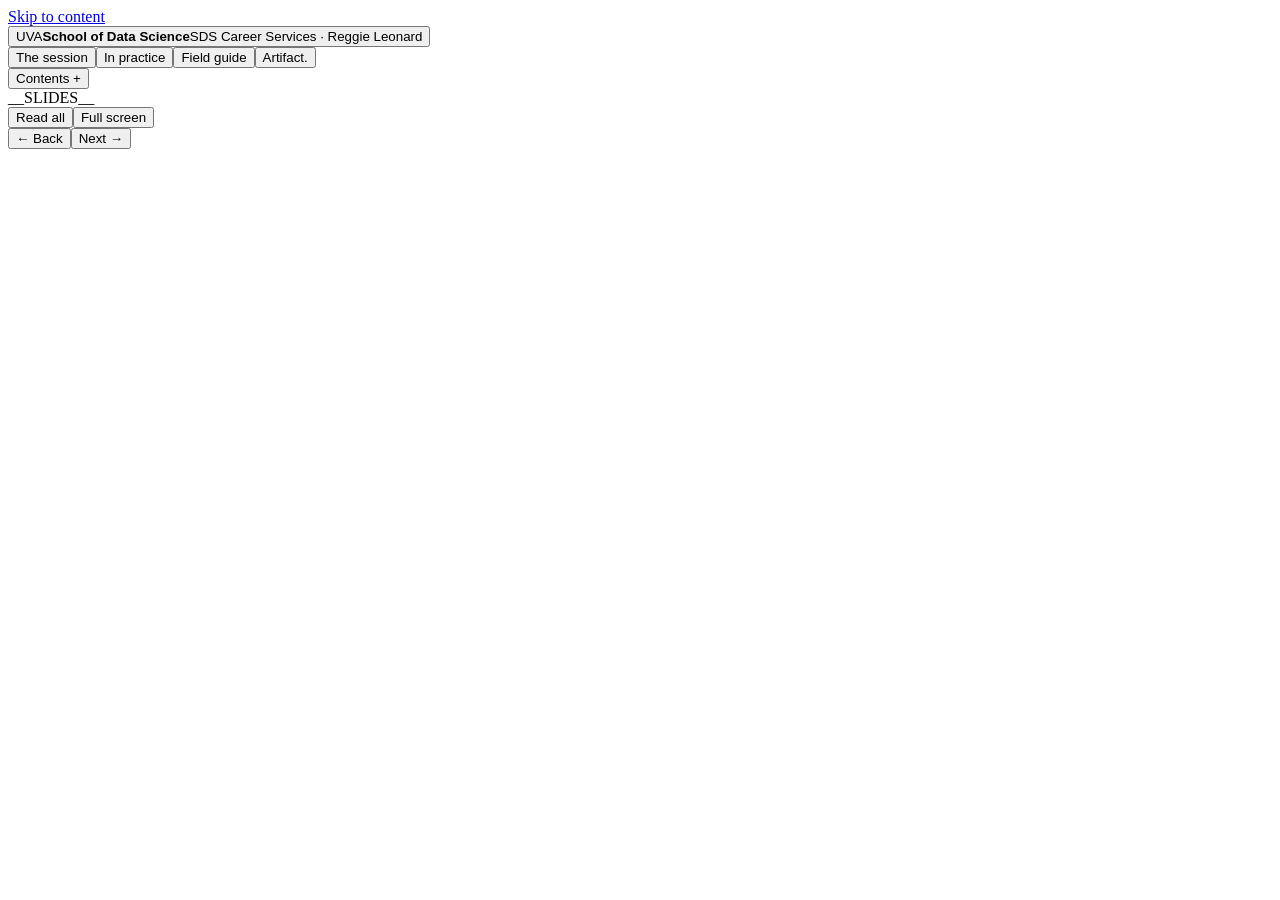
<file: src/index.template.html>
<!doctype html>
<html lang="en">
<head>
<meta charset="utf-8"><meta name="viewport" content="width=device-width,initial-scale=1">
<meta name="theme-color" content="#232D4B">
<meta name="description" content="A practical GitHub and portfolio workshop with Artifact's collection and writing kit. UVA School of Data Science, SDS Career Services.">
<meta http-equiv="Content-Security-Policy" content="__CSP__">
<title>__TITLE__</title>
<style>__STYLE__</style>
</head>
<body data-default="__DEFAULT__">
<a class="skip" href="#main">Skip to content</a>
<header class="masthead"><button class="brand" data-view="session" aria-label="Make Your Work Visible home"><span class="uva">UVA</span><span class="brandtext"><b>School of Data Science</b><span>SDS Career Services · Reggie Leonard</span></span></button><nav class="mainnav" aria-label="Main navigation"><button data-view="session" aria-current="page">The session</button><button data-view="work">In practice</button><button data-view="guide">Field guide</button><button class="artifact-word" data-artifact="collection">Artifact<span aria-hidden="true">.</span></button></nav></header>
<div class="sectionbar"><nav id="chapter-nav" aria-label="Workshop chapters"></nav><div class="sectiontools"><button class="textbutton" data-action="contents">Contents +</button></div></div>
<main id="main" tabindex="-1">
<div id="session-view"><div class="stage" id="stage">__SLIDES__</div><footer class="deckfooter"><div class="progress-meta"><span id="slide-count"></span><div class="progress-track"><span id="slide-progress"></span></div></div><div class="deck-tools"><button class="textbutton" data-action="read-all" aria-pressed="false">Read all</button><button class="textbutton" data-action="fullscreen">Full screen</button></div><div class="page-buttons"><button class="button secondary" id="previous">← Back</button><button class="button" id="next">Next →</button></div></footer></div>
<section id="work-view" class="reference-page" hidden aria-labelledby="work-heading"><div class="reference-head"><div><p class="eyebrow">In practice</p><h1 id="work-heading">Ways to get started</h1><p class="lead">Choose an activity that fits what you need. Work in your own file, repository, or tool, and use the examples and prompts when they help.</p></div><button class="button secondary" data-action="return">Return to the session</button></div><div class="practice-links"><button data-guide="start">Find datasets and guided practice</button><button data-guide="platforms">Compare portfolio platforms</button><button data-guide="tools">Explore AI and student resources</button><button data-artifact="collection">Browse Artifact</button></div><nav id="work-filters" class="tabs" aria-label="Activity categories"></nav><p id="route-summary" class="small" role="status"></p><div id="route-grid" class="route-grid"></div></section>
<section id="guide-view" class="reference-page" hidden aria-labelledby="guide-heading"><div class="reference-head"><div><p class="eyebrow">A reference for during and after the workshop</p><h1 id="guide-heading">The field guide</h1></div><button class="button secondary" data-action="return">Return to the session</button></div><div class="guide-layout"><nav id="guide-nav" aria-label="Field guide topics"></nav><article id="guide-content" class="prose"></article></div></section>
<section id="artifact-view" class="reference-page artifact-page" hidden aria-labelledby="artifact-heading"><div class="reference-head"><div><p class="eyebrow">Portfolios and technical writing</p><h1 id="artifact-heading" class="artifact-title">Artifact.</h1><p class="lead">Explore how other people present their work, then borrow an approach that helps you explain your own.</p></div><button class="button secondary" data-action="return">Return to the session</button></div><nav class="artifact-tabs" aria-label="Artifact sections"><button data-artifact="collection" aria-pressed="true">The collection</button><button data-artifact="writing" aria-pressed="false">The writing kit</button><button data-artifact="readings" aria-pressed="false">Writing examples</button></nav><div id="artifact-content"></div><footer class="artifact-foot"><p>Developed by Reggie Leonard · SDS Career Services · UVA School of Data Science</p><p>Adapted from the original Artifact collection and writing kit. Use the examples to consider how you want to present your own work.</p><button class="textbutton" data-guide="about">About the collection and its sources →</button></footer></section>
</main>
<dialog id="dialog" aria-labelledby="dialog-title"><div class="dialog-top"><h2 id="dialog-title"></h2><button class="dialog-close" data-action="close" aria-label="Close dialog">Close ×</button></div><div id="dialog-body"></div></dialog>
<div id="notification" class="notification" role="status" aria-live="polite" hidden></div>
<noscript><div class="noscript"><h2>Use the printable materials when JavaScript is unavailable.</h2><p>This interactive edition uses JavaScript for navigation and the example tabs. The source package includes a printable student worksheet and complete Markdown field guide. The session content also remains in this file for printing.</p></div></noscript>
<script type="application/json" id="workshop-data">__DATA__</script>
<script>__SCRIPT__</script>
</body></html>
</file>
